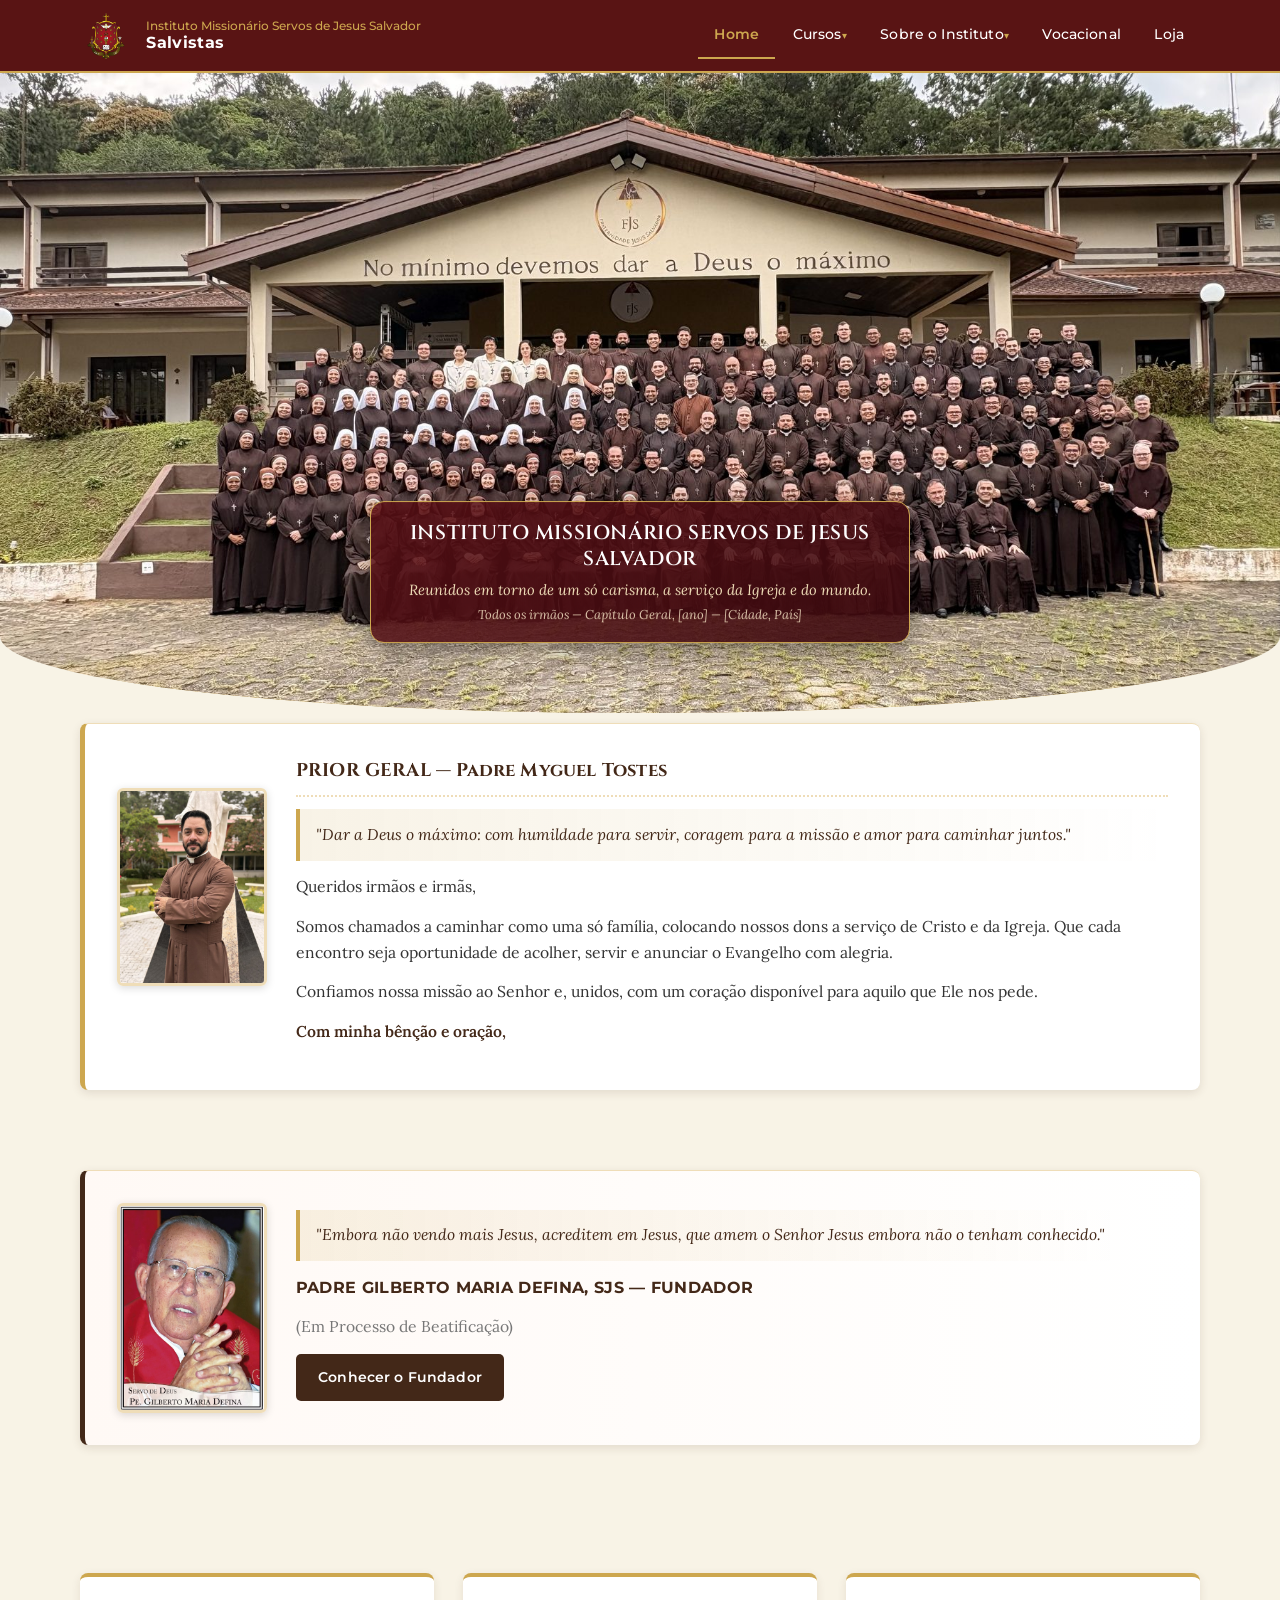
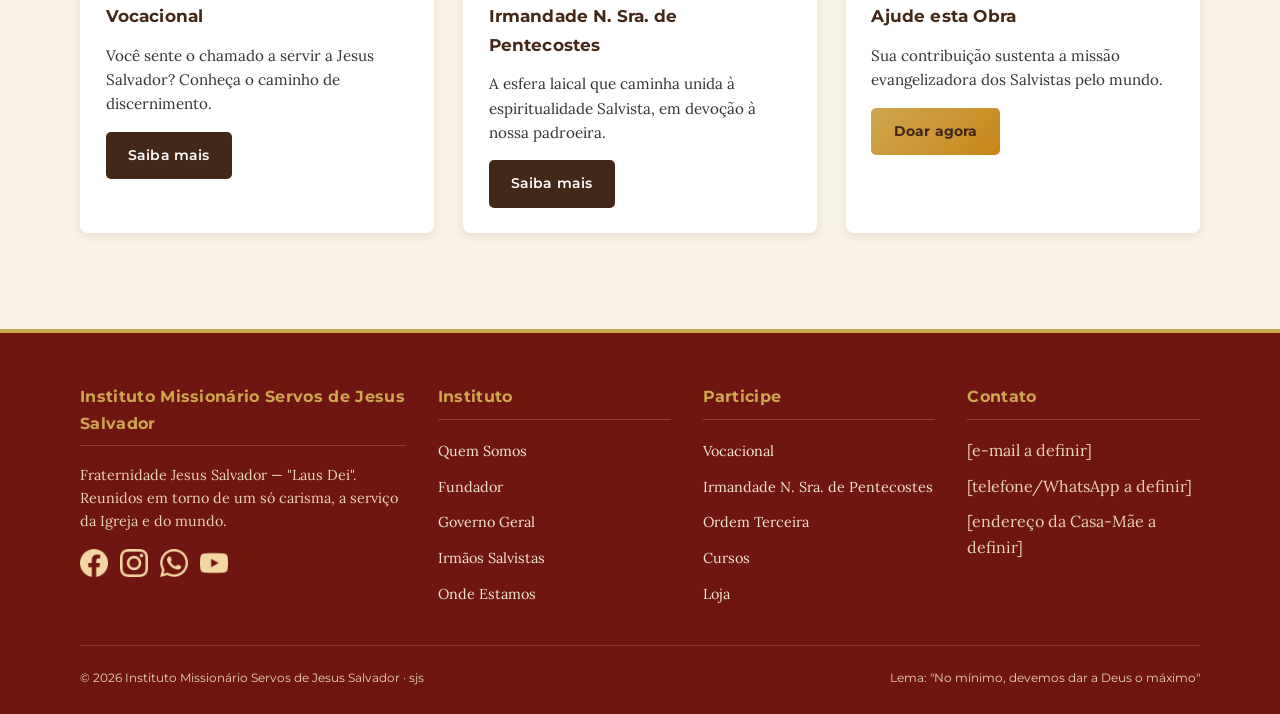
<file: index.html>
<!DOCTYPE html>
<html lang="pt-BR">
<head>
<meta charset="UTF-8">
<meta name="viewport" content="width=device-width, initial-scale=1.0, maximum-scale=1.0, user-scalable=no">
<title>Início | Instituto Missionário Servos de Jesus Salvador</title>
<meta name="description" content="Instituto Missionário Servos de Jesus Salvador — Fraternidade Jesus Salvador, Salvistas.">
<link rel="preconnect" href="https://fonts.googleapis.com">
<link rel="preconnect" href="https://fonts.gstatic.com" crossorigin>
<link href="https://fonts.googleapis.com/css2?family=Cinzel:wght@500;600&family=Lora:ital,wght@0,400;0,500;0,600;1,400&family=Montserrat:wght@500;600;700&display=swap" rel="stylesheet">
<link rel="stylesheet" href="index.css">
</head>
<body>

<header class="site-header">
  <div class="container header-bar">
    <a href="index.html" class="brand">
      <span class="brand-mark" aria-hidden="true">
        <img src="images/brasao.png" alt="Brasão do Instituto" width="44" height="44">
      </span>
      <span class="brand-text">
        <span class="eyebrow-brand">Instituto Missionário Servos de Jesus Salvador</span>
        <span class="brand-name">Salvistas</span>
      </span>
    </a>
    <button class="nav-toggle" aria-label="Abrir menu" aria-expanded="false">☰</button>
    <nav class="primary-nav" aria-label="Menu principal">
      <button class="nav-close" aria-label="Fechar menu">✕</button>
      <ul>
        <li class="active"><a href="index.html">Home</a></li>
        <li class="has-dropdown">
          <a href="#" class="dropdown-trigger">Cursos</a>
          <div class="dropdown">
            <a href="cursos.html">Cursos</a>
            <a href="formacao-permanente.html">Formação Permanente</a>
          </div>
        </li>
        <li class="has-dropdown">
          <a href="#" class="dropdown-trigger">Sobre o Instituto</a>
          <div class="dropdown">
            <a href="quem-somos.html">Quem Somos</a>
            <a href="fundador.html">Fundador</a>
            <a href="governo-geral.html">Governo Geral</a>
            <a href="irmaos-salvistas.html">Irmãos Salvistas</a>
            <a href="irmandade.html">Irmandade N. Sra. de Pentecostes</a>
            <a href="ordem-terceira.html">Ordem Terceira</a>
            <a href="onde-estamos.html">Onde Estamos</a>
            <a href="doacoes.html">Ajude esta Obra</a>
          </div>
        </li>
        <li class=""><a href="vocacional.html">Vocacional</a></li>
        <li class=""><a href="loja.html">Loja</a></li>
      </ul>
    </nav>
  </div>
</header>

<main>
<section class="home-hero">
  <div class="home-hero-photo">
    <img
      class="home-hero-photo-img"
      src="images/capitulo-geral.jpg"
      alt="Capítulo Geral — todos os irmãos do Instituto Missionário Servos de Jesus Salvador"
    >
    <div class="home-hero-box">
      <div class="home-hero-box-inner">
        <h1>Instituto Missionário Servos de Jesus Salvador</h1>
        <p class="hero-text">
          Reunidos em torno de um só carisma, a serviço da Igreja e do mundo.
        </p>
        <p class="hero-meta">
          Todos os irmãos — Capítulo Geral, [ano] — [Cidade, País]
        </p>
      </div>
    </div>
  </div>
</section>

<div class="container">
<section class="prior-message">
  <div class="priest-card">
    <div class="photo priest-photo"><img src="images/prior-geral.jpg" alt="Pe. Myguel Tostes, sjs — Prior Geral" loading="lazy"></div>
    <div class="priest-content">
      <h3>PRIOR GERAL — Padre Myguel Tostes</h3>
      <p class="card-quote">"Dar a Deus o máximo: com humildade para servir, coragem para a missão e amor para caminhar juntos."</p>
      <p>Queridos irmãos e irmãs,</p>
      <p>Somos chamados a caminhar como uma só família, colocando nossos dons a serviço de Cristo e da Igreja. Que cada encontro seja oportunidade de acolher, servir e anunciar o Evangelho com alegria.</p>
      <p>Confiamos nossa missão ao Senhor e, unidos, com um coração disponível para aquilo que Ele nos pede.</p>
      <p class="prior-blessing">Com minha bênção e oração,</p>
    </div>
  </div>
</section>

<section class="section-block">
  <div class="founder-card">
    <div class="photo founder-photo"><img src="images/fundador.jpg" alt="Padre Gilberto Maria Defina, sjs — Fundador" loading="lazy"></div>
    <div class="priest-content">
      <p class="card-quote">"Embora não vendo mais Jesus, acreditem em Jesus, que amem o Senhor Jesus embora não o tenham conhecido."</p>
      <p class="founder-cite">PADRE GILBERTO MARIA DEFINA, SJS — FUNDADOR</p>
      <p class="founder-sub">(Em Processo de Beatificação)</p>
      <a href="fundador.html" class="btn">Conhecer o Fundador</a>
    </div>
  </div>
</section>

<section class="services-grid grid grid-3">
  <div class="card">
    <h3>Vocacional</h3>
    <p>Você sente o chamado a servir a Jesus Salvador? Conheça o caminho de discernimento.</p>
    <a href="vocacional.html" class="btn">Saiba mais</a>
  </div>
  <div class="card">
    <h3>Irmandade N. Sra. de Pentecostes</h3>
    <p>A esfera laical que caminha unida à espiritualidade Salvista, em devoção à nossa padroeira.</p>
    <a href="irmandade.html" class="btn">Saiba mais</a>
  </div>
  <div class="card">
    <h3>Ajude esta Obra</h3>
    <p>Sua contribuição sustenta a missão evangelizadora dos Salvistas pelo mundo.</p>
    <a href="doacoes.html" class="btn btn-gold">Doar agora</a>
  </div>
</section>
</div>
</main>

<footer class="site-footer">
  <div class="container">
    <div class="footer-grid">
      <div>
        <h4>Instituto Missionário Servos de Jesus Salvador</h4>
        <p>Fraternidade Jesus Salvador — "Laus Dei". Reunidos em torno de um só carisma, a serviço da Igreja e do mundo.</p>
        <div class="social-row" aria-label="Redes sociais">
          <a href="#" aria-label="Facebook">
            <img src="images/facebook.png" alt="Facebook">
          </a>
          <a href="#" aria-label="Instagram">
            <img src="images/instagram.png" alt="Instagram">
          </a>
          <a href="#" aria-label="WhatsApp">
            <img src="images/whatsapp.png" alt="WhatsApp">
          </a>
          <a href="#" aria-label="YouTube">
            <img src="images/youtube.png" alt="YouTube">
          </a>
        </div>
      </div>
      <div>
        <h4>Instituto</h4>
        <ul>
          <li><a href="quem-somos.html">Quem Somos</a></li>
          <li><a href="fundador.html">Fundador</a></li>
          <li><a href="governo-geral.html">Governo Geral</a></li>
          <li><a href="irmaos-salvistas.html">Irmãos Salvistas</a></li>
          <li><a href="onde-estamos.html">Onde Estamos</a></li>
        </ul>
      </div>
      <div>
        <h4>Participe</h4>
        <ul>
          <li><a href="vocacional.html">Vocacional</a></li>
          <li><a href="irmandade.html">Irmandade N. Sra. de Pentecostes</a></li>
          <li><a href="ordem-terceira.html">Ordem Terceira</a></li>
          <li><a href="cursos.html">Cursos</a></li>
          <li><a href="loja.html">Loja</a></li>
        </ul>
      </div>
      <div>
        <h4>Contato</h4>
        <ul>
          <li>[e-mail a definir]</li>
          <li>[telefone/WhatsApp a definir]</li>
          <li>[endereço da Casa-Mãe a definir]</li>
        </ul>
      </div>
    </div>
    <div class="footer-bottom">
      <span>© <span class="js-year"></span> Instituto Missionário Servos de Jesus Salvador · sjs</span>
      <span>Lema: "No mínimo, devemos dar a Deus o máximo"</span>
    </div>
  </div>
</footer>

<script src="script.js"></script>
</body>
</html>
</file>
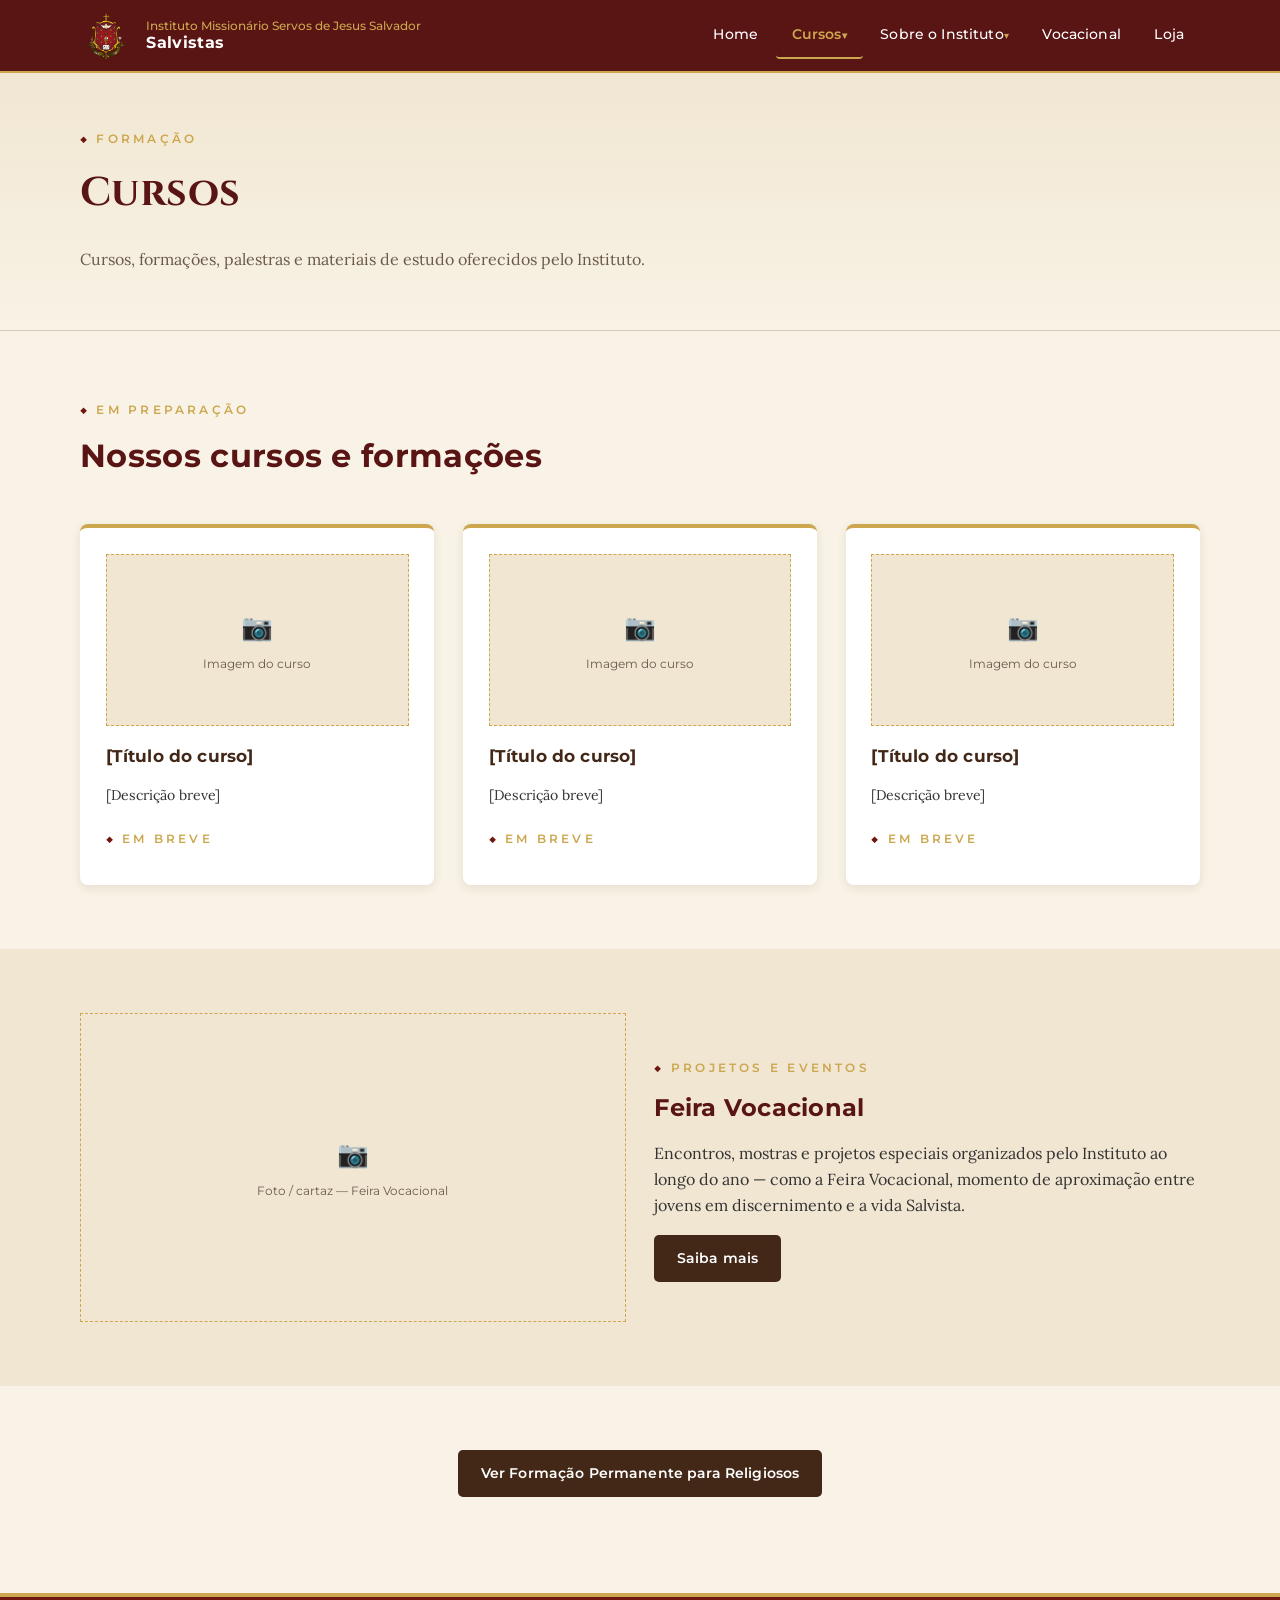
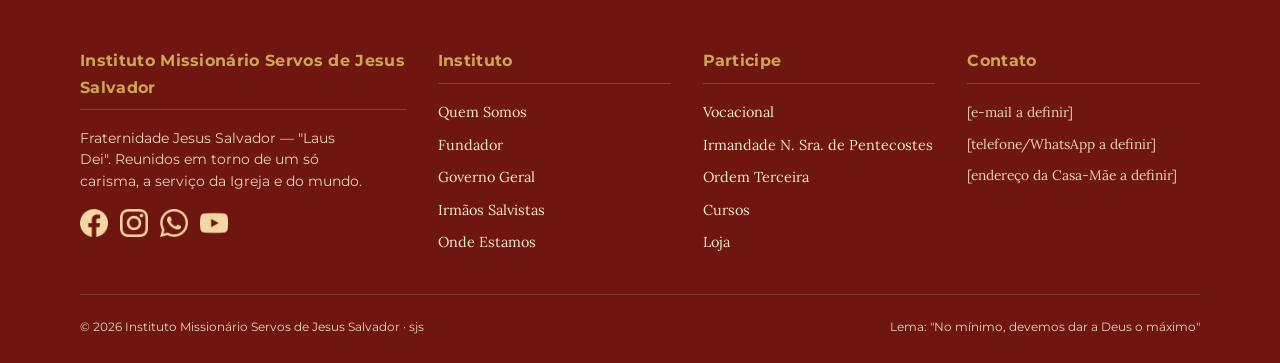
<file: cursos.html>
<!DOCTYPE html>
<html lang="pt-BR">
<head>
<meta charset="UTF-8">
<meta name="viewport" content="width=device-width, initial-scale=1.0">
<title>Cursos | Instituto Missionário Servos de Jesus Salvador</title>
<meta name="description" content="Cursos, formações e palestras do Instituto Missionário Servos de Jesus Salvador.">
<link rel="preconnect" href="https://fonts.googleapis.com">
<link rel="preconnect" href="https://fonts.gstatic.com" crossorigin>
<link href="https://fonts.googleapis.com/css2?family=Cinzel:wght@500;600&family=Lora:ital,wght@0,400;0,500;0,600;1,400&family=Montserrat:wght@500;600;700&display=swap" rel="stylesheet">
<link rel="stylesheet" href="cursos.css">
<link rel="stylesheet" href="index.css">
</head>
<body>


<header class="site-header">
  <div class="container header-bar">
    <a href="index.html" class="brand">
      <span class="brand-mark">
        <img src="images/brasao.png" alt="Brasão Salvistas">
      </span>
      <span class="brand-text">
        <span class="eyebrow-brand">Instituto Missionário Servos de Jesus Salvador</span>
        <span class="brand-name">Salvistas</span>
      </span>
    </a>
    <button class="nav-toggle" aria-label="Abrir menu" aria-expanded="false">☰</button>
    <nav class="primary-nav" aria-label="Menu principal">
      <button class="nav-close" aria-label="Fechar menu">✕</button>
      <ul>
        <li class=""><a href="index.html">Home</a></li>
        <li class="has-dropdown active">
          <a href="#" class="dropdown-trigger">Cursos</a>
          <div class="dropdown">
            <a href="cursos.html">Cursos</a>
            <a href="formacao-permanente.html">Formação Permanente</a>
          </div>
        </li>
        <li class="has-dropdown">
          <a href="#" class="dropdown-trigger">Sobre o Instituto</a>
          <div class="dropdown">
            <a href="quem-somos.html">Quem Somos</a>
            <a href="fundador.html">Fundador</a>
            <a href="governo-geral.html">Governo Geral</a>
            <a href="irmaos-salvistas.html">Irmãos Salvistas</a>
            <a href="irmandade.html">Irmandade N. Sra. de Pentecostes</a>
            <a href="ordem-terceira.html">Ordem Terceira</a>
            <a href="onde-estamos.html">Onde Estamos</a>
            <a href="doacoes.html">Ajude esta Obra</a>
          </div>
        </li>
        <li class=""><a href="vocacional.html">Vocacional</a></li>
        <li class=""><a href="loja.html">Loja</a></li>
      </ul>
    </nav>
  </div>
</header>


<main>
<div class="page-hero">
  <div class="container">
    <p class="eyebrow">Formação</p>
    <h1>Cursos</h1>
    <p class="lede" style="max-width:60ch;font-family:var(--serif);color:var(--tinta-suave);">Cursos, formações, palestras e materiais de estudo oferecidos pelo Instituto.</p>
  </div>
</div>


<section>
  <div class="container">
    <div class="section-head"><p class="eyebrow">Em preparação</p><h2>Nossos cursos e formações</h2></div>
    <div class="grid grid-3">
      <div class="card"><div class="placeholder wide"><div class="ph-inner"><span class="ph-icon">📷</span><span>Imagem do curso</span></div></div><h3 style="margin-top:1rem;">[Título do curso]</h3><p style="font-size:.88rem;">[Descrição breve]</p><span class="eyebrow" style="margin-top:.6rem;">Em breve</span></div>
      <div class="card"><div class="placeholder wide"><div class="ph-inner"><span class="ph-icon">📷</span><span>Imagem do curso</span></div></div><h3 style="margin-top:1rem;">[Título do curso]</h3><p style="font-size:.88rem;">[Descrição breve]</p><span class="eyebrow" style="margin-top:.6rem;">Em breve</span></div>
      <div class="card"><div class="placeholder wide"><div class="ph-inner"><span class="ph-icon">📷</span><span>Imagem do curso</span></div></div><h3 style="margin-top:1rem;">[Título do curso]</h3><p style="font-size:.88rem;">[Descrição breve]</p><span class="eyebrow" style="margin-top:.6rem;">Em breve</span></div>
    </div>
  </div>
</section>


<section class="tint">
  <div class="container grid grid-2" style="align-items:center;">
    <div class="placeholder wide"><div class="ph-inner"><span class="ph-icon">📷</span><span>Foto / cartaz — Feira Vocacional</span></div></div>
    <div>
      <p class="eyebrow">Projetos e eventos</p>
      <h2>Feira Vocacional</h2>
      <p>Encontros, mostras e projetos especiais organizados pelo Instituto ao longo do ano — como a Feira Vocacional, momento de aproximação entre jovens em discernimento e a vida Salvista.</p>
      <a href="#vocacional" class="btn">Saiba mais</a>
    </div>
  </div>
</section>


<section>
  <div class="container" style="text-align:center;">
    <a href="formacao-permanente.html" class="btn btn-solid">Ver Formação Permanente para Religiosos</a>
  </div>
</section>

</main>


<footer class="site-footer">
  <div class="container">
    <div class="footer-grid">
      <div>
        <h4>Instituto Missionário Servos de Jesus Salvador</h4>
        <p style="font-family:var(--ui);font-size:.85rem;max-width:32ch;">Fraternidade Jesus Salvador — "Laus Dei". Reunidos em torno de um só carisma, a serviço da Igreja e do mundo.</p>
               <div class="social-row" aria-label="Redes sociais">
          <a href="#" aria-label="Facebook">
            <img src="images/facebook.png" alt="Facebook">
          </a>
          <a href="#" aria-label="Instagram">
            <img src="images/instagram.png" alt="Instagram">
          </a>
          <a href="#" aria-label="WhatsApp">
            <img src="images/whatsapp.png" alt="WhatsApp">
          </a>
          <a href="#" aria-label="YouTube">
            <img src="images/youtube.png" alt="YouTube">
          </a>
        </div>
      </div>
      <div>
        <h4>Instituto</h4>
        <ul>
          <li><a href="quem-somos.html">Quem Somos</a></li>
          <li><a href="fundador.html">Fundador</a></li>
          <li><a href="governo-geral.html">Governo Geral</a></li>
          <li><a href="irmaos-salvistas.html">Irmãos Salvistas</a></li>
          <li><a href="onde-estamos.html">Onde Estamos</a></li>
        </ul>
      </div>
      <div>
        <h4>Participe</h4>
        <ul>
          <li><a href="vocacional.html">Vocacional</a></li>
          <li><a href="irmandade.html">Irmandade N. Sra. de Pentecostes</a></li>
          <li><a href="ordem-terceira.html">Ordem Terceira</a></li>
          <li><a href="cursos.html">Cursos</a></li>
          <li><a href="loja.html">Loja</a></li>
        </ul>
      </div>
      <div>
        <h4>Contato</h4>
        <ul>
          <li>[e-mail a definir]</li>
          <li>[telefone/WhatsApp a definir]</li>
          <li>[endereço da Casa-Mãe a definir]</li>
        </ul>
      </div>
    </div>
    <div class="footer-bottom">
      <span>© <span class="js-year"></span> Instituto Missionário Servos de Jesus Salvador · sjs</span>
      <span>Lema: "No mínimo, devemos dar a Deus o máximo"</span>
    </div>
  </div>
</footer>


<script src="script.js"></script>
</body>
</html>
</file>
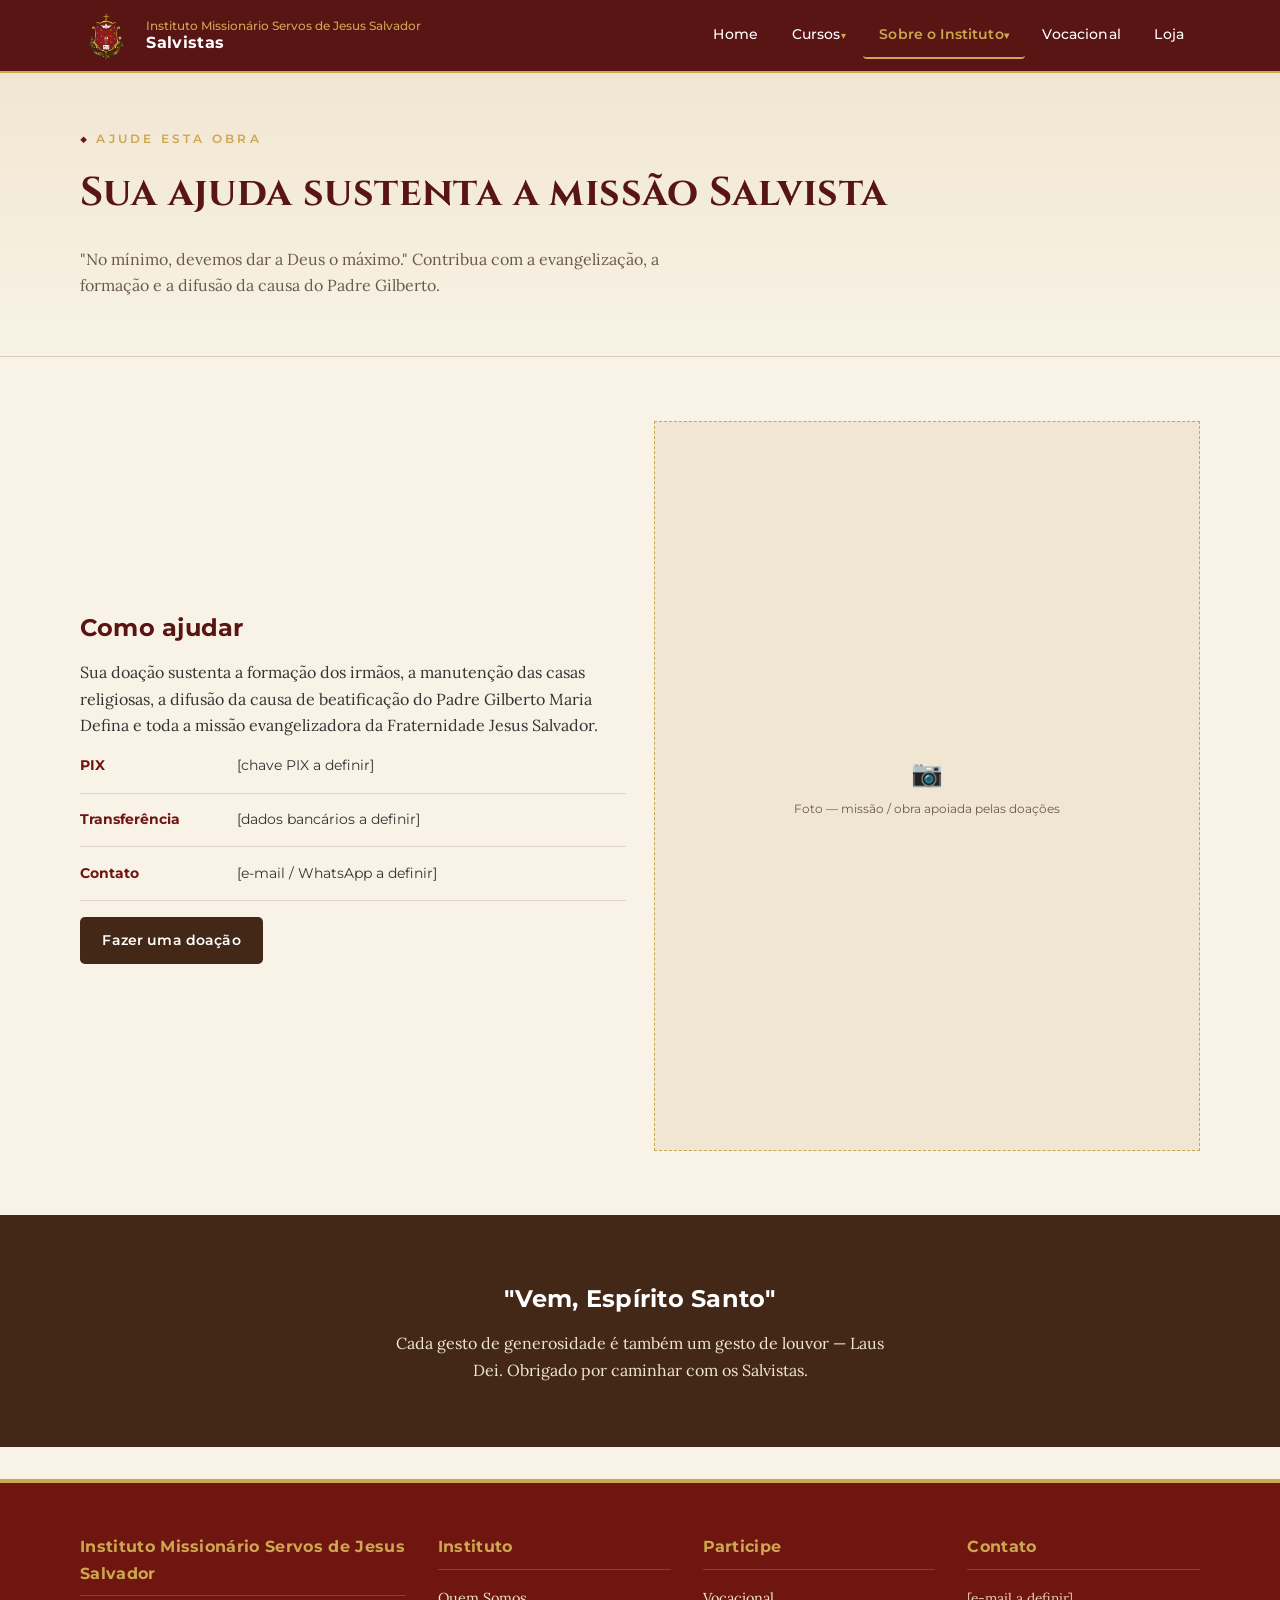
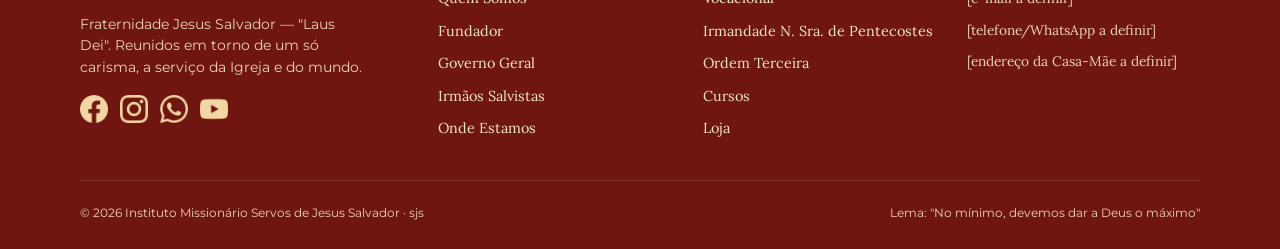
<file: doacoes.html>
<!DOCTYPE html>
<html lang="pt-BR">
<head>
<meta charset="UTF-8">
<meta name="viewport" content="width=device-width, initial-scale=1.0">
<title>Ajude esta Obra | Instituto Missionário Servos de Jesus Salvador</title>
<meta name="description" content="Contribua com a missão do Instituto Missionário Servos de Jesus Salvador.">
<link rel="preconnect" href="https://fonts.googleapis.com">
<link rel="preconnect" href="https://fonts.gstatic.com" crossorigin>
<link href="https://fonts.googleapis.com/css2?family=Cinzel:wght@500;600&family=Lora:ital,wght@0,400;0,500;0,600;1,400&family=Montserrat:wght@500;600;700&display=swap" rel="stylesheet">
<link rel="stylesheet" href="doacoes.css">
<link rel="stylesheet" href="index.css">
</head>
<body>


<header class="site-header">
  <div class="container header-bar">
    <a href="index.html" class="brand">
      <span class="brand-mark">
        <img src="images/brasao.png" alt="Brasão Salvistas">
      </span>
      <span class="brand-text">
        <span class="eyebrow-brand">Instituto Missionário Servos de Jesus Salvador</span>
        <span class="brand-name">Salvistas</span>
      </span>
    </a>
    <button class="nav-toggle" aria-label="Abrir menu" aria-expanded="false">☰</button>
    <nav class="primary-nav" aria-label="Menu principal">
      <button class="nav-close" aria-label="Fechar menu">✕</button>
      <ul>
        <li class=""><a href="index.html">Home</a></li>
        <li class="has-dropdown">
          <a href="#" class="dropdown-trigger">Cursos</a>
          <div class="dropdown">
            <a href="cursos.html">Cursos</a>
            <a href="formacao-permanente.html">Formação Permanente</a>
          </div>
        </li>
        <li class="has-dropdown active">
          <a href="#" class="dropdown-trigger">Sobre o Instituto</a>
          <div class="dropdown">
            <a href="quem-somos.html">Quem Somos</a>
            <a href="fundador.html">Fundador</a>
            <a href="governo-geral.html">Governo Geral</a>
            <a href="irmaos-salvistas.html">Irmãos Salvistas</a>
            <a href="irmandade.html">Irmandade N. Sra. de Pentecostes</a>
            <a href="ordem-terceira.html">Ordem Terceira</a>
            <a href="onde-estamos.html">Onde Estamos</a>
            <a href="doacoes.html">Ajude esta Obra</a>
          </div>
        </li>
        <li class=""><a href="vocacional.html">Vocacional</a></li>
        <li class=""><a href="loja.html">Loja</a></li>
      </ul>
    </nav>
  </div>
</header>


<main>
<div class="page-hero">
  <div class="container">
    <p class="eyebrow">Ajude esta Obra</p>
    <h1>Sua ajuda sustenta a missão Salvista</h1>
    <p class="lede" style="max-width:60ch;font-family:var(--serif);color:var(--tinta-suave);">"No mínimo, devemos dar a Deus o máximo." Contribua com a evangelização, a formação e a difusão da causa do Padre Gilberto.</p>
  </div>
</div>


<section>
  <div class="container grid grid-2" style="align-items:center;">
    <div>
      <h2>Como ajudar</h2>
      <p>Sua doação sustenta a formação dos irmãos, a manutenção das casas religiosas, a difusão da causa de beatificação do Padre Gilberto Maria Defina e toda a missão evangelizadora da Fraternidade Jesus Salvador.</p>
      <ul class="info-list">
        <li><strong>PIX</strong> [chave PIX a definir]</li>
        <li><strong>Transferência</strong> [dados bancários a definir]</li>
        <li><strong>Contato</strong> [e-mail / WhatsApp a definir]</li>
      </ul>
      <a href="#" class="btn btn-solid" style="margin-top:1rem;">Fazer uma doação</a>
    </div>
    <div class="placeholder tall"><div class="ph-inner"><span class="ph-icon">📷</span><span>Foto — missão / obra apoiada pelas doações</span></div></div>
  </div>
</section>


<section class="dark" style="text-align:center;">
  <div class="container">
    <h2 style="color:#fff;">"Vem, Espírito Santo"</h2>
    <p style="max-width:50ch;margin:0 auto;">Cada gesto de generosidade é também um gesto de louvor — Laus Dei. Obrigado por caminhar com os Salvistas.</p>
  </div>
</section>

</main>


<footer class="site-footer">
  <div class="container">
    <div class="footer-grid">
      <div>
        <h4>Instituto Missionário Servos de Jesus Salvador</h4>
        <p style="font-family:var(--ui);font-size:.85rem;max-width:32ch;">Fraternidade Jesus Salvador — "Laus Dei". Reunidos em torno de um só carisma, a serviço da Igreja e do mundo.</p>
                <div class="social-row" aria-label="Redes sociais">
          <a href="#" aria-label="Facebook">
            <img src="images/facebook.png" alt="Facebook">
          </a>
          <a href="#" aria-label="Instagram">
            <img src="images/instagram.png" alt="Instagram">
          </a>
          <a href="#" aria-label="WhatsApp">
            <img src="images/whatsapp.png" alt="WhatsApp">
          </a>
          <a href="#" aria-label="YouTube">
            <img src="images/youtube.png" alt="YouTube">
          </a>
        </div>
      </div>
      <div>
        <h4>Instituto</h4>
        <ul>
          <li><a href="quem-somos.html">Quem Somos</a></li>
          <li><a href="fundador.html">Fundador</a></li>
          <li><a href="governo-geral.html">Governo Geral</a></li>
          <li><a href="irmaos-salvistas.html">Irmãos Salvistas</a></li>
          <li><a href="onde-estamos.html">Onde Estamos</a></li>
        </ul>
      </div>
      <div>
        <h4>Participe</h4>
        <ul>
          <li><a href="vocacional.html">Vocacional</a></li>
          <li><a href="irmandade.html">Irmandade N. Sra. de Pentecostes</a></li>
          <li><a href="ordem-terceira.html">Ordem Terceira</a></li>
          <li><a href="cursos.html">Cursos</a></li>
          <li><a href="loja.html">Loja</a></li>
        </ul>
      </div>
      <div>
        <h4>Contato</h4>
        <ul>
          <li>[e-mail a definir]</li>
          <li>[telefone/WhatsApp a definir]</li>
          <li>[endereço da Casa-Mãe a definir]</li>
        </ul>
      </div>
    </div>
    <div class="footer-bottom">
      <span>© <span class="js-year"></span> Instituto Missionário Servos de Jesus Salvador · sjs</span>
      <span>Lema: "No mínimo, devemos dar a Deus o máximo"</span>
    </div>
  </div>
</footer>


<script src="script.js"></script>
</body>
</html>
</file>
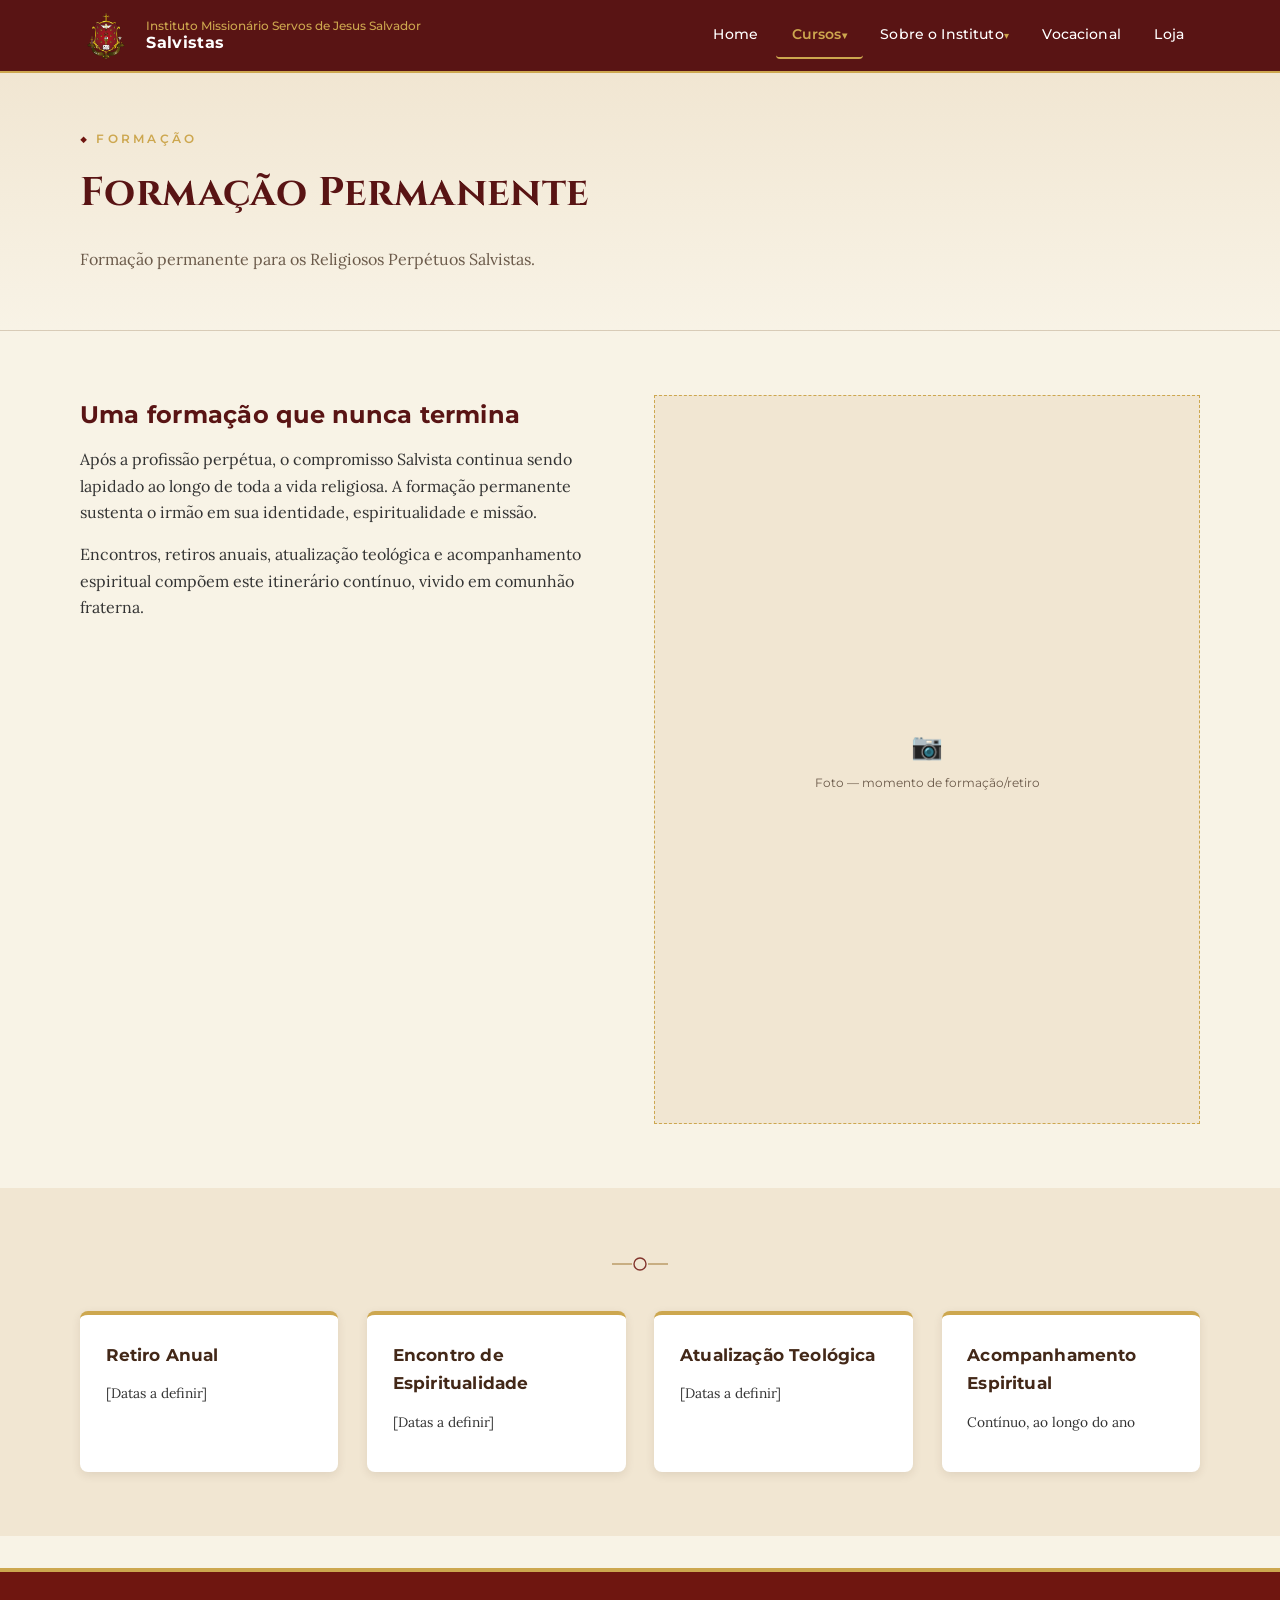
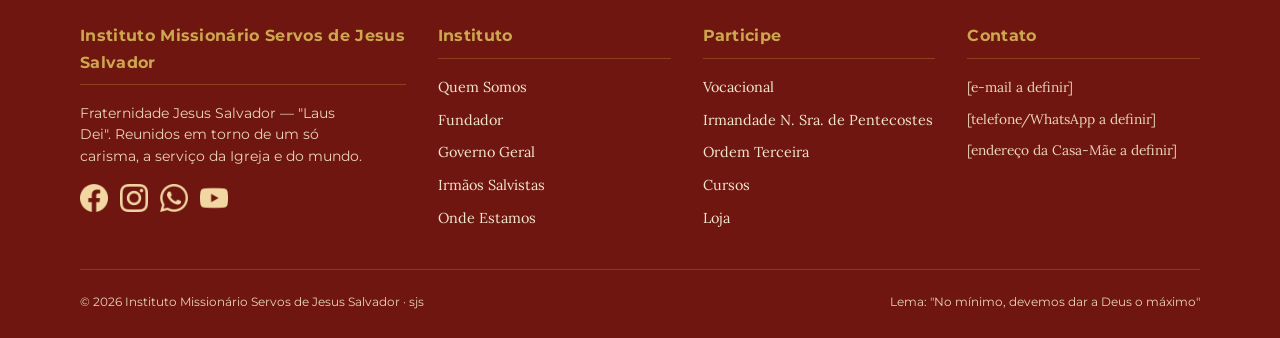
<file: formacao-permanente.html>
<!DOCTYPE html>
<html lang="pt-BR">
<head>
<meta charset="UTF-8">
<meta name="viewport" content="width=device-width, initial-scale=1.0">
<title>Formação Permanente | Instituto Missionário Servos de Jesus Salvador</title>
<meta name="description" content="Formação permanente para os Religiosos Perpétuos Salvistas.">
<link rel="preconnect" href="https://fonts.googleapis.com">
<link rel="preconnect" href="https://fonts.gstatic.com" crossorigin>
<link href="https://fonts.googleapis.com/css2?family=Cinzel:wght@500;600&family=Lora:ital,wght@0,400;0,500;0,600;1,400&family=Montserrat:wght@500;600;700&display=swap" rel="stylesheet">
<link rel="stylesheet" href="formacao-permanente.css">
<link rel="stylesheet" href="index.css">
</head>
<body>


<header class="site-header">
  <div class="container header-bar">
    <a href="index.html" class="brand">
      <span class="brand-mark">
        <img src="images/brasao.png" alt="Brasão Salvistas">
      </span>
      <span class="brand-text">
        <span class="eyebrow-brand">Instituto Missionário Servos de Jesus Salvador</span>
        <span class="brand-name">Salvistas</span>
      </span>
    </a>
    <button class="nav-toggle" aria-label="Abrir menu" aria-expanded="false">☰</button>
    <nav class="primary-nav" aria-label="Menu principal">
      <button class="nav-close" aria-label="Fechar menu">✕</button>
      <ul>
        <li class=""><a href="index.html">Home</a></li>
        <li class="has-dropdown active">
          <a href="#" class="dropdown-trigger">Cursos</a>
          <div class="dropdown">
            <a href="cursos.html">Cursos</a>
            <a href="formacao-permanente.html">Formação Permanente</a>
          </div>
        </li>
        <li class="has-dropdown">
          <a href="#" class="dropdown-trigger">Sobre o Instituto</a>
          <div class="dropdown">
            <a href="quem-somos.html">Quem Somos</a>
            <a href="fundador.html">Fundador</a>
            <a href="governo-geral.html">Governo Geral</a>
            <a href="irmaos-salvistas.html">Irmãos Salvistas</a>
            <a href="irmandade.html">Irmandade N. Sra. de Pentecostes</a>
            <a href="ordem-terceira.html">Ordem Terceira</a>
            <a href="onde-estamos.html">Onde Estamos</a>
            <a href="doacoes.html">Ajude esta Obra</a>
          </div>
        </li>
        <li class=""><a href="vocacional.html">Vocacional</a></li>
        <li class=""><a href="loja.html">Loja</a></li>
      </ul>
    </nav>
  </div>
</header>


<main>
<div class="page-hero">
  <div class="container">
    <p class="eyebrow">Formação</p>
    <h1>Formação Permanente</h1>
    <p class="lede" style="max-width:60ch;font-family:var(--serif);color:var(--tinta-suave);">Formação permanente para os Religiosos Perpétuos Salvistas.</p>
  </div>
</div>


<section>
  <div class="container grid grid-2">
    <div>
      <h2>Uma formação que nunca termina</h2>
      <p>Após a profissão perpétua, o compromisso Salvista continua sendo lapidado ao longo de toda a vida religiosa. A formação permanente sustenta o irmão em sua identidade, espiritualidade e missão.</p>
      <p>Encontros, retiros anuais, atualização teológica e acompanhamento espiritual compõem este itinerário contínuo, vivido em comunhão fraterna.</p>
    </div>
    <div class="placeholder tall"><div class="ph-inner"><span class="ph-icon">📷</span><span>Foto — momento de formação/retiro</span></div></div>
  </div>
</section>


<section class="tint">
  <div class="container">
    <div class="divider-rays" aria-hidden="true">
      <svg viewBox="0 0 60 24" width="60" height="24"><path d="M2 12 H22" stroke="#af8a4e" stroke-width="1.4"/>
      <circle cx="30" cy="12" r="6" fill="none" stroke="#6f1610" stroke-width="1.4"/>
      <path d="M38 12 H58" stroke="#af8a4e" stroke-width="1.4"/></svg>
    </div>
    <div class="grid grid-4">
      <div class="card"><h3>Retiro Anual</h3><p style="font-size:.86rem;">[Datas a definir]</p></div>
      <div class="card"><h3>Encontro de Espiritualidade</h3><p style="font-size:.86rem;">[Datas a definir]</p></div>
      <div class="card"><h3>Atualização Teológica</h3><p style="font-size:.86rem;">[Datas a definir]</p></div>
      <div class="card"><h3>Acompanhamento Espiritual</h3><p style="font-size:.86rem;">Contínuo, ao longo do ano</p></div>
    </div>
  </div>
</section>

</main>


<footer class="site-footer">
  <div class="container">
    <div class="footer-grid">
      <div>
        <h4>Instituto Missionário Servos de Jesus Salvador</h4>
        <p style="font-family:var(--ui);font-size:.85rem;max-width:32ch;">Fraternidade Jesus Salvador — "Laus Dei". Reunidos em torno de um só carisma, a serviço da Igreja e do mundo.</p>
                <div class="social-row" aria-label="Redes sociais">
          <a href="#" aria-label="Facebook">
            <img src="images/facebook.png" alt="Facebook">
          </a>
          <a href="#" aria-label="Instagram">
            <img src="images/instagram.png" alt="Instagram">
          </a>
          <a href="#" aria-label="WhatsApp">
            <img src="images/whatsapp.png" alt="WhatsApp">
          </a>
          <a href="#" aria-label="YouTube">
            <img src="images/youtube.png" alt="YouTube">
          </a>
        </div>
      </div>
      <div>
        <h4>Instituto</h4>
        <ul>
          <li><a href="quem-somos.html">Quem Somos</a></li>
          <li><a href="fundador.html">Fundador</a></li>
          <li><a href="governo-geral.html">Governo Geral</a></li>
          <li><a href="irmaos-salvistas.html">Irmãos Salvistas</a></li>
          <li><a href="onde-estamos.html">Onde Estamos</a></li>
        </ul>
      </div>
      <div>
        <h4>Participe</h4>
        <ul>
          <li><a href="vocacional.html">Vocacional</a></li>
          <li><a href="irmandade.html">Irmandade N. Sra. de Pentecostes</a></li>
          <li><a href="ordem-terceira.html">Ordem Terceira</a></li>
          <li><a href="cursos.html">Cursos</a></li>
          <li><a href="loja.html">Loja</a></li>
        </ul>
      </div>
      <div>
        <h4>Contato</h4>
        <ul>
          <li>[e-mail a definir]</li>
          <li>[telefone/WhatsApp a definir]</li>
          <li>[endereço da Casa-Mãe a definir]</li>
        </ul>
      </div>
    </div>
    <div class="footer-bottom">
      <span>© <span class="js-year"></span> Instituto Missionário Servos de Jesus Salvador · sjs</span>
      <span>Lema: "No mínimo, devemos dar a Deus o máximo"</span>
    </div>
  </div>
</footer>


<script src="script.js"></script>
</body>
</html>
</file>
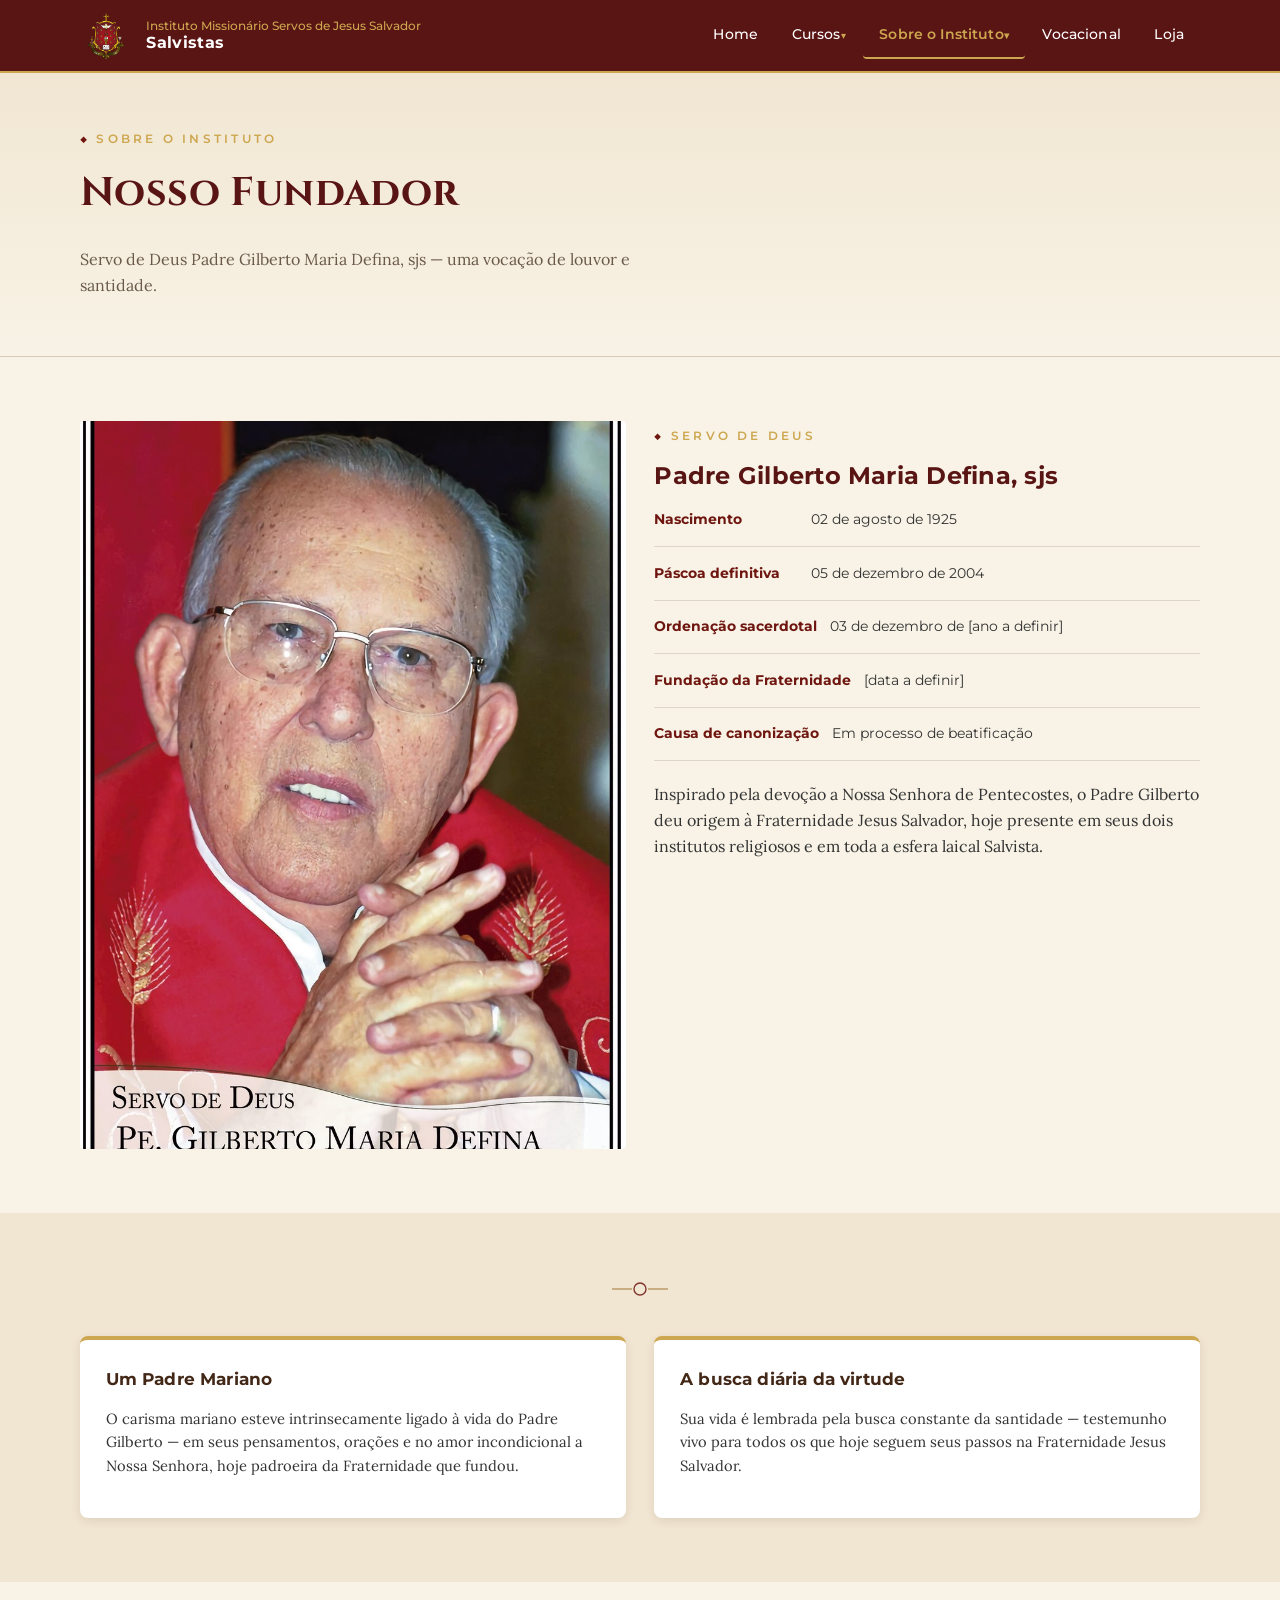
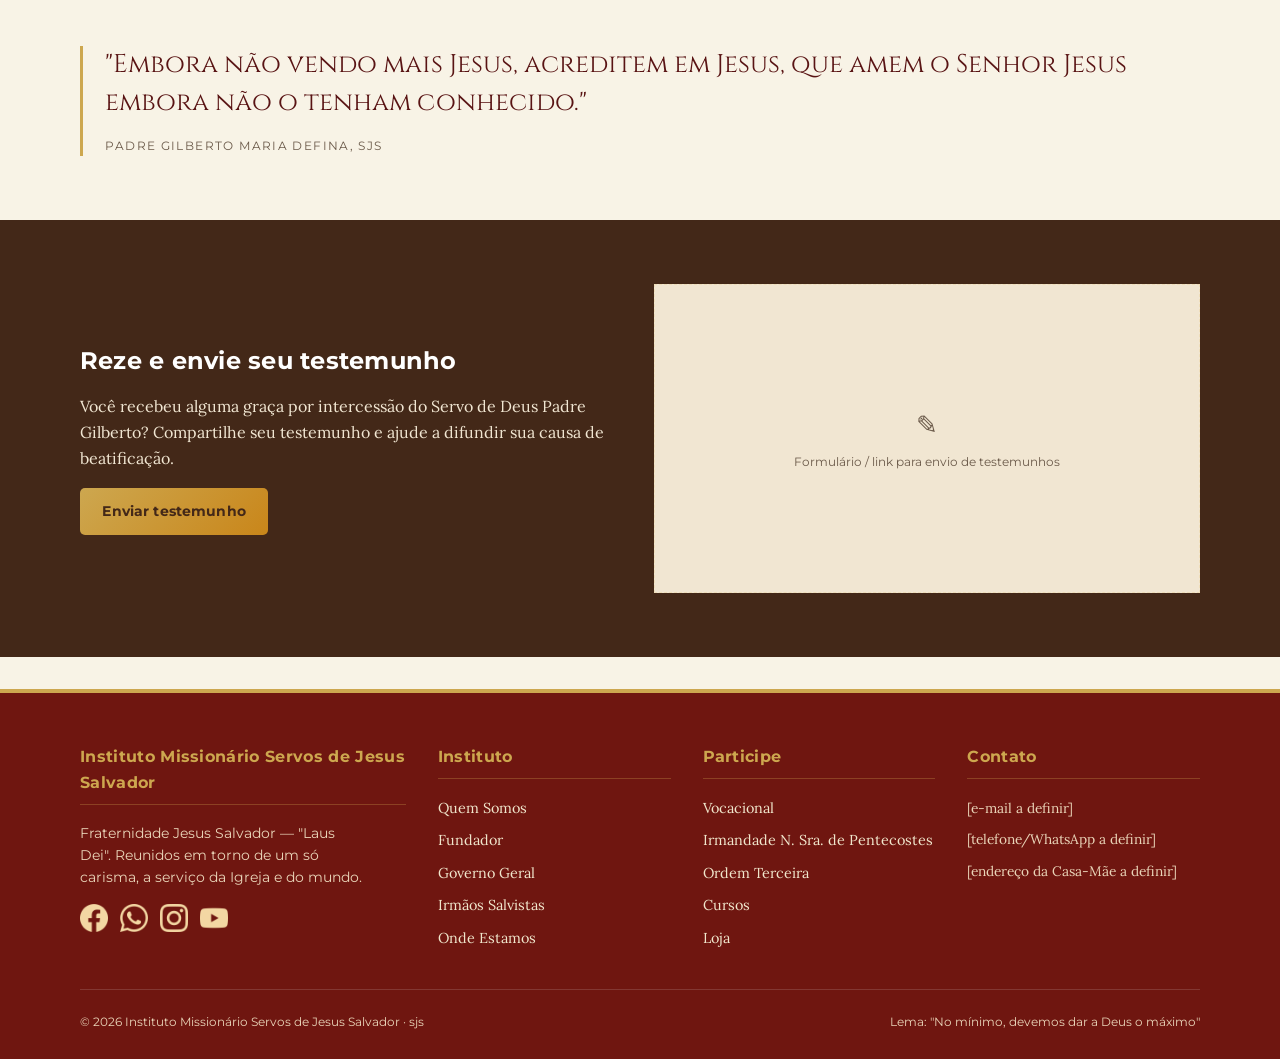
<file: fundador.html>
<!DOCTYPE html>
<html lang="pt-BR">
<head>
<meta charset="UTF-8">
<meta name="viewport" content="width=device-width, initial-scale=1.0">
<title>Fundador | Instituto Missionário Servos de Jesus Salvador</title>
<meta name="description" content="Servo de Deus Padre Gilberto Maria Defina, sjs — fundador da Fraternidade Jesus Salvador.">
<link rel="preconnect" href="https://fonts.googleapis.com">
<link rel="preconnect" href="https://fonts.gstatic.com" crossorigin>
<link href="https://fonts.googleapis.com/css2?family=Cinzel:wght@500;600&family=Lora:ital,wght@0,400;0,500;0,600;1,400&family=Montserrat:wght@500;600;700&display=swap" rel="stylesheet">
<link rel="stylesheet" href="fundador.css">
<link rel="stylesheet" href="index.css">
</head>
<body>


<header class="site-header">
  <div class="container header-bar">
    <a href="index.html" class="brand">
      <span class="brand-mark">
        <img src="images/brasao.png" alt="Brasão Salvistas">
      </span>
      <span class="brand-text">
        <span class="eyebrow-brand">Instituto Missionário Servos de Jesus Salvador</span>
        <span class="brand-name">Salvistas</span>
      </span>
    </a>
    <button class="nav-toggle" aria-label="Abrir menu" aria-expanded="false">☰</button>
    <nav class="primary-nav" aria-label="Menu principal">
      <button class="nav-close" aria-label="Fechar menu">✕</button>
      <ul>
        <li class=""><a href="index.html">Home</a></li>
        <li class="has-dropdown">
          <a href="#" class="dropdown-trigger">Cursos</a>
          <div class="dropdown">
            <a href="cursos.html">Cursos</a>
            <a href="formacao-permanente.html">Formação Permanente</a>
          </div>
        </li>
        <li class="has-dropdown active">
          <a href="#" class="dropdown-trigger">Sobre o Instituto</a>
          <div class="dropdown">
            <a href="quem-somos.html">Quem Somos</a>
            <a href="fundador.html">Fundador</a>
            <a href="governo-geral.html">Governo Geral</a>
            <a href="irmaos-salvistas.html">Irmãos Salvistas</a>
            <a href="irmandade.html">Irmandade N. Sra. de Pentecostes</a>
            <a href="ordem-terceira.html">Ordem Terceira</a>
            <a href="onde-estamos.html">Onde Estamos</a>
            <a href="doacoes.html">Ajude esta Obra</a>
          </div>
        </li>
        <li class=""><a href="vocacional.html">Vocacional</a></li>
        <li class=""><a href="loja.html">Loja</a></li>
      </ul>
    </nav>
  </div>
</header>


<main>
<div class="page-hero">
  <div class="container">
    <p class="eyebrow">Sobre o Instituto</p>
    <h1>Nosso Fundador</h1>
    <p class="lede" style="max-width:60ch;font-family:var(--serif);color:var(--tinta-suave);">Servo de Deus Padre Gilberto Maria Defina, sjs — uma vocação de louvor e santidade.</p>
  </div>
</div>


<section>
  <div class="container grid grid-2" style="align-items:start;">
    <div class="photo tall"><img src="images/fundador.jpg" alt="Padre Gilberto Maria Defina, sjs — Fundador" loading="lazy"></div>
    <div>
      <p class="eyebrow">Servo de Deus</p>
      <h2>Padre Gilberto Maria Defina, sjs</h2>
      <ul class="info-list">
        <li><strong>Nascimento</strong> 02 de agosto de 1925</li>
        <li><strong>Páscoa definitiva</strong> 05 de dezembro de 2004</li>
        <li><strong>Ordenação sacerdotal</strong> 03 de dezembro de [ano a definir]</li>
        <li><strong>Fundação da Fraternidade</strong> [data a definir]</li>
        <li><strong>Causa de canonização</strong> Em processo de beatificação</li>
      </ul>
      <p style="margin-top:1.2rem;">Inspirado pela devoção a Nossa Senhora de Pentecostes, o Padre Gilberto deu origem à Fraternidade Jesus Salvador, hoje presente em seus dois institutos religiosos e em toda a esfera laical Salvista.</p>
    </div>
  </div>
</section>


<section class="tint">
  <div class="container">
    <div class="divider-rays" aria-hidden="true">
      <svg viewBox="0 0 60 24" width="60" height="24"><path d="M2 12 H22" stroke="#af8a4e" stroke-width="1.4"/>
      <circle cx="30" cy="12" r="6" fill="none" stroke="#6f1610" stroke-width="1.4"/>
      <path d="M38 12 H58" stroke="#af8a4e" stroke-width="1.4"/></svg>
    </div>
    <div class="grid grid-2">
      <div class="card">
        <h3>Um Padre Mariano</h3>
        <p style="font-size:.92rem;">O carisma mariano esteve intrinsecamente ligado à vida do Padre Gilberto — em seus pensamentos, orações e no amor incondicional a Nossa Senhora, hoje padroeira da Fraternidade que fundou.</p>
      </div>
      <div class="card">
        <h3>A busca diária da virtude</h3>
        <p style="font-size:.92rem;">Sua vida é lembrada pela busca constante da santidade — testemunho vivo para todos os que hoje seguem seus passos na Fraternidade Jesus Salvador.</p>
      </div>
    </div>
  </div>
</section>


<section>
  <div class="container">
    <blockquote class="pull-quote">
      "Embora não vendo mais Jesus, acreditem em Jesus, que amem o Senhor Jesus embora não o tenham conhecido."
      <cite>Padre Gilberto Maria Defina, sjs</cite>
    </blockquote>
  </div>
</section>


<section class="dark">
  <div class="container grid grid-2" style="align-items:center;">
    <div>
      <h2 style="color:#fff;">Reze e envie seu testemunho</h2>
      <p>Você recebeu alguma graça por intercessão do Servo de Deus Padre Gilberto? Compartilhe seu testemunho e ajude a difundir sua causa de beatificação.</p>
      <a href="doacoes.html" class="btn btn-gold">Enviar testemunho</a>
    </div>
    <div class="placeholder wide gold-border"><div class="ph-inner"><span class="ph-icon">✎</span><span>Formulário / link para envio de testemunhos</span></div></div>
  </div>
</section>

</main>


<footer class="site-footer">
  <div class="container">
    <div class="footer-grid">
      <div>
        <h4>Instituto Missionário Servos de Jesus Salvador</h4>
        <p style="font-family:var(--ui);font-size:.85rem;max-width:32ch;">Fraternidade Jesus Salvador — "Laus Dei". Reunidos em torno de um só carisma, a serviço da Igreja e do mundo.</p>
        <div class="social-row" aria-label="Redes sociais">
          <a href="#" aria-label="Facebook">
            <img src="images/facebook.png" alt="Facebook">
          </a>
          <a href="#" aria-label="WhatsApp">
            <img src="images/whatsapp.png" alt="WhatsApp">
          </a>
          <a href="#" aria-label="Instagram">
            <img src="images/instagram.png" alt="Instagram">
          </a>
          <a href="#" aria-label="YouTube">
            <img src="images/youtube.png" alt="YouTube">
          </a>
        </div>
      </div>
      <div>
        <h4>Instituto</h4>
        <ul>
          <li><a href="quem-somos.html">Quem Somos</a></li>
          <li><a href="fundador.html">Fundador</a></li>
          <li><a href="governo-geral.html">Governo Geral</a></li>
          <li><a href="irmaos-salvistas.html">Irmãos Salvistas</a></li>
          <li><a href="onde-estamos.html">Onde Estamos</a></li>
        </ul>
      </div>
      <div>
        <h4>Participe</h4>
        <ul>
          <li><a href="vocacional.html">Vocacional</a></li>
          <li><a href="irmandade.html">Irmandade N. Sra. de Pentecostes</a></li>
          <li><a href="ordem-terceira.html">Ordem Terceira</a></li>
          <li><a href="cursos.html">Cursos</a></li>
          <li><a href="loja.html">Loja</a></li>
        </ul>
      </div>
      <div>
        <h4>Contato</h4>
        <ul>
          <li>[e-mail a definir]</li>
          <li>[telefone/WhatsApp a definir]</li>
          <li>[endereço da Casa-Mãe a definir]</li>
        </ul>
      </div>
    </div>
    <div class="footer-bottom">
      <span>© <span class="js-year"></span> Instituto Missionário Servos de Jesus Salvador · sjs</span>
      <span>Lema: "No mínimo, devemos dar a Deus o máximo"</span>
    </div>
  </div>
</footer>


<script src="script.js"></script>
</body>
</html>
</file>
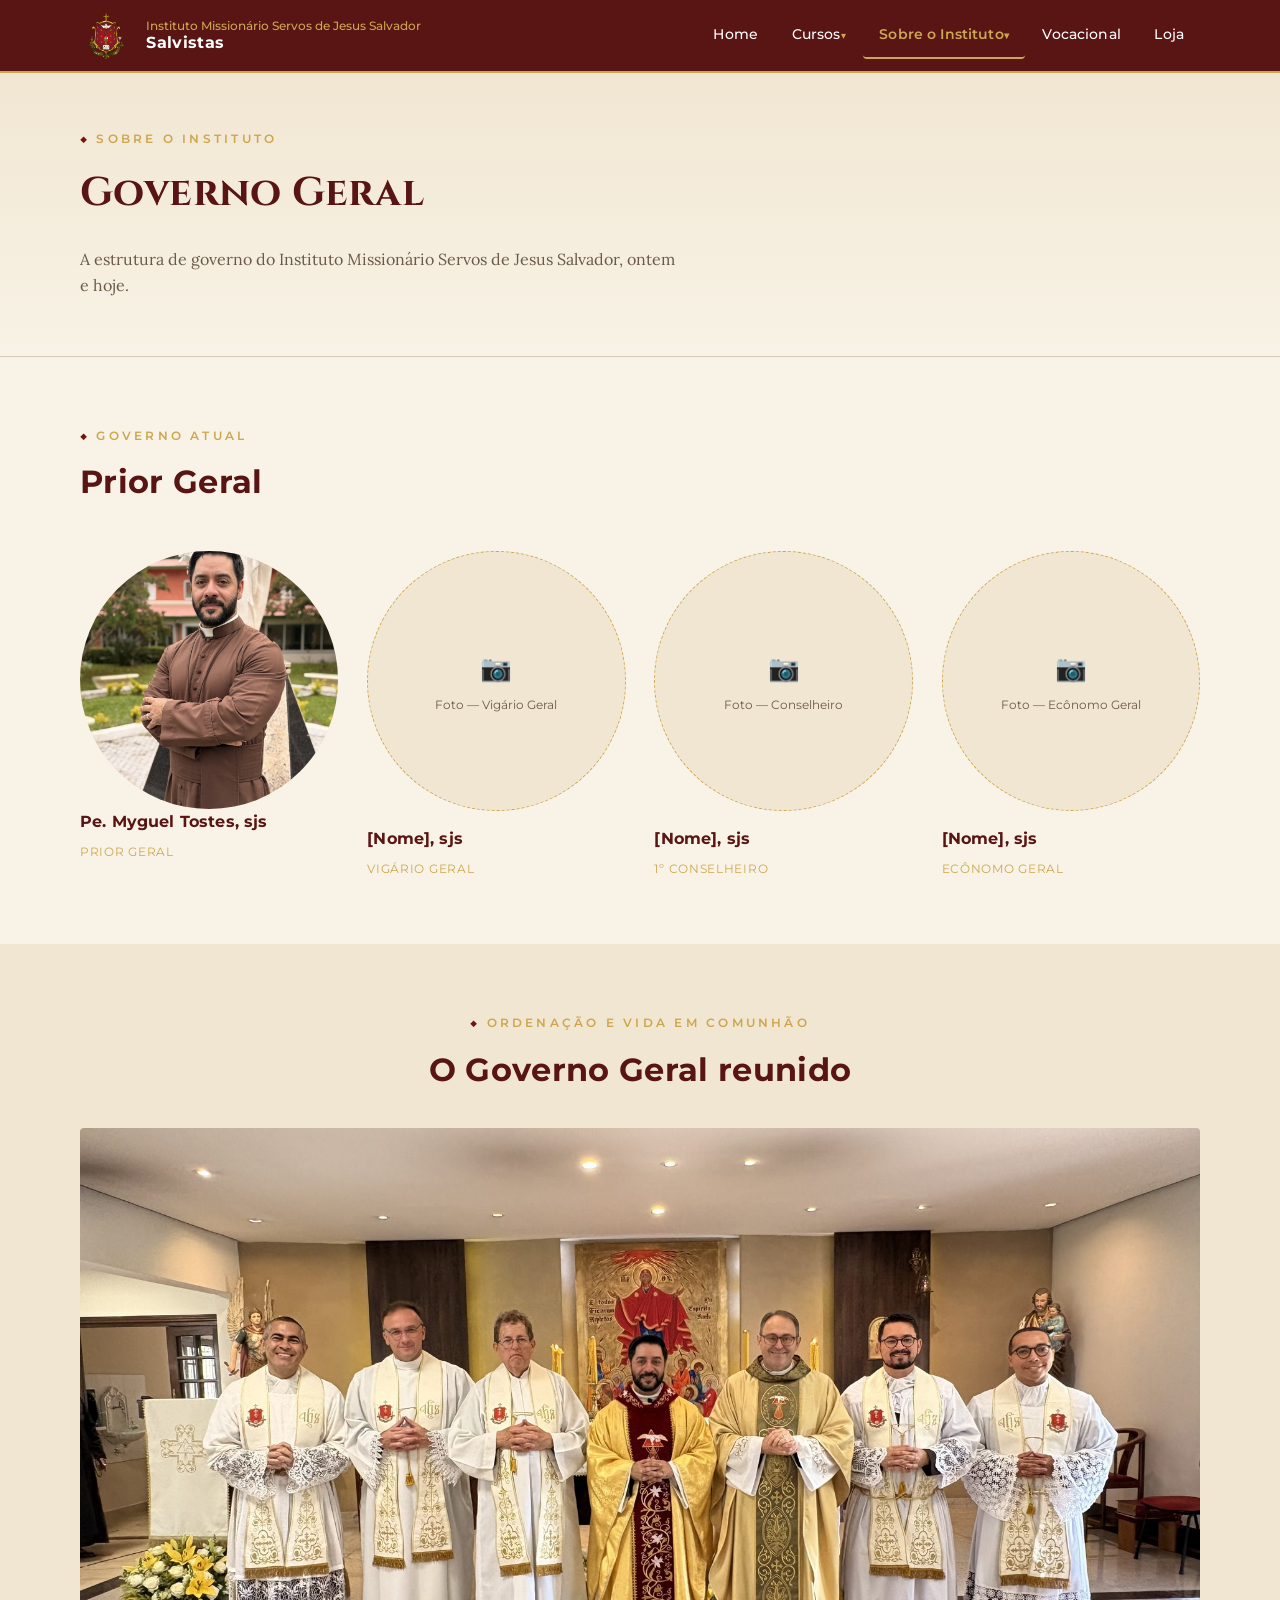
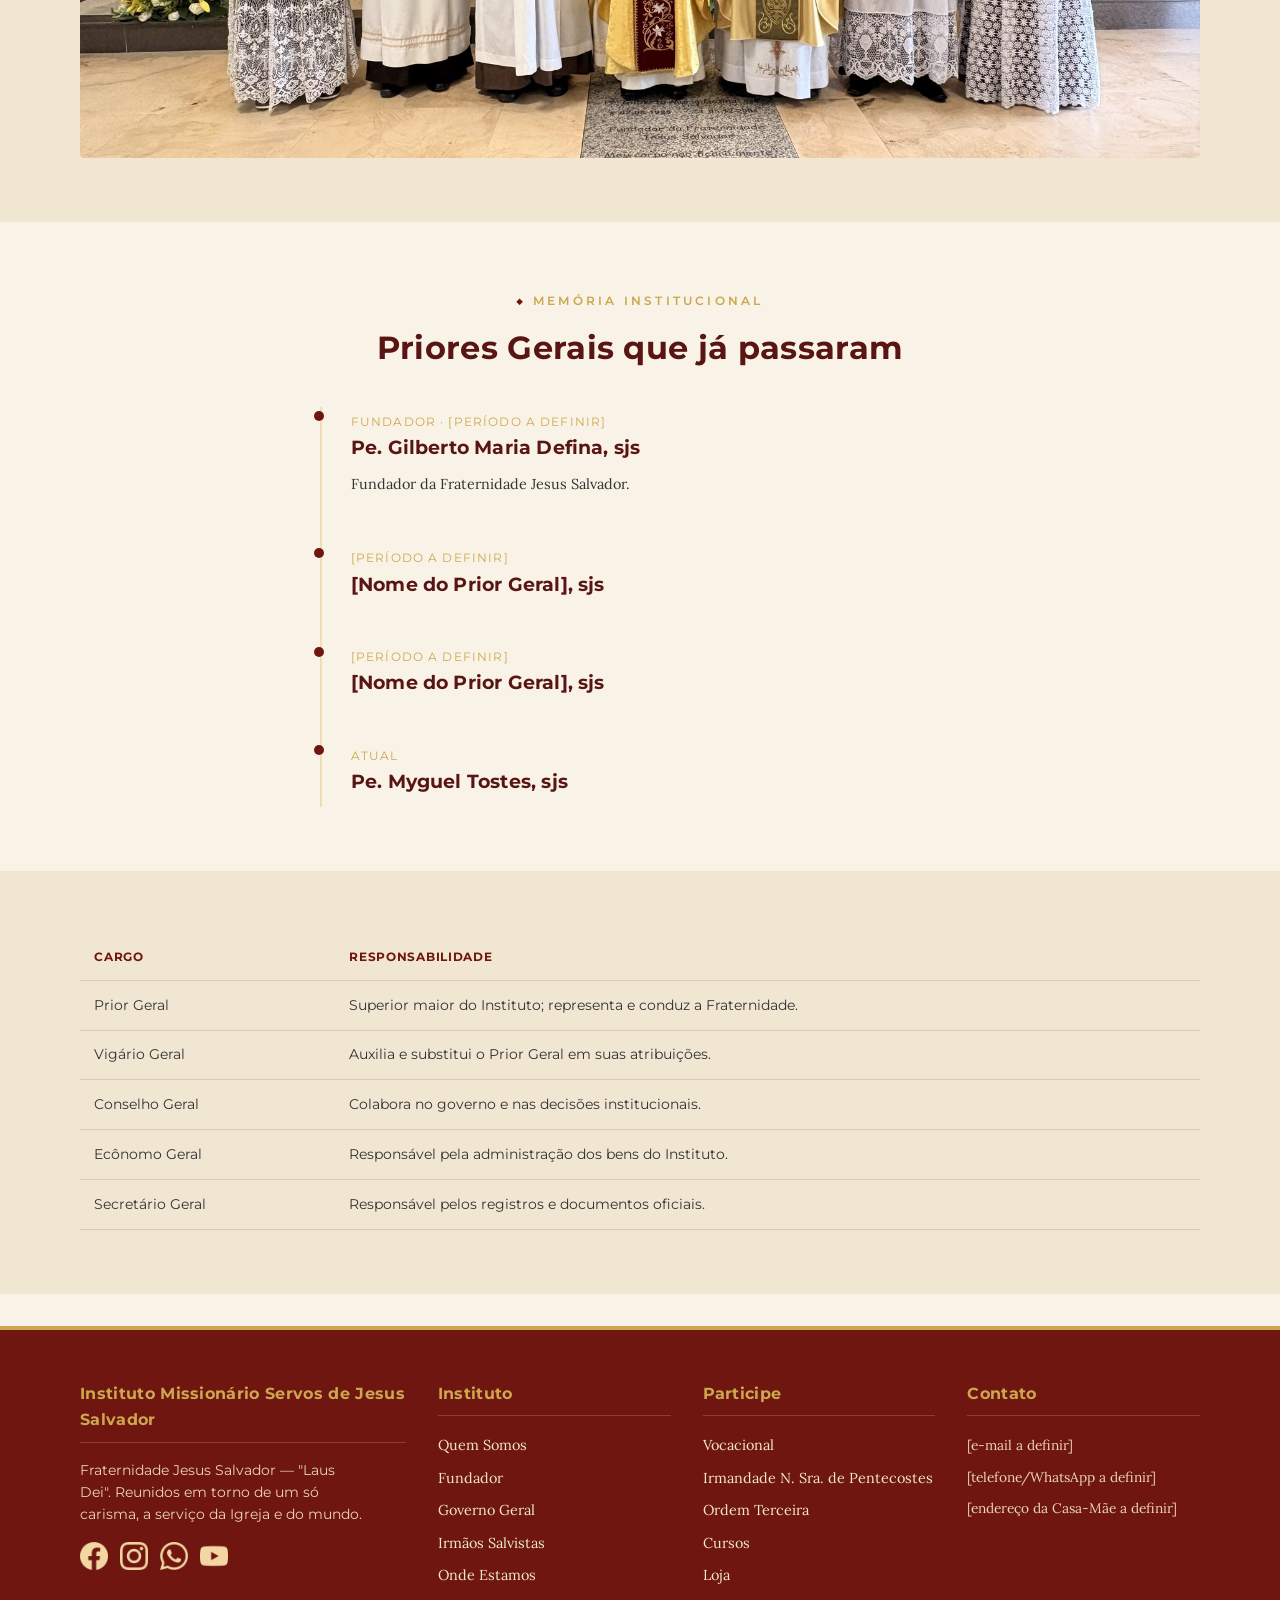
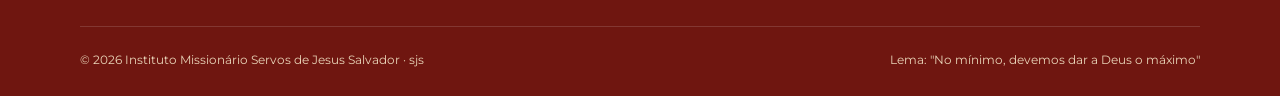
<file: governo-geral.html>
<!DOCTYPE html>
<html lang="pt-BR">
<head>
<meta charset="UTF-8">
<meta name="viewport" content="width=device-width, initial-scale=1.0">
<title>Governo Geral | Instituto Missionário Servos de Jesus Salvador</title>
<meta name="description" content="Prior Geral, Conselho Geral e a memória dos governos do Instituto.">
<link rel="preconnect" href="https://fonts.googleapis.com">
<link rel="preconnect" href="https://fonts.gstatic.com" crossorigin>
<link href="https://fonts.googleapis.com/css2?family=Cinzel:wght@500;600&family=Lora:ital,wght@0,400;0,500;0,600;1,400&family=Montserrat:wght@500;600;700&display=swap" rel="stylesheet">
<link rel="stylesheet" href="governo-geral.css">
<link rel="stylesheet" href="index.css">
</head>
<body>


<header class="site-header">
  <div class="container header-bar">
    <a href="index.html" class="brand">
      <span class="brand-mark">
        <img src="images/brasao.png" alt="Brasão Salvistas">
      </span>
      <span class="brand-text">
        <span class="eyebrow-brand">Instituto Missionário Servos de Jesus Salvador</span>
        <span class="brand-name">Salvistas</span>
      </span>
    </a>
    <button class="nav-toggle" aria-label="Abrir menu" aria-expanded="false">☰</button>
    <nav class="primary-nav" aria-label="Menu principal">
      <button class="nav-close" aria-label="Fechar menu">✕</button>
      <ul>
        <li class=""><a href="index.html">Home</a></li>
        <li class="has-dropdown">
          <a href="#" class="dropdown-trigger">Cursos</a>
          <div class="dropdown">
            <a href="cursos.html">Cursos</a>
            <a href="formacao-permanente.html">Formação Permanente</a>
          </div>
        </li>
        <li class="has-dropdown active">
          <a href="#" class="dropdown-trigger">Sobre o Instituto</a>
          <div class="dropdown">
            <a href="quem-somos.html">Quem Somos</a>
            <a href="fundador.html">Fundador</a>
            <a href="governo-geral.html">Governo Geral</a>
            <a href="irmaos-salvistas.html">Irmãos Salvistas</a>
            <a href="irmandade.html">Irmandade N. Sra. de Pentecostes</a>
            <a href="ordem-terceira.html">Ordem Terceira</a>
            <a href="onde-estamos.html">Onde Estamos</a>
            <a href="doacoes.html">Ajude esta Obra</a>
          </div>
        </li>
        <li class=""><a href="vocacional.html">Vocacional</a></li>
        <li class=""><a href="loja.html">Loja</a></li>
      </ul>
    </nav>
  </div>
</header>


<main>
<div class="page-hero">
  <div class="container">
    <p class="eyebrow">Sobre o Instituto</p>
    <h1>Governo Geral</h1>
    <p class="lede" style="max-width:60ch;font-family:var(--serif);color:var(--tinta-suave);">A estrutura de governo do Instituto Missionário Servos de Jesus Salvador, ontem e hoje.</p>
  </div>
</div>


<section>
  <div class="container">
    <div class="section-head"><p class="eyebrow">Governo atual</p><h2>Prior Geral</h2></div>
    <div class="grid grid-4">
      <div class="person"><div class="photo circle"><img src="images/prior-geral.jpg" alt="Pe. Myguel Tostes, sjs — Prior Geral" loading="lazy"></div><h3>Pe. Myguel Tostes, sjs</h3><span class="role">Prior Geral</span></div>
      <div class="person"><div class="placeholder circle"><div class="ph-inner"><span class="ph-icon">📷</span><span>Foto — Vigário Geral</span></div></div><h3>[Nome], sjs</h3><span class="role">Vigário Geral</span></div>
      <div class="person"><div class="placeholder circle"><div class="ph-inner"><span class="ph-icon">📷</span><span>Foto — Conselheiro</span></div></div><h3>[Nome], sjs</h3><span class="role">1º Conselheiro</span></div>
      <div class="person"><div class="placeholder circle"><div class="ph-inner"><span class="ph-icon">📷</span><span>Foto — Ecônomo Geral</span></div></div><h3>[Nome], sjs</h3><span class="role">Ecônomo Geral</span></div>
    </div>
  </div>
</section>


<section class="tint">
  <div class="container">
    <div class="section-head" style="text-align:center;margin:0 auto 2rem;">
      <p class="eyebrow" style="text-align:center;">Ordenação e vida em comunhão</p>
      <h2>O Governo Geral reunido</h2>
    </div>
    <div class="photo wide"><img src="images/governo-geral.jpg" alt="Governo Geral reunido, [ano]" loading="lazy"></div>
  </div>
</section>


<section>
  <div class="container">
    <div class="section-head" style="text-align:center;margin:0 auto 2rem;">
      <p class="eyebrow" style="text-align:center;">Memória Institucional</p>
      <h2>Priores Gerais que já passaram</h2>
    </div>
    <div class="timeline" style="max-width:640px;margin:0 auto;">
      <div class="timeline-item"><span class="period">Fundador · [período a definir]</span><h3>Pe. Gilberto Maria Defina, sjs</h3><p style="font-size:.9rem;">Fundador da Fraternidade Jesus Salvador.</p></div>
      <div class="timeline-item"><span class="period">[período a definir]</span><h3>[Nome do Prior Geral], sjs</h3></div>
      <div class="timeline-item"><span class="period">[período a definir]</span><h3>[Nome do Prior Geral], sjs</h3></div>
      <div class="timeline-item"><span class="period">Atual</span><h3>Pe. Myguel Tostes, sjs</h3></div>
    </div>
  </div>
</section>


<section class="tint">
  <div class="container">
    <table class="gov-table">
      <thead><tr><th>Cargo</th><th>Responsabilidade</th></tr></thead>
      <tbody>
        <tr><td>Prior Geral</td><td>Superior maior do Instituto; representa e conduz a Fraternidade.</td></tr>
        <tr><td>Vigário Geral</td><td>Auxilia e substitui o Prior Geral em suas atribuições.</td></tr>
        <tr><td>Conselho Geral</td><td>Colabora no governo e nas decisões institucionais.</td></tr>
        <tr><td>Ecônomo Geral</td><td>Responsável pela administração dos bens do Instituto.</td></tr>
        <tr><td>Secretário Geral</td><td>Responsável pelos registros e documentos oficiais.</td></tr>
      </tbody>
    </table>
  </div>
</section>

</main>


<footer class="site-footer">
  <div class="container">
    <div class="footer-grid">
      <div>
        <h4>Instituto Missionário Servos de Jesus Salvador</h4>
        <p style="font-family:var(--ui);font-size:.85rem;max-width:32ch;">Fraternidade Jesus Salvador — "Laus Dei". Reunidos em torno de um só carisma, a serviço da Igreja e do mundo.</p>
                <div class="social-row" aria-label="Redes sociais">
          <a href="#" aria-label="Facebook">
            <img src="images/facebook.png" alt="Facebook">
          </a>
          <a href="#" aria-label="Instagram">
            <img src="images/instagram.png" alt="Instagram">
          </a>
          <a href="#" aria-label="WhatsApp">
            <img src="images/whatsapp.png" alt="WhatsApp">
          </a>
          <a href="#" aria-label="YouTube">
            <img src="images/youtube.png" alt="YouTube">
          </a>
        </div>
      </div>
      <div>
        <h4>Instituto</h4>
        <ul>
          <li><a href="quem-somos.html">Quem Somos</a></li>
          <li><a href="fundador.html">Fundador</a></li>
          <li><a href="governo-geral.html">Governo Geral</a></li>
          <li><a href="irmaos-salvistas.html">Irmãos Salvistas</a></li>
          <li><a href="onde-estamos.html">Onde Estamos</a></li>
        </ul>
      </div>
      <div>
        <h4>Participe</h4>
        <ul>
          <li><a href="vocacional.html">Vocacional</a></li>
          <li><a href="irmandade.html">Irmandade N. Sra. de Pentecostes</a></li>
          <li><a href="ordem-terceira.html">Ordem Terceira</a></li>
          <li><a href="cursos.html">Cursos</a></li>
          <li><a href="loja.html">Loja</a></li>
        </ul>
      </div>
      <div>
        <h4>Contato</h4>
        <ul>
          <li>[e-mail a definir]</li>
          <li>[telefone/WhatsApp a definir]</li>
          <li>[endereço da Casa-Mãe a definir]</li>
        </ul>
      </div>
    </div>
    <div class="footer-bottom">
      <span>© <span class="js-year"></span> Instituto Missionário Servos de Jesus Salvador · sjs</span>
      <span>Lema: "No mínimo, devemos dar a Deus o máximo"</span>
    </div>
  </div>
</footer>


<script src="script.js"></script>
</body>
</html>
</file>
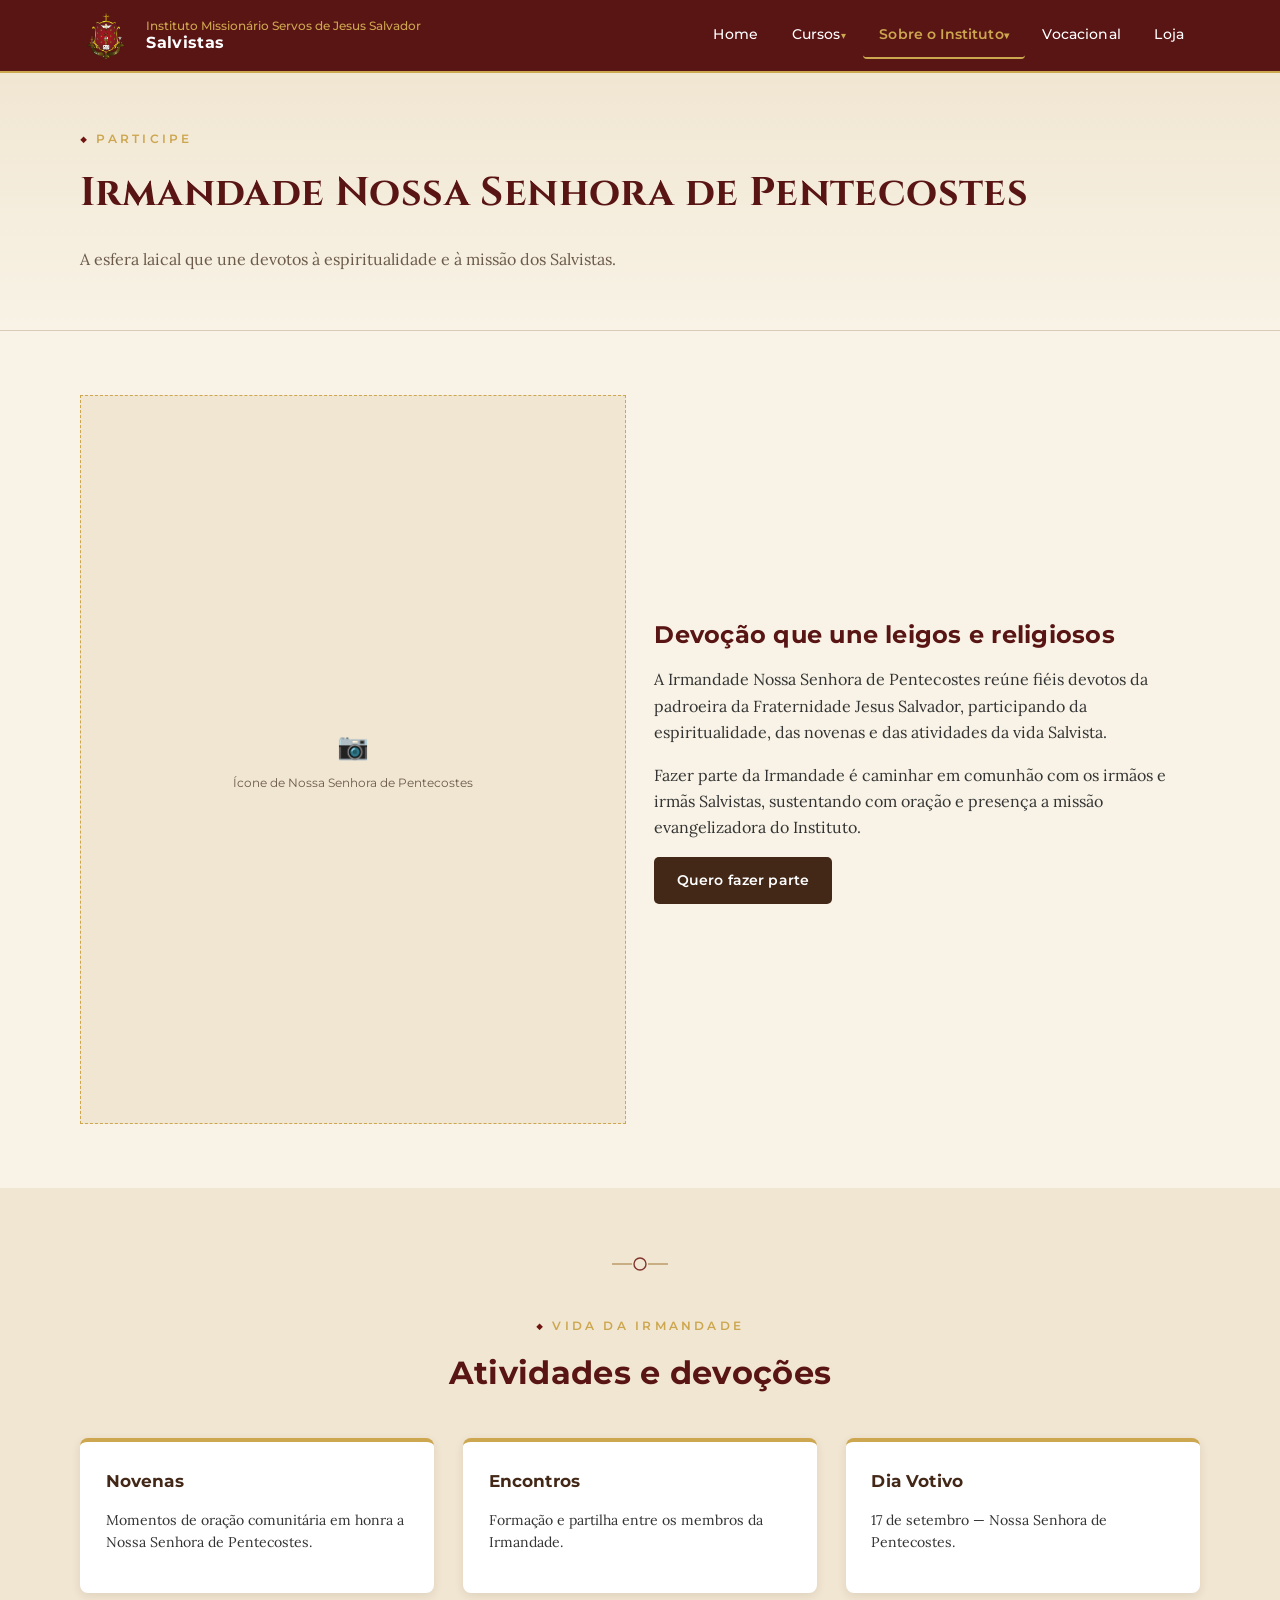
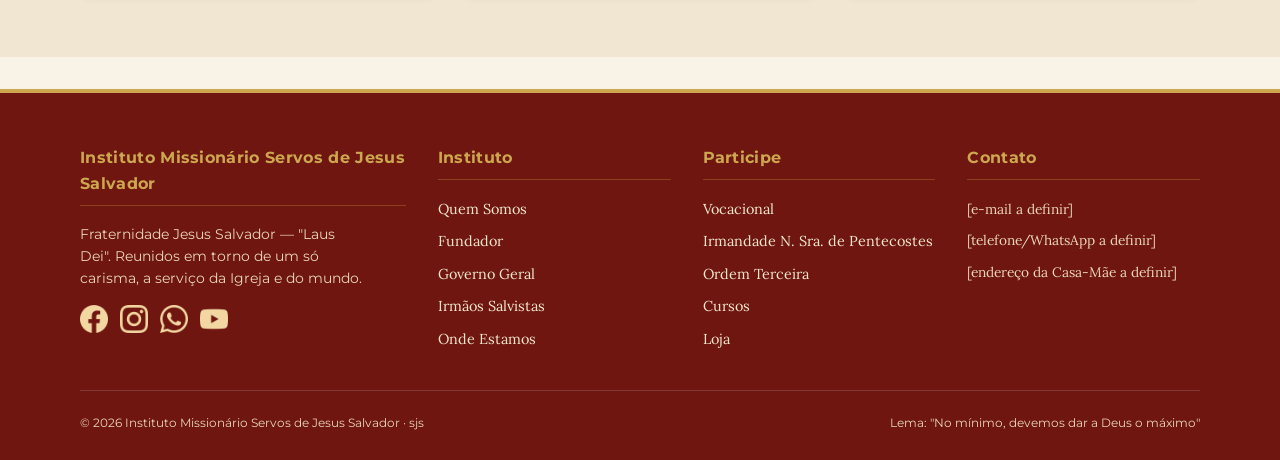
<file: irmandade.html>
<!DOCTYPE html>
<html lang="pt-BR">
<head>
<meta charset="UTF-8">
<meta name="viewport" content="width=device-width, initial-scale=1.0">
<title>Irmandade Nossa Senhora de Pentecostes | Instituto Missionário Servos de Jesus Salvador</title>
<meta name="description" content="A esfera laical mariana da Fraternidade Jesus Salvador.">
<link rel="preconnect" href="https://fonts.googleapis.com">
<link rel="preconnect" href="https://fonts.gstatic.com" crossorigin>
<link href="https://fonts.googleapis.com/css2?family=Cinzel:wght@500;600&family=Lora:ital,wght@0,400;0,500;0,600;1,400&family=Montserrat:wght@500;600;700&display=swap" rel="stylesheet">
<link rel="stylesheet" href="irmandade.css">
<link rel="stylesheet" href="index.css">
</head>
<body>


<header class="site-header">
  <div class="container header-bar">
    <a href="index.html" class="brand">
      <span class="brand-mark">
        <img src="images/brasao.png" alt="Brasão Salvistas">
      </span>
      <span class="brand-text">
        <span class="eyebrow-brand">Instituto Missionário Servos de Jesus Salvador</span>
        <span class="brand-name">Salvistas</span>
      </span>
    </a>
    <button class="nav-toggle" aria-label="Abrir menu" aria-expanded="false">☰</button>
    <nav class="primary-nav" aria-label="Menu principal">
      <button class="nav-close" aria-label="Fechar menu">✕</button>
      <ul>
        <li class=""><a href="index.html">Home</a></li>
        <li class="has-dropdown">
          <a href="#" class="dropdown-trigger">Cursos</a>
          <div class="dropdown">
            <a href="cursos.html">Cursos</a>
            <a href="formacao-permanente.html">Formação Permanente</a>
          </div>
        </li>
        <li class="has-dropdown active">
          <a href="#" class="dropdown-trigger">Sobre o Instituto</a>
          <div class="dropdown">
            <a href="quem-somos.html">Quem Somos</a>
            <a href="fundador.html">Fundador</a>
            <a href="governo-geral.html">Governo Geral</a>
            <a href="irmaos-salvistas.html">Irmãos Salvistas</a>
            <a href="irmandade.html">Irmandade N. Sra. de Pentecostes</a>
            <a href="ordem-terceira.html">Ordem Terceira</a>
            <a href="onde-estamos.html">Onde Estamos</a>
            <a href="doacoes.html">Ajude esta Obra</a>
          </div>
        </li>
        <li class=""><a href="vocacional.html">Vocacional</a></li>
        <li class=""><a href="loja.html">Loja</a></li>
      </ul>
    </nav>
  </div>
</header>


<main>
<div class="page-hero">
  <div class="container">
    <p class="eyebrow">Participe</p>
    <h1>Irmandade Nossa Senhora de Pentecostes</h1>
    <p class="lede" style="max-width:60ch;font-family:var(--serif);color:var(--tinta-suave);">A esfera laical que une devotos à espiritualidade e à missão dos Salvistas.</p>
  </div>
</div>


<section>
  <div class="container grid grid-2" style="align-items:center;">
    <div class="placeholder tall"><div class="ph-inner"><span class="ph-icon">📷</span><span>Ícone de Nossa Senhora de Pentecostes</span></div></div>
    <div>
      <h2>Devoção que une leigos e religiosos</h2>
      <p>A Irmandade Nossa Senhora de Pentecostes reúne fiéis devotos da padroeira da Fraternidade Jesus Salvador, participando da espiritualidade, das novenas e das atividades da vida Salvista.</p>
      <p>Fazer parte da Irmandade é caminhar em comunhão com os irmãos e irmãs Salvistas, sustentando com oração e presença a missão evangelizadora do Instituto.</p>
      <a href="#" class="btn btn-solid">Quero fazer parte</a>
    </div>
  </div>
</section>


<section class="tint">
  <div class="container">
    <div class="divider-rays" aria-hidden="true">
      <svg viewBox="0 0 60 24" width="60" height="24"><path d="M2 12 H22" stroke="#af8a4e" stroke-width="1.4"/>
      <circle cx="30" cy="12" r="6" fill="none" stroke="#6f1610" stroke-width="1.4"/>
      <path d="M38 12 H58" stroke="#af8a4e" stroke-width="1.4"/></svg>
    </div>
    <div class="section-head" style="text-align:center;margin:0 auto 2.4rem;">
      <p class="eyebrow" style="text-align:center;">Vida da Irmandade</p>
      <h2>Atividades e devoções</h2>
    </div>
    <div class="grid grid-3">
      <div class="card"><h3>Novenas</h3><p style="font-size:.88rem;">Momentos de oração comunitária em honra a Nossa Senhora de Pentecostes.</p></div>
      <div class="card"><h3>Encontros</h3><p style="font-size:.88rem;">Formação e partilha entre os membros da Irmandade.</p></div>
      <div class="card"><h3>Dia Votivo</h3><p style="font-size:.88rem;">17 de setembro — Nossa Senhora de Pentecostes.</p></div>
    </div>
  </div>
</section>

</main>


<footer class="site-footer">
  <div class="container">
    <div class="footer-grid">
      <div>
        <h4>Instituto Missionário Servos de Jesus Salvador</h4>
        <p style="font-family:var(--ui);font-size:.85rem;max-width:32ch;">Fraternidade Jesus Salvador — "Laus Dei". Reunidos em torno de um só carisma, a serviço da Igreja e do mundo.</p>
                <div class="social-row" aria-label="Redes sociais">
          <a href="#" aria-label="Facebook">
            <img src="images/facebook.png" alt="Facebook">
          </a>
          <a href="#" aria-label="Instagram">
            <img src="images/instagram.png" alt="Instagram">
          </a>
          <a href="#" aria-label="WhatsApp">
            <img src="images/whatsapp.png" alt="WhatsApp">
          </a>
          <a href="#" aria-label="YouTube">
            <img src="images/youtube.png" alt="YouTube">
          </a>
        </div>
      </div>
      <div>
        <h4>Instituto</h4>
        <ul>
          <li><a href="quem-somos.html">Quem Somos</a></li>
          <li><a href="fundador.html">Fundador</a></li>
          <li><a href="governo-geral.html">Governo Geral</a></li>
          <li><a href="irmaos-salvistas.html">Irmãos Salvistas</a></li>
          <li><a href="onde-estamos.html">Onde Estamos</a></li>
        </ul>
      </div>
      <div>
        <h4>Participe</h4>
        <ul>
          <li><a href="vocacional.html">Vocacional</a></li>
          <li><a href="irmandade.html">Irmandade N. Sra. de Pentecostes</a></li>
          <li><a href="ordem-terceira.html">Ordem Terceira</a></li>
          <li><a href="cursos.html">Cursos</a></li>
          <li><a href="loja.html">Loja</a></li>
        </ul>
      </div>
      <div>
        <h4>Contato</h4>
        <ul>
          <li>[e-mail a definir]</li>
          <li>[telefone/WhatsApp a definir]</li>
          <li>[endereço da Casa-Mãe a definir]</li>
        </ul>
      </div>
    </div>
    <div class="footer-bottom">
      <span>© <span class="js-year"></span> Instituto Missionário Servos de Jesus Salvador · sjs</span>
      <span>Lema: "No mínimo, devemos dar a Deus o máximo"</span>
    </div>
  </div>
</footer>


<script src="script.js"></script>
</body>
</html>
</file>
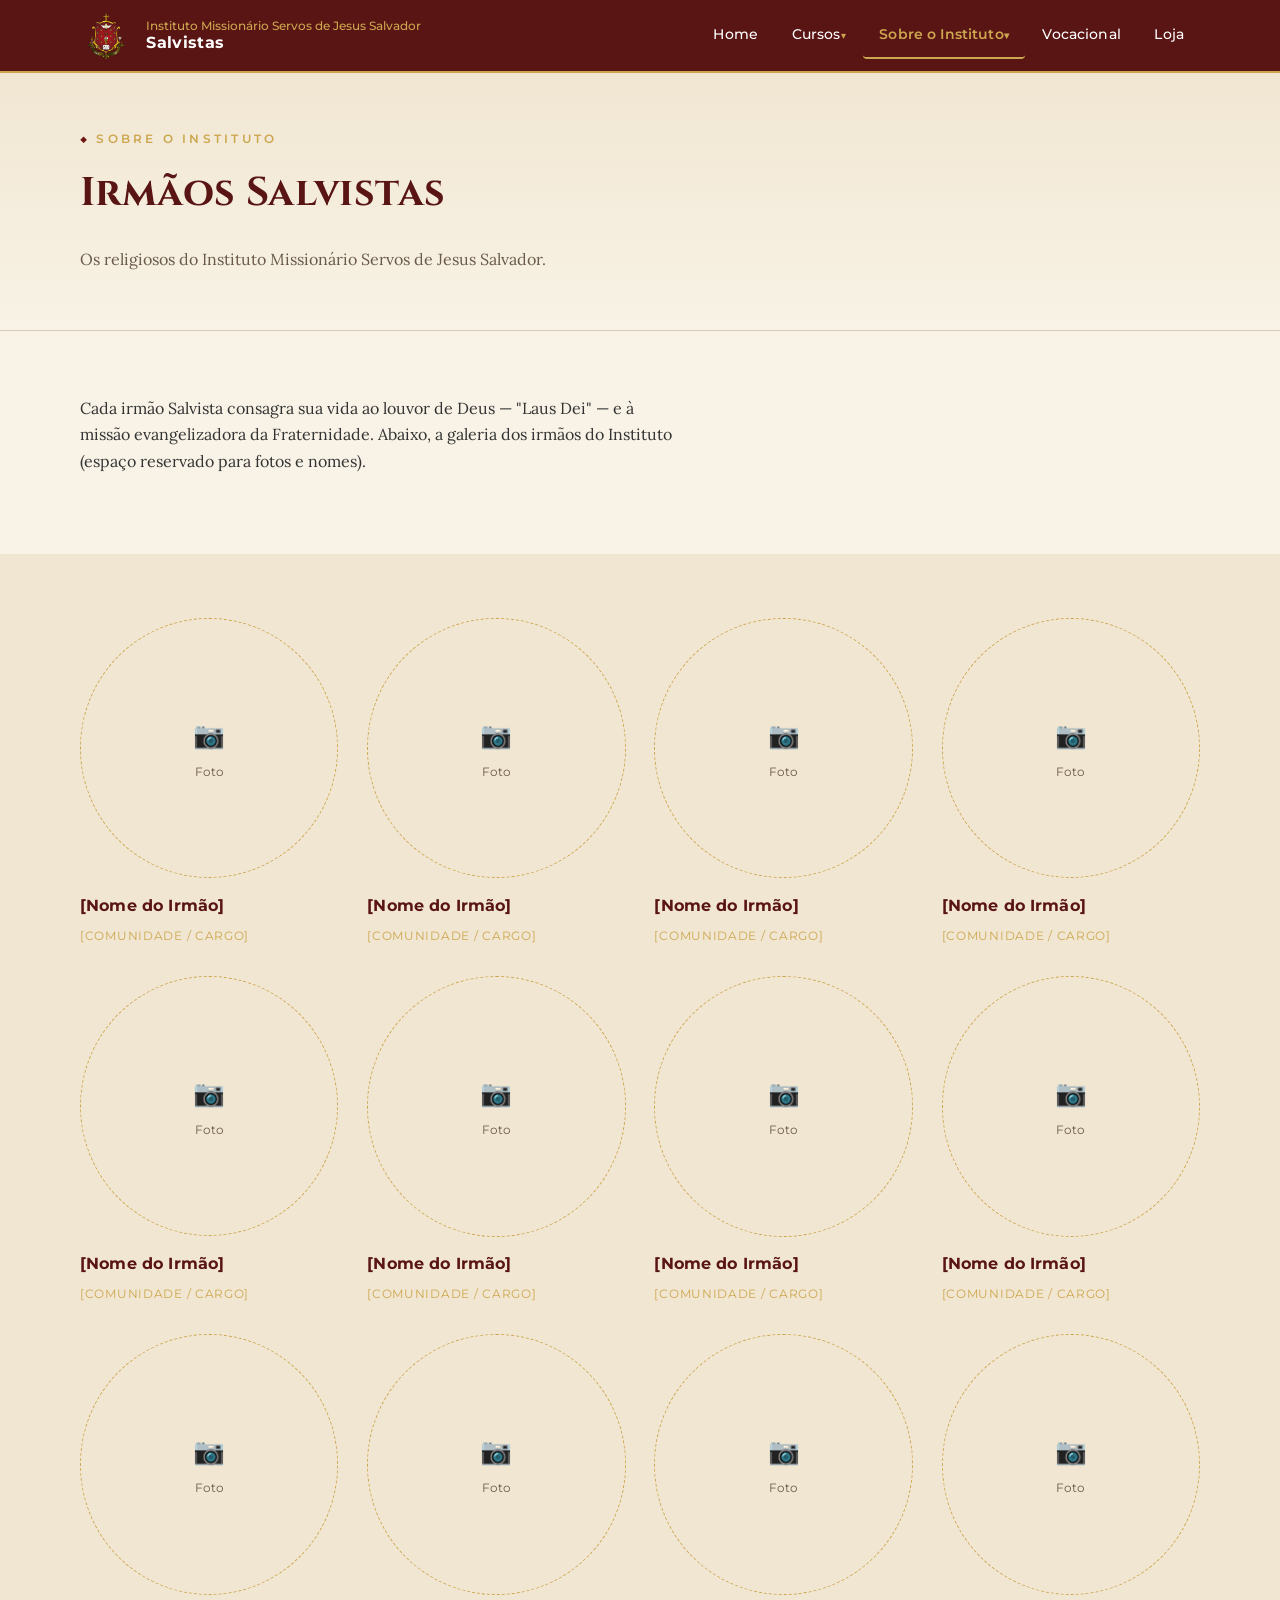
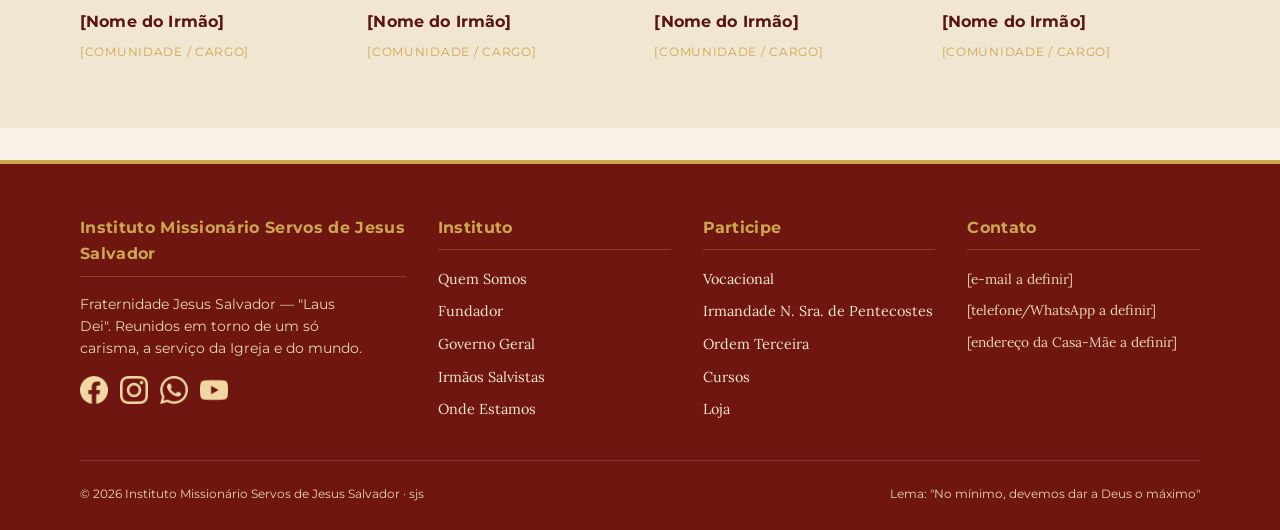
<file: irmaos-salvistas.html>
<!DOCTYPE html>
<html lang="pt-BR">
<head>
<meta charset="UTF-8">
<meta name="viewport" content="width=device-width, initial-scale=1.0">
<title>Irmãos Salvistas | Instituto Missionário Servos de Jesus Salvador</title>
<meta name="description" content="Galeria de fotos e nomes dos religiosos do Instituto.">
<link rel="preconnect" href="https://fonts.googleapis.com">
<link rel="preconnect" href="https://fonts.gstatic.com" crossorigin>
<link href="https://fonts.googleapis.com/css2?family=Cinzel:wght@500;600&family=Lora:ital,wght@0,400;0,500;0,600;1,400&family=Montserrat:wght@500;600;700&display=swap" rel="stylesheet">
<link rel="stylesheet" href="irmaos-salvistas.css">
<link rel="stylesheet" href="index.css">
</head>
<body>


<header class="site-header">
  <div class="container header-bar">
    <a href="index.html" class="brand">
      <span class="brand-mark">
        <img src="images/brasao.png" alt="Brasão Salvistas">
      </span>
      <span class="brand-text">
        <span class="eyebrow-brand">Instituto Missionário Servos de Jesus Salvador</span>
        <span class="brand-name">Salvistas</span>
      </span>
    </a>
    <button class="nav-toggle" aria-label="Abrir menu" aria-expanded="false">☰</button>
    <nav class="primary-nav" aria-label="Menu principal">
      <button class="nav-close" aria-label="Fechar menu">✕</button>
      <ul>
        <li class=""><a href="index.html">Home</a></li>
        <li class="has-dropdown">
          <a href="#" class="dropdown-trigger">Cursos</a>
          <div class="dropdown">
            <a href="cursos.html">Cursos</a>
            <a href="formacao-permanente.html">Formação Permanente</a>
          </div>
        </li>
        <li class="has-dropdown active">
          <a href="#" class="dropdown-trigger">Sobre o Instituto</a>
          <div class="dropdown">
            <a href="quem-somos.html">Quem Somos</a>
            <a href="fundador.html">Fundador</a>
            <a href="governo-geral.html">Governo Geral</a>
            <a href="irmaos-salvistas.html">Irmãos Salvistas</a>
            <a href="irmandade.html">Irmandade N. Sra. de Pentecostes</a>
            <a href="ordem-terceira.html">Ordem Terceira</a>
            <a href="onde-estamos.html">Onde Estamos</a>
            <a href="doacoes.html">Ajude esta Obra</a>
          </div>
        </li>
        <li class=""><a href="vocacional.html">Vocacional</a></li>
        <li class=""><a href="loja.html">Loja</a></li>
      </ul>
    </nav>
  </div>
</header>


<main>
<div class="page-hero">
  <div class="container">
    <p class="eyebrow">Sobre o Instituto</p>
    <h1>Irmãos Salvistas</h1>
    <p class="lede" style="max-width:60ch;font-family:var(--serif);color:var(--tinta-suave);">Os religiosos do Instituto Missionário Servos de Jesus Salvador.</p>
  </div>
</div>


<section>
  <div class="container">
    <p style="max-width:60ch;">Cada irmão Salvista consagra sua vida ao louvor de Deus — "Laus Dei" — e à missão evangelizadora da Fraternidade. Abaixo, a galeria dos irmãos do Instituto (espaço reservado para fotos e nomes).</p>
  </div>
</section>

<section class="tint">
  <div class="container grid grid-4">
    <div class="person"><div class="placeholder circle"><div class="ph-inner"><span class="ph-icon">📷</span><span>Foto</span></div></div><h3>[Nome do Irmão]</h3><span class="role">[Comunidade / cargo]</span></div>
    <div class="person"><div class="placeholder circle"><div class="ph-inner"><span class="ph-icon">📷</span><span>Foto</span></div></div><h3>[Nome do Irmão]</h3><span class="role">[Comunidade / cargo]</span></div>
    <div class="person"><div class="placeholder circle"><div class="ph-inner"><span class="ph-icon">📷</span><span>Foto</span></div></div><h3>[Nome do Irmão]</h3><span class="role">[Comunidade / cargo]</span></div>
    <div class="person"><div class="placeholder circle"><div class="ph-inner"><span class="ph-icon">📷</span><span>Foto</span></div></div><h3>[Nome do Irmão]</h3><span class="role">[Comunidade / cargo]</span></div>
    <div class="person"><div class="placeholder circle"><div class="ph-inner"><span class="ph-icon">📷</span><span>Foto</span></div></div><h3>[Nome do Irmão]</h3><span class="role">[Comunidade / cargo]</span></div>
    <div class="person"><div class="placeholder circle"><div class="ph-inner"><span class="ph-icon">📷</span><span>Foto</span></div></div><h3>[Nome do Irmão]</h3><span class="role">[Comunidade / cargo]</span></div>
    <div class="person"><div class="placeholder circle"><div class="ph-inner"><span class="ph-icon">📷</span><span>Foto</span></div></div><h3>[Nome do Irmão]</h3><span class="role">[Comunidade / cargo]</span></div>
    <div class="person"><div class="placeholder circle"><div class="ph-inner"><span class="ph-icon">📷</span><span>Foto</span></div></div><h3>[Nome do Irmão]</h3><span class="role">[Comunidade / cargo]</span></div>
    <div class="person"><div class="placeholder circle"><div class="ph-inner"><span class="ph-icon">📷</span><span>Foto</span></div></div><h3>[Nome do Irmão]</h3><span class="role">[Comunidade / cargo]</span></div>
    <div class="person"><div class="placeholder circle"><div class="ph-inner"><span class="ph-icon">📷</span><span>Foto</span></div></div><h3>[Nome do Irmão]</h3><span class="role">[Comunidade / cargo]</span></div>
    <div class="person"><div class="placeholder circle"><div class="ph-inner"><span class="ph-icon">📷</span><span>Foto</span></div></div><h3>[Nome do Irmão]</h3><span class="role">[Comunidade / cargo]</span></div>
    <div class="person"><div class="placeholder circle"><div class="ph-inner"><span class="ph-icon">📷</span><span>Foto</span></div></div><h3>[Nome do Irmão]</h3><span class="role">[Comunidade / cargo]</span></div>
  </div>
</section>

</main>


<footer class="site-footer">
  <div class="container">
    <div class="footer-grid">
      <div>
        <h4>Instituto Missionário Servos de Jesus Salvador</h4>
        <p style="font-family:var(--ui);font-size:.85rem;max-width:32ch;">Fraternidade Jesus Salvador — "Laus Dei". Reunidos em torno de um só carisma, a serviço da Igreja e do mundo.</p>
               <div class="social-row" aria-label="Redes sociais">
          <a href="#" aria-label="Facebook">
            <img src="images/facebook.png" alt="Facebook">
          </a>
          <a href="#" aria-label="Instagram">
            <img src="images/instagram.png" alt="Instagram">
          </a>
          <a href="#" aria-label="WhatsApp">
            <img src="images/whatsapp.png" alt="WhatsApp">
          </a>
          <a href="#" aria-label="YouTube">
            <img src="images/youtube.png" alt="YouTube">
          </a>
        </div>
      </div>
      <div>
        <h4>Instituto</h4>
        <ul>
          <li><a href="quem-somos.html">Quem Somos</a></li>
          <li><a href="fundador.html">Fundador</a></li>
          <li><a href="governo-geral.html">Governo Geral</a></li>
          <li><a href="irmaos-salvistas.html">Irmãos Salvistas</a></li>
          <li><a href="onde-estamos.html">Onde Estamos</a></li>
        </ul>
      </div>
      <div>
        <h4>Participe</h4>
        <ul>
          <li><a href="vocacional.html">Vocacional</a></li>
          <li><a href="irmandade.html">Irmandade N. Sra. de Pentecostes</a></li>
          <li><a href="ordem-terceira.html">Ordem Terceira</a></li>
          <li><a href="cursos.html">Cursos</a></li>
          <li><a href="loja.html">Loja</a></li>
        </ul>
      </div>
      <div>
        <h4>Contato</h4>
        <ul>
          <li>[e-mail a definir]</li>
          <li>[telefone/WhatsApp a definir]</li>
          <li>[endereço da Casa-Mãe a definir]</li>
        </ul>
      </div>
    </div>
    <div class="footer-bottom">
      <span>© <span class="js-year"></span> Instituto Missionário Servos de Jesus Salvador · sjs</span>
      <span>Lema: "No mínimo, devemos dar a Deus o máximo"</span>
    </div>
  </div>
</footer>


<script src="script.js"></script>
</body>
</html>
</file>
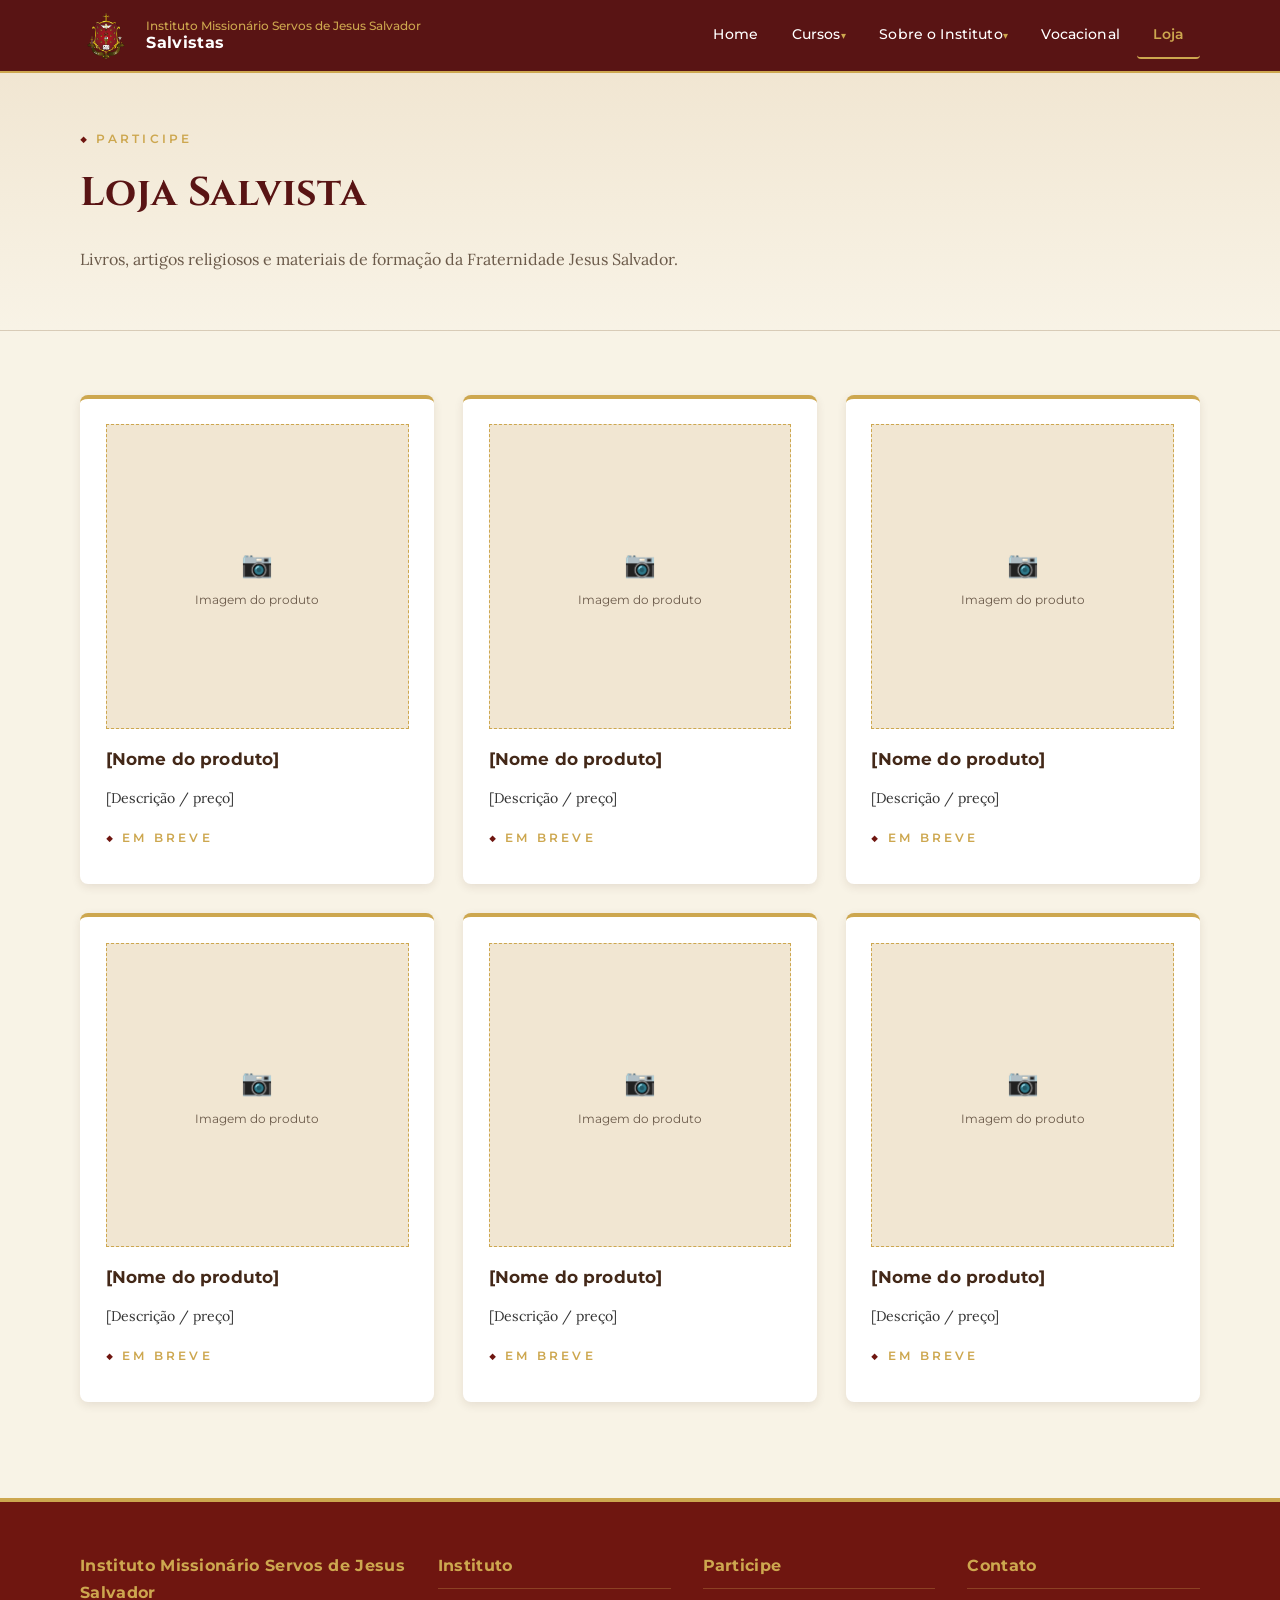
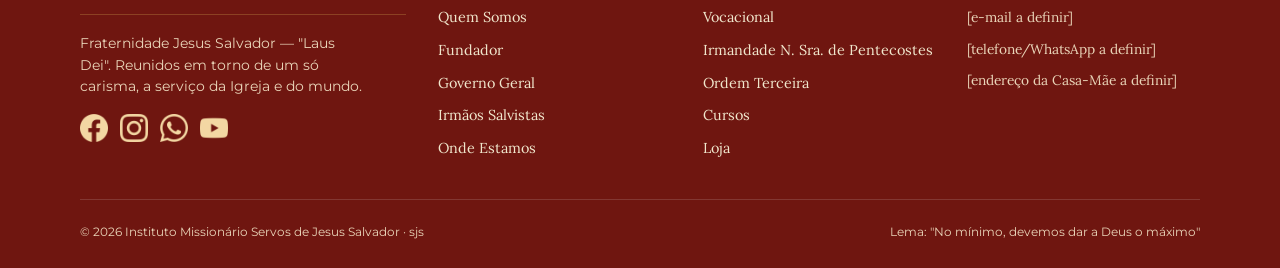
<file: loja.html>
<!DOCTYPE html>
<html lang="pt-BR">
<head>
<meta charset="UTF-8">
<meta name="viewport" content="width=device-width, initial-scale=1.0">
<title>Loja | Instituto Missionário Servos de Jesus Salvador</title>
<meta name="description" content="Livros, artigos religiosos e materiais de formação da Fraternidade Jesus Salvador.">
<link rel="preconnect" href="https://fonts.googleapis.com">
<link rel="preconnect" href="https://fonts.gstatic.com" crossorigin>
<link href="https://fonts.googleapis.com/css2?family=Cinzel:wght@500;600&family=Lora:ital,wght@0,400;0,500;0,600;1,400&family=Montserrat:wght@500;600;700&display=swap" rel="stylesheet">
<link rel="stylesheet" href="loja.css">
<link rel="stylesheet" href="index.css">
</head>
<body>


<header class="site-header">
  <div class="container header-bar">
    <a href="index.html" class="brand">
      <span class="brand-mark">
        <img src="images/brasao.png" alt="Brasão Salvistas">
      </span>
      <span class="brand-text">
        <span class="eyebrow-brand">Instituto Missionário Servos de Jesus Salvador</span>
        <span class="brand-name">Salvistas</span>
      </span>
    </a>
    <button class="nav-toggle" aria-label="Abrir menu" aria-expanded="false">☰</button>
    <nav class="primary-nav" aria-label="Menu principal">
      <button class="nav-close" aria-label="Fechar menu">✕</button>
      <ul>
        <li class=""><a href="index.html">Home</a></li>
        <li class="has-dropdown">
          <a href="#" class="dropdown-trigger">Cursos</a>
          <div class="dropdown">
            <a href="cursos.html">Cursos</a>
            <a href="formacao-permanente.html">Formação Permanente</a>
          </div>
        </li>
        <li class="has-dropdown">
          <a href="#" class="dropdown-trigger">Sobre o Instituto</a>
          <div class="dropdown">
            <a href="quem-somos.html">Quem Somos</a>
            <a href="fundador.html">Fundador</a>
            <a href="governo-geral.html">Governo Geral</a>
            <a href="irmaos-salvistas.html">Irmãos Salvistas</a>
            <a href="irmandade.html">Irmandade N. Sra. de Pentecostes</a>
            <a href="ordem-terceira.html">Ordem Terceira</a>
            <a href="onde-estamos.html">Onde Estamos</a>
            <a href="doacoes.html">Ajude esta Obra</a>
          </div>
        </li>
        <li class=""><a href="vocacional.html">Vocacional</a></li>
        <li class="active"><a href="loja.html">Loja</a></li>
      </ul>
    </nav>
  </div>
</header>


<main>
<div class="page-hero">
  <div class="container">
    <p class="eyebrow">Participe</p>
    <h1>Loja Salvista</h1>
    <p class="lede" style="max-width:60ch;font-family:var(--serif);color:var(--tinta-suave);">Livros, artigos religiosos e materiais de formação da Fraternidade Jesus Salvador.</p>
  </div>
</div>


<section>
  <div class="container grid grid-3">
    <div class="card">
      <div class="placeholder square"><div class="ph-inner"><span class="ph-icon">📷</span><span>Imagem do produto</span></div></div>
      <h3 style="margin-top:1rem;">[Nome do produto]</h3>
      <p style="font-size:.88rem;">[Descrição / preço]</p>
      <span class="eyebrow">Em breve</span>
    </div>
    <div class="card">
      <div class="placeholder square"><div class="ph-inner"><span class="ph-icon">📷</span><span>Imagem do produto</span></div></div>
      <h3 style="margin-top:1rem;">[Nome do produto]</h3>
      <p style="font-size:.88rem;">[Descrição / preço]</p>
      <span class="eyebrow">Em breve</span>
    </div>
    <div class="card">
      <div class="placeholder square"><div class="ph-inner"><span class="ph-icon">📷</span><span>Imagem do produto</span></div></div>
      <h3 style="margin-top:1rem;">[Nome do produto]</h3>
      <p style="font-size:.88rem;">[Descrição / preço]</p>
      <span class="eyebrow">Em breve</span>
    </div>
    <div class="card">
      <div class="placeholder square"><div class="ph-inner"><span class="ph-icon">📷</span><span>Imagem do produto</span></div></div>
      <h3 style="margin-top:1rem;">[Nome do produto]</h3>
      <p style="font-size:.88rem;">[Descrição / preço]</p>
      <span class="eyebrow">Em breve</span>
    </div>
    <div class="card">
      <div class="placeholder square"><div class="ph-inner"><span class="ph-icon">📷</span><span>Imagem do produto</span></div></div>
      <h3 style="margin-top:1rem;">[Nome do produto]</h3>
      <p style="font-size:.88rem;">[Descrição / preço]</p>
      <span class="eyebrow">Em breve</span>
    </div>
    <div class="card">
      <div class="placeholder square"><div class="ph-inner"><span class="ph-icon">📷</span><span>Imagem do produto</span></div></div>
      <h3 style="margin-top:1rem;">[Nome do produto]</h3>
      <p style="font-size:.88rem;">[Descrição / preço]</p>
      <span class="eyebrow">Em breve</span>
    </div>
  </div>
</section>

</main>


<footer class="site-footer">
  <div class="container">
    <div class="footer-grid">
      <div>
        <h4>Instituto Missionário Servos de Jesus Salvador</h4>
        <p style="font-family:var(--ui);font-size:.85rem;max-width:32ch;">Fraternidade Jesus Salvador — "Laus Dei". Reunidos em torno de um só carisma, a serviço da Igreja e do mundo.</p>
        <div class="social-row" aria-label="Redes sociais">
          <a href="#" aria-label="Facebook">
            <img src="images/facebook.png" alt="Facebook">
          </a>
          <a href="#" aria-label="Instagram">
            <img src="images/instagram.png" alt="Instagram">
          </a>
          <a href="#" aria-label="WhatsApp">
            <img src="images/whatsapp.png" alt="WhatsApp">
          </a>
          <a href="#" aria-label="YouTube">
            <img src="images/youtube.png" alt="YouTube">
          </a>
        </div>
      </div>
      <div>
        <h4>Instituto</h4>
        <ul>
          <li><a href="quem-somos.html">Quem Somos</a></li>
          <li><a href="fundador.html">Fundador</a></li>
          <li><a href="governo-geral.html">Governo Geral</a></li>
          <li><a href="irmaos-salvistas.html">Irmãos Salvistas</a></li>
          <li><a href="onde-estamos.html">Onde Estamos</a></li>
        </ul>
      </div>
      <div>
        <h4>Participe</h4>
        <ul>
          <li><a href="vocacional.html">Vocacional</a></li>
          <li><a href="irmandade.html">Irmandade N. Sra. de Pentecostes</a></li>
          <li><a href="ordem-terceira.html">Ordem Terceira</a></li>
          <li><a href="cursos.html">Cursos</a></li>
          <li><a href="loja.html">Loja</a></li>
        </ul>
      </div>
      <div>
        <h4>Contato</h4>
        <ul>
          <li>[e-mail a definir]</li>
          <li>[telefone/WhatsApp a definir]</li>
          <li>[endereço da Casa-Mãe a definir]</li>
        </ul>
      </div>
    </div>
    <div class="footer-bottom">
      <span>© <span class="js-year"></span> Instituto Missionário Servos de Jesus Salvador · sjs</span>
      <span>Lema: "No mínimo, devemos dar a Deus o máximo"</span>
    </div>
  </div>
</footer>


<script src="script.js"></script>
</body>
</html>
</file>
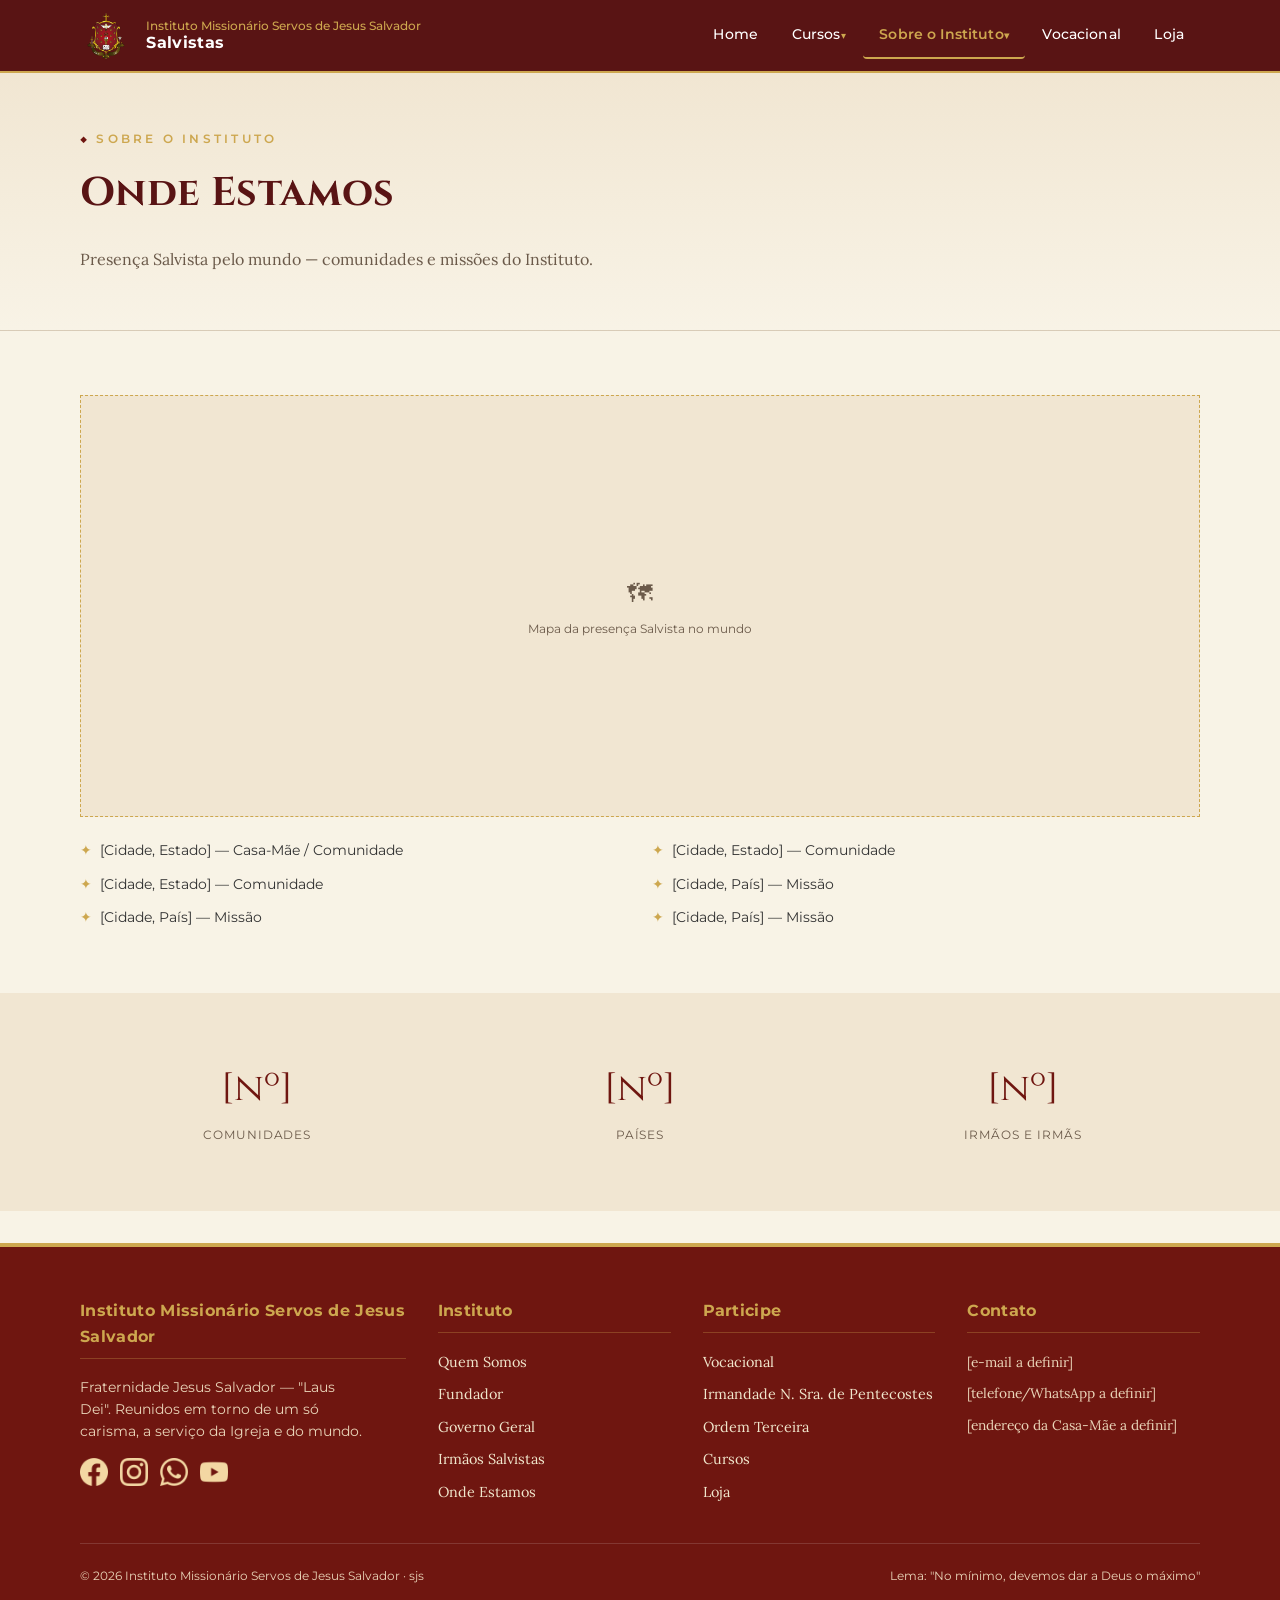
<file: onde-estamos.html>
<!DOCTYPE html>
<html lang="pt-BR">
<head>
<meta charset="UTF-8">
<meta name="viewport" content="width=device-width, initial-scale=1.0">
<title>Onde Estamos | Instituto Missionário Servos de Jesus Salvador</title>
<meta name="description" content="Presença Salvista pelo mundo — comunidades e missões.">
<link rel="preconnect" href="https://fonts.googleapis.com">
<link rel="preconnect" href="https://fonts.gstatic.com" crossorigin>
<link href="https://fonts.googleapis.com/css2?family=Cinzel:wght@500;600&family=Lora:ital,wght@0,400;0,500;0,600;1,400&family=Montserrat:wght@500;600;700&display=swap" rel="stylesheet">
<link rel="stylesheet" href="onde-estamos.css">
<link rel="stylesheet" href="index.css">
</head>
<body>


<header class="site-header">
  <div class="container header-bar">
    <a href="index.html" class="brand">
      <span class="brand-mark">
        <img src="images/brasao.png" alt="Brasão Salvistas">
      </span>
      <span class="brand-text">
        <span class="eyebrow-brand">Instituto Missionário Servos de Jesus Salvador</span>
        <span class="brand-name">Salvistas</span>
      </span>
    </a>
    <button class="nav-toggle" aria-label="Abrir menu" aria-expanded="false">☰</button>
    <nav class="primary-nav" aria-label="Menu principal">
      <button class="nav-close" aria-label="Fechar menu">✕</button>
      <ul>
        <li class=""><a href="index.html">Home</a></li>
        <li class="has-dropdown">
          <a href="#" class="dropdown-trigger">Cursos</a>
          <div class="dropdown">
            <a href="cursos.html">Cursos</a>
            <a href="formacao-permanente.html">Formação Permanente</a>
          </div>
        </li>
        <li class="has-dropdown active">
          <a href="#" class="dropdown-trigger">Sobre o Instituto</a>
          <div class="dropdown">
            <a href="quem-somos.html">Quem Somos</a>
            <a href="fundador.html">Fundador</a>
            <a href="governo-geral.html">Governo Geral</a>
            <a href="irmaos-salvistas.html">Irmãos Salvistas</a>
            <a href="irmandade.html">Irmandade N. Sra. de Pentecostes</a>
            <a href="ordem-terceira.html">Ordem Terceira</a>
            <a href="onde-estamos.html">Onde Estamos</a>
            <a href="doacoes.html">Ajude esta Obra</a>
          </div>
        </li>
        <li class=""><a href="vocacional.html">Vocacional</a></li>
        <li class=""><a href="loja.html">Loja</a></li>
      </ul>
    </nav>
  </div>
</header>


<main>
<div class="page-hero">
  <div class="container">
    <p class="eyebrow">Sobre o Instituto</p>
    <h1>Onde Estamos</h1>
    <p class="lede" style="max-width:60ch;font-family:var(--serif);color:var(--tinta-suave);">Presença Salvista pelo mundo — comunidades e missões do Instituto.</p>
  </div>
</div>


<section>
  <div class="container map-shell">
    <div class="placeholder map"><div class="ph-inner"><span class="ph-icon">🗺</span><span>Mapa da presença Salvista no mundo</span></div></div>
    <ul class="pin-list">
      <li>[Cidade, Estado] — Casa-Mãe / Comunidade</li>
      <li>[Cidade, Estado] — Comunidade</li>
      <li>[Cidade, Estado] — Comunidade</li>
      <li>[Cidade, País] — Missão</li>
      <li>[Cidade, País] — Missão</li>
      <li>[Cidade, País] — Missão</li>
    </ul>
  </div>
</section>


<section class="tint">
  <div class="container grid grid-3">
    <div class="stat"><span class="num">[nº]</span><span class="label">Comunidades</span></div>
    <div class="stat"><span class="num">[nº]</span><span class="label">Países</span></div>
    <div class="stat"><span class="num">[nº]</span><span class="label">Irmãos e Irmãs</span></div>
  </div>
</section>

</main>


<footer class="site-footer">
  <div class="container">
    <div class="footer-grid">
      <div>
        <h4>Instituto Missionário Servos de Jesus Salvador</h4>
        <p style="font-family:var(--ui);font-size:.85rem;max-width:32ch;">Fraternidade Jesus Salvador — "Laus Dei". Reunidos em torno de um só carisma, a serviço da Igreja e do mundo.</p>
                <div class="social-row" aria-label="Redes sociais">
          <a href="#" aria-label="Facebook">
            <img src="images/facebook.png" alt="Facebook">
          </a>
          <a href="#" aria-label="Instagram">
            <img src="images/instagram.png" alt="Instagram">
          </a>
          <a href="#" aria-label="WhatsApp">
            <img src="images/whatsapp.png" alt="WhatsApp">
          </a>
          <a href="#" aria-label="YouTube">
            <img src="images/youtube.png" alt="YouTube">
          </a>
        </div>
      </div>
      <div>
        <h4>Instituto</h4>
        <ul>
          <li><a href="quem-somos.html">Quem Somos</a></li>
          <li><a href="fundador.html">Fundador</a></li>
          <li><a href="governo-geral.html">Governo Geral</a></li>
          <li><a href="irmaos-salvistas.html">Irmãos Salvistas</a></li>
          <li><a href="onde-estamos.html">Onde Estamos</a></li>
        </ul>
      </div>
      <div>
        <h4>Participe</h4>
        <ul>
          <li><a href="vocacional.html">Vocacional</a></li>
          <li><a href="irmandade.html">Irmandade N. Sra. de Pentecostes</a></li>
          <li><a href="ordem-terceira.html">Ordem Terceira</a></li>
          <li><a href="cursos.html">Cursos</a></li>
          <li><a href="loja.html">Loja</a></li>
        </ul>
      </div>
      <div>
        <h4>Contato</h4>
        <ul>
          <li>[e-mail a definir]</li>
          <li>[telefone/WhatsApp a definir]</li>
          <li>[endereço da Casa-Mãe a definir]</li>
        </ul>
      </div>
    </div>
    <div class="footer-bottom">
      <span>© <span class="js-year"></span> Instituto Missionário Servos de Jesus Salvador · sjs</span>
      <span>Lema: "No mínimo, devemos dar a Deus o máximo"</span>
    </div>
  </div>
</footer>


<script src="script.js"></script>
</body>
</html>
</file>
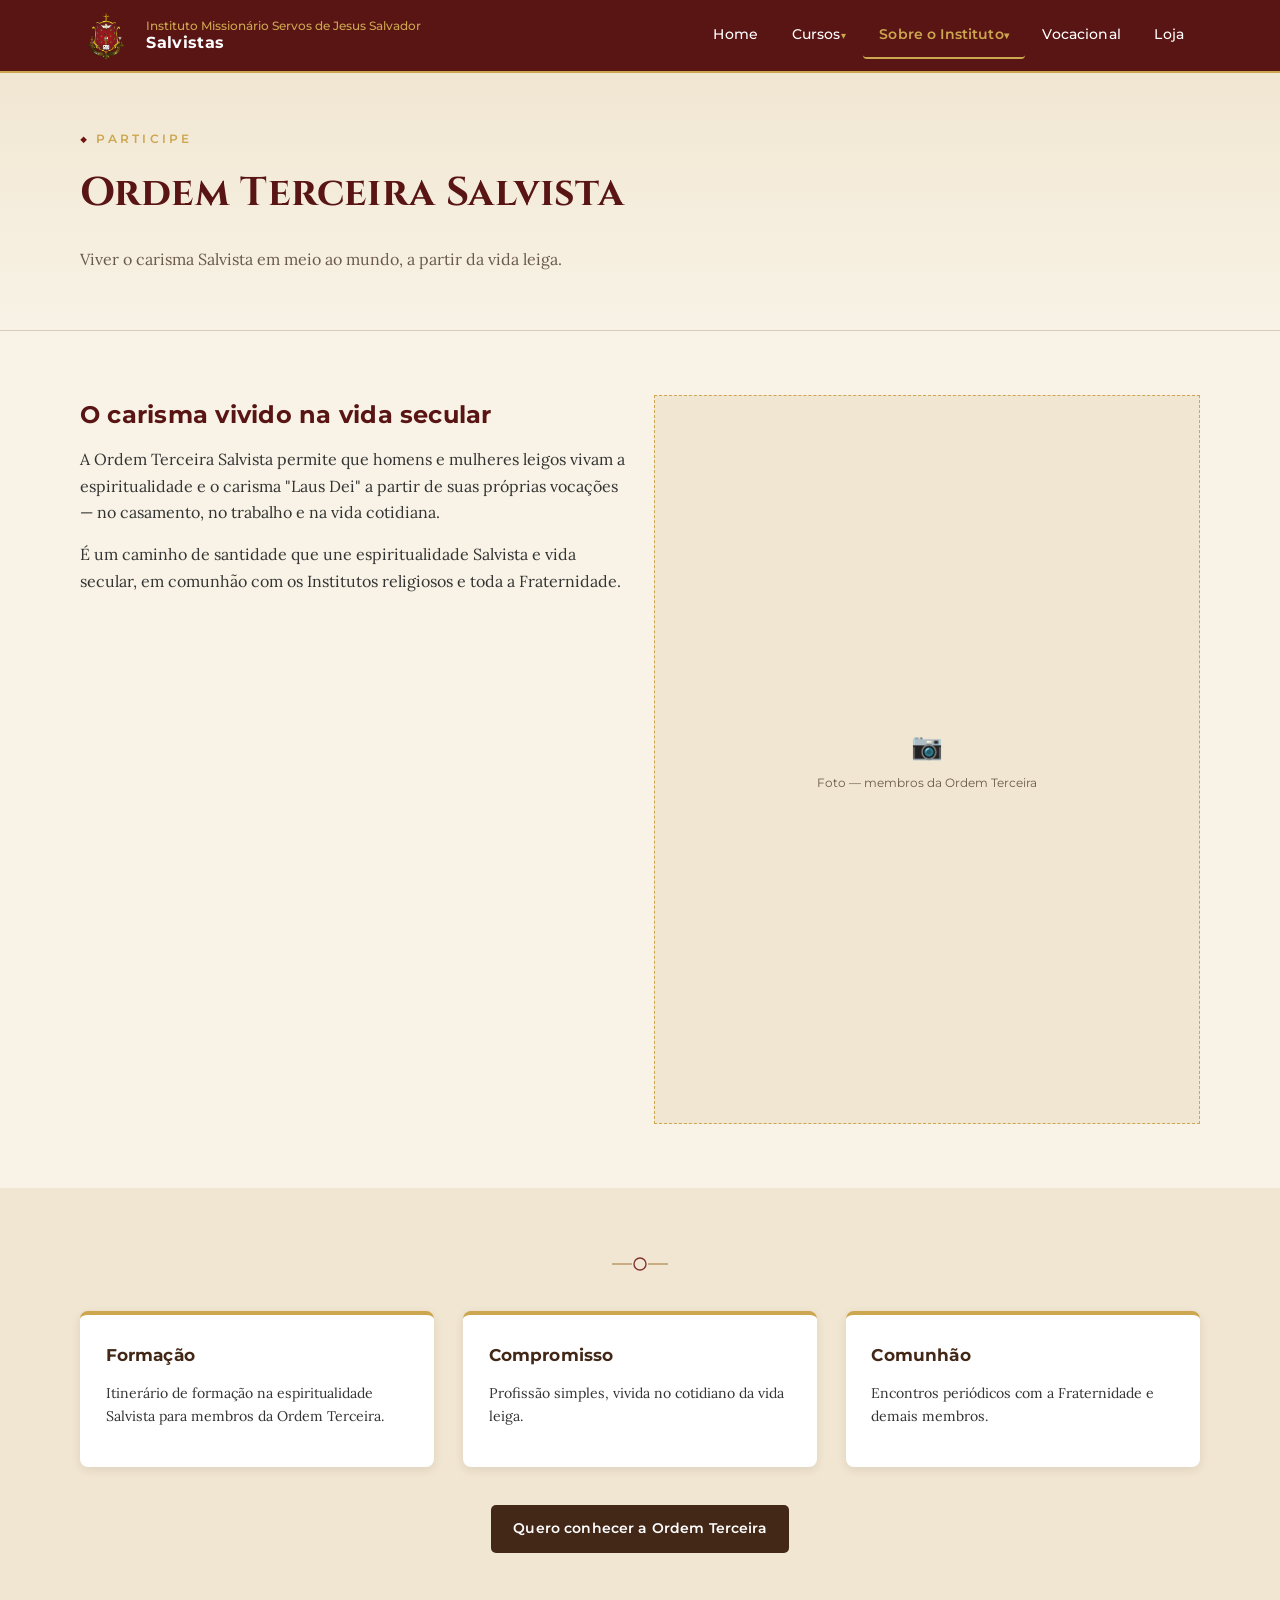
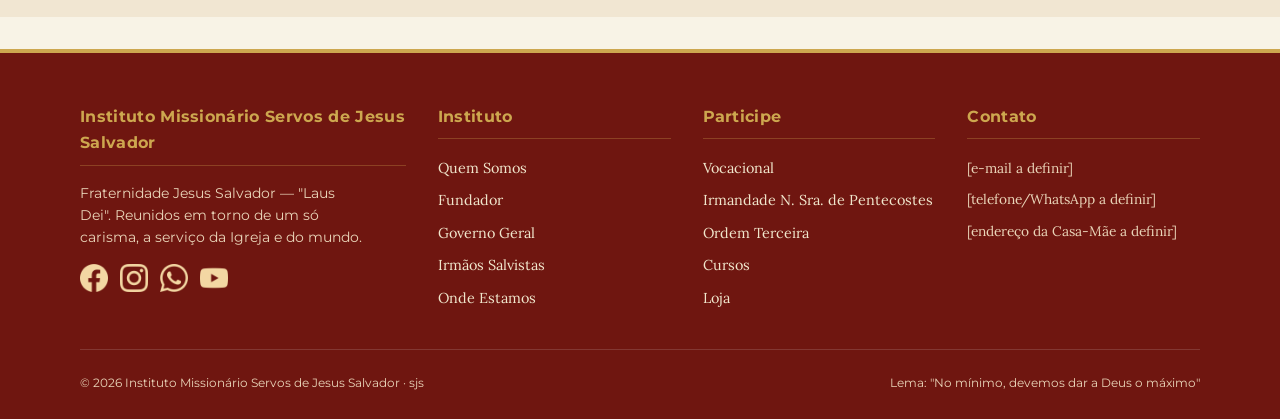
<file: ordem-terceira.html>
<!DOCTYPE html>
<html lang="pt-BR">
<head>
<meta charset="UTF-8">
<meta name="viewport" content="width=device-width, initial-scale=1.0">
<title>Ordem Terceira | Instituto Missionário Servos de Jesus Salvador</title>
<meta name="description" content="Ordem Terceira Salvista — o carisma vivido na vida secular.">
<link rel="preconnect" href="https://fonts.googleapis.com">
<link rel="preconnect" href="https://fonts.gstatic.com" crossorigin>
<link href="https://fonts.googleapis.com/css2?family=Cinzel:wght@500;600&family=Lora:ital,wght@0,400;0,500;0,600;1,400&family=Montserrat:wght@500;600;700&display=swap" rel="stylesheet">
<link rel="stylesheet" href="ordem-terceira.css">
<link rel="stylesheet" href="index.css">
</head>
<body>


<header class="site-header">
  <div class="container header-bar">
    <a href="index.html" class="brand">
      <span class="brand-mark">
        <img src="images/brasao.png" alt="Brasão Salvistas">
      </span>
      <span class="brand-text">
        <span class="eyebrow-brand">Instituto Missionário Servos de Jesus Salvador</span>
        <span class="brand-name">Salvistas</span>
      </span>
    </a>
    <button class="nav-toggle" aria-label="Abrir menu" aria-expanded="false">☰</button>
    <nav class="primary-nav" aria-label="Menu principal">
      <button class="nav-close" aria-label="Fechar menu">✕</button>
      <ul>
        <li class=""><a href="index.html">Home</a></li>
        <li class="has-dropdown">
          <a href="#" class="dropdown-trigger">Cursos</a>
          <div class="dropdown">
            <a href="cursos.html">Cursos</a>
            <a href="formacao-permanente.html">Formação Permanente</a>
          </div>
        </li>
        <li class="has-dropdown active">
          <a href="#" class="dropdown-trigger">Sobre o Instituto</a>
          <div class="dropdown">
            <a href="quem-somos.html">Quem Somos</a>
            <a href="fundador.html">Fundador</a>
            <a href="governo-geral.html">Governo Geral</a>
            <a href="irmaos-salvistas.html">Irmãos Salvistas</a>
            <a href="irmandade.html">Irmandade N. Sra. de Pentecostes</a>
            <a href="ordem-terceira.html">Ordem Terceira</a>
            <a href="onde-estamos.html">Onde Estamos</a>
            <a href="doacoes.html">Ajude esta Obra</a>
          </div>
        </li>
        <li class=""><a href="vocacional.html">Vocacional</a></li>
        <li class=""><a href="loja.html">Loja</a></li>
      </ul>
    </nav>
  </div>
</header>


<main>
<div class="page-hero">
  <div class="container">
    <p class="eyebrow">Participe</p>
    <h1>Ordem Terceira Salvista</h1>
    <p class="lede" style="max-width:60ch;font-family:var(--serif);color:var(--tinta-suave);">Viver o carisma Salvista em meio ao mundo, a partir da vida leiga.</p>
  </div>
</div>


<section>
  <div class="container grid grid-2">
    <div>
      <h2>O carisma vivido na vida secular</h2>
      <p>A Ordem Terceira Salvista permite que homens e mulheres leigos vivam a espiritualidade e o carisma "Laus Dei" a partir de suas próprias vocações — no casamento, no trabalho e na vida cotidiana.</p>
      <p>É um caminho de santidade que une espiritualidade Salvista e vida secular, em comunhão com os Institutos religiosos e toda a Fraternidade.</p>
    </div>
    <div class="placeholder tall"><div class="ph-inner"><span class="ph-icon">📷</span><span>Foto — membros da Ordem Terceira</span></div></div>
  </div>
</section>


<section class="tint">
  <div class="container">
    <div class="divider-rays" aria-hidden="true">
      <svg viewBox="0 0 60 24" width="60" height="24"><path d="M2 12 H22" stroke="#af8a4e" stroke-width="1.4"/>
      <circle cx="30" cy="12" r="6" fill="none" stroke="#6f1610" stroke-width="1.4"/>
      <path d="M38 12 H58" stroke="#af8a4e" stroke-width="1.4"/></svg>
    </div>
    <div class="grid grid-3">
      <div class="card"><h3>Formação</h3><p style="font-size:.88rem;">Itinerário de formação na espiritualidade Salvista para membros da Ordem Terceira.</p></div>
      <div class="card"><h3>Compromisso</h3><p style="font-size:.88rem;">Profissão simples, vivida no cotidiano da vida leiga.</p></div>
      <div class="card"><h3>Comunhão</h3><p style="font-size:.88rem;">Encontros periódicos com a Fraternidade e demais membros.</p></div>
    </div>
    <div style="text-align:center;margin-top:2.4rem;">
      <a href="#" class="btn btn-solid">Quero conhecer a Ordem Terceira</a>
    </div>
  </div>
</section>

</main>


<footer class="site-footer">
  <div class="container">
    <div class="footer-grid">
      <div>
        <h4>Instituto Missionário Servos de Jesus Salvador</h4>
        <p style="font-family:var(--ui);font-size:.85rem;max-width:32ch;">Fraternidade Jesus Salvador — "Laus Dei". Reunidos em torno de um só carisma, a serviço da Igreja e do mundo.</p>
                <div class="social-row" aria-label="Redes sociais">
          <a href="#" aria-label="Facebook">
            <img src="images/facebook.png" alt="Facebook">
          </a>
          <a href="#" aria-label="Instagram">
            <img src="images/instagram.png" alt="Instagram">
          </a>
          <a href="#" aria-label="WhatsApp">
            <img src="images/whatsapp.png" alt="WhatsApp">
          </a>
          <a href="#" aria-label="YouTube">
            <img src="images/youtube.png" alt="YouTube">
          </a>
        </div>
      </div>
      <div>
        <h4>Instituto</h4>
        <ul>
          <li><a href="quem-somos.html">Quem Somos</a></li>
          <li><a href="fundador.html">Fundador</a></li>
          <li><a href="governo-geral.html">Governo Geral</a></li>
          <li><a href="irmaos-salvistas.html">Irmãos Salvistas</a></li>
          <li><a href="onde-estamos.html">Onde Estamos</a></li>
        </ul>
      </div>
      <div>
        <h4>Participe</h4>
        <ul>
          <li><a href="vocacional.html">Vocacional</a></li>
          <li><a href="irmandade.html">Irmandade N. Sra. de Pentecostes</a></li>
          <li><a href="ordem-terceira.html">Ordem Terceira</a></li>
          <li><a href="cursos.html">Cursos</a></li>
          <li><a href="loja.html">Loja</a></li>
        </ul>
      </div>
      <div>
        <h4>Contato</h4>
        <ul>
          <li>[e-mail a definir]</li>
          <li>[telefone/WhatsApp a definir]</li>
          <li>[endereço da Casa-Mãe a definir]</li>
        </ul>
      </div>
    </div>
    <div class="footer-bottom">
      <span>© <span class="js-year"></span> Instituto Missionário Servos de Jesus Salvador · sjs</span>
      <span>Lema: "No mínimo, devemos dar a Deus o máximo"</span>
    </div>
  </div>
</footer>


<script src="script.js"></script>
</body>
</html>
</file>
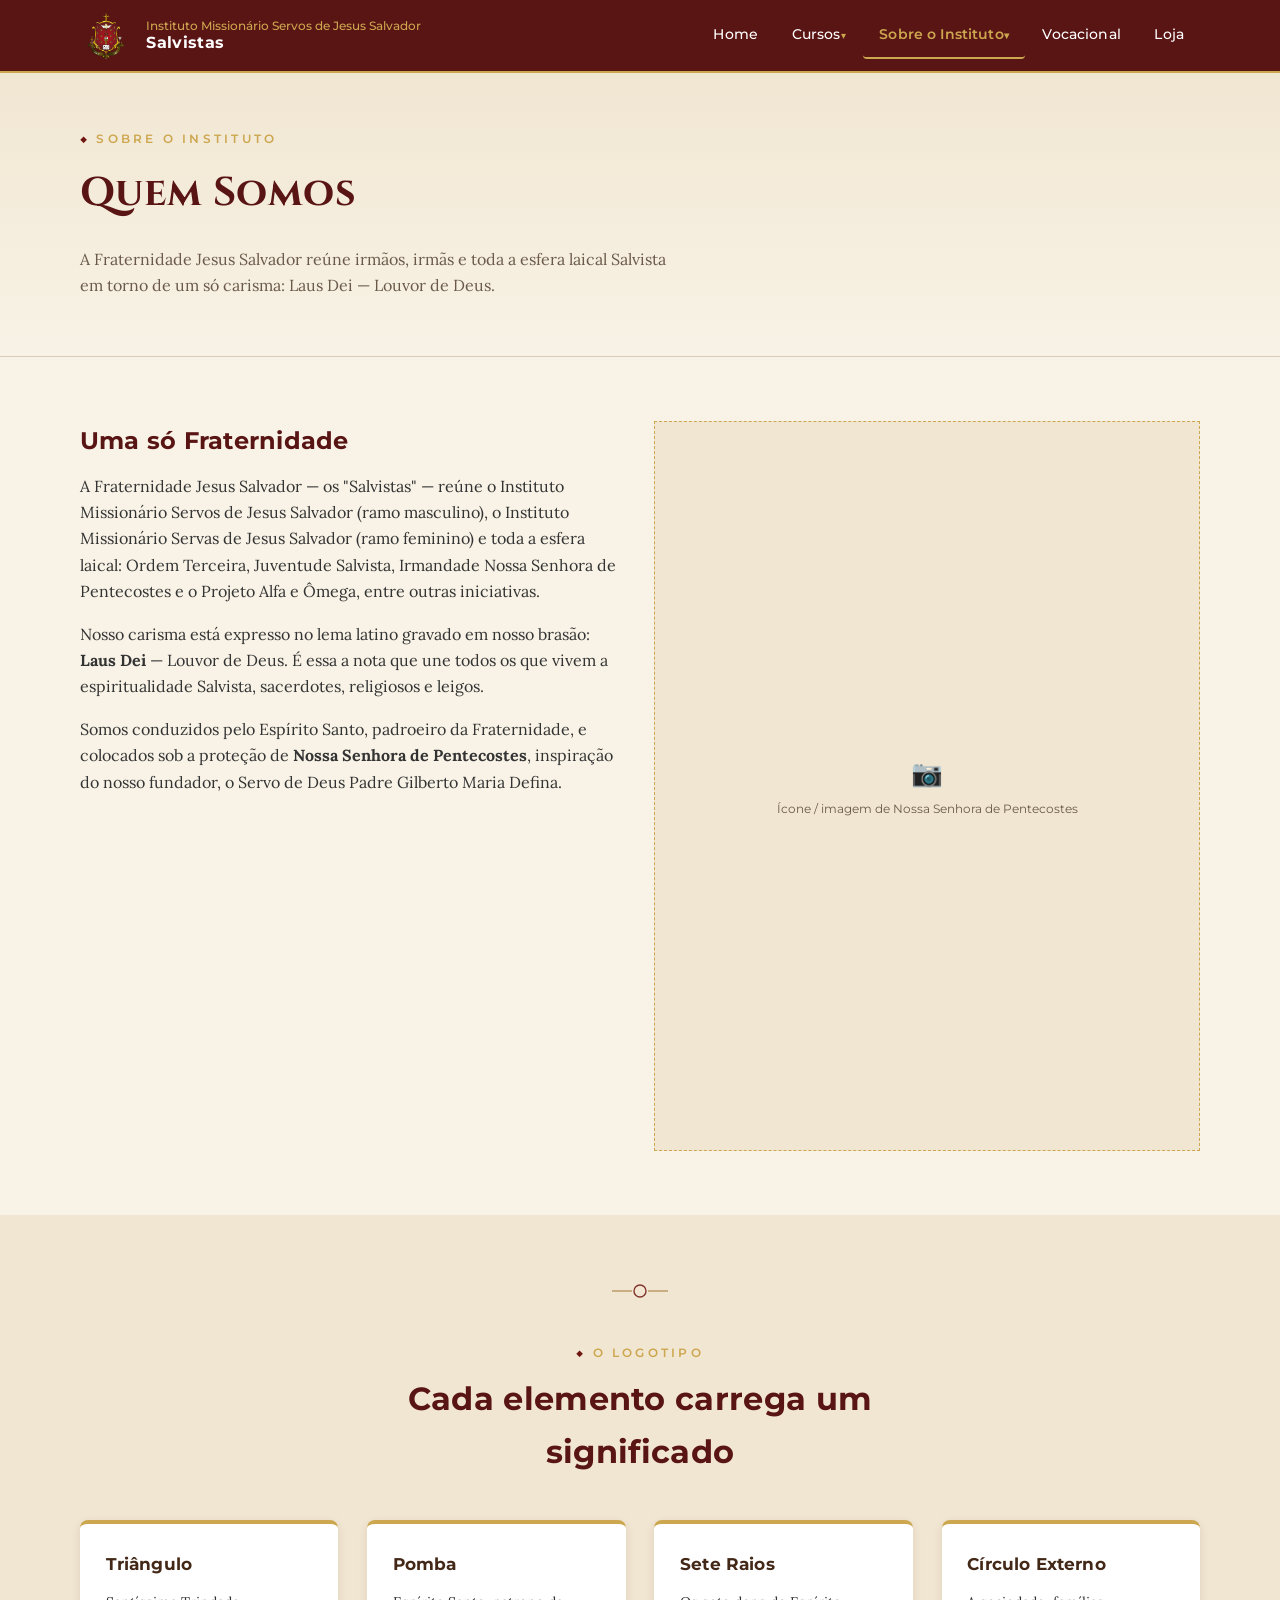
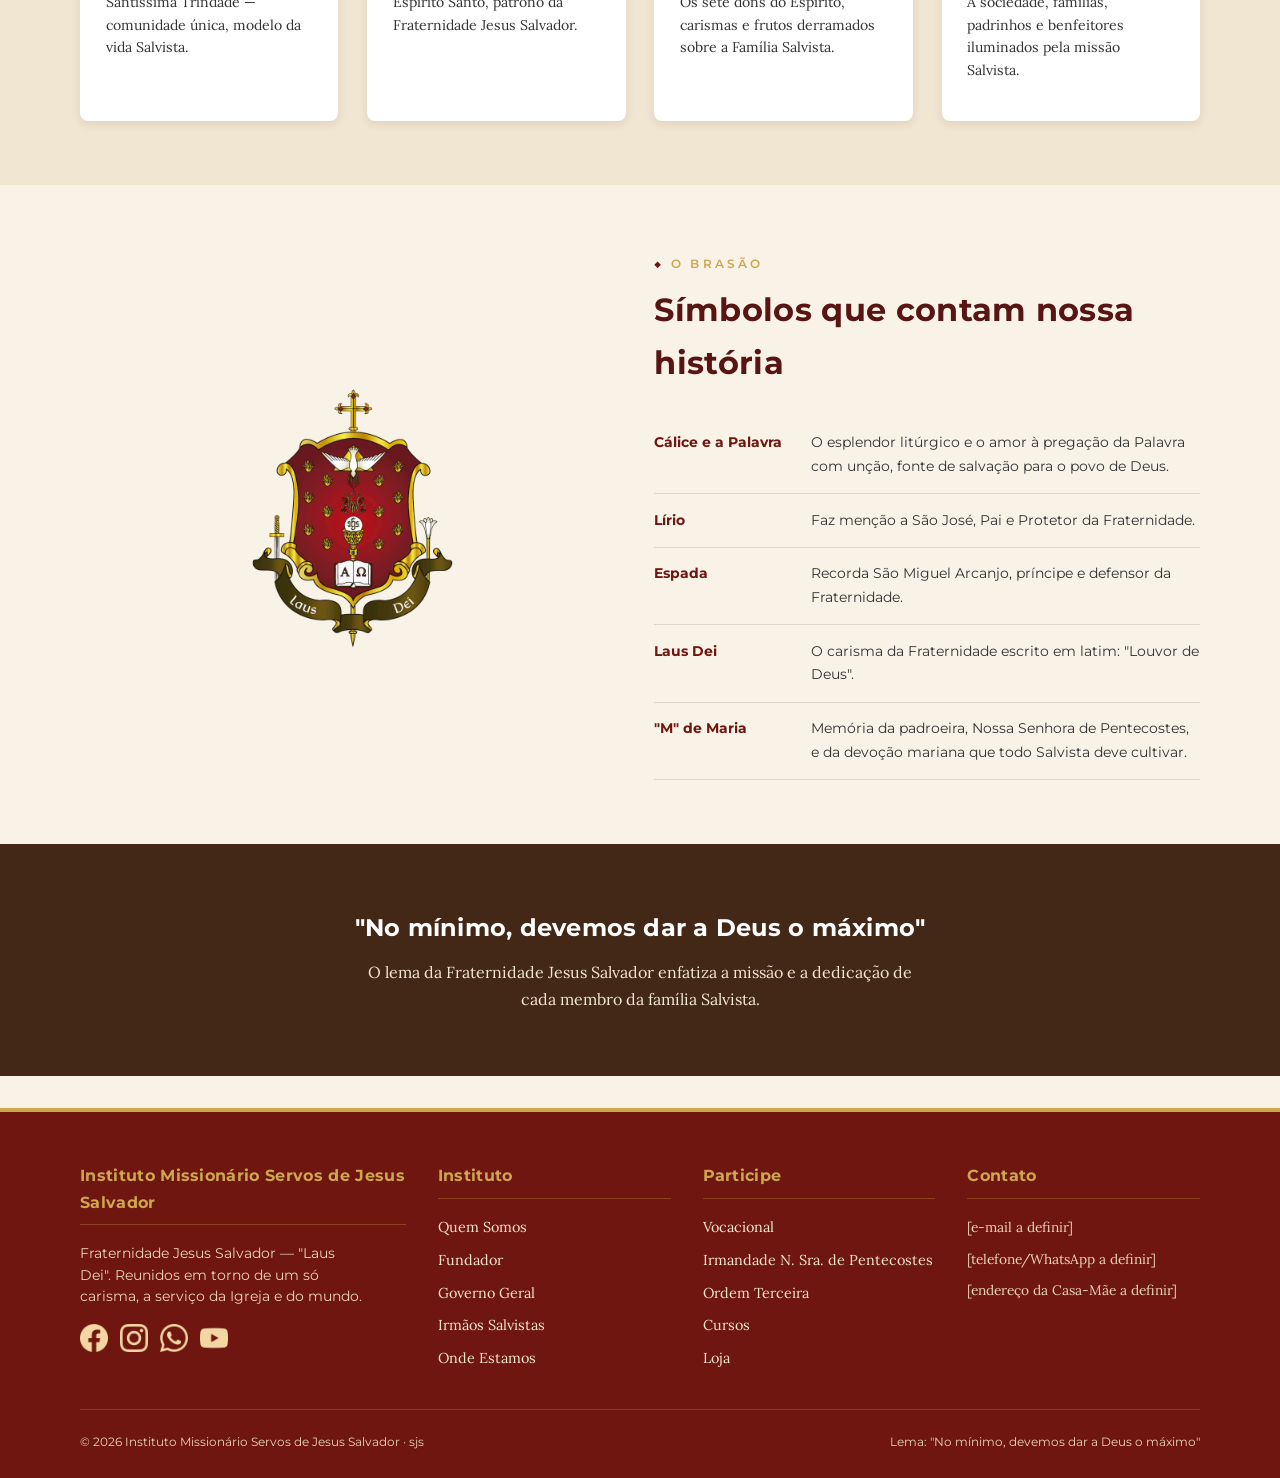
<file: quem-somos.html>
<!DOCTYPE html>
<html lang="pt-BR">
<head>
<meta charset="UTF-8">
<meta name="viewport" content="width=device-width, initial-scale=1.0">
<title>Quem Somos | Instituto Missionário Servos de Jesus Salvador</title>
<meta name="description" content="Carisma, missão e espiritualidade da Fraternidade Jesus Salvador.">
<link rel="preconnect" href="https://fonts.googleapis.com">
<link rel="preconnect" href="https://fonts.gstatic.com" crossorigin>
<link href="https://fonts.googleapis.com/css2?family=Cinzel:wght@500;600&family=Lora:ital,wght@0,400;0,500;0,600;1,400&family=Montserrat:wght@500;600;700&display=swap" rel="stylesheet">
<link rel="stylesheet" href="quem-somos.css">
<link rel="stylesheet" href="index.css">
</head>
<body>


<header class="site-header">
  <div class="container header-bar">
    <a href="index.html" class="brand">
      <span class="brand-mark">
        <img src="images/brasao.png" alt="Brasão Salvistas">
      </span>
      <span class="brand-text">
        <span class="eyebrow-brand">Instituto Missionário Servos de Jesus Salvador</span>
        <span class="brand-name">Salvistas</span>
      </span>
    </a>
    <button class="nav-toggle" aria-label="Abrir menu" aria-expanded="false">☰</button>
    <nav class="primary-nav" aria-label="Menu principal">
      <button class="nav-close" aria-label="Fechar menu">✕</button>
      <ul>
        <li class=""><a href="index.html">Home</a></li>
        <li class="has-dropdown">
          <a href="#" class="dropdown-trigger">Cursos</a>
          <div class="dropdown">
            <a href="cursos.html">Cursos</a>
            <a href="formacao-permanente.html">Formação Permanente</a>
          </div>
        </li>
        <li class="has-dropdown active">
          <a href="#" class="dropdown-trigger">Sobre o Instituto</a>
          <div class="dropdown">
            <a href="quem-somos.html">Quem Somos</a>
            <a href="fundador.html">Fundador</a>
            <a href="governo-geral.html">Governo Geral</a>
            <a href="irmaos-salvistas.html">Irmãos Salvistas</a>
            <a href="irmandade.html">Irmandade N. Sra. de Pentecostes</a>
            <a href="ordem-terceira.html">Ordem Terceira</a>
            <a href="onde-estamos.html">Onde Estamos</a>
            <a href="doacoes.html">Ajude esta Obra</a>
          </div>
        </li>
        <li class=""><a href="vocacional.html">Vocacional</a></li>
        <li class=""><a href="loja.html">Loja</a></li>
      </ul>
    </nav>
  </div>
</header>


<main>
<div class="page-hero">
  <div class="container">
    <p class="eyebrow">Sobre o Instituto</p>
    <h1>Quem Somos</h1>
    <p class="lede" style="max-width:60ch;font-family:var(--serif);color:var(--tinta-suave);">A Fraternidade Jesus Salvador reúne irmãos, irmãs e toda a esfera laical Salvista em torno de um só carisma: Laus Dei — Louvor de Deus.</p>
  </div>
</div>


<section>
  <div class="container grid grid-2">
    <div>
      <h2>Uma só Fraternidade</h2>
      <p>A Fraternidade Jesus Salvador — os "Salvistas" — reúne o Instituto Missionário Servos de Jesus Salvador (ramo masculino), o Instituto Missionário Servas de Jesus Salvador (ramo feminino) e toda a esfera laical: Ordem Terceira, Juventude Salvista, Irmandade Nossa Senhora de Pentecostes e o Projeto Alfa e Ômega, entre outras iniciativas.</p>
      <p>Nosso carisma está expresso no lema latino gravado em nosso brasão: <strong>Laus Dei</strong> — Louvor de Deus. É essa a nota que une todos os que vivem a espiritualidade Salvista, sacerdotes, religiosos e leigos.</p>
      <p>Somos conduzidos pelo Espírito Santo, padroeiro da Fraternidade, e colocados sob a proteção de <strong>Nossa Senhora de Pentecostes</strong>, inspiração do nosso fundador, o Servo de Deus Padre Gilberto Maria Defina.</p>
    </div>
    <div class="placeholder tall"><div class="ph-inner"><span class="ph-icon">📷</span><span>Ícone / imagem de Nossa Senhora de Pentecostes</span></div></div>
  </div>
</section>


<section class="tint">
  <div class="container">
    <div class="divider-rays" aria-hidden="true">
      <svg viewBox="0 0 60 24" width="60" height="24"><path d="M2 12 H22" stroke="#af8a4e" stroke-width="1.4"/>
      <circle cx="30" cy="12" r="6" fill="none" stroke="#6f1610" stroke-width="1.4"/>
      <path d="M38 12 H58" stroke="#af8a4e" stroke-width="1.4"/></svg>
    </div>
    <div class="section-head" style="text-align:center;margin:0 auto 2.6rem;">
      <p class="eyebrow" style="text-align:center;">O logotipo</p>
      <h2>Cada elemento carrega um significado</h2>
    </div>
    <div class="grid grid-4">
      <div class="card"><h3>Triângulo</h3><p style="font-size:.88rem;">Santíssima Trindade — comunidade única, modelo da vida Salvista.</p></div>
      <div class="card"><h3>Pomba</h3><p style="font-size:.88rem;">Espírito Santo, patrono da Fraternidade Jesus Salvador.</p></div>
      <div class="card"><h3>Sete Raios</h3><p style="font-size:.88rem;">Os sete dons do Espírito, carismas e frutos derramados sobre a Família Salvista.</p></div>
      <div class="card"><h3>Círculo Externo</h3><p style="font-size:.88rem;">A sociedade, famílias, padrinhos e benfeitores iluminados pela missão Salvista.</p></div>
    </div>
  </div>
</section>


<section>
  <div class="container grid grid-2" style="align-items:center;">
    <div style="text-align:center;"><img src="images/brasao.png" alt="Brasão do Instituto Missionário Servos de Jesus Salvador" style="max-width:280px;width:100%;margin:0 auto;"></div>
    <div>
      <div class="section-head">
        <p class="eyebrow">O Brasão</p>
        <h2>Símbolos que contam nossa história</h2>
      </div>
      <ul class="info-list">
        <li><strong>Cálice e a Palavra</strong> O esplendor litúrgico e o amor à pregação da Palavra com unção, fonte de salvação para o povo de Deus.</li>
        <li><strong>Lírio</strong> Faz menção a São José, Pai e Protetor da Fraternidade.</li>
        <li><strong>Espada</strong> Recorda São Miguel Arcanjo, príncipe e defensor da Fraternidade.</li>
        <li><strong>Laus Dei</strong> O carisma da Fraternidade escrito em latim: "Louvor de Deus".</li>
        <li><strong>"M" de Maria</strong> Memória da padroeira, Nossa Senhora de Pentecostes, e da devoção mariana que todo Salvista deve cultivar.</li>
      </ul>
    </div>
  </div>
</section>


<section class="dark">
  <div class="container" style="text-align:center;">
    <h2 style="color:#fff;">"No mínimo, devemos dar a Deus o máximo"</h2>
    <p style="max-width:56ch;margin:0 auto;">O lema da Fraternidade Jesus Salvador enfatiza a missão e a dedicação de cada membro da família Salvista.</p>
  </div>
</section>

</main>


<footer class="site-footer">
  <div class="container">
    <div class="footer-grid">
      <div>
        <h4>Instituto Missionário Servos de Jesus Salvador</h4>
        <p style="font-family:var(--ui);font-size:.85rem;max-width:32ch;">Fraternidade Jesus Salvador — "Laus Dei". Reunidos em torno de um só carisma, a serviço da Igreja e do mundo.</p>
                <div class="social-row" aria-label="Redes sociais">
          <a href="#" aria-label="Facebook">
            <img src="images/facebook.png" alt="Facebook">
          </a>
          <a href="#" aria-label="Instagram">
            <img src="images/instagram.png" alt="Instagram">
          </a>
          <a href="#" aria-label="WhatsApp">
            <img src="images/whatsapp.png" alt="WhatsApp">
          </a>
          <a href="#" aria-label="YouTube">
            <img src="images/youtube.png" alt="YouTube">
          </a>
        </div>
      </div>
      <div>
        <h4>Instituto</h4>
        <ul>
          <li><a href="quem-somos.html">Quem Somos</a></li>
          <li><a href="fundador.html">Fundador</a></li>
          <li><a href="governo-geral.html">Governo Geral</a></li>
          <li><a href="irmaos-salvistas.html">Irmãos Salvistas</a></li>
          <li><a href="onde-estamos.html">Onde Estamos</a></li>
        </ul>
      </div>
      <div>
        <h4>Participe</h4>
        <ul>
          <li><a href="vocacional.html">Vocacional</a></li>
          <li><a href="irmandade.html">Irmandade N. Sra. de Pentecostes</a></li>
          <li><a href="ordem-terceira.html">Ordem Terceira</a></li>
          <li><a href="cursos.html">Cursos</a></li>
          <li><a href="loja.html">Loja</a></li>
        </ul>
      </div>
      <div>
        <h4>Contato</h4>
        <ul>
          <li>[e-mail a definir]</li>
          <li>[telefone/WhatsApp a definir]</li>
          <li>[endereço da Casa-Mãe a definir]</li>
        </ul>
      </div>
    </div>
    <div class="footer-bottom">
      <span>© <span class="js-year"></span> Instituto Missionário Servos de Jesus Salvador · sjs</span>
      <span>Lema: "No mínimo, devemos dar a Deus o máximo"</span>
    </div>
  </div>
</footer>


<script src="script.js"></script>
</body>
</html>
</file>
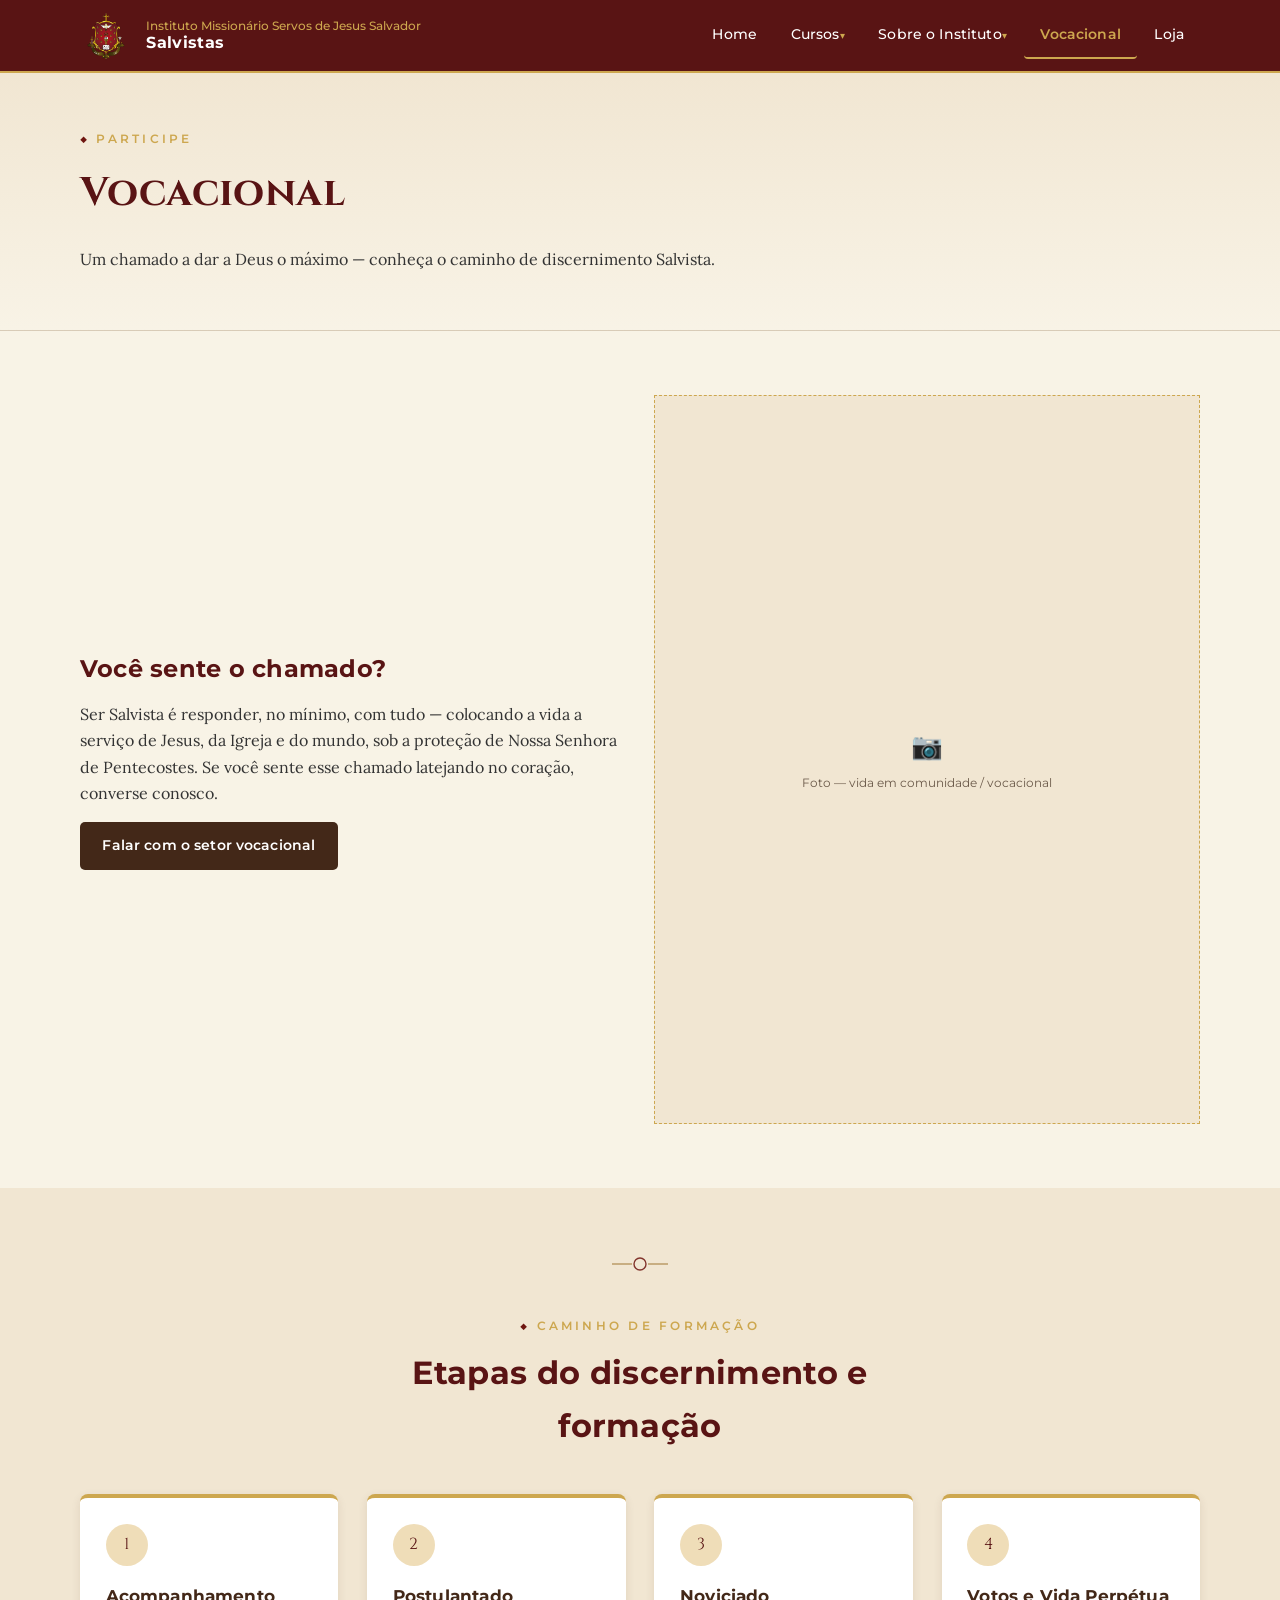
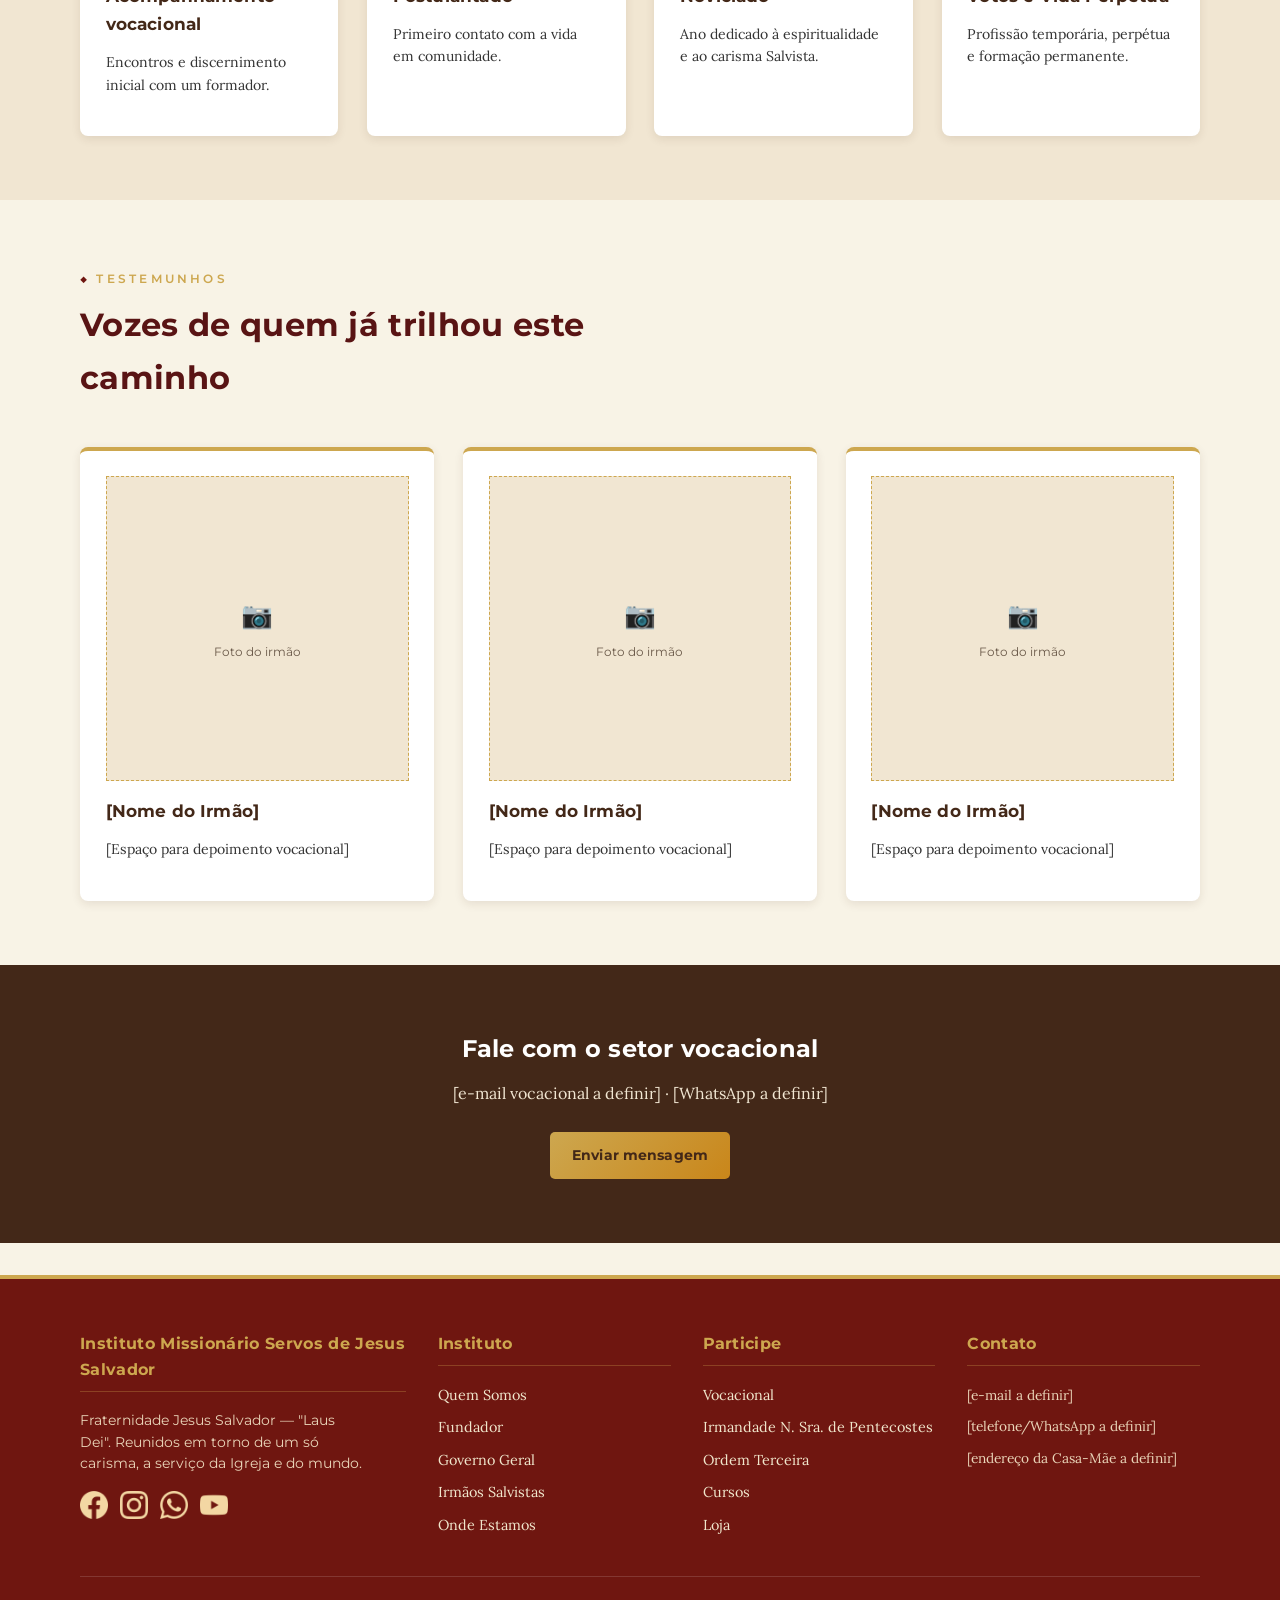
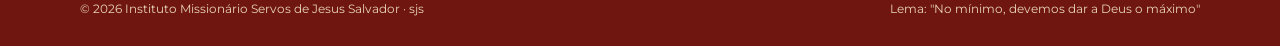
<file: vocacional.html>
<!DOCTYPE html>
<html lang="pt-BR">
<head>
<meta charset="UTF-8">
<meta name="viewport" content="width=device-width, initial-scale=1.0">
<title>Vocacional | Instituto Missionário Servos de Jesus Salvador</title>
<meta name="description" content="Discernimento e formação para a vida religiosa Salvista.">
<link rel="preconnect" href="https://fonts.googleapis.com">
<link rel="preconnect" href="https://fonts.gstatic.com" crossorigin>
<link href="https://fonts.googleapis.com/css2?family=Cinzel:wght@500;600&family=Lora:ital,wght@0,400;0,500;0,600;1,400&family=Montserrat:wght@500;600;700&display=swap" rel="stylesheet">
<link rel="stylesheet" href="vocacional.css">
<link rel="stylesheet" href="index.css">
</head>
<body>


<header class="site-header">
  <div class="container header-bar">
    <a href="index.html" class="brand">
      <span class="brand-mark">
        <img src="images/brasao.png" alt="Brasão Salvistas">
      </span>
      <span class="brand-text">
        <span class="eyebrow-brand">Instituto Missionário Servos de Jesus Salvador</span>
        <span class="brand-name">Salvistas</span>
      </span>
    </a>
    <button class="nav-toggle" aria-label="Abrir menu" aria-expanded="false">☰</button>
    <nav class="primary-nav" aria-label="Menu principal">
      <button class="nav-close" aria-label="Fechar menu">✕</button>
      <ul>
        <li class=""><a href="index.html">Home</a></li>
        <li class="has-dropdown">
          <a href="#" class="dropdown-trigger">Cursos</a>
          <div class="dropdown">
            <a href="cursos.html">Cursos</a>
            <a href="formacao-permanente.html">Formação Permanente</a>
          </div>
        </li>
        <li class="has-dropdown">
          <a href="#" class="dropdown-trigger">Sobre o Instituto</a>
          <div class="dropdown">
            <a href="quem-somos.html">Quem Somos</a>
            <a href="fundador.html">Fundador</a>
            <a href="governo-geral.html">Governo Geral</a>
            <a href="irmaos-salvistas.html">Irmãos Salvistas</a>
            <a href="irmandade.html">Irmandade N. Sra. de Pentecostes</a>
            <a href="ordem-terceira.html">Ordem Terceira</a>
            <a href="onde-estamos.html">Onde Estamos</a>
            <a href="doacoes.html">Ajude esta Obra</a>
          </div>
        </li>
        <li class="active"><a href="vocacional.html">Vocacional</a></li>
        <li class=""><a href="loja.html">Loja</a></li>
      </ul>
    </nav>
  </div>
</header>


<main>
<div class="page-hero">
  <div class="container">
    <p class="eyebrow">Participe</p>
    <h1>Vocacional</h1>
    <p class="lede">Um chamado a dar a Deus o máximo — conheça o caminho de discernimento Salvista.</p>
  </div>
</div>


<section>
  <div class="container grid grid-2" style="align-items:center;">
    <div>
      <h2>Você sente o chamado?</h2>
      <p>Ser Salvista é responder, no mínimo, com tudo — colocando a vida a serviço de Jesus, da Igreja e do mundo, sob a proteção de Nossa Senhora de Pentecostes. Se você sente esse chamado latejando no coração, converse conosco.</p>
      <a href="#contato-vocacional" class="btn btn-solid">Falar com o setor vocacional</a>
    </div>
    <div class="placeholder tall"><div class="ph-inner"><span class="ph-icon">📷</span><span>Foto — vida em comunidade / vocacional</span></div></div>
  </div>
</section>


<section class="tint">
  <div class="container">
    <div class="divider-rays" aria-hidden="true">
      <svg viewBox="0 0 60 24" width="60" height="24"><path d="M2 12 H22" stroke="#af8a4e" stroke-width="1.4"/>
      <circle cx="30" cy="12" r="6" fill="none" stroke="#6f1610" stroke-width="1.4"/>
      <path d="M38 12 H58" stroke="#af8a4e" stroke-width="1.4"/></svg>
    </div>
    <div class="section-head" style="text-align:center;margin:0 auto 2.6rem;">
      <p class="eyebrow" style="text-align:center;">Caminho de formação</p>
      <h2>Etapas do discernimento e formação</h2>
    </div>
    <div class="grid grid-4">
      <div class="card"><div class="icon">1</div><h3>Acompanhamento vocacional</h3><p style="font-size:.88rem;">Encontros e discernimento inicial com um formador.</p></div>
      <div class="card"><div class="icon">2</div><h3>Postulantado</h3><p style="font-size:.88rem;">Primeiro contato com a vida em comunidade.</p></div>
      <div class="card"><div class="icon">3</div><h3>Noviciado</h3><p style="font-size:.88rem;">Ano dedicado à espiritualidade e ao carisma Salvista.</p></div>
      <div class="card"><div class="icon">4</div><h3>Votos e Vida Perpétua</h3><p style="font-size:.88rem;">Profissão temporária, perpétua e formação permanente.</p></div>
    </div>
  </div>
</section>


<section>
  <div class="container">
    <div class="section-head"><p class="eyebrow">Testemunhos</p><h2>Vozes de quem já trilhou este caminho</h2></div>
    <div class="grid grid-3">
      <div class="card">
        <div class="placeholder square"><div class="ph-inner"><span class="ph-icon">📷</span><span>Foto do irmão</span></div></div>
        <h3 style="margin-top:1rem;">[Nome do Irmão]</h3>
        <p style="font-size:.88rem;">[Espaço para depoimento vocacional]</p>
      </div>
      <div class="card">
        <div class="placeholder square"><div class="ph-inner"><span class="ph-icon">📷</span><span>Foto do irmão</span></div></div>
        <h3 style="margin-top:1rem;">[Nome do Irmão]</h3>
        <p style="font-size:.88rem;">[Espaço para depoimento vocacional]</p>
      </div>
      <div class="card">
        <div class="placeholder square"><div class="ph-inner"><span class="ph-icon">📷</span><span>Foto do irmão</span></div></div>
        <h3 style="margin-top:1rem;">[Nome do Irmão]</h3>
        <p style="font-size:.88rem;">[Espaço para depoimento vocacional]</p>
      </div>
    </div>
  </div>
</section>


<section class="dark" id="contato-vocacional">
  <div class="container" style="text-align:center;">
    <h2 style="color:#fff;">Fale com o setor vocacional</h2>
    <p style="max-width:50ch;margin:0 auto 1.6rem;">[e-mail vocacional a definir] · [WhatsApp a definir]</p>
    <a href="#" class="btn btn-gold">Enviar mensagem</a>
  </div>
</section>

</main>


<footer class="site-footer">
  <div class="container">
    <div class="footer-grid">
      <div>
        <h4>Instituto Missionário Servos de Jesus Salvador</h4>
        <p style="font-family:var(--ui);font-size:.85rem;max-width:32ch;">Fraternidade Jesus Salvador — "Laus Dei". Reunidos em torno de um só carisma, a serviço da Igreja e do mundo.</p>
                <div class="social-row" aria-label="Redes sociais">
          <a href="#" aria-label="Facebook">
            <img src="images/facebook.png" alt="Facebook">
          </a>
          <a href="#" aria-label="Instagram">
            <img src="images/instagram.png" alt="Instagram">
          </a>
          <a href="#" aria-label="WhatsApp">
            <img src="images/whatsapp.png" alt="WhatsApp">
          </a>
          <a href="#" aria-label="YouTube">
            <img src="images/youtube.png" alt="YouTube">
          </a>
        </div>
      </div>
      <div>
        <h4>Instituto</h4>
        <ul>
          <li><a href="quem-somos.html">Quem Somos</a></li>
          <li><a href="fundador.html">Fundador</a></li>
          <li><a href="governo-geral.html">Governo Geral</a></li>
          <li><a href="irmaos-salvistas.html">Irmãos Salvistas</a></li>
          <li><a href="onde-estamos.html">Onde Estamos</a></li>
        </ul>
      </div>
      <div>
        <h4>Participe</h4>
        <ul>
          <li><a href="vocacional.html">Vocacional</a></li>
          <li><a href="irmandade.html">Irmandade N. Sra. de Pentecostes</a></li>
          <li><a href="ordem-terceira.html">Ordem Terceira</a></li>
          <li><a href="cursos.html">Cursos</a></li>
          <li><a href="loja.html">Loja</a></li>
        </ul>
      </div>
      <div>
        <h4>Contato</h4>
        <ul>
          <li>[e-mail a definir]</li>
          <li>[telefone/WhatsApp a definir]</li>
          <li>[endereço da Casa-Mãe a definir]</li>
        </ul>
      </div>
    </div>
    <div class="footer-bottom">
      <span>© <span class="js-year"></span> Instituto Missionário Servos de Jesus Salvador · sjs</span>
      <span>Lema: "No mínimo, devemos dar a Deus o máximo"</span>
    </div>
  </div>
</footer>


<script src="script.js"></script>
</body>
</html>
</file>
<file: index.css>
/* ==========================================================================
   Instituto Missionário Servos de Jesus Salvador — Identidade Digital
   Paleta: institucional (vinho) / humildade (marrom) / leveza (dourado-creme)
   ========================================================================== */

:root{
  --vinho:          #6F1610;
  --vinho-escuro:   #591414;
  --marrom:         #432818;
  --dourado:        #CDA74F;
  --dourado-claro:  #EFDDB8;
  --ouro-brilhante: #C9861A;
  --creme:          #F8F3E6;
  --creme-2:        #f1e6d2;
  --tinta:          #333333;
  --tinta-suave:    #6b5a4a;
  --linha:          rgba(67,40,24,.14);
  --sombra:         0 3px 10px rgba(67,40,24,.12);
  --radius:         8px;
  --serif:          "Lora", Georgia, "Times New Roman", serif;
  --display:        "Cinzel", var(--serif);
  --ui:             "Montserrat", "Helvetica Neue", Arial, sans-serif;
}

*,*::before,*::after{ box-sizing:border-box; margin:0; padding:0; }
html{ scroll-behavior:smooth; }
body{
  margin:0;
  font-family:var(--serif);
  color:var(--tinta);
  background:var(--creme);
  line-height:1.65;
  -webkit-font-smoothing:antialiased;
  touch-action: pan-x pan-y;
}
img{ max-width:100%; display:block; }
a{ color:inherit; text-decoration:none; }
h1,h2,h3,h4{ 
  font-family:var(--ui); 
  font-weight:700; 
  color:var(--vinho-escuro); 
  margin:0 0 .5em; 
  letter-spacing:.01em; 
}
p{ margin:0 0 1em; }
.container{ width:min(1120px, 92%); margin:0 auto; }
:focus-visible{ outline:3px solid var(--dourado); outline-offset:3px; }
main{ margin-top:0; padding-top:0; }
@media (prefers-reduced-motion: reduce){ *{ animation-duration:.001ms !important; transition-duration:.001ms !important; } }

/* --- Cabeçalho / Navegação --- */
.site-header{
  position:sticky; top:0; z-index:50;
  background:var(--vinho-escuro);
  border-bottom:2px solid var(--dourado);
  margin-bottom:0;
}
.header-bar{
  display:flex; align-items:center; justify-content:space-between;
  gap:1.5rem; padding:.6rem 0;
}

.brand{ 
  display:flex; align-items:center; gap:.9rem; 
  text-decoration:none;
}

.brand-mark{ 
  width:52px; height:52px; flex:none; 
  display:flex; align-items:center; justify-content:center;
  background:transparent;
  border-radius:0;
}
.brand-mark img{ 
  width:100%; height:100%; object-fit:contain; 
  display:block;
  border-radius:0;
  background:transparent;
}

.brand-text{ 
  display:flex; flex-direction:column; 
  line-height:1.2;
}
.brand-text .eyebrow-brand{ 
  display:block; 
  font-family:var(--ui); 
  font-size:.78rem; 
  color:var(--dourado);
  font-weight:500; 
  line-height:1.3;
}
.brand-text .brand-name{ 
  font-family:var(--ui); 
  font-weight:700; 
  font-size:.98rem; 
  color:#fff;
  letter-spacing:.02em; 
}

nav.primary-nav{ display:flex; align-items:center; gap:.2rem; }
nav.primary-nav ul{ list-style:none; display:flex; gap:.1rem; margin:0; padding:0; align-items:center; }
nav.primary-nav > ul > li{ position:relative; }
nav.primary-nav > ul > li > a{
  display:block; padding:.7rem 1rem; font-family:var(--ui); font-size:.88rem; font-weight:500;
  letter-spacing:.01em; color:#fff; border-bottom:2px solid transparent; 
  transition:all .25s ease; cursor:pointer;
}
nav.primary-nav > ul > li > a:hover{ color:var(--dourado); border-bottom-color:var(--dourado); }

nav.primary-nav > ul > li.active > a,
nav.primary-nav > ul > li.has-dropdown.active > a{ 
  background:transparent; 
  color:var(--dourado); 
  font-weight:600; 
  border-bottom:2px solid var(--dourado); 
}

nav.primary-nav > ul > li.has-dropdown > a::after{ 
  content:" ▾"; 
  font-size:.7em; 
  color:var(--dourado); 
  display:inline-block;
  transition:transform .25s ease;
}
nav.primary-nav > ul > li.has-dropdown.open > a::after{
  transform:rotate(180deg);
}

/* --- Dropdown --- */
.dropdown{
  position:absolute; top:100%; left:0; min-width:260px; 
  background:linear-gradient(160deg, #fff9f5 0%, #ffffff 100%);
  border:1px solid var(--dourado-claro); 
  box-shadow:0 10px 30px rgba(95, 22, 16, .22); 
  padding:.7rem 0; border-radius:10px;
  opacity:0; visibility:hidden; transform:translateY(12px);
  transition:opacity .25s ease, transform .25s ease, visibility .25s;
  z-index:100;
}

.has-dropdown.open .dropdown{ 
  opacity:1; visibility:visible; transform:translateY(0); 
}

.dropdown a{ 
  display:block; padding:.85rem 1.2rem; font-family:var(--ui); 
  font-size:.9rem; color:var(--marrom); 
  border-radius:0; margin:0 .4rem;
  transition:all .2s ease;
  border-left:3px solid transparent;
}
.dropdown a:hover{ 
  background:linear-gradient(90deg, rgba(205,167,79,.18) 0%, transparent 100%); 
  color:var(--vinho); 
  border-left-color:var(--dourado);
  padding-left:1.4rem;
}

.nav-toggle{ display:none; background:none; border:1px solid rgba(243,215,163,.4); padding:.5rem .65rem; font-size:1.1rem; color:#f1e4cc; cursor:pointer; }

/* --- Botão Fechar no Menu Lateral --- */
.nav-close{
  display:none;
  position:absolute;
  top:1rem;
  right:1rem;
  background:transparent;
  border:1px solid var(--dourado);
  color:var(--dourado);
  font-size:1rem;
  padding:.4rem .8rem;
  border-radius:6px;
  cursor:pointer;
  transition:all .25s ease;
}
.nav-close:hover{
  background:var(--dourado);
  color:var(--vinho-escuro);
}

/* ==========================================================
   HERO
   ========================================================== */

.home-hero {
  position: relative;
  width: 100%;
  margin: 0;
  padding: 0;
  overflow: hidden;
  background: var(--creme);
  padding-bottom: 10px;
}

.home-hero-photo {
  position: relative;
  width: 100%;
  padding-top: 50%;
  overflow: hidden;
  z-index: 1;
  border-radius: 0;
  border-bottom-left-radius: 50% 12%;
  border-bottom-right-radius: 50% 12%;
}

.home-hero-photo-img {
  position: absolute;
  top: 0;
  left: 0;
  width: 100%;
  height: 100%;
  object-fit: cover;
  object-position: center top;
  display: block;
  z-index: 1;
}

.home-hero-photo::after {
  content: "";
  position: absolute;
  left: 0;
  bottom: 0;
  width: 100%;
  height: 40px;
  background: linear-gradient(
    90deg,
    transparent 0%,
    #CDA74F 20%,
    #EFDDB8 50%,
    #CDA74F 80%,
    transparent 100%
  );
  border-bottom-left-radius: 50% 12%;
  border-bottom-right-radius: 50% 12%;
}

.home-hero-box {
  position: absolute;
  top: 78%;
  left: 50%;
  transform: translate(-50%, -50%);
  z-index: 10;
  width: min(540px, 90%);
  animation: fadeInUp 1s ease-out forwards;
  opacity: 0;
}

@keyframes fadeInUp {
  to {
    opacity: 1;
    transform: translate(-50%, -50%) translateY(0);
  }
}

.home-hero-box-inner {
  width: 100%;
  background: linear-gradient(
    145deg,
    rgba(90, 16, 22, 0.85),
    rgba(60, 10, 15, 0.90)
  );
  color: #fff;
  text-align: center;
  padding: 18px 20px;
  border-radius: 14px;
  border: 1px solid var(--dourado);
  box-shadow: 0 6px 24px rgba(0, 0, 0, 0.4);
  backdrop-filter: blur(4px);
}

.home-hero-box-inner h1 {
  font-family: var(--display);
  color: #fff;
  font-size: clamp(1rem, 2vw, 1.25rem);
  margin: 0 0 0.4rem;
  letter-spacing: 0.03em;
  line-height: 1.3;
  font-weight: 600;
  text-transform: uppercase;
}

.hero-text {
  font-family: var(--serif);
  font-style: italic;
  color: var(--dourado-claro);
  font-size: 0.92rem;
  margin-bottom: 0.35rem;
  line-height: 1.5;
}

.hero-meta {
  font-family: var(--serif);
  font-style: italic;
  font-size: 0.8rem;
  color: #e9d4b8;
  margin-bottom: 0;
  opacity: 0.92;
  line-height: 1.4;
}

/* --- Cartões: Prior Geral e Fundador --- */
.prior-message{ padding-top:0; }
.priest-card, .founder-card{
  display:flex; gap:1.8rem; align-items:flex-start; background:#fff;
  padding:2rem; border-radius:8px; box-shadow:0 3px 10px rgba(67,40,24,.12);
  border-top:1px solid var(--dourado-claro);
}
.priest-card{ border-left:5px solid var(--dourado); }
.founder-card{ border-left:5px solid var(--marrom); background:linear-gradient(90deg,#fff9f5 0%,#ffffff 100%); }

.priest-photo{
  width:150px; flex:none; border-radius:6px; overflow:hidden;
  border:3px solid var(--dourado-claro); box-shadow:0 2px 8px rgba(0,0,0,.15);
  margin-top: 2rem;
}

.founder-photo{
  width:150px; flex:none; border-radius:6px; overflow:hidden;
  border:3px solid var(--dourado-claro); box-shadow:0 2px 8px rgba(0,0,0,.15);
}

.priest-photo img, .founder-photo img{ width:100%; display:block; height:100%; object-fit:cover; }

.priest-content h3{
  color:var(--marrom); font-family:var(--display); font-size:1.15rem; margin-bottom:.8rem;
  padding-bottom:.5rem; border-bottom:2px dotted var(--dourado-claro);
}
.priest-content p{ margin-bottom:.85rem; font-size:.98rem; line-height:1.65; }
.prior-blessing{ margin-top:.8rem; font-weight:600; color:var(--marrom); }

.card-quote{
  font-style:italic; color:var(--marrom); margin:.4rem 0 1.2rem; padding:.8rem 1rem;
  border-left:4px solid var(--dourado); border-radius:0 6px 6px 0;
  background:linear-gradient(90deg, rgba(205,167,79,.14) 0%, transparent 100%);
  font-size:.98rem; line-height:1.6;
}
.founder-cite{ 
  font-family:var(--ui); font-weight:700; font-size:.9rem; 
  letter-spacing:.02em; color:var(--marrom); margin-bottom:.3rem; 
}
.founder-sub{ font-size:.85rem; color:#777; margin-top:.2rem; }

/* --- Seções e Grades --- */
section{ padding:4rem 0; }
.section-block{ padding-top:1rem; }

.grid{ display:grid; gap:1.8rem; }
.grid-3{ grid-template-columns:repeat(3,1fr); }

.card{
  background:#fff; border:none; border-radius:8px; padding:1.6rem;
  box-shadow:0 3px 10px rgba(67,40,24,.10); border-top:4px solid var(--dourado);
  transition:transform .3s ease, box-shadow .3s ease;
}
.card:hover{ transform:translateY(-4px); box-shadow:0 5px 15px rgba(67,40,24,.18); }
.card h3{ font-size:1.08rem; color:var(--marrom); margin-bottom:.8rem; }
.card p{ font-size:.95rem; line-height:1.6; }

/* --- Botões --- */
.btn{
  display:inline-block; font-family:var(--ui); font-weight:600; font-size:.88rem; letter-spacing:.01em;
  padding:.75rem 1.4rem; border:none; border-radius:5px; color:#fff; background:var(--marrom); cursor:pointer;
  transition:all .3s ease;
}
.btn:hover{ background:#5a3622; box-shadow:0 3px 8px rgba(67,40,24,.3); }
.btn-gold{ 
  background:linear-gradient(135deg, var(--dourado) 0%, var(--ouro-brilhante) 100%); 
  color:var(--marrom); font-weight:700; 
}
.btn-gold:hover{ 
  background:linear-gradient(135deg, var(--ouro-brilhante) 0%, var(--dourado) 100%); 
  color:var(--marrom); 
}

/* --- Rodapé --- */
footer.site-footer{ 
  background:var(--vinho); color:#e9d4b8; padding:3.2rem 0 1.6rem; 
  border-top:4px solid var(--dourado); margin-top:2rem; 
}
footer.site-footer h4{ 
  color:var(--dourado); font-size:1rem; letter-spacing:.02em; 
  margin-bottom:1.1rem; padding-bottom:.5rem; 
  border-bottom:1px solid rgba(205,167,79,.3); 
}
footer.site-footer p{ font-size:.9rem; line-height:1.6; }
footer.site-footer a{ color:#F0E6CC; font-size:.9rem; }
footer.site-footer a:hover{ color:var(--dourado-claro); padding-left:4px; transition:.2s ease; }

.footer-grid{ display:grid; grid-template-columns:1.4fr 1fr 1fr 1fr; gap:2rem; }
.footer-grid ul{ list-style:none; margin:0; padding:0; display:flex; flex-direction:column; gap:.55rem; }

.footer-bottom{ 
  margin-top:2.4rem; padding-top:1.4rem; border-top:1px solid rgba(255,255,255,.14); 
  font-family:var(--ui); font-size:.78rem; color:#e9d4b8; 
  display:flex; justify-content:space-between; flex-wrap:wrap; gap:.6rem; 
}

/* --- Ícones das Redes Sociais --- */
.social-row {
  display: flex;
  gap: 12px;
  margin-top: 1rem;
}

.social-row a {
  width: 28px;
  height: 28px;
  display: flex !important;
  align-items: center !important;
  justify-content: center !important;
  background: transparent !important;
  border: none !important;
  border-radius: 0;
  padding: 0 !important;
  text-indent: 0 !important;
  font-size: 0 !important;
  transition: transform .3s ease;
}

.social-row a img {
  width: 28px !important;
  height: 28px !important;
  object-fit: contain !important;
  display: block !important;
  margin: 0 !important;
  padding: 0 !important;
}

.social-row a:hover {
  transform: scale(1.15);
}

/* --- Responsividade --- */
@media (max-width:980px){
  .nav-toggle{ display:block; }

  nav.primary-nav{
    position:fixed; top:0; right:0; bottom:0; width:min(320px,86%); height:100vh;
    background:var(--vinho-escuro);
    flex-direction:column; align-items:stretch;
    transform:translateX(100%); transition:transform .25s ease; 
    padding:5rem 1.2rem 2rem;
    box-shadow:var(--sombra); overflow:auto;
  }
  nav.primary-nav.open{ transform:translateX(0); }

  .nav-close{ display:block; }

  nav.primary-nav ul{ flex-direction:column; align-items:stretch; }
  nav.primary-nav > ul > li > a{ border-bottom:1px solid rgba(205,167,79,.15); }

  .dropdown{ 
    position:static; 
    max-height:0; 
    opacity:0; 
    visibility:hidden; 
    transform:translateY(0); 
    box-shadow:none; 
    border:none; 
    background:rgba(0,0,0,.15);
    padding-left:.8rem; 
    padding-top:0; 
    margin:0;
    overflow:hidden;
    transition:max-height .25s ease, opacity .2s ease, padding .25s ease;
  }
  .has-dropdown.open .dropdown{ 
    max-height:500px; 
    opacity:1; 
    visibility:visible; 
    padding-top:.5rem;
  }
  .has-dropdown > a::after{ float:right; }

  .dropdown a{ color:#f1e4cc; border-left-color:transparent; }
  .dropdown a:hover{ 
    background:rgba(205,167,79,.25); 
    color:#fff; 
    border-left-color:var(--dourado);
  }
}

@media (max-width:860px){ 
  .grid-3{ grid-template-columns:1fr 1fr; } 
  .footer-grid{ grid-template-columns:1fr 1fr; } 
}

@media (max-width:640px){
  .header-bar {
    flex-wrap: wrap;
    gap: 0.6rem;
    padding: 0.8rem 0;
  }
  .brand-text .eyebrow-brand { font-size: 0.7rem; }
  .brand-text .brand-name { font-size: 0.9rem; }
  .brand-mark { width: 44px; height: 44px; }

  .home-hero-box {
    top: 72%;
    width: 92%;
  }
  .home-hero-box-inner {
    padding: 14px 16px;
    border-radius: 12px;
  }
  .home-hero-box-inner h1 {
    font-size: 1rem;
  }
  .hero-text { font-size: 0.85rem; }
  .hero-meta { font-size: 0.75rem; }

  .priest-card, .founder-card {
    flex-direction: column;
    text-align: center;
    gap: 1rem;
    padding: 1.2rem;
  }
  .priest-photo, .founder-photo {
    margin: 0 auto;
    width: 120px;
    height: 120px;
  }

  .grid-3 { grid-template-columns: 1fr; gap: 1.2rem; }
  .footer-grid { grid-template-columns: 1fr; gap: 1.5rem; }

  section { padding: 2rem 0; }

  .btn {
    padding: 0.65rem 1.2rem;
    font-size: 0.85rem;
  }

  footer.site-footer { padding: 2rem 0 1.2rem; }
  .footer-bottom {
    flex-direction: column;
    text-align: center;
    gap: 0.5rem;
  }
}

img, .container, section, .card {
  max-width: 100%;
  box-sizing: border-box;
}

.site-header.rolando {
  box-shadow: 0 3px 12px rgba(0,0,0,.25);
  background: rgba(89, 20, 20, .97) !important;
  backdrop-filter: blur(6px);
  transition: all .2s ease;
}

.escondido-antes {
  opacity: 0;
  transform: translateY(15px);
  transition: opacity .35s ease-out, transform .35s ease-out;
}

.apareceu {
  opacity: 1;
  transform: translateY(0);
}

.card:nth-child(2) { transition-delay: .08s; }
.card:nth-child(3) { transition-delay: .16s; }
.card:nth-child(4) { transition-delay: .24s; }

.brand {
  transition: transform .3s ease;
}
.brand:hover {
  transform: translateX(4px);
}

.brand-mark {
  transition: transform .35s ease, filter .35s ease;
}
.brand:hover .brand-mark {
  transform: scale(1.15) rotate(-5deg);
  filter: drop-shadow(0 4px 8px rgba(0,0,0,.35));
}

.brand-text {
  transition: all .35s ease;
}
.brand:hover .brand-text {
  transform: scale(1.03);
  letter-spacing: .02em;
}
.brand:hover .brand-name {
  color: var(--dourado) !important;
  text-shadow: 0 0 10px rgba(205,167,79,.35);
}

.home-hero-box-inner {
  transition: all .4s ease !important;
}
.home-hero-box-inner:hover {
  transform: translateY(-8px) scale(1.02);
  box-shadow: 0 12px 35px rgba(111, 22, 16, .55), inset 0 0 0 1px rgba(205,167,79,.3);
  border-color: var(--ouro-brilhante);
}

.home-hero-box-inner:hover h1 {
  color: var(--dourado-claro);
  text-shadow: 0 0 12px rgba(205,167,79,.4);
}
</file>
<file: cursos.css>
/* ==========================================================================
   Instituto Missionário Servos de Jesus Salvador — Identidade Digital
   Paleta: institucional (vinho) / humildade (marrom) / leveza (dourado-creme)
   ========================================================================== */

:root{
  --vinho:        #6F1610;
  --vinho-escuro:  #591414;
  --marrom:       #432818;
  --dourado:      #CDA74F;
  --dourado-claro: #EFDDB8;
  --ouro-brilhante: #C9861A;
  --creme:        #F8F3E6;
  --creme-2:      #f1e6d2;
  --tinta:        #333333;
  --tinta-suave:  #6b5a4a;
  --linha:        rgba(67,40,24,.14);
  --sombra: 0 3px 10px rgba(67,40,24,.12);
  --radius: 8px;
  --serif: "Lora", Georgia, "Times New Roman", serif;
  --display: "Cinzel", var(--serif);
  --ui: "Montserrat", "Helvetica Neue", Arial, sans-serif;
}

*,*::before,*::after{ box-sizing:border-box; }
html{ scroll-behavior:smooth; }
body{
  margin:0;
  font-family:var(--serif);
  color:var(--tinta);
  background:var(--creme);
  line-height:1.65;
  -webkit-font-smoothing:antialiased;
}
img{ max-width:100%; display:block; }
a{ color:inherit; text-decoration:none; }
h1,h2,h3,h4{ font-family:var(--ui); font-weight:700; color:var(--vinho-escuro); margin:0 0 .5em; letter-spacing:.01em; }
p{ margin:0 0 1em; }
.container{ width:min(1120px, 92%); margin:0 auto; }
:focus-visible{ outline:3px solid var(--dourado); outline-offset:3px; }
@media (prefers-reduced-motion: reduce){ *{ animation-duration:.001ms !important; transition-duration:.001ms !important; } }

/* --- eyebrow / kicker ------------------------------------------------- */
.eyebrow{
  font-family:var(--ui); font-size:.72rem; letter-spacing:.28em; text-transform:uppercase;
  color:var(--dourado); font-weight:600; display:inline-block; margin-bottom:.9em;
}
.eyebrow::before{ content:"◆ "; color:var(--vinho); }

/* --- header / nav -------------------------------------------------------*/
.site-header{
  position:sticky; top:0; z-index:50;
  background:var(--vinho-escuro);
  border-bottom:2px solid var(--dourado);
}
.header-bar{
  display:flex; align-items:center; justify-content:space-between;
  gap:1.5rem; padding:.7rem 0;
}
.site-header .brand-text .eyebrow-brand{ color:var(--dourado); font-style:normal; font-weight:500; }
.site-header .brand-text .brand-name{ color:#fff; }
.brand{ display:flex; align-items:center; gap:.7rem; }
.brand-mark{ width:44px; height:44px; flex:none; display:flex; align-items:center; justify-content:center; }
.brand-mark img{ width:100%; height:auto; }
.brand-text{ display:flex; flex-direction:column; line-height:1.2; }
.brand-text .eyebrow-brand{ display:block; font-family:var(--ui); font-size:.72rem; color:var(--marrom); }
.brand-text .brand-name{ font-family:var(--ui); font-weight:700; font-size:.95rem; color:var(--vinho-escuro); letter-spacing:.01em; }

nav.primary-nav{ display:flex; align-items:center; gap:.2rem; }
nav.primary-nav ul{ list-style:none; display:flex; gap:.1rem; margin:0; padding:0; align-items:center; }
nav.primary-nav > ul > li{ position:relative; }
nav.primary-nav > ul > li > a{
  display:block; padding:.65rem .95rem; font-family:var(--ui); font-size:.88rem; font-weight:500;
  letter-spacing:.01em; color:#fff; border-bottom:2px solid transparent; transition:all .2s ease;
}
nav.primary-nav > ul > li > a:hover{ color:var(--dourado); border-bottom-color:var(--dourado); }
nav.primary-nav > ul > li.active > a{ background:#fff; color:var(--vinho-escuro); font-weight:600; border-radius:4px; }
nav.primary-nav > ul > li.has-dropdown > a::after{ content:" ▾"; font-size:.7em; color:var(--dourado); }

.dropdown{
  position:absolute; top:100%; left:0; min-width:240px; background:var(--creme);
  border:1px solid var(--linha); box-shadow:0 8px 24px rgba(0,0,0,.18); padding:.4rem; border-radius:6px;
  opacity:0; visibility:hidden; transform:translateY(6px);
  transition:opacity .16s ease, transform .16s ease, visibility .16s;
}
.has-dropdown:hover .dropdown, .has-dropdown:focus-within .dropdown{ opacity:1; visibility:visible; transform:translateY(0); }
.dropdown a{ display:block; padding:.55rem .7rem; font-family:var(--ui); font-size:.8rem; color:var(--marrom); border-radius:var(--radius); }
.dropdown a:hover{ background:var(--creme-2); color:var(--vinho); }

.cta-doacao{
  background:var(--vinho); color:#fff !important; padding:.6rem 1.1rem !important;
  border-radius:var(--radius); font-size:.78rem !important;
}
.cta-doacao:hover{ background:var(--vinho-escuro); color:#fff !important; }

.nav-toggle{ display:none; background:none; border:1px solid rgba(243,215,163,.4); padding:.5rem .65rem; font-size:1.1rem; color:#f1e4cc; }

@media (max-width: 980px){
  .nav-toggle{ display:block; }
  nav.primary-nav{
    position:fixed; top:0; right:0; bottom:0; width:min(320px,86%); height:100vh;
    background:#2c1810; flex-direction:column; align-items:stretch;
    transform:translateX(100%); transition:transform .25s ease; padding:5rem 1.2rem 2rem;
    box-shadow:var(--sombra); overflow:auto;
  }
  nav.primary-nav.open{ transform:translateX(0); }
  nav.primary-nav ul{ flex-direction:column; align-items:stretch; }
  .dropdown{ position:static; opacity:1; visibility:visible; transform:none; box-shadow:none; border:none; padding-left:.8rem; display:none; }
  .has-dropdown.open .dropdown{ display:block; }
  .has-dropdown > a::after{ float:right; }
}

/* --- hero ---------------------------------------------------------------*/
.hero{
  position:relative; overflow:hidden;
  background:linear-gradient(160deg, var(--vinho-escuro), var(--vinho) 55%, var(--marrom));
  color:#fdf3e4;
}
.hero-rays{ position:absolute; top:0; right:0; bottom:0; left:0; opacity:.16; }
.hero-inner{ position:relative; padding:5.5rem 0 4.5rem; }
.hero .eyebrow{ color:var(--dourado-claro); }
.hero .eyebrow::before{ color:var(--dourado-claro); }
.hero h1{ font-family:var(--display); color:#fff; font-size:clamp(2rem,4.4vw,3.1rem); line-height:1.16; max-width:15ch; margin-bottom:.4em; }
.hero p.lede{ font-size:1.08rem; max-width:52ch; color:#f1e2c9; }
.hero-photo{
  margin-top:2.6rem; aspect-ratio: 16/7; border:1px solid rgba(255,255,255,.35);
  background:repeating-linear-gradient(135deg, rgba(255,255,255,.06) 0 18px, rgba(255,255,255,.02) 18px 36px);
  display:flex; align-items:center; justify-content:center; text-align:center; color:#f1e2c9;
}

/* --- homepage hero (matches reference layout) --------------------------*/
.home-hero{ position:relative; }
.home-hero-photo{
  position:relative; width:100%; overflow:hidden; padding-top:60%;
  background:linear-gradient(160deg,#cbb079,#a9895a);
}
.home-hero-photo-img{ position:absolute; top:0; left:0; width:100%; height:100%; object-fit:cover; z-index:1; }
.home-hero-inner{ position:absolute; left:0; right:0; bottom:30px; z-index:2; display:flex; justify-content:center; padding:0 1rem; }
.home-hero-photo .photo-caption{
  position:absolute; top:1.2rem; left:1.2rem; z-index:3; font-family:var(--ui); font-size:.7rem;
  color:rgba(255,255,255,.75); letter-spacing:.05em; background:rgba(44,24,16,.35); padding:.3rem .6rem;
}
.home-hero-overlay{
  width:92%; max-width:480px;
  background:rgba(61,9,18,.82); color:#fff; text-align:center;
  padding:15px 40px 30px; border-radius:32px;
  box-shadow:0 4px 18px rgba(0,0,0,.3);
  border-top:3px solid var(--dourado); border-bottom:1px solid var(--dourado-claro);
}
.home-hero-overlay h1{ font-family:var(--display); color:#fff; font-size:clamp(1.05rem,2.2vw,1.35rem); margin-bottom:.5rem; letter-spacing:.01em; line-height:1.3; }
.home-hero-overlay .sub{ font-family:var(--serif); font-style:italic; color:var(--dourado-claro); font-size:.88rem; margin-bottom:.5rem; line-height:1.5; }
.home-hero-overlay .meta{ font-family:var(--serif); font-style:italic; font-size:.8rem; color:var(--dourado-claro); margin-bottom:0; opacity:.92; }
.home-hero-crest{
  width:100px; margin:0 auto 15px; display:block;
}
.home-hero-crest img{ width:100%; height:auto; display:block; }

/* --- Prior Geral & Fundador: card style ------------------------------- */
.prior-message{ padding-top:3.4rem; }
.priest-card, .founder-card{
  display:flex; gap:1.8rem; align-items:flex-start; background:#fff;
  padding:1.9rem; border-radius:8px; box-shadow:0 3px 10px rgba(67,40,24,.12);
  border-top:1px solid var(--dourado-claro);
}
.priest-card{ border-left:5px solid var(--dourado); }
.founder-card{ border-left:5px solid var(--marrom); background:linear-gradient(90deg,#fff9f5 0%,#ffffff 100%); }
.priest-photo, .founder-photo{
  width:150px; flex:none; border-radius:6px; overflow:hidden;
  border:3px solid var(--dourado-claro); box-shadow:0 2px 8px rgba(0,0,0,.15);
}
.priest-photo img, .founder-photo img{ width:100%; display:block; }
.priest-photo.placeholder, .founder-photo.placeholder, .priest-photo.photo, .founder-photo.photo{ width:150px; height:180px; padding-top:0; }
.priest-content h3{
  color:var(--marrom); font-family:var(--display); font-size:1.1rem; margin-bottom:.7rem;
  padding-bottom:.4rem; border-bottom:2px dotted var(--dourado-claro);
}
.priest-content p{ margin-bottom:.7rem; }
.card-quote{
  font-style:italic; color:var(--marrom); margin:.2rem 0 1rem; padding:.65rem .9rem;
  border-left:4px solid var(--dourado); border-radius:0 6px 6px 0;
  background:linear-gradient(90deg, rgba(205,167,79,.14) 0%, transparent 100%);
}
.founder-cite{ font-family:var(--ui); font-weight:700; font-size:.85rem; letter-spacing:.02em; color:var(--marrom); }
.founder-sub{ font-size:.85rem; color:#777; margin-top:.2rem; }
@media (max-width:640px){
  .priest-card, .founder-card{ flex-direction:column; text-align:center; }
  .priest-photo, .founder-photo{ margin:0 auto; }
}

.placeholder{
  position:relative; width:100%; height:0; overflow:hidden;
  border:1.5px dashed var(--dourado); background:var(--creme-2);
}
.placeholder .ph-inner{
  position:absolute; top:0; right:0; bottom:0; left:0; display:flex; flex-direction:column; align-items:center; justify-content:center;
  text-align:center; gap:.35rem; padding:1.2rem; font-family:var(--ui); font-size:.78rem; color:var(--tinta-suave);
}
.placeholder .ph-icon{ font-size:1.6rem; }
.placeholder.square{ padding-top:100%; }
.placeholder.wide{ padding-top:56.25%; }
.placeholder.tall{ padding-top:133.33%; }
.placeholder.circle{ border-radius:50%; padding-top:100%; }
.placeholder.map{ padding-top:37.5%; }
.placeholder.gold-border{ border-color:var(--dourado-claro); }

/* real photos (same intrinsic-ratio technique as placeholders, no dashed border) */
.photo{ position:relative; width:100%; height:0; overflow:hidden; border-radius:4px; background:var(--creme-2); }
.photo img{ position:absolute; top:0; left:0; width:100%; height:100%; object-fit:cover; display:block; }
.photo.square{ padding-top:100%; }
.photo.wide{ padding-top:56.25%; }
.photo.tall{ padding-top:133.33%; }
.photo.circle{ border-radius:50%; padding-top:100%; }
.prior-photo.placeholder{ width:190px; height:230px; padding-top:0; border-radius:8px; flex:none; }

/* --- sections -------------------------------------------------------- */
section{ padding:4.2rem 0; }
section.tint{ background:var(--creme-2); }
section.dark{ background:var(--marrom); color:#f1e6d2; }
section.dark h2{ color:#fff; }
.section-head{ max-width:62ch; margin-bottom:2.6rem; }
.section-head h2{ font-size:clamp(1.5rem,2.6vw,2rem); }

.divider-rays{
  display:flex; align-items:center; justify-content:center; gap:.5rem; margin:0 auto 2.2rem;
  width:60px; opacity:.85;
}

.grid{ display:grid; gap:2rem; }
.grid-2{ grid-template-columns:1fr 1fr; }
.grid-3{ grid-template-columns:repeat(3,1fr); }
.grid-4{ grid-template-columns:repeat(4,1fr); }
@media (max-width:860px){ .grid-2, .grid-3, .grid-4{ grid-template-columns:1fr 1fr; } }
@media (max-width:560px){ .grid-2, .grid-3, .grid-4{ grid-template-columns:1fr; } }

.card{
  background:#fff; border:none; border-radius:8px; padding:1.5rem 1.6rem;
  box-shadow:0 3px 10px rgba(67,40,24,.10); border-top:4px solid var(--dourado);
  transition:transform .3s ease, box-shadow .3s ease;
}
.card:hover{ transform:translateY(-4px); box-shadow:0 5px 15px rgba(67,40,24,.18); }
.card h3{ font-size:1.05rem; color:var(--marrom); }
.card .icon{ width:42px; height:42px; border-radius:50%; background:var(--dourado-claro); color:var(--vinho-escuro);
  display:flex; align-items:center; justify-content:center; font-family:var(--display); margin-bottom:1rem; }

.pull-quote{
  font-family:var(--display); font-size:clamp(1.2rem,2.4vw,1.6rem); color:var(--vinho-escuro);
  border-left:3px solid var(--dourado); padding-left:1.4rem; line-height:1.5; margin:0;
}
.pull-quote cite{ display:block; font-family:var(--ui); font-style:normal; font-size:.72rem; letter-spacing:.12em;
  text-transform:uppercase; color:var(--tinta-suave); margin-top:1rem; }

.person{ text-align:left; }
.person .placeholder{ margin-bottom:.9rem; }
.person h3{ font-size:.98rem; margin-bottom:.15em; }
.person .role{ font-family:var(--ui); font-size:.74rem; color:var(--dourado); letter-spacing:.06em; text-transform:uppercase; }

.timeline{ border-left:2px solid var(--dourado-claro); margin-left:.4rem; padding-left:1.8rem; display:flex; flex-direction:column; gap:2rem; }
.timeline-item{ position:relative; }
.timeline-item::before{ content:""; position:absolute; left:-2.28rem; top:.3rem; width:10px; height:10px; border-radius:50%; background:var(--vinho); }
.timeline-item .period{ font-family:var(--ui); font-size:.72rem; letter-spacing:.1em; text-transform:uppercase; color:var(--dourado); }

.btn{
  display:inline-block; font-family:var(--ui); font-weight:600; font-size:.85rem; letter-spacing:.01em;
  padding:.8rem 1.4rem; border:none; border-radius:5px; color:#fff; background:var(--marrom); cursor:pointer;
  transition:all .3s ease;
}
.btn:hover{ background:#5a3622; box-shadow:0 3px 8px rgba(67,40,24,.3); }
.btn-solid{ background:var(--vinho); }
.btn-solid:hover{ background:var(--vinho-escuro); }
.btn-gold{ background:linear-gradient(135deg, var(--dourado) 0%, var(--ouro-brilhante) 100%); color:var(--marrom); font-weight:700; }
.btn-gold:hover{ background:linear-gradient(135deg, var(--ouro-brilhante) 0%, var(--dourado) 100%); color:var(--marrom); }

.info-list{ list-style:none; margin:0; padding:0; display:flex; flex-direction:column; gap:.9rem; }
.info-list li{ display:flex; gap:.8rem; padding-bottom:.9rem; border-bottom:1px solid var(--linha); font-family:var(--ui); font-size:.9rem; }
.info-list strong{ min-width:9rem; color:var(--vinho); font-weight:700; }

table.gov-table{ width:100%; border-collapse:collapse; font-family:var(--ui); font-size:.88rem; }
table.gov-table th, table.gov-table td{ text-align:left; padding:.8rem .9rem; border-bottom:1px solid var(--linha); }
table.gov-table th{ color:var(--vinho); text-transform:uppercase; letter-spacing:.06em; font-size:.72rem; }

.map-shell{ position:relative; }
.pin-list{ list-style:none; margin:1.4rem 0 0; padding:0; display:grid; grid-template-columns:repeat(2,1fr); gap:.7rem 1.5rem; font-family:var(--ui); font-size:.85rem; }
.pin-list li{ display:flex; align-items:baseline; gap:.5rem; }
.pin-list li::before{ content:"✦"; color:var(--dourado); }
@media (max-width:560px){ .pin-list{ grid-template-columns:1fr; } }

.stat{ text-align:center; }
.stat .num{ font-family:var(--display); font-size:2.4rem; color:var(--vinho); display:block; }
.stat .label{ font-family:var(--ui); font-size:.75rem; letter-spacing:.08em; text-transform:uppercase; color:var(--tinta-suave); }

/* --- footer ------------------------------------------------------------*/
footer.site-footer{ background:var(--vinho); color:#e9d9bf; padding:3.6rem 0 1.6rem; border-top:4px solid var(--dourado); }
footer.site-footer h4{ color:var(--dourado); font-size:1rem; letter-spacing:.02em; text-transform:none; margin-bottom:1.1rem; padding-bottom:.5rem; border-bottom:1px solid rgba(205,167,79,.3); }
footer.site-footer a{ color:#F0E6CC; }
footer.site-footer a:hover{ color:var(--dourado-claro); padding-left:4px; transition:.2s ease; }
.footer-grid{ display:grid; grid-template-columns:1.4fr 1fr 1fr 1fr; gap:2rem; }
@media (max-width:780px){ .footer-grid{ grid-template-columns:1fr 1fr; } }
.footer-grid ul{ list-style:none; margin:0; padding:0; display:flex; flex-direction:column; gap:.55rem; font-size:.86rem; }
.footer-bottom{ margin-top:2.6rem; padding-top:1.4rem; border-top:1px solid rgba(255,255,255,.14); font-family:var(--ui); font-size:.74rem; color:#e9d4b8; display:flex; justify-content:space-between; flex-wrap:wrap; gap:.6rem; }
.social-row{ display:flex; gap:.7rem; margin-top:1rem; }
.social-row a{
  width:36px; height:36px; border:none; border-radius:50%; display:flex; align-items:center; justify-content:center;
  font-size:.9rem; font-weight:bold; color:var(--marrom);
  background:linear-gradient(135deg, var(--dourado) 0%, var(--ouro-brilhante) 100%);
  transition:transform .3s ease;
}
.social-row a:hover{ transform:scale(1.1); color:var(--marrom); }

/* --- page header (interior pages) --------------------------------------*/
.page-hero{
  background:linear-gradient(180deg, var(--creme-2), var(--creme));
  border-bottom:1px solid var(--linha); padding:3.2rem 0 2.6rem;
}
.page-hero h1{ font-family:var(--display); font-size:clamp(1.8rem,3.4vw,2.5rem); }
.breadcrumb{ font-family:var(--ui); font-size:.75rem; color:var(--tinta-suave); letter-spacing:.04em; margin-bottom:.8rem; }
.breadcrumb a{ color:var(--vinho); }/* =====================================================
   📱 ÍCONES DAS REDES SOCIAIS — SEM BOLA, SÓ IMAGENS
   ===================================================== */
.social-row {
  display: flex;
  gap: 12px;
  margin-top: 1rem;
}

.social-row a {
  width: 28px;
  height: 28px;
  display: flex !important;
  align-items: center !important;
  justify-content: center !important;
  background: transparent !important;
  border: none !important;
  border-radius: 0;
  padding: 0 !important;
  text-indent: 0 !important;
  font-size: 0 !important;
  transition: transform .3s ease;
}

.social-row a img {
  width: 28px !important;
  height: 28px !important;
  object-fit: contain !important;
  display: block !important;
  margin: 0 !important;
  padding: 0 !important;
}

.social-row a:hover {
  transform: scale(1.15);
}
</file>
<file: doacoes.css>
/* ==========================================================================
   Instituto Missionário Servos de Jesus Salvador — Identidade Digital
   Paleta: institucional (vinho) / humildade (marrom) / leveza (dourado-creme)
   ========================================================================== */

:root{
  --vinho:        #6F1610;
  --vinho-escuro:  #591414;
  --marrom:       #432818;
  --dourado:      #CDA74F;
  --dourado-claro: #EFDDB8;
  --ouro-brilhante: #C9861A;
  --creme:        #F8F3E6;
  --creme-2:      #f1e6d2;
  --tinta:        #333333;
  --tinta-suave:  #6b5a4a;
  --linha:        rgba(67,40,24,.14);
  --sombra: 0 3px 10px rgba(67,40,24,.12);
  --radius: 8px;
  --serif: "Lora", Georgia, "Times New Roman", serif;
  --display: "Cinzel", var(--serif);
  --ui: "Montserrat", "Helvetica Neue", Arial, sans-serif;
}

*,*::before,*::after{ box-sizing:border-box; }
html{ scroll-behavior:smooth; }
body{
  margin:0;
  font-family:var(--serif);
  color:var(--tinta);
  background:var(--creme);
  line-height:1.65;
  -webkit-font-smoothing:antialiased;
}
img{ max-width:100%; display:block; }
a{ color:inherit; text-decoration:none; }
h1,h2,h3,h4{ font-family:var(--ui); font-weight:700; color:var(--vinho-escuro); margin:0 0 .5em; letter-spacing:.01em; }
p{ margin:0 0 1em; }
.container{ width:min(1120px, 92%); margin:0 auto; }
:focus-visible{ outline:3px solid var(--dourado); outline-offset:3px; }
@media (prefers-reduced-motion: reduce){ *{ animation-duration:.001ms !important; transition-duration:.001ms !important; } }

/* --- eyebrow / kicker ------------------------------------------------- */
.eyebrow{
  font-family:var(--ui); font-size:.72rem; letter-spacing:.28em; text-transform:uppercase;
  color:var(--dourado); font-weight:600; display:inline-block; margin-bottom:.9em;
}
.eyebrow::before{ content:"◆ "; color:var(--vinho); }

/* --- header / nav -------------------------------------------------------*/
.site-header{
  position:sticky; top:0; z-index:50;
  background:var(--vinho-escuro);
  border-bottom:2px solid var(--dourado);
}
.header-bar{
  display:flex; align-items:center; justify-content:space-between;
  gap:1.5rem; padding:.7rem 0;
}
.site-header .brand-text .eyebrow-brand{ color:var(--dourado); font-style:normal; font-weight:500; }
.site-header .brand-text .brand-name{ color:#fff; }
.brand{ display:flex; align-items:center; gap:.7rem; }
.brand-mark{ width:44px; height:44px; flex:none; display:flex; align-items:center; justify-content:center; }
.brand-mark img{ width:100%; height:auto; }
.brand-text{ display:flex; flex-direction:column; line-height:1.2; }
.brand-text .eyebrow-brand{ display:block; font-family:var(--ui); font-size:.72rem; color:var(--marrom); }
.brand-text .brand-name{ font-family:var(--ui); font-weight:700; font-size:.95rem; color:var(--vinho-escuro); letter-spacing:.01em; }

nav.primary-nav{ display:flex; align-items:center; gap:.2rem; }
nav.primary-nav ul{ list-style:none; display:flex; gap:.1rem; margin:0; padding:0; align-items:center; }
nav.primary-nav > ul > li{ position:relative; }
nav.primary-nav > ul > li > a{
  display:block; padding:.65rem .95rem; font-family:var(--ui); font-size:.88rem; font-weight:500;
  letter-spacing:.01em; color:#fff; border-bottom:2px solid transparent; transition:all .2s ease;
}
nav.primary-nav > ul > li > a:hover{ color:var(--dourado); border-bottom-color:var(--dourado); }
nav.primary-nav > ul > li.active > a{ background:#fff; color:var(--vinho-escuro); font-weight:600; border-radius:4px; }
nav.primary-nav > ul > li.has-dropdown > a::after{ content:" ▾"; font-size:.7em; color:var(--dourado); }

.dropdown{
  position:absolute; top:100%; left:0; min-width:240px; background:var(--creme);
  border:1px solid var(--linha); box-shadow:0 8px 24px rgba(0,0,0,.18); padding:.4rem; border-radius:6px;
  opacity:0; visibility:hidden; transform:translateY(6px);
  transition:opacity .16s ease, transform .16s ease, visibility .16s;
}
.has-dropdown:hover .dropdown, .has-dropdown:focus-within .dropdown{ opacity:1; visibility:visible; transform:translateY(0); }
.dropdown a{ display:block; padding:.55rem .7rem; font-family:var(--ui); font-size:.8rem; color:var(--marrom); border-radius:var(--radius); }
.dropdown a:hover{ background:var(--creme-2); color:var(--vinho); }

.cta-doacao{
  background:var(--vinho); color:#fff !important; padding:.6rem 1.1rem !important;
  border-radius:var(--radius); font-size:.78rem !important;
}
.cta-doacao:hover{ background:var(--vinho-escuro); color:#fff !important; }

.nav-toggle{ display:none; background:none; border:1px solid rgba(243,215,163,.4); padding:.5rem .65rem; font-size:1.1rem; color:#f1e4cc; }

@media (max-width: 980px){
  .nav-toggle{ display:block; }
  nav.primary-nav{
    position:fixed; top:0; right:0; bottom:0; width:min(320px,86%); height:100vh;
    background:#2c1810; flex-direction:column; align-items:stretch;
    transform:translateX(100%); transition:transform .25s ease; padding:5rem 1.2rem 2rem;
    box-shadow:var(--sombra); overflow:auto;
  }
  nav.primary-nav.open{ transform:translateX(0); }
  nav.primary-nav ul{ flex-direction:column; align-items:stretch; }
  .dropdown{ position:static; opacity:1; visibility:visible; transform:none; box-shadow:none; border:none; padding-left:.8rem; display:none; }
  .has-dropdown.open .dropdown{ display:block; }
  .has-dropdown > a::after{ float:right; }
}

/* --- hero ---------------------------------------------------------------*/
.hero{
  position:relative; overflow:hidden;
  background:linear-gradient(160deg, var(--vinho-escuro), var(--vinho) 55%, var(--marrom));
  color:#fdf3e4;
}
.hero-rays{ position:absolute; top:0; right:0; bottom:0; left:0; opacity:.16; }
.hero-inner{ position:relative; padding:5.5rem 0 4.5rem; }
.hero .eyebrow{ color:var(--dourado-claro); }
.hero .eyebrow::before{ color:var(--dourado-claro); }
.hero h1{ font-family:var(--display); color:#fff; font-size:clamp(2rem,4.4vw,3.1rem); line-height:1.16; max-width:15ch; margin-bottom:.4em; }
.hero p.lede{ font-size:1.08rem; max-width:52ch; color:#f1e2c9; }
.hero-photo{
  margin-top:2.6rem; aspect-ratio: 16/7; border:1px solid rgba(255,255,255,.35);
  background:repeating-linear-gradient(135deg, rgba(255,255,255,.06) 0 18px, rgba(255,255,255,.02) 18px 36px);
  display:flex; align-items:center; justify-content:center; text-align:center; color:#f1e2c9;
}

/* --- homepage hero (matches reference layout) --------------------------*/
.home-hero{ position:relative; }
.home-hero-photo{
  position:relative; width:100%; overflow:hidden; padding-top:60%;
  background:linear-gradient(160deg,#cbb079,#a9895a);
}
.home-hero-photo-img{ position:absolute; top:0; left:0; width:100%; height:100%; object-fit:cover; z-index:1; }
.home-hero-inner{ position:absolute; left:0; right:0; bottom:30px; z-index:2; display:flex; justify-content:center; padding:0 1rem; }
.home-hero-photo .photo-caption{
  position:absolute; top:1.2rem; left:1.2rem; z-index:3; font-family:var(--ui); font-size:.7rem;
  color:rgba(255,255,255,.75); letter-spacing:.05em; background:rgba(44,24,16,.35); padding:.3rem .6rem;
}
.home-hero-overlay{
  width:92%; max-width:480px;
  background:rgba(61,9,18,.82); color:#fff; text-align:center;
  padding:15px 40px 30px; border-radius:32px;
  box-shadow:0 4px 18px rgba(0,0,0,.3);
  border-top:3px solid var(--dourado); border-bottom:1px solid var(--dourado-claro);
}
.home-hero-overlay h1{ font-family:var(--display); color:#fff; font-size:clamp(1.05rem,2.2vw,1.35rem); margin-bottom:.5rem; letter-spacing:.01em; line-height:1.3; }
.home-hero-overlay .sub{ font-family:var(--serif); font-style:italic; color:var(--dourado-claro); font-size:.88rem; margin-bottom:.5rem; line-height:1.5; }
.home-hero-overlay .meta{ font-family:var(--serif); font-style:italic; font-size:.8rem; color:var(--dourado-claro); margin-bottom:0; opacity:.92; }
.home-hero-crest{
  width:100px; margin:0 auto 15px; display:block;
}
.home-hero-crest img{ width:100%; height:auto; display:block; }

/* --- Prior Geral & Fundador: card style ------------------------------- */
.prior-message{ padding-top:3.4rem; }
.priest-card, .founder-card{
  display:flex; gap:1.8rem; align-items:flex-start; background:#fff;
  padding:1.9rem; border-radius:8px; box-shadow:0 3px 10px rgba(67,40,24,.12);
  border-top:1px solid var(--dourado-claro);
}
.priest-card{ border-left:5px solid var(--dourado); }
.founder-card{ border-left:5px solid var(--marrom); background:linear-gradient(90deg,#fff9f5 0%,#ffffff 100%); }
.priest-photo, .founder-photo{
  width:150px; flex:none; border-radius:6px; overflow:hidden;
  border:3px solid var(--dourado-claro); box-shadow:0 2px 8px rgba(0,0,0,.15);
}
.priest-photo img, .founder-photo img{ width:100%; display:block; }
.priest-photo.placeholder, .founder-photo.placeholder, .priest-photo.photo, .founder-photo.photo{ width:150px; height:180px; padding-top:0; }
.priest-content h3{
  color:var(--marrom); font-family:var(--display); font-size:1.1rem; margin-bottom:.7rem;
  padding-bottom:.4rem; border-bottom:2px dotted var(--dourado-claro);
}
.priest-content p{ margin-bottom:.7rem; }
.card-quote{
  font-style:italic; color:var(--marrom); margin:.2rem 0 1rem; padding:.65rem .9rem;
  border-left:4px solid var(--dourado); border-radius:0 6px 6px 0;
  background:linear-gradient(90deg, rgba(205,167,79,.14) 0%, transparent 100%);
}
.founder-cite{ font-family:var(--ui); font-weight:700; font-size:.85rem; letter-spacing:.02em; color:var(--marrom); }
.founder-sub{ font-size:.85rem; color:#777; margin-top:.2rem; }
@media (max-width:640px){
  .priest-card, .founder-card{ flex-direction:column; text-align:center; }
  .priest-photo, .founder-photo{ margin:0 auto; }
}

.placeholder{
  position:relative; width:100%; height:0; overflow:hidden;
  border:1.5px dashed var(--dourado); background:var(--creme-2);
}
.placeholder .ph-inner{
  position:absolute; top:0; right:0; bottom:0; left:0; display:flex; flex-direction:column; align-items:center; justify-content:center;
  text-align:center; gap:.35rem; padding:1.2rem; font-family:var(--ui); font-size:.78rem; color:var(--tinta-suave);
}
.placeholder .ph-icon{ font-size:1.6rem; }
.placeholder.square{ padding-top:100%; }
.placeholder.wide{ padding-top:56.25%; }
.placeholder.tall{ padding-top:133.33%; }
.placeholder.circle{ border-radius:50%; padding-top:100%; }
.placeholder.map{ padding-top:37.5%; }
.placeholder.gold-border{ border-color:var(--dourado-claro); }

/* real photos (same intrinsic-ratio technique as placeholders, no dashed border) */
.photo{ position:relative; width:100%; height:0; overflow:hidden; border-radius:4px; background:var(--creme-2); }
.photo img{ position:absolute; top:0; left:0; width:100%; height:100%; object-fit:cover; display:block; }
.photo.square{ padding-top:100%; }
.photo.wide{ padding-top:56.25%; }
.photo.tall{ padding-top:133.33%; }
.photo.circle{ border-radius:50%; padding-top:100%; }
.prior-photo.placeholder{ width:190px; height:230px; padding-top:0; border-radius:8px; flex:none; }

/* --- sections -------------------------------------------------------- */
section{ padding:4.2rem 0; }
section.tint{ background:var(--creme-2); }
section.dark{ background:var(--marrom); color:#f1e6d2; }
section.dark h2{ color:#fff; }
.section-head{ max-width:62ch; margin-bottom:2.6rem; }
.section-head h2{ font-size:clamp(1.5rem,2.6vw,2rem); }

.divider-rays{
  display:flex; align-items:center; justify-content:center; gap:.5rem; margin:0 auto 2.2rem;
  width:60px; opacity:.85;
}

.grid{ display:grid; gap:2rem; }
.grid-2{ grid-template-columns:1fr 1fr; }
.grid-3{ grid-template-columns:repeat(3,1fr); }
.grid-4{ grid-template-columns:repeat(4,1fr); }
@media (max-width:860px){ .grid-2, .grid-3, .grid-4{ grid-template-columns:1fr 1fr; } }
@media (max-width:560px){ .grid-2, .grid-3, .grid-4{ grid-template-columns:1fr; } }

.card{
  background:#fff; border:none; border-radius:8px; padding:1.5rem 1.6rem;
  box-shadow:0 3px 10px rgba(67,40,24,.10); border-top:4px solid var(--dourado);
  transition:transform .3s ease, box-shadow .3s ease;
}
.card:hover{ transform:translateY(-4px); box-shadow:0 5px 15px rgba(67,40,24,.18); }
.card h3{ font-size:1.05rem; color:var(--marrom); }
.card .icon{ width:42px; height:42px; border-radius:50%; background:var(--dourado-claro); color:var(--vinho-escuro);
  display:flex; align-items:center; justify-content:center; font-family:var(--display); margin-bottom:1rem; }

.pull-quote{
  font-family:var(--display); font-size:clamp(1.2rem,2.4vw,1.6rem); color:var(--vinho-escuro);
  border-left:3px solid var(--dourado); padding-left:1.4rem; line-height:1.5; margin:0;
}
.pull-quote cite{ display:block; font-family:var(--ui); font-style:normal; font-size:.72rem; letter-spacing:.12em;
  text-transform:uppercase; color:var(--tinta-suave); margin-top:1rem; }

.person{ text-align:left; }
.person .placeholder{ margin-bottom:.9rem; }
.person h3{ font-size:.98rem; margin-bottom:.15em; }
.person .role{ font-family:var(--ui); font-size:.74rem; color:var(--dourado); letter-spacing:.06em; text-transform:uppercase; }

.timeline{ border-left:2px solid var(--dourado-claro); margin-left:.4rem; padding-left:1.8rem; display:flex; flex-direction:column; gap:2rem; }
.timeline-item{ position:relative; }
.timeline-item::before{ content:""; position:absolute; left:-2.28rem; top:.3rem; width:10px; height:10px; border-radius:50%; background:var(--vinho); }
.timeline-item .period{ font-family:var(--ui); font-size:.72rem; letter-spacing:.1em; text-transform:uppercase; color:var(--dourado); }

.btn{
  display:inline-block; font-family:var(--ui); font-weight:600; font-size:.85rem; letter-spacing:.01em;
  padding:.8rem 1.4rem; border:none; border-radius:5px; color:#fff; background:var(--marrom); cursor:pointer;
  transition:all .3s ease;
}
.btn:hover{ background:#5a3622; box-shadow:0 3px 8px rgba(67,40,24,.3); }
.btn-solid{ background:var(--vinho); }
.btn-solid:hover{ background:var(--vinho-escuro); }
.btn-gold{ background:linear-gradient(135deg, var(--dourado) 0%, var(--ouro-brilhante) 100%); color:var(--marrom); font-weight:700; }
.btn-gold:hover{ background:linear-gradient(135deg, var(--ouro-brilhante) 0%, var(--dourado) 100%); color:var(--marrom); }

.info-list{ list-style:none; margin:0; padding:0; display:flex; flex-direction:column; gap:.9rem; }
.info-list li{ display:flex; gap:.8rem; padding-bottom:.9rem; border-bottom:1px solid var(--linha); font-family:var(--ui); font-size:.9rem; }
.info-list strong{ min-width:9rem; color:var(--vinho); font-weight:700; }

table.gov-table{ width:100%; border-collapse:collapse; font-family:var(--ui); font-size:.88rem; }
table.gov-table th, table.gov-table td{ text-align:left; padding:.8rem .9rem; border-bottom:1px solid var(--linha); }
table.gov-table th{ color:var(--vinho); text-transform:uppercase; letter-spacing:.06em; font-size:.72rem; }

.map-shell{ position:relative; }
.pin-list{ list-style:none; margin:1.4rem 0 0; padding:0; display:grid; grid-template-columns:repeat(2,1fr); gap:.7rem 1.5rem; font-family:var(--ui); font-size:.85rem; }
.pin-list li{ display:flex; align-items:baseline; gap:.5rem; }
.pin-list li::before{ content:"✦"; color:var(--dourado); }
@media (max-width:560px){ .pin-list{ grid-template-columns:1fr; } }

.stat{ text-align:center; }
.stat .num{ font-family:var(--display); font-size:2.4rem; color:var(--vinho); display:block; }
.stat .label{ font-family:var(--ui); font-size:.75rem; letter-spacing:.08em; text-transform:uppercase; color:var(--tinta-suave); }

/* --- footer ------------------------------------------------------------*/
footer.site-footer{ background:var(--vinho); color:#e9d9bf; padding:3.6rem 0 1.6rem; border-top:4px solid var(--dourado); }
footer.site-footer h4{ color:var(--dourado); font-size:1rem; letter-spacing:.02em; text-transform:none; margin-bottom:1.1rem; padding-bottom:.5rem; border-bottom:1px solid rgba(205,167,79,.3); }
footer.site-footer a{ color:#F0E6CC; }
footer.site-footer a:hover{ color:var(--dourado-claro); padding-left:4px; transition:.2s ease; }
.footer-grid{ display:grid; grid-template-columns:1.4fr 1fr 1fr 1fr; gap:2rem; }
@media (max-width:780px){ .footer-grid{ grid-template-columns:1fr 1fr; } }
.footer-grid ul{ list-style:none; margin:0; padding:0; display:flex; flex-direction:column; gap:.55rem; font-size:.86rem; }
.footer-bottom{ margin-top:2.6rem; padding-top:1.4rem; border-top:1px solid rgba(255,255,255,.14); font-family:var(--ui); font-size:.74rem; color:#e9d4b8; display:flex; justify-content:space-between; flex-wrap:wrap; gap:.6rem; }
.social-row{ display:flex; gap:.7rem; margin-top:1rem; }
.social-row a{
  width:36px; height:36px; border:none; border-radius:50%; display:flex; align-items:center; justify-content:center;
  font-size:.9rem; font-weight:bold; color:var(--marrom);
  background:linear-gradient(135deg, var(--dourado) 0%, var(--ouro-brilhante) 100%);
  transition:transform .3s ease;
}
.social-row a:hover{ transform:scale(1.1); color:var(--marrom); }

/* --- page header (interior pages) --------------------------------------*/
.page-hero{
  background:linear-gradient(180deg, var(--creme-2), var(--creme));
  border-bottom:1px solid var(--linha); padding:3.2rem 0 2.6rem;
}
.page-hero h1{ font-family:var(--display); font-size:clamp(1.8rem,3.4vw,2.5rem); }
.breadcrumb{ font-family:var(--ui); font-size:.75rem; color:var(--tinta-suave); letter-spacing:.04em; margin-bottom:.8rem; }
.breadcrumb a{ color:var(--vinho); }/* =====================================================
   📱 ÍCONES DAS REDES SOCIAIS — SEM BOLA, SÓ IMAGENS
   ===================================================== */
.social-row {
  display: flex;
  gap: 12px;
  margin-top: 1rem;
}

.social-row a {
  width: 28px;
  height: 28px;
  display: flex !important;
  align-items: center !important;
  justify-content: center !important;
  background: transparent !important;
  border: none !important;
  border-radius: 0;
  padding: 0 !important;
  text-indent: 0 !important;
  font-size: 0 !important;
  transition: transform .3s ease;
}

.social-row a img {
  width: 28px !important;
  height: 28px !important;
  object-fit: contain !important;
  display: block !important;
  margin: 0 !important;
  padding: 0 !important;
}

.social-row a:hover {
  transform: scale(1.15);
}
</file>
<file: formacao-permanente.css>
/* ==========================================================================
   Instituto Missionário Servos de Jesus Salvador — Identidade Digital
   Paleta: institucional (vinho) / humildade (marrom) / leveza (dourado-creme)
   ========================================================================== */

:root{
  --vinho:        #6F1610;
  --vinho-escuro:  #591414;
  --marrom:       #432818;
  --dourado:      #CDA74F;
  --dourado-claro: #EFDDB8;
  --ouro-brilhante: #C9861A;
  --creme:        #F8F3E6;
  --creme-2:      #f1e6d2;
  --tinta:        #333333;
  --tinta-suave:  #6b5a4a;
  --linha:        rgba(67,40,24,.14);
  --sombra: 0 3px 10px rgba(67,40,24,.12);
  --radius: 8px;
  --serif: "Lora", Georgia, "Times New Roman", serif;
  --display: "Cinzel", var(--serif);
  --ui: "Montserrat", "Helvetica Neue", Arial, sans-serif;
}

*,*::before,*::after{ box-sizing:border-box; }
html{ scroll-behavior:smooth; }
body{
  margin:0;
  font-family:var(--serif);
  color:var(--tinta);
  background:var(--creme);
  line-height:1.65;
  -webkit-font-smoothing:antialiased;
}
img{ max-width:100%; display:block; }
a{ color:inherit; text-decoration:none; }
h1,h2,h3,h4{ font-family:var(--ui); font-weight:700; color:var(--vinho-escuro); margin:0 0 .5em; letter-spacing:.01em; }
p{ margin:0 0 1em; }
.container{ width:min(1120px, 92%); margin:0 auto; }
:focus-visible{ outline:3px solid var(--dourado); outline-offset:3px; }
@media (prefers-reduced-motion: reduce){ *{ animation-duration:.001ms !important; transition-duration:.001ms !important; } }

/* --- eyebrow / kicker ------------------------------------------------- */
.eyebrow{
  font-family:var(--ui); font-size:.72rem; letter-spacing:.28em; text-transform:uppercase;
  color:var(--dourado); font-weight:600; display:inline-block; margin-bottom:.9em;
}
.eyebrow::before{ content:"◆ "; color:var(--vinho); }

/* --- header / nav -------------------------------------------------------*/
.site-header{
  position:sticky; top:0; z-index:50;
  background:var(--vinho-escuro);
  border-bottom:2px solid var(--dourado);
}
.header-bar{
  display:flex; align-items:center; justify-content:space-between;
  gap:1.5rem; padding:.7rem 0;
}
.site-header .brand-text .eyebrow-brand{ color:var(--dourado); font-style:normal; font-weight:500; }
.site-header .brand-text .brand-name{ color:#fff; }
.brand{ display:flex; align-items:center; gap:.7rem; }
.brand-mark{ width:44px; height:44px; flex:none; display:flex; align-items:center; justify-content:center; }
.brand-mark img{ width:100%; height:auto; }
.brand-text{ display:flex; flex-direction:column; line-height:1.2; }
.brand-text .eyebrow-brand{ display:block; font-family:var(--ui); font-size:.72rem; color:var(--marrom); }
.brand-text .brand-name{ font-family:var(--ui); font-weight:700; font-size:.95rem; color:var(--vinho-escuro); letter-spacing:.01em; }

nav.primary-nav{ display:flex; align-items:center; gap:.2rem; }
nav.primary-nav ul{ list-style:none; display:flex; gap:.1rem; margin:0; padding:0; align-items:center; }
nav.primary-nav > ul > li{ position:relative; }
nav.primary-nav > ul > li > a{
  display:block; padding:.65rem .95rem; font-family:var(--ui); font-size:.88rem; font-weight:500;
  letter-spacing:.01em; color:#fff; border-bottom:2px solid transparent; transition:all .2s ease;
}
nav.primary-nav > ul > li > a:hover{ color:var(--dourado); border-bottom-color:var(--dourado); }
nav.primary-nav > ul > li.active > a{ background:#fff; color:var(--vinho-escuro); font-weight:600; border-radius:4px; }
nav.primary-nav > ul > li.has-dropdown > a::after{ content:" ▾"; font-size:.7em; color:var(--dourado); }

.dropdown{
  position:absolute; top:100%; left:0; min-width:240px; background:var(--creme);
  border:1px solid var(--linha); box-shadow:0 8px 24px rgba(0,0,0,.18); padding:.4rem; border-radius:6px;
  opacity:0; visibility:hidden; transform:translateY(6px);
  transition:opacity .16s ease, transform .16s ease, visibility .16s;
}
.has-dropdown:hover .dropdown, .has-dropdown:focus-within .dropdown{ opacity:1; visibility:visible; transform:translateY(0); }
.dropdown a{ display:block; padding:.55rem .7rem; font-family:var(--ui); font-size:.8rem; color:var(--marrom); border-radius:var(--radius); }
.dropdown a:hover{ background:var(--creme-2); color:var(--vinho); }

.cta-doacao{
  background:var(--vinho); color:#fff !important; padding:.6rem 1.1rem !important;
  border-radius:var(--radius); font-size:.78rem !important;
}
.cta-doacao:hover{ background:var(--vinho-escuro); color:#fff !important; }

.nav-toggle{ display:none; background:none; border:1px solid rgba(243,215,163,.4); padding:.5rem .65rem; font-size:1.1rem; color:#f1e4cc; }

@media (max-width: 980px){
  .nav-toggle{ display:block; }
  nav.primary-nav{
    position:fixed; top:0; right:0; bottom:0; width:min(320px,86%); height:100vh;
    background:#2c1810; flex-direction:column; align-items:stretch;
    transform:translateX(100%); transition:transform .25s ease; padding:5rem 1.2rem 2rem;
    box-shadow:var(--sombra); overflow:auto;
  }
  nav.primary-nav.open{ transform:translateX(0); }
  nav.primary-nav ul{ flex-direction:column; align-items:stretch; }
  .dropdown{ position:static; opacity:1; visibility:visible; transform:none; box-shadow:none; border:none; padding-left:.8rem; display:none; }
  .has-dropdown.open .dropdown{ display:block; }
  .has-dropdown > a::after{ float:right; }
}

/* --- hero ---------------------------------------------------------------*/
.hero{
  position:relative; overflow:hidden;
  background:linear-gradient(160deg, var(--vinho-escuro), var(--vinho) 55%, var(--marrom));
  color:#fdf3e4;
}
.hero-rays{ position:absolute; top:0; right:0; bottom:0; left:0; opacity:.16; }
.hero-inner{ position:relative; padding:5.5rem 0 4.5rem; }
.hero .eyebrow{ color:var(--dourado-claro); }
.hero .eyebrow::before{ color:var(--dourado-claro); }
.hero h1{ font-family:var(--display); color:#fff; font-size:clamp(2rem,4.4vw,3.1rem); line-height:1.16; max-width:15ch; margin-bottom:.4em; }
.hero p.lede{ font-size:1.08rem; max-width:52ch; color:#f1e2c9; }
.hero-photo{
  margin-top:2.6rem; aspect-ratio: 16/7; border:1px solid rgba(255,255,255,.35);
  background:repeating-linear-gradient(135deg, rgba(255,255,255,.06) 0 18px, rgba(255,255,255,.02) 18px 36px);
  display:flex; align-items:center; justify-content:center; text-align:center; color:#f1e2c9;
}

/* --- homepage hero (matches reference layout) --------------------------*/
.home-hero{ position:relative; }
.home-hero-photo{
  position:relative; width:100%; overflow:hidden; padding-top:60%;
  background:linear-gradient(160deg,#cbb079,#a9895a);
}
.home-hero-photo-img{ position:absolute; top:0; left:0; width:100%; height:100%; object-fit:cover; z-index:1; }
.home-hero-inner{ position:absolute; left:0; right:0; bottom:30px; z-index:2; display:flex; justify-content:center; padding:0 1rem; }
.home-hero-photo .photo-caption{
  position:absolute; top:1.2rem; left:1.2rem; z-index:3; font-family:var(--ui); font-size:.7rem;
  color:rgba(255,255,255,.75); letter-spacing:.05em; background:rgba(44,24,16,.35); padding:.3rem .6rem;
}
.home-hero-overlay{
  width:92%; max-width:480px;
  background:rgba(61,9,18,.82); color:#fff; text-align:center;
  padding:15px 40px 30px; border-radius:32px;
  box-shadow:0 4px 18px rgba(0,0,0,.3);
  border-top:3px solid var(--dourado); border-bottom:1px solid var(--dourado-claro);
}
.home-hero-overlay h1{ font-family:var(--display); color:#fff; font-size:clamp(1.05rem,2.2vw,1.35rem); margin-bottom:.5rem; letter-spacing:.01em; line-height:1.3; }
.home-hero-overlay .sub{ font-family:var(--serif); font-style:italic; color:var(--dourado-claro); font-size:.88rem; margin-bottom:.5rem; line-height:1.5; }
.home-hero-overlay .meta{ font-family:var(--serif); font-style:italic; font-size:.8rem; color:var(--dourado-claro); margin-bottom:0; opacity:.92; }
.home-hero-crest{
  width:100px; margin:0 auto 15px; display:block;
}
.home-hero-crest img{ width:100%; height:auto; display:block; }

/* --- Prior Geral & Fundador: card style ------------------------------- */
.prior-message{ padding-top:3.4rem; }
.priest-card, .founder-card{
  display:flex; gap:1.8rem; align-items:flex-start; background:#fff;
  padding:1.9rem; border-radius:8px; box-shadow:0 3px 10px rgba(67,40,24,.12);
  border-top:1px solid var(--dourado-claro);
}
.priest-card{ border-left:5px solid var(--dourado); }
.founder-card{ border-left:5px solid var(--marrom); background:linear-gradient(90deg,#fff9f5 0%,#ffffff 100%); }
.priest-photo, .founder-photo{
  width:150px; flex:none; border-radius:6px; overflow:hidden;
  border:3px solid var(--dourado-claro); box-shadow:0 2px 8px rgba(0,0,0,.15);
}
.priest-photo img, .founder-photo img{ width:100%; display:block; }
.priest-photo.placeholder, .founder-photo.placeholder, .priest-photo.photo, .founder-photo.photo{ width:150px; height:180px; padding-top:0; }
.priest-content h3{
  color:var(--marrom); font-family:var(--display); font-size:1.1rem; margin-bottom:.7rem;
  padding-bottom:.4rem; border-bottom:2px dotted var(--dourado-claro);
}
.priest-content p{ margin-bottom:.7rem; }
.card-quote{
  font-style:italic; color:var(--marrom); margin:.2rem 0 1rem; padding:.65rem .9rem;
  border-left:4px solid var(--dourado); border-radius:0 6px 6px 0;
  background:linear-gradient(90deg, rgba(205,167,79,.14) 0%, transparent 100%);
}
.founder-cite{ font-family:var(--ui); font-weight:700; font-size:.85rem; letter-spacing:.02em; color:var(--marrom); }
.founder-sub{ font-size:.85rem; color:#777; margin-top:.2rem; }
@media (max-width:640px){
  .priest-card, .founder-card{ flex-direction:column; text-align:center; }
  .priest-photo, .founder-photo{ margin:0 auto; }
}

.placeholder{
  position:relative; width:100%; height:0; overflow:hidden;
  border:1.5px dashed var(--dourado); background:var(--creme-2);
}
.placeholder .ph-inner{
  position:absolute; top:0; right:0; bottom:0; left:0; display:flex; flex-direction:column; align-items:center; justify-content:center;
  text-align:center; gap:.35rem; padding:1.2rem; font-family:var(--ui); font-size:.78rem; color:var(--tinta-suave);
}
.placeholder .ph-icon{ font-size:1.6rem; }
.placeholder.square{ padding-top:100%; }
.placeholder.wide{ padding-top:56.25%; }
.placeholder.tall{ padding-top:133.33%; }
.placeholder.circle{ border-radius:50%; padding-top:100%; }
.placeholder.map{ padding-top:37.5%; }
.placeholder.gold-border{ border-color:var(--dourado-claro); }

/* real photos (same intrinsic-ratio technique as placeholders, no dashed border) */
.photo{ position:relative; width:100%; height:0; overflow:hidden; border-radius:4px; background:var(--creme-2); }
.photo img{ position:absolute; top:0; left:0; width:100%; height:100%; object-fit:cover; display:block; }
.photo.square{ padding-top:100%; }
.photo.wide{ padding-top:56.25%; }
.photo.tall{ padding-top:133.33%; }
.photo.circle{ border-radius:50%; padding-top:100%; }
.prior-photo.placeholder{ width:190px; height:230px; padding-top:0; border-radius:8px; flex:none; }

/* --- sections -------------------------------------------------------- */
section{ padding:4.2rem 0; }
section.tint{ background:var(--creme-2); }
section.dark{ background:var(--marrom); color:#f1e6d2; }
section.dark h2{ color:#fff; }
.section-head{ max-width:62ch; margin-bottom:2.6rem; }
.section-head h2{ font-size:clamp(1.5rem,2.6vw,2rem); }

.divider-rays{
  display:flex; align-items:center; justify-content:center; gap:.5rem; margin:0 auto 2.2rem;
  width:60px; opacity:.85;
}

.grid{ display:grid; gap:2rem; }
.grid-2{ grid-template-columns:1fr 1fr; }
.grid-3{ grid-template-columns:repeat(3,1fr); }
.grid-4{ grid-template-columns:repeat(4,1fr); }
@media (max-width:860px){ .grid-2, .grid-3, .grid-4{ grid-template-columns:1fr 1fr; } }
@media (max-width:560px){ .grid-2, .grid-3, .grid-4{ grid-template-columns:1fr; } }

.card{
  background:#fff; border:none; border-radius:8px; padding:1.5rem 1.6rem;
  box-shadow:0 3px 10px rgba(67,40,24,.10); border-top:4px solid var(--dourado);
  transition:transform .3s ease, box-shadow .3s ease;
}
.card:hover{ transform:translateY(-4px); box-shadow:0 5px 15px rgba(67,40,24,.18); }
.card h3{ font-size:1.05rem; color:var(--marrom); }
.card .icon{ width:42px; height:42px; border-radius:50%; background:var(--dourado-claro); color:var(--vinho-escuro);
  display:flex; align-items:center; justify-content:center; font-family:var(--display); margin-bottom:1rem; }

.pull-quote{
  font-family:var(--display); font-size:clamp(1.2rem,2.4vw,1.6rem); color:var(--vinho-escuro);
  border-left:3px solid var(--dourado); padding-left:1.4rem; line-height:1.5; margin:0;
}
.pull-quote cite{ display:block; font-family:var(--ui); font-style:normal; font-size:.72rem; letter-spacing:.12em;
  text-transform:uppercase; color:var(--tinta-suave); margin-top:1rem; }

.person{ text-align:left; }
.person .placeholder{ margin-bottom:.9rem; }
.person h3{ font-size:.98rem; margin-bottom:.15em; }
.person .role{ font-family:var(--ui); font-size:.74rem; color:var(--dourado); letter-spacing:.06em; text-transform:uppercase; }

.timeline{ border-left:2px solid var(--dourado-claro); margin-left:.4rem; padding-left:1.8rem; display:flex; flex-direction:column; gap:2rem; }
.timeline-item{ position:relative; }
.timeline-item::before{ content:""; position:absolute; left:-2.28rem; top:.3rem; width:10px; height:10px; border-radius:50%; background:var(--vinho); }
.timeline-item .period{ font-family:var(--ui); font-size:.72rem; letter-spacing:.1em; text-transform:uppercase; color:var(--dourado); }

.btn{
  display:inline-block; font-family:var(--ui); font-weight:600; font-size:.85rem; letter-spacing:.01em;
  padding:.8rem 1.4rem; border:none; border-radius:5px; color:#fff; background:var(--marrom); cursor:pointer;
  transition:all .3s ease;
}
.btn:hover{ background:#5a3622; box-shadow:0 3px 8px rgba(67,40,24,.3); }
.btn-solid{ background:var(--vinho); }
.btn-solid:hover{ background:var(--vinho-escuro); }
.btn-gold{ background:linear-gradient(135deg, var(--dourado) 0%, var(--ouro-brilhante) 100%); color:var(--marrom); font-weight:700; }
.btn-gold:hover{ background:linear-gradient(135deg, var(--ouro-brilhante) 0%, var(--dourado) 100%); color:var(--marrom); }

.info-list{ list-style:none; margin:0; padding:0; display:flex; flex-direction:column; gap:.9rem; }
.info-list li{ display:flex; gap:.8rem; padding-bottom:.9rem; border-bottom:1px solid var(--linha); font-family:var(--ui); font-size:.9rem; }
.info-list strong{ min-width:9rem; color:var(--vinho); font-weight:700; }

table.gov-table{ width:100%; border-collapse:collapse; font-family:var(--ui); font-size:.88rem; }
table.gov-table th, table.gov-table td{ text-align:left; padding:.8rem .9rem; border-bottom:1px solid var(--linha); }
table.gov-table th{ color:var(--vinho); text-transform:uppercase; letter-spacing:.06em; font-size:.72rem; }

.map-shell{ position:relative; }
.pin-list{ list-style:none; margin:1.4rem 0 0; padding:0; display:grid; grid-template-columns:repeat(2,1fr); gap:.7rem 1.5rem; font-family:var(--ui); font-size:.85rem; }
.pin-list li{ display:flex; align-items:baseline; gap:.5rem; }
.pin-list li::before{ content:"✦"; color:var(--dourado); }
@media (max-width:560px){ .pin-list{ grid-template-columns:1fr; } }

.stat{ text-align:center; }
.stat .num{ font-family:var(--display); font-size:2.4rem; color:var(--vinho); display:block; }
.stat .label{ font-family:var(--ui); font-size:.75rem; letter-spacing:.08em; text-transform:uppercase; color:var(--tinta-suave); }

/* --- footer ------------------------------------------------------------*/
footer.site-footer{ background:var(--vinho); color:#e9d9bf; padding:3.6rem 0 1.6rem; border-top:4px solid var(--dourado); }
footer.site-footer h4{ color:var(--dourado); font-size:1rem; letter-spacing:.02em; text-transform:none; margin-bottom:1.1rem; padding-bottom:.5rem; border-bottom:1px solid rgba(205,167,79,.3); }
footer.site-footer a{ color:#F0E6CC; }
footer.site-footer a:hover{ color:var(--dourado-claro); padding-left:4px; transition:.2s ease; }
.footer-grid{ display:grid; grid-template-columns:1.4fr 1fr 1fr 1fr; gap:2rem; }
@media (max-width:780px){ .footer-grid{ grid-template-columns:1fr 1fr; } }
.footer-grid ul{ list-style:none; margin:0; padding:0; display:flex; flex-direction:column; gap:.55rem; font-size:.86rem; }
.footer-bottom{ margin-top:2.6rem; padding-top:1.4rem; border-top:1px solid rgba(255,255,255,.14); font-family:var(--ui); font-size:.74rem; color:#e9d4b8; display:flex; justify-content:space-between; flex-wrap:wrap; gap:.6rem; }
.social-row{ display:flex; gap:.7rem; margin-top:1rem; }
.social-row a{
  width:36px; height:36px; border:none; border-radius:50%; display:flex; align-items:center; justify-content:center;
  font-size:.9rem; font-weight:bold; color:var(--marrom);
  background:linear-gradient(135deg, var(--dourado) 0%, var(--ouro-brilhante) 100%);
  transition:transform .3s ease;
}
.social-row a:hover{ transform:scale(1.1); color:var(--marrom); }

/* --- page header (interior pages) --------------------------------------*/
.page-hero{
  background:linear-gradient(180deg, var(--creme-2), var(--creme));
  border-bottom:1px solid var(--linha); padding:3.2rem 0 2.6rem;
}
.page-hero h1{ font-family:var(--display); font-size:clamp(1.8rem,3.4vw,2.5rem); }
.breadcrumb{ font-family:var(--ui); font-size:.75rem; color:var(--tinta-suave); letter-spacing:.04em; margin-bottom:.8rem; }
.breadcrumb a{ color:var(--vinho); }/* =====================================================
   📱 ÍCONES DAS REDES SOCIAIS — SEM BOLA, SÓ IMAGENS
   ===================================================== */
.social-row {
  display: flex;
  gap: 12px;
  margin-top: 1rem;
}

.social-row a {
  width: 28px;
  height: 28px;
  display: flex !important;
  align-items: center !important;
  justify-content: center !important;
  background: transparent !important;
  border: none !important;
  border-radius: 0;
  padding: 0 !important;
  text-indent: 0 !important;
  font-size: 0 !important;
  transition: transform .3s ease;
}

.social-row a img {
  width: 28px !important;
  height: 28px !important;
  object-fit: contain !important;
  display: block !important;
  margin: 0 !important;
  padding: 0 !important;
}

.social-row a:hover {
  transform: scale(1.15);
}
</file>
<file: fundador.css>
/* ==========================================================================
   Instituto Missionário Servos de Jesus Salvador — Identidade Digital
   Paleta: institucional (vinho) / humildade (marrom) / leveza (dourado-creme)
   ========================================================================== */

:root{
  --vinho:        #6F1610;
  --vinho-escuro:  #591414;
  --marrom:       #432818;
  --dourado:      #CDA74F;
  --dourado-claro: #EFDDB8;
  --ouro-brilhante: #C9861A;
  --creme:        #F8F3E6;
  --creme-2:      #f1e6d2;
  --tinta:        #333333;
  --tinta-suave:  #6b5a4a;
  --linha:        rgba(67,40,24,.14);
  --sombra: 0 3px 10px rgba(67,40,24,.12);
  --radius: 8px;
  --serif: "Lora", Georgia, "Times New Roman", serif;
  --display: "Cinzel", var(--serif);
  --ui: "Montserrat", "Helvetica Neue", Arial, sans-serif;
}

*,*::before,*::after{ box-sizing:border-box; }
html{ scroll-behavior:smooth; }
body{
  margin:0;
  font-family:var(--serif);
  color:var(--tinta);
  background:var(--creme);
  line-height:1.65;
  -webkit-font-smoothing:antialiased;
}
img{ max-width:100%; display:block; }
a{ color:inherit; text-decoration:none; }
h1,h2,h3,h4{ font-family:var(--ui); font-weight:700; color:var(--vinho-escuro); margin:0 0 .5em; letter-spacing:.01em; }
p{ margin:0 0 1em; }
.container{ width:min(1120px, 92%); margin:0 auto; }
:focus-visible{ outline:3px solid var(--dourado); outline-offset:3px; }
@media (prefers-reduced-motion: reduce){ *{ animation-duration:.001ms !important; transition-duration:.001ms !important; } }

/* --- eyebrow / kicker ------------------------------------------------- */
.eyebrow{
  font-family:var(--ui); font-size:.72rem; letter-spacing:.28em; text-transform:uppercase;
  color:var(--dourado); font-weight:600; display:inline-block; margin-bottom:.9em;
}
.eyebrow::before{ content:"◆ "; color:var(--vinho); }

/* --- header / nav -------------------------------------------------------*/
.site-header{
  position:sticky; top:0; z-index:50;
  background:var(--vinho-escuro);
  border-bottom:2px solid var(--dourado);
}
.header-bar{
  display:flex; align-items:center; justify-content:space-between;
  gap:1.5rem; padding:.7rem 0;
}
.site-header .brand-text .eyebrow-brand{ color:var(--dourado); font-style:normal; font-weight:500; }
.site-header .brand-text .brand-name{ color:#fff; }
.brand{ display:flex; align-items:center; gap:.7rem; }
.brand-mark{ width:44px; height:44px; flex:none; display:flex; align-items:center; justify-content:center; }
.brand-mark img{ width:100%; height:auto; }
.brand-text{ display:flex; flex-direction:column; line-height:1.2; }
.brand-text .eyebrow-brand{ display:block; font-family:var(--ui); font-size:.72rem; color:var(--marrom); }
.brand-text .brand-name{ font-family:var(--ui); font-weight:700; font-size:.95rem; color:var(--vinho-escuro); letter-spacing:.01em; }

nav.primary-nav{ display:flex; align-items:center; gap:.2rem; }
nav.primary-nav ul{ list-style:none; display:flex; gap:.1rem; margin:0; padding:0; align-items:center; }
nav.primary-nav > ul > li{ position:relative; }
nav.primary-nav > ul > li > a{
  display:block; padding:.65rem .95rem; font-family:var(--ui); font-size:.88rem; font-weight:500;
  letter-spacing:.01em; color:#fff; border-bottom:2px solid transparent; transition:all .2s ease;
}
nav.primary-nav > ul > li > a:hover{ color:var(--dourado); border-bottom-color:var(--dourado); }
nav.primary-nav > ul > li.active > a{ background:#fff; color:var(--vinho-escuro); font-weight:600; border-radius:4px; }
nav.primary-nav > ul > li.has-dropdown > a::after{ content:" ▾"; font-size:.7em; color:var(--dourado); }

.dropdown{
  position:absolute; top:100%; left:0; min-width:240px; background:var(--creme);
  border:1px solid var(--linha); box-shadow:0 8px 24px rgba(0,0,0,.18); padding:.4rem; border-radius:6px;
  opacity:0; visibility:hidden; transform:translateY(6px);
  transition:opacity .16s ease, transform .16s ease, visibility .16s;
}
.has-dropdown:hover .dropdown, .has-dropdown:focus-within .dropdown{ opacity:1; visibility:visible; transform:translateY(0); }
.dropdown a{ display:block; padding:.55rem .7rem; font-family:var(--ui); font-size:.8rem; color:var(--marrom); border-radius:var(--radius); }
.dropdown a:hover{ background:var(--creme-2); color:var(--vinho); }

.cta-doacao{
  background:var(--vinho); color:#fff !important; padding:.6rem 1.1rem !important;
  border-radius:var(--radius); font-size:.78rem !important;
}
.cta-doacao:hover{ background:var(--vinho-escuro); color:#fff !important; }

.nav-toggle{ display:none; background:none; border:1px solid rgba(243,215,163,.4); padding:.5rem .65rem; font-size:1.1rem; color:#f1e4cc; }

@media (max-width: 980px){
  .nav-toggle{ display:block; }
  nav.primary-nav{
    position:fixed; top:0; right:0; bottom:0; width:min(320px,86%); height:100vh;
    background:#2c1810; flex-direction:column; align-items:stretch;
    transform:translateX(100%); transition:transform .25s ease; padding:5rem 1.2rem 2rem;
    box-shadow:var(--sombra); overflow:auto;
  }
  nav.primary-nav.open{ transform:translateX(0); }
  nav.primary-nav ul{ flex-direction:column; align-items:stretch; }
  .dropdown{ position:static; opacity:1; visibility:visible; transform:none; box-shadow:none; border:none; padding-left:.8rem; display:none; }
  .has-dropdown.open .dropdown{ display:block; }
  .has-dropdown > a::after{ float:right; }
}

/* --- hero ---------------------------------------------------------------*/
.hero{
  position:relative; overflow:hidden;
  background:linear-gradient(160deg, var(--vinho-escuro), var(--vinho) 55%, var(--marrom));
  color:#fdf3e4;
}
.hero-rays{ position:absolute; top:0; right:0; bottom:0; left:0; opacity:.16; }
.hero-inner{ position:relative; padding:5.5rem 0 4.5rem; }
.hero .eyebrow{ color:var(--dourado-claro); }
.hero .eyebrow::before{ color:var(--dourado-claro); }
.hero h1{ font-family:var(--display); color:#fff; font-size:clamp(2rem,4.4vw,3.1rem); line-height:1.16; max-width:15ch; margin-bottom:.4em; }
.hero p.lede{ font-size:1.08rem; max-width:52ch; color:#f1e2c9; }
.hero-photo{
  margin-top:2.6rem; aspect-ratio: 16/7; border:1px solid rgba(255,255,255,.35);
  background:repeating-linear-gradient(135deg, rgba(255,255,255,.06) 0 18px, rgba(255,255,255,.02) 18px 36px);
  display:flex; align-items:center; justify-content:center; text-align:center; color:#f1e2c9;
}

/* --- homepage hero (matches reference layout) --------------------------*/
.home-hero{ position:relative; }
.home-hero-photo{
  position:relative; width:100%; overflow:hidden; padding-top:60%;
  background:linear-gradient(160deg,#cbb079,#a9895a);
}
.home-hero-photo-img{ position:absolute; top:0; left:0; width:100%; height:100%; object-fit:cover; z-index:1; }
.home-hero-inner{ position:absolute; left:0; right:0; bottom:30px; z-index:2; display:flex; justify-content:center; padding:0 1rem; }
.home-hero-photo .photo-caption{
  position:absolute; top:1.2rem; left:1.2rem; z-index:3; font-family:var(--ui); font-size:.7rem;
  color:rgba(255,255,255,.75); letter-spacing:.05em; background:rgba(44,24,16,.35); padding:.3rem .6rem;
}
.home-hero-overlay{
  width:92%; max-width:480px;
  background:rgba(61,9,18,.82); color:#fff; text-align:center;
  padding:15px 40px 30px; border-radius:32px;
  box-shadow:0 4px 18px rgba(0,0,0,.3);
  border-top:3px solid var(--dourado); border-bottom:1px solid var(--dourado-claro);
}
.home-hero-overlay h1{ font-family:var(--display); color:#fff; font-size:clamp(1.05rem,2.2vw,1.35rem); margin-bottom:.5rem; letter-spacing:.01em; line-height:1.3; }
.home-hero-overlay .sub{ font-family:var(--serif); font-style:italic; color:var(--dourado-claro); font-size:.88rem; margin-bottom:.5rem; line-height:1.5; }
.home-hero-overlay .meta{ font-family:var(--serif); font-style:italic; font-size:.8rem; color:var(--dourado-claro); margin-bottom:0; opacity:.92; }
.home-hero-crest{
  width:100px; margin:0 auto 15px; display:block;
}
.home-hero-crest img{ width:100%; height:auto; display:block; }

/* --- Prior Geral & Fundador: card style ------------------------------- */
.prior-message{ padding-top:3.4rem; }
.priest-card, .founder-card{
  display:flex; gap:1.8rem; align-items:flex-start; background:#fff;
  padding:1.9rem; border-radius:8px; box-shadow:0 3px 10px rgba(67,40,24,.12);
  border-top:1px solid var(--dourado-claro);
}
.priest-card{ border-left:5px solid var(--dourado); }
.founder-card{ border-left:5px solid var(--marrom); background:linear-gradient(90deg,#fff9f5 0%,#ffffff 100%); }
.priest-photo, .founder-photo{
  width:150px; flex:none; border-radius:6px; overflow:hidden;
  border:3px solid var(--dourado-claro); box-shadow:0 2px 8px rgba(0,0,0,.15);
}
.priest-photo img, .founder-photo img{ width:100%; display:block; }
.priest-photo.placeholder, .founder-photo.placeholder, .priest-photo.photo, .founder-photo.photo{ width:150px; height:180px; padding-top:0; }
.priest-content h3{
  color:var(--marrom); font-family:var(--display); font-size:1.1rem; margin-bottom:.7rem;
  padding-bottom:.4rem; border-bottom:2px dotted var(--dourado-claro);
}
.priest-content p{ margin-bottom:.7rem; }
.card-quote{
  font-style:italic; color:var(--marrom); margin:.2rem 0 1rem; padding:.65rem .9rem;
  border-left:4px solid var(--dourado); border-radius:0 6px 6px 0;
  background:linear-gradient(90deg, rgba(205,167,79,.14) 0%, transparent 100%);
}
.founder-cite{ font-family:var(--ui); font-weight:700; font-size:.85rem; letter-spacing:.02em; color:var(--marrom); }
.founder-sub{ font-size:.85rem; color:#777; margin-top:.2rem; }
@media (max-width:640px){
  .priest-card, .founder-card{ flex-direction:column; text-align:center; }
  .priest-photo, .founder-photo{ margin:0 auto; }
}

.placeholder{
  position:relative; width:100%; height:0; overflow:hidden;
  border:1.5px dashed var(--dourado); background:var(--creme-2);
}
.placeholder .ph-inner{
  position:absolute; top:0; right:0; bottom:0; left:0; display:flex; flex-direction:column; align-items:center; justify-content:center;
  text-align:center; gap:.35rem; padding:1.2rem; font-family:var(--ui); font-size:.78rem; color:var(--tinta-suave);
}
.placeholder .ph-icon{ font-size:1.6rem; }
.placeholder.square{ padding-top:100%; }
.placeholder.wide{ padding-top:56.25%; }
.placeholder.tall{ padding-top:133.33%; }
.placeholder.circle{ border-radius:50%; padding-top:100%; }
.placeholder.map{ padding-top:37.5%; }
.placeholder.gold-border{ border-color:var(--dourado-claro); }

/* real photos (same intrinsic-ratio technique as placeholders, no dashed border) */
.photo{ position:relative; width:100%; height:0; overflow:hidden; border-radius:4px; background:var(--creme-2); }
.photo img{ position:absolute; top:0; left:0; width:100%; height:100%; object-fit:cover; display:block; }
.photo.square{ padding-top:100%; }
.photo.wide{ padding-top:56.25%; }
.photo.tall{ padding-top:133.33%; }
.photo.circle{ border-radius:50%; padding-top:100%; }
.prior-photo.placeholder{ width:190px; height:230px; padding-top:0; border-radius:8px; flex:none; }

/* --- sections -------------------------------------------------------- */
section{ padding:4.2rem 0; }
section.tint{ background:var(--creme-2); }
section.dark{ background:var(--marrom); color:#f1e6d2; }
section.dark h2{ color:#fff; }
.section-head{ max-width:62ch; margin-bottom:2.6rem; }
.section-head h2{ font-size:clamp(1.5rem,2.6vw,2rem); }

.divider-rays{
  display:flex; align-items:center; justify-content:center; gap:.5rem; margin:0 auto 2.2rem;
  width:60px; opacity:.85;
}

.grid{ display:grid; gap:2rem; }
.grid-2{ grid-template-columns:1fr 1fr; }
.grid-3{ grid-template-columns:repeat(3,1fr); }
.grid-4{ grid-template-columns:repeat(4,1fr); }
@media (max-width:860px){ .grid-2, .grid-3, .grid-4{ grid-template-columns:1fr 1fr; } }
@media (max-width:560px){ .grid-2, .grid-3, .grid-4{ grid-template-columns:1fr; } }

.card{
  background:#fff; border:none; border-radius:8px; padding:1.5rem 1.6rem;
  box-shadow:0 3px 10px rgba(67,40,24,.10); border-top:4px solid var(--dourado);
  transition:transform .3s ease, box-shadow .3s ease;
}
.card:hover{ transform:translateY(-4px); box-shadow:0 5px 15px rgba(67,40,24,.18); }
.card h3{ font-size:1.05rem; color:var(--marrom); }
.card .icon{ width:42px; height:42px; border-radius:50%; background:var(--dourado-claro); color:var(--vinho-escuro);
  display:flex; align-items:center; justify-content:center; font-family:var(--display); margin-bottom:1rem; }

.pull-quote{
  font-family:var(--display); font-size:clamp(1.2rem,2.4vw,1.6rem); color:var(--vinho-escuro);
  border-left:3px solid var(--dourado); padding-left:1.4rem; line-height:1.5; margin:0;
}
.pull-quote cite{ display:block; font-family:var(--ui); font-style:normal; font-size:.72rem; letter-spacing:.12em;
  text-transform:uppercase; color:var(--tinta-suave); margin-top:1rem; }

.person{ text-align:left; }
.person .placeholder{ margin-bottom:.9rem; }
.person h3{ font-size:.98rem; margin-bottom:.15em; }
.person .role{ font-family:var(--ui); font-size:.74rem; color:var(--dourado); letter-spacing:.06em; text-transform:uppercase; }

.timeline{ border-left:2px solid var(--dourado-claro); margin-left:.4rem; padding-left:1.8rem; display:flex; flex-direction:column; gap:2rem; }
.timeline-item{ position:relative; }
.timeline-item::before{ content:""; position:absolute; left:-2.28rem; top:.3rem; width:10px; height:10px; border-radius:50%; background:var(--vinho); }
.timeline-item .period{ font-family:var(--ui); font-size:.72rem; letter-spacing:.1em; text-transform:uppercase; color:var(--dourado); }

.btn{
  display:inline-block; font-family:var(--ui); font-weight:600; font-size:.85rem; letter-spacing:.01em;
  padding:.8rem 1.4rem; border:none; border-radius:5px; color:#fff; background:var(--marrom); cursor:pointer;
  transition:all .3s ease;
}
.btn:hover{ background:#5a3622; box-shadow:0 3px 8px rgba(67,40,24,.3); }
.btn-solid{ background:var(--vinho); }
.btn-solid:hover{ background:var(--vinho-escuro); }
.btn-gold{ background:linear-gradient(135deg, var(--dourado) 0%, var(--ouro-brilhante) 100%); color:var(--marrom); font-weight:700; }
.btn-gold:hover{ background:linear-gradient(135deg, var(--ouro-brilhante) 0%, var(--dourado) 100%); color:var(--marrom); }

.info-list{ list-style:none; margin:0; padding:0; display:flex; flex-direction:column; gap:.9rem; }
.info-list li{ display:flex; gap:.8rem; padding-bottom:.9rem; border-bottom:1px solid var(--linha); font-family:var(--ui); font-size:.9rem; }
.info-list strong{ min-width:9rem; color:var(--vinho); font-weight:700; }

table.gov-table{ width:100%; border-collapse:collapse; font-family:var(--ui); font-size:.88rem; }
table.gov-table th, table.gov-table td{ text-align:left; padding:.8rem .9rem; border-bottom:1px solid var(--linha); }
table.gov-table th{ color:var(--vinho); text-transform:uppercase; letter-spacing:.06em; font-size:.72rem; }

.map-shell{ position:relative; }
.pin-list{ list-style:none; margin:1.4rem 0 0; padding:0; display:grid; grid-template-columns:repeat(2,1fr); gap:.7rem 1.5rem; font-family:var(--ui); font-size:.85rem; }
.pin-list li{ display:flex; align-items:baseline; gap:.5rem; }
.pin-list li::before{ content:"✦"; color:var(--dourado); }
@media (max-width:560px){ .pin-list{ grid-template-columns:1fr; } }

.stat{ text-align:center; }
.stat .num{ font-family:var(--display); font-size:2.4rem; color:var(--vinho); display:block; }
.stat .label{ font-family:var(--ui); font-size:.75rem; letter-spacing:.08em; text-transform:uppercase; color:var(--tinta-suave); }

/* --- footer ------------------------------------------------------------*/
footer.site-footer{ background:var(--vinho); color:#e9d9bf; padding:3.6rem 0 1.6rem; border-top:4px solid var(--dourado); }
footer.site-footer h4{ color:var(--dourado); font-size:1rem; letter-spacing:.02em; text-transform:none; margin-bottom:1.1rem; padding-bottom:.5rem; border-bottom:1px solid rgba(205,167,79,.3); }
footer.site-footer a{ color:#F0E6CC; }
footer.site-footer a:hover{ color:var(--dourado-claro); padding-left:4px; transition:.2s ease; }
.footer-grid{ display:grid; grid-template-columns:1.4fr 1fr 1fr 1fr; gap:2rem; }
@media (max-width:780px){ .footer-grid{ grid-template-columns:1fr 1fr; } }
.footer-grid ul{ list-style:none; margin:0; padding:0; display:flex; flex-direction:column; gap:.55rem; font-size:.86rem; }
.footer-bottom{ margin-top:2.6rem; padding-top:1.4rem; border-top:1px solid rgba(255,255,255,.14); font-family:var(--ui); font-size:.74rem; color:#e9d4b8; display:flex; justify-content:space-between; flex-wrap:wrap; gap:.6rem; }
.social-row{ display:flex; gap:.7rem; margin-top:1rem; }
.social-row a{
  width:36px; height:36px; border:none; border-radius:50%; display:flex; align-items:center; justify-content:center;
  font-size:.9rem; font-weight:bold; color:var(--marrom);
  background:linear-gradient(135deg, var(--dourado) 0%, var(--ouro-brilhante) 100%);
  transition:transform .3s ease;
}
.social-row a:hover{ transform:scale(1.1); color:var(--marrom); }

/* --- page header (interior pages) --------------------------------------*/
.page-hero{
  background:linear-gradient(180deg, var(--creme-2), var(--creme));
  border-bottom:1px solid var(--linha); padding:3.2rem 0 2.6rem;
}
.page-hero h1{ font-family:var(--display); font-size:clamp(1.8rem,3.4vw,2.5rem); }
.breadcrumb{ font-family:var(--ui); font-size:.75rem; color:var(--tinta-suave); letter-spacing:.04em; margin-bottom:.8rem; }
.breadcrumb a{ color:var(--vinho); }/* =====================================================
   📱 ÍCONES DAS REDES SOCIAIS — SEM BOLA, SÓ IMAGENS
   ===================================================== */
.social-row {
  display: flex;
  gap: 12px;
  margin-top: 1rem;
}

.social-row a {
  width: 28px;
  height: 28px;
  display: flex !important;
  align-items: center !important;
  justify-content: center !important;
  background: transparent !important;
  border: none !important;
  border-radius: 0;
  padding: 0 !important;
  text-indent: 0 !important;
  font-size: 0 !important;
  transition: transform .3s ease;
}

.social-row a img {
  width: 28px !important;
  height: 28px !important;
  object-fit: contain !important;
  display: block !important;
  margin: 0 !important;
  padding: 0 !important;
}

.social-row a:hover {
  transform: scale(1.15);
}
</file>
<file: governo-geral.css>
/* ==========================================================================
   Instituto Missionário Servos de Jesus Salvador — Identidade Digital
   Paleta: institucional (vinho) / humildade (marrom) / leveza (dourado-creme)
   ========================================================================== */

:root{
  --vinho:        #6F1610;
  --vinho-escuro:  #591414;
  --marrom:       #432818;
  --dourado:      #CDA74F;
  --dourado-claro: #EFDDB8;
  --ouro-brilhante: #C9861A;
  --creme:        #F8F3E6;
  --creme-2:      #f1e6d2;
  --tinta:        #333333;
  --tinta-suave:  #6b5a4a;
  --linha:        rgba(67,40,24,.14);
  --sombra: 0 3px 10px rgba(67,40,24,.12);
  --radius: 8px;
  --serif: "Lora", Georgia, "Times New Roman", serif;
  --display: "Cinzel", var(--serif);
  --ui: "Montserrat", "Helvetica Neue", Arial, sans-serif;
}

*,*::before,*::after{ box-sizing:border-box; }
html{ scroll-behavior:smooth; }
body{
  margin:0;
  font-family:var(--serif);
  color:var(--tinta);
  background:var(--creme);
  line-height:1.65;
  -webkit-font-smoothing:antialiased;
}
img{ max-width:100%; display:block; }
a{ color:inherit; text-decoration:none; }
h1,h2,h3,h4{ font-family:var(--ui); font-weight:700; color:var(--vinho-escuro); margin:0 0 .5em; letter-spacing:.01em; }
p{ margin:0 0 1em; }
.container{ width:min(1120px, 92%); margin:0 auto; }
:focus-visible{ outline:3px solid var(--dourado); outline-offset:3px; }
@media (prefers-reduced-motion: reduce){ *{ animation-duration:.001ms !important; transition-duration:.001ms !important; } }

/* --- eyebrow / kicker ------------------------------------------------- */
.eyebrow{
  font-family:var(--ui); font-size:.72rem; letter-spacing:.28em; text-transform:uppercase;
  color:var(--dourado); font-weight:600; display:inline-block; margin-bottom:.9em;
}
.eyebrow::before{ content:"◆ "; color:var(--vinho); }

/* --- header / nav -------------------------------------------------------*/
.site-header{
  position:sticky; top:0; z-index:50;
  background:var(--vinho-escuro);
  border-bottom:2px solid var(--dourado);
}
.header-bar{
  display:flex; align-items:center; justify-content:space-between;
  gap:1.5rem; padding:.7rem 0;
}
.site-header .brand-text .eyebrow-brand{ color:var(--dourado); font-style:normal; font-weight:500; }
.site-header .brand-text .brand-name{ color:#fff; }
.brand{ display:flex; align-items:center; gap:.7rem; }
.brand-mark{ width:44px; height:44px; flex:none; display:flex; align-items:center; justify-content:center; }
.brand-mark img{ width:100%; height:auto; }
.brand-text{ display:flex; flex-direction:column; line-height:1.2; }
.brand-text .eyebrow-brand{ display:block; font-family:var(--ui); font-size:.72rem; color:var(--marrom); }
.brand-text .brand-name{ font-family:var(--ui); font-weight:700; font-size:.95rem; color:var(--vinho-escuro); letter-spacing:.01em; }

nav.primary-nav{ display:flex; align-items:center; gap:.2rem; }
nav.primary-nav ul{ list-style:none; display:flex; gap:.1rem; margin:0; padding:0; align-items:center; }
nav.primary-nav > ul > li{ position:relative; }
nav.primary-nav > ul > li > a{
  display:block; padding:.65rem .95rem; font-family:var(--ui); font-size:.88rem; font-weight:500;
  letter-spacing:.01em; color:#fff; border-bottom:2px solid transparent; transition:all .2s ease;
}
nav.primary-nav > ul > li > a:hover{ color:var(--dourado); border-bottom-color:var(--dourado); }
nav.primary-nav > ul > li.active > a{ background:#fff; color:var(--vinho-escuro); font-weight:600; border-radius:4px; }
nav.primary-nav > ul > li.has-dropdown > a::after{ content:" ▾"; font-size:.7em; color:var(--dourado); }

.dropdown{
  position:absolute; top:100%; left:0; min-width:240px; background:var(--creme);
  border:1px solid var(--linha); box-shadow:0 8px 24px rgba(0,0,0,.18); padding:.4rem; border-radius:6px;
  opacity:0; visibility:hidden; transform:translateY(6px);
  transition:opacity .16s ease, transform .16s ease, visibility .16s;
}
.has-dropdown:hover .dropdown, .has-dropdown:focus-within .dropdown{ opacity:1; visibility:visible; transform:translateY(0); }
.dropdown a{ display:block; padding:.55rem .7rem; font-family:var(--ui); font-size:.8rem; color:var(--marrom); border-radius:var(--radius); }
.dropdown a:hover{ background:var(--creme-2); color:var(--vinho); }

.cta-doacao{
  background:var(--vinho); color:#fff !important; padding:.6rem 1.1rem !important;
  border-radius:var(--radius); font-size:.78rem !important;
}
.cta-doacao:hover{ background:var(--vinho-escuro); color:#fff !important; }

.nav-toggle{ display:none; background:none; border:1px solid rgba(243,215,163,.4); padding:.5rem .65rem; font-size:1.1rem; color:#f1e4cc; }

@media (max-width: 980px){
  .nav-toggle{ display:block; }
  nav.primary-nav{
    position:fixed; top:0; right:0; bottom:0; width:min(320px,86%); height:100vh;
    background:#2c1810; flex-direction:column; align-items:stretch;
    transform:translateX(100%); transition:transform .25s ease; padding:5rem 1.2rem 2rem;
    box-shadow:var(--sombra); overflow:auto;
  }
  nav.primary-nav.open{ transform:translateX(0); }
  nav.primary-nav ul{ flex-direction:column; align-items:stretch; }
  .dropdown{ position:static; opacity:1; visibility:visible; transform:none; box-shadow:none; border:none; padding-left:.8rem; display:none; }
  .has-dropdown.open .dropdown{ display:block; }
  .has-dropdown > a::after{ float:right; }
}

/* --- hero ---------------------------------------------------------------*/
.hero{
  position:relative; overflow:hidden;
  background:linear-gradient(160deg, var(--vinho-escuro), var(--vinho) 55%, var(--marrom));
  color:#fdf3e4;
}
.hero-rays{ position:absolute; top:0; right:0; bottom:0; left:0; opacity:.16; }
.hero-inner{ position:relative; padding:5.5rem 0 4.5rem; }
.hero .eyebrow{ color:var(--dourado-claro); }
.hero .eyebrow::before{ color:var(--dourado-claro); }
.hero h1{ font-family:var(--display); color:#fff; font-size:clamp(2rem,4.4vw,3.1rem); line-height:1.16; max-width:15ch; margin-bottom:.4em; }
.hero p.lede{ font-size:1.08rem; max-width:52ch; color:#f1e2c9; }
.hero-photo{
  margin-top:2.6rem; aspect-ratio: 16/7; border:1px solid rgba(255,255,255,.35);
  background:repeating-linear-gradient(135deg, rgba(255,255,255,.06) 0 18px, rgba(255,255,255,.02) 18px 36px);
  display:flex; align-items:center; justify-content:center; text-align:center; color:#f1e2c9;
}

/* --- homepage hero (matches reference layout) --------------------------*/
.home-hero{ position:relative; }
.home-hero-photo{
  position:relative; width:100%; overflow:hidden; padding-top:60%;
  background:linear-gradient(160deg,#cbb079,#a9895a);
}
.home-hero-photo-img{ position:absolute; top:0; left:0; width:100%; height:100%; object-fit:cover; z-index:1; }
.home-hero-inner{ position:absolute; left:0; right:0; bottom:30px; z-index:2; display:flex; justify-content:center; padding:0 1rem; }
.home-hero-photo .photo-caption{
  position:absolute; top:1.2rem; left:1.2rem; z-index:3; font-family:var(--ui); font-size:.7rem;
  color:rgba(255,255,255,.75); letter-spacing:.05em; background:rgba(44,24,16,.35); padding:.3rem .6rem;
}
.home-hero-overlay{
  width:92%; max-width:480px;
  background:rgba(61,9,18,.82); color:#fff; text-align:center;
  padding:15px 40px 30px; border-radius:32px;
  box-shadow:0 4px 18px rgba(0,0,0,.3);
  border-top:3px solid var(--dourado); border-bottom:1px solid var(--dourado-claro);
}
.home-hero-overlay h1{ font-family:var(--display); color:#fff; font-size:clamp(1.05rem,2.2vw,1.35rem); margin-bottom:.5rem; letter-spacing:.01em; line-height:1.3; }
.home-hero-overlay .sub{ font-family:var(--serif); font-style:italic; color:var(--dourado-claro); font-size:.88rem; margin-bottom:.5rem; line-height:1.5; }
.home-hero-overlay .meta{ font-family:var(--serif); font-style:italic; font-size:.8rem; color:var(--dourado-claro); margin-bottom:0; opacity:.92; }
.home-hero-crest{
  width:100px; margin:0 auto 15px; display:block;
}
.home-hero-crest img{ width:100%; height:auto; display:block; }

/* --- Prior Geral & Fundador: card style ------------------------------- */
.prior-message{ padding-top:3.4rem; }
.priest-card, .founder-card{
  display:flex; gap:1.8rem; align-items:flex-start; background:#fff;
  padding:1.9rem; border-radius:8px; box-shadow:0 3px 10px rgba(67,40,24,.12);
  border-top:1px solid var(--dourado-claro);
}
.priest-card{ border-left:5px solid var(--dourado); }
.founder-card{ border-left:5px solid var(--marrom); background:linear-gradient(90deg,#fff9f5 0%,#ffffff 100%); }
.priest-photo, .founder-photo{
  width:150px; flex:none; border-radius:6px; overflow:hidden;
  border:3px solid var(--dourado-claro); box-shadow:0 2px 8px rgba(0,0,0,.15);
}
.priest-photo img, .founder-photo img{ width:100%; display:block; }
.priest-photo.placeholder, .founder-photo.placeholder, .priest-photo.photo, .founder-photo.photo{ width:150px; height:180px; padding-top:0; }
.priest-content h3{
  color:var(--marrom); font-family:var(--display); font-size:1.1rem; margin-bottom:.7rem;
  padding-bottom:.4rem; border-bottom:2px dotted var(--dourado-claro);
}
.priest-content p{ margin-bottom:.7rem; }
.card-quote{
  font-style:italic; color:var(--marrom); margin:.2rem 0 1rem; padding:.65rem .9rem;
  border-left:4px solid var(--dourado); border-radius:0 6px 6px 0;
  background:linear-gradient(90deg, rgba(205,167,79,.14) 0%, transparent 100%);
}
.founder-cite{ font-family:var(--ui); font-weight:700; font-size:.85rem; letter-spacing:.02em; color:var(--marrom); }
.founder-sub{ font-size:.85rem; color:#777; margin-top:.2rem; }
@media (max-width:640px){
  .priest-card, .founder-card{ flex-direction:column; text-align:center; }
  .priest-photo, .founder-photo{ margin:0 auto; }
}

.placeholder{
  position:relative; width:100%; height:0; overflow:hidden;
  border:1.5px dashed var(--dourado); background:var(--creme-2);
}
.placeholder .ph-inner{
  position:absolute; top:0; right:0; bottom:0; left:0; display:flex; flex-direction:column; align-items:center; justify-content:center;
  text-align:center; gap:.35rem; padding:1.2rem; font-family:var(--ui); font-size:.78rem; color:var(--tinta-suave);
}
.placeholder .ph-icon{ font-size:1.6rem; }
.placeholder.square{ padding-top:100%; }
.placeholder.wide{ padding-top:56.25%; }
.placeholder.tall{ padding-top:133.33%; }
.placeholder.circle{ border-radius:50%; padding-top:100%; }
.placeholder.map{ padding-top:37.5%; }
.placeholder.gold-border{ border-color:var(--dourado-claro); }

/* real photos (same intrinsic-ratio technique as placeholders, no dashed border) */
.photo{ position:relative; width:100%; height:0; overflow:hidden; border-radius:4px; background:var(--creme-2); }
.photo img{ position:absolute; top:0; left:0; width:100%; height:100%; object-fit:cover; display:block; }
.photo.square{ padding-top:100%; }
.photo.wide{ padding-top:56.25%; }
.photo.tall{ padding-top:133.33%; }
.photo.circle{ border-radius:50%; padding-top:100%; }
.prior-photo.placeholder{ width:190px; height:230px; padding-top:0; border-radius:8px; flex:none; }

/* --- sections -------------------------------------------------------- */
section{ padding:4.2rem 0; }
section.tint{ background:var(--creme-2); }
section.dark{ background:var(--marrom); color:#f1e6d2; }
section.dark h2{ color:#fff; }
.section-head{ max-width:62ch; margin-bottom:2.6rem; }
.section-head h2{ font-size:clamp(1.5rem,2.6vw,2rem); }

.divider-rays{
  display:flex; align-items:center; justify-content:center; gap:.5rem; margin:0 auto 2.2rem;
  width:60px; opacity:.85;
}

.grid{ display:grid; gap:2rem; }
.grid-2{ grid-template-columns:1fr 1fr; }
.grid-3{ grid-template-columns:repeat(3,1fr); }
.grid-4{ grid-template-columns:repeat(4,1fr); }
@media (max-width:860px){ .grid-2, .grid-3, .grid-4{ grid-template-columns:1fr 1fr; } }
@media (max-width:560px){ .grid-2, .grid-3, .grid-4{ grid-template-columns:1fr; } }

.card{
  background:#fff; border:none; border-radius:8px; padding:1.5rem 1.6rem;
  box-shadow:0 3px 10px rgba(67,40,24,.10); border-top:4px solid var(--dourado);
  transition:transform .3s ease, box-shadow .3s ease;
}
.card:hover{ transform:translateY(-4px); box-shadow:0 5px 15px rgba(67,40,24,.18); }
.card h3{ font-size:1.05rem; color:var(--marrom); }
.card .icon{ width:42px; height:42px; border-radius:50%; background:var(--dourado-claro); color:var(--vinho-escuro);
  display:flex; align-items:center; justify-content:center; font-family:var(--display); margin-bottom:1rem; }

.pull-quote{
  font-family:var(--display); font-size:clamp(1.2rem,2.4vw,1.6rem); color:var(--vinho-escuro);
  border-left:3px solid var(--dourado); padding-left:1.4rem; line-height:1.5; margin:0;
}
.pull-quote cite{ display:block; font-family:var(--ui); font-style:normal; font-size:.72rem; letter-spacing:.12em;
  text-transform:uppercase; color:var(--tinta-suave); margin-top:1rem; }

.person{ text-align:left; }
.person .placeholder{ margin-bottom:.9rem; }
.person h3{ font-size:.98rem; margin-bottom:.15em; }
.person .role{ font-family:var(--ui); font-size:.74rem; color:var(--dourado); letter-spacing:.06em; text-transform:uppercase; }

.timeline{ border-left:2px solid var(--dourado-claro); margin-left:.4rem; padding-left:1.8rem; display:flex; flex-direction:column; gap:2rem; }
.timeline-item{ position:relative; }
.timeline-item::before{ content:""; position:absolute; left:-2.28rem; top:.3rem; width:10px; height:10px; border-radius:50%; background:var(--vinho); }
.timeline-item .period{ font-family:var(--ui); font-size:.72rem; letter-spacing:.1em; text-transform:uppercase; color:var(--dourado); }

.btn{
  display:inline-block; font-family:var(--ui); font-weight:600; font-size:.85rem; letter-spacing:.01em;
  padding:.8rem 1.4rem; border:none; border-radius:5px; color:#fff; background:var(--marrom); cursor:pointer;
  transition:all .3s ease;
}
.btn:hover{ background:#5a3622; box-shadow:0 3px 8px rgba(67,40,24,.3); }
.btn-solid{ background:var(--vinho); }
.btn-solid:hover{ background:var(--vinho-escuro); }
.btn-gold{ background:linear-gradient(135deg, var(--dourado) 0%, var(--ouro-brilhante) 100%); color:var(--marrom); font-weight:700; }
.btn-gold:hover{ background:linear-gradient(135deg, var(--ouro-brilhante) 0%, var(--dourado) 100%); color:var(--marrom); }

.info-list{ list-style:none; margin:0; padding:0; display:flex; flex-direction:column; gap:.9rem; }
.info-list li{ display:flex; gap:.8rem; padding-bottom:.9rem; border-bottom:1px solid var(--linha); font-family:var(--ui); font-size:.9rem; }
.info-list strong{ min-width:9rem; color:var(--vinho); font-weight:700; }

table.gov-table{ width:100%; border-collapse:collapse; font-family:var(--ui); font-size:.88rem; }
table.gov-table th, table.gov-table td{ text-align:left; padding:.8rem .9rem; border-bottom:1px solid var(--linha); }
table.gov-table th{ color:var(--vinho); text-transform:uppercase; letter-spacing:.06em; font-size:.72rem; }

.map-shell{ position:relative; }
.pin-list{ list-style:none; margin:1.4rem 0 0; padding:0; display:grid; grid-template-columns:repeat(2,1fr); gap:.7rem 1.5rem; font-family:var(--ui); font-size:.85rem; }
.pin-list li{ display:flex; align-items:baseline; gap:.5rem; }
.pin-list li::before{ content:"✦"; color:var(--dourado); }
@media (max-width:560px){ .pin-list{ grid-template-columns:1fr; } }

.stat{ text-align:center; }
.stat .num{ font-family:var(--display); font-size:2.4rem; color:var(--vinho); display:block; }
.stat .label{ font-family:var(--ui); font-size:.75rem; letter-spacing:.08em; text-transform:uppercase; color:var(--tinta-suave); }

/* --- footer ------------------------------------------------------------*/
footer.site-footer{ background:var(--vinho); color:#e9d9bf; padding:3.6rem 0 1.6rem; border-top:4px solid var(--dourado); }
footer.site-footer h4{ color:var(--dourado); font-size:1rem; letter-spacing:.02em; text-transform:none; margin-bottom:1.1rem; padding-bottom:.5rem; border-bottom:1px solid rgba(205,167,79,.3); }
footer.site-footer a{ color:#F0E6CC; }
footer.site-footer a:hover{ color:var(--dourado-claro); padding-left:4px; transition:.2s ease; }
.footer-grid{ display:grid; grid-template-columns:1.4fr 1fr 1fr 1fr; gap:2rem; }
@media (max-width:780px){ .footer-grid{ grid-template-columns:1fr 1fr; } }
.footer-grid ul{ list-style:none; margin:0; padding:0; display:flex; flex-direction:column; gap:.55rem; font-size:.86rem; }
.footer-bottom{ margin-top:2.6rem; padding-top:1.4rem; border-top:1px solid rgba(255,255,255,.14); font-family:var(--ui); font-size:.74rem; color:#e9d4b8; display:flex; justify-content:space-between; flex-wrap:wrap; gap:.6rem; }
.social-row{ display:flex; gap:.7rem; margin-top:1rem; }
.social-row a{
  width:36px; height:36px; border:none; border-radius:50%; display:flex; align-items:center; justify-content:center;
  font-size:.9rem; font-weight:bold; color:var(--marrom);
  background:linear-gradient(135deg, var(--dourado) 0%, var(--ouro-brilhante) 100%);
  transition:transform .3s ease;
}
.social-row a:hover{ transform:scale(1.1); color:var(--marrom); }

/* --- page header (interior pages) --------------------------------------*/
.page-hero{
  background:linear-gradient(180deg, var(--creme-2), var(--creme));
  border-bottom:1px solid var(--linha); padding:3.2rem 0 2.6rem;
}
.page-hero h1{ font-family:var(--display); font-size:clamp(1.8rem,3.4vw,2.5rem); }
.breadcrumb{ font-family:var(--ui); font-size:.75rem; color:var(--tinta-suave); letter-spacing:.04em; margin-bottom:.8rem; }
.breadcrumb a{ color:var(--vinho); }/* =====================================================
   📱 ÍCONES DAS REDES SOCIAIS — SEM BOLA, SÓ IMAGENS
   ===================================================== */
.social-row {
  display: flex;
  gap: 12px;
  margin-top: 1rem;
}

.social-row a {
  width: 28px;
  height: 28px;
  display: flex !important;
  align-items: center !important;
  justify-content: center !important;
  background: transparent !important;
  border: none !important;
  border-radius: 0;
  padding: 0 !important;
  text-indent: 0 !important;
  font-size: 0 !important;
  transition: transform .3s ease;
}

.social-row a img {
  width: 28px !important;
  height: 28px !important;
  object-fit: contain !important;
  display: block !important;
  margin: 0 !important;
  padding: 0 !important;
}

.social-row a:hover {
  transform: scale(1.15);
}
</file>
<file: irmandade.css>
/* ==========================================================================
   Instituto Missionário Servos de Jesus Salvador — Identidade Digital
   Paleta: institucional (vinho) / humildade (marrom) / leveza (dourado-creme)
   ========================================================================== */

:root{
  --vinho:        #6F1610;
  --vinho-escuro:  #591414;
  --marrom:       #432818;
  --dourado:      #CDA74F;
  --dourado-claro: #EFDDB8;
  --ouro-brilhante: #C9861A;
  --creme:        #F8F3E6;
  --creme-2:      #f1e6d2;
  --tinta:        #333333;
  --tinta-suave:  #6b5a4a;
  --linha:        rgba(67,40,24,.14);
  --sombra: 0 3px 10px rgba(67,40,24,.12);
  --radius: 8px;
  --serif: "Lora", Georgia, "Times New Roman", serif;
  --display: "Cinzel", var(--serif);
  --ui: "Montserrat", "Helvetica Neue", Arial, sans-serif;
}

*,*::before,*::after{ box-sizing:border-box; }
html{ scroll-behavior:smooth; }
body{
  margin:0;
  font-family:var(--serif);
  color:var(--tinta);
  background:var(--creme);
  line-height:1.65;
  -webkit-font-smoothing:antialiased;
}
img{ max-width:100%; display:block; }
a{ color:inherit; text-decoration:none; }
h1,h2,h3,h4{ font-family:var(--ui); font-weight:700; color:var(--vinho-escuro); margin:0 0 .5em; letter-spacing:.01em; }
p{ margin:0 0 1em; }
.container{ width:min(1120px, 92%); margin:0 auto; }
:focus-visible{ outline:3px solid var(--dourado); outline-offset:3px; }
@media (prefers-reduced-motion: reduce){ *{ animation-duration:.001ms !important; transition-duration:.001ms !important; } }

/* --- eyebrow / kicker ------------------------------------------------- */
.eyebrow{
  font-family:var(--ui); font-size:.72rem; letter-spacing:.28em; text-transform:uppercase;
  color:var(--dourado); font-weight:600; display:inline-block; margin-bottom:.9em;
}
.eyebrow::before{ content:"◆ "; color:var(--vinho); }

/* --- header / nav -------------------------------------------------------*/
.site-header{
  position:sticky; top:0; z-index:50;
  background:var(--vinho-escuro);
  border-bottom:2px solid var(--dourado);
}
.header-bar{
  display:flex; align-items:center; justify-content:space-between;
  gap:1.5rem; padding:.7rem 0;
}
.site-header .brand-text .eyebrow-brand{ color:var(--dourado); font-style:normal; font-weight:500; }
.site-header .brand-text .brand-name{ color:#fff; }
.brand{ display:flex; align-items:center; gap:.7rem; }
.brand-mark{ width:44px; height:44px; flex:none; display:flex; align-items:center; justify-content:center; }
.brand-mark img{ width:100%; height:auto; }
.brand-text{ display:flex; flex-direction:column; line-height:1.2; }
.brand-text .eyebrow-brand{ display:block; font-family:var(--ui); font-size:.72rem; color:var(--marrom); }
.brand-text .brand-name{ font-family:var(--ui); font-weight:700; font-size:.95rem; color:var(--vinho-escuro); letter-spacing:.01em; }

nav.primary-nav{ display:flex; align-items:center; gap:.2rem; }
nav.primary-nav ul{ list-style:none; display:flex; gap:.1rem; margin:0; padding:0; align-items:center; }
nav.primary-nav > ul > li{ position:relative; }
nav.primary-nav > ul > li > a{
  display:block; padding:.65rem .95rem; font-family:var(--ui); font-size:.88rem; font-weight:500;
  letter-spacing:.01em; color:#fff; border-bottom:2px solid transparent; transition:all .2s ease;
}
nav.primary-nav > ul > li > a:hover{ color:var(--dourado); border-bottom-color:var(--dourado); }
nav.primary-nav > ul > li.active > a{ background:#fff; color:var(--vinho-escuro); font-weight:600; border-radius:4px; }
nav.primary-nav > ul > li.has-dropdown > a::after{ content:" ▾"; font-size:.7em; color:var(--dourado); }

.dropdown{
  position:absolute; top:100%; left:0; min-width:240px; background:var(--creme);
  border:1px solid var(--linha); box-shadow:0 8px 24px rgba(0,0,0,.18); padding:.4rem; border-radius:6px;
  opacity:0; visibility:hidden; transform:translateY(6px);
  transition:opacity .16s ease, transform .16s ease, visibility .16s;
}
.has-dropdown:hover .dropdown, .has-dropdown:focus-within .dropdown{ opacity:1; visibility:visible; transform:translateY(0); }
.dropdown a{ display:block; padding:.55rem .7rem; font-family:var(--ui); font-size:.8rem; color:var(--marrom); border-radius:var(--radius); }
.dropdown a:hover{ background:var(--creme-2); color:var(--vinho); }

.cta-doacao{
  background:var(--vinho); color:#fff !important; padding:.6rem 1.1rem !important;
  border-radius:var(--radius); font-size:.78rem !important;
}
.cta-doacao:hover{ background:var(--vinho-escuro); color:#fff !important; }

.nav-toggle{ display:none; background:none; border:1px solid rgba(243,215,163,.4); padding:.5rem .65rem; font-size:1.1rem; color:#f1e4cc; }

@media (max-width: 980px){
  .nav-toggle{ display:block; }
  nav.primary-nav{
    position:fixed; top:0; right:0; bottom:0; width:min(320px,86%); height:100vh;
    background:#2c1810; flex-direction:column; align-items:stretch;
    transform:translateX(100%); transition:transform .25s ease; padding:5rem 1.2rem 2rem;
    box-shadow:var(--sombra); overflow:auto;
  }
  nav.primary-nav.open{ transform:translateX(0); }
  nav.primary-nav ul{ flex-direction:column; align-items:stretch; }
  .dropdown{ position:static; opacity:1; visibility:visible; transform:none; box-shadow:none; border:none; padding-left:.8rem; display:none; }
  .has-dropdown.open .dropdown{ display:block; }
  .has-dropdown > a::after{ float:right; }
}

/* --- hero ---------------------------------------------------------------*/
.hero{
  position:relative; overflow:hidden;
  background:linear-gradient(160deg, var(--vinho-escuro), var(--vinho) 55%, var(--marrom));
  color:#fdf3e4;
}
.hero-rays{ position:absolute; top:0; right:0; bottom:0; left:0; opacity:.16; }
.hero-inner{ position:relative; padding:5.5rem 0 4.5rem; }
.hero .eyebrow{ color:var(--dourado-claro); }
.hero .eyebrow::before{ color:var(--dourado-claro); }
.hero h1{ font-family:var(--display); color:#fff; font-size:clamp(2rem,4.4vw,3.1rem); line-height:1.16; max-width:15ch; margin-bottom:.4em; }
.hero p.lede{ font-size:1.08rem; max-width:52ch; color:#f1e2c9; }
.hero-photo{
  margin-top:2.6rem; aspect-ratio: 16/7; border:1px solid rgba(255,255,255,.35);
  background:repeating-linear-gradient(135deg, rgba(255,255,255,.06) 0 18px, rgba(255,255,255,.02) 18px 36px);
  display:flex; align-items:center; justify-content:center; text-align:center; color:#f1e2c9;
}

/* --- homepage hero (matches reference layout) --------------------------*/
.home-hero{ position:relative; }
.home-hero-photo{
  position:relative; width:100%; overflow:hidden; padding-top:60%;
  background:linear-gradient(160deg,#cbb079,#a9895a);
}
.home-hero-photo-img{ position:absolute; top:0; left:0; width:100%; height:100%; object-fit:cover; z-index:1; }
.home-hero-inner{ position:absolute; left:0; right:0; bottom:30px; z-index:2; display:flex; justify-content:center; padding:0 1rem; }
.home-hero-photo .photo-caption{
  position:absolute; top:1.2rem; left:1.2rem; z-index:3; font-family:var(--ui); font-size:.7rem;
  color:rgba(255,255,255,.75); letter-spacing:.05em; background:rgba(44,24,16,.35); padding:.3rem .6rem;
}
.home-hero-overlay{
  width:92%; max-width:480px;
  background:rgba(61,9,18,.82); color:#fff; text-align:center;
  padding:15px 40px 30px; border-radius:32px;
  box-shadow:0 4px 18px rgba(0,0,0,.3);
  border-top:3px solid var(--dourado); border-bottom:1px solid var(--dourado-claro);
}
.home-hero-overlay h1{ font-family:var(--display); color:#fff; font-size:clamp(1.05rem,2.2vw,1.35rem); margin-bottom:.5rem; letter-spacing:.01em; line-height:1.3; }
.home-hero-overlay .sub{ font-family:var(--serif); font-style:italic; color:var(--dourado-claro); font-size:.88rem; margin-bottom:.5rem; line-height:1.5; }
.home-hero-overlay .meta{ font-family:var(--serif); font-style:italic; font-size:.8rem; color:var(--dourado-claro); margin-bottom:0; opacity:.92; }
.home-hero-crest{
  width:100px; margin:0 auto 15px; display:block;
}
.home-hero-crest img{ width:100%; height:auto; display:block; }

/* --- Prior Geral & Fundador: card style ------------------------------- */
.prior-message{ padding-top:3.4rem; }
.priest-card, .founder-card{
  display:flex; gap:1.8rem; align-items:flex-start; background:#fff;
  padding:1.9rem; border-radius:8px; box-shadow:0 3px 10px rgba(67,40,24,.12);
  border-top:1px solid var(--dourado-claro);
}
.priest-card{ border-left:5px solid var(--dourado); }
.founder-card{ border-left:5px solid var(--marrom); background:linear-gradient(90deg,#fff9f5 0%,#ffffff 100%); }
.priest-photo, .founder-photo{
  width:150px; flex:none; border-radius:6px; overflow:hidden;
  border:3px solid var(--dourado-claro); box-shadow:0 2px 8px rgba(0,0,0,.15);
}
.priest-photo img, .founder-photo img{ width:100%; display:block; }
.priest-photo.placeholder, .founder-photo.placeholder, .priest-photo.photo, .founder-photo.photo{ width:150px; height:180px; padding-top:0; }
.priest-content h3{
  color:var(--marrom); font-family:var(--display); font-size:1.1rem; margin-bottom:.7rem;
  padding-bottom:.4rem; border-bottom:2px dotted var(--dourado-claro);
}
.priest-content p{ margin-bottom:.7rem; }
.card-quote{
  font-style:italic; color:var(--marrom); margin:.2rem 0 1rem; padding:.65rem .9rem;
  border-left:4px solid var(--dourado); border-radius:0 6px 6px 0;
  background:linear-gradient(90deg, rgba(205,167,79,.14) 0%, transparent 100%);
}
.founder-cite{ font-family:var(--ui); font-weight:700; font-size:.85rem; letter-spacing:.02em; color:var(--marrom); }
.founder-sub{ font-size:.85rem; color:#777; margin-top:.2rem; }
@media (max-width:640px){
  .priest-card, .founder-card{ flex-direction:column; text-align:center; }
  .priest-photo, .founder-photo{ margin:0 auto; }
}

.placeholder{
  position:relative; width:100%; height:0; overflow:hidden;
  border:1.5px dashed var(--dourado); background:var(--creme-2);
}
.placeholder .ph-inner{
  position:absolute; top:0; right:0; bottom:0; left:0; display:flex; flex-direction:column; align-items:center; justify-content:center;
  text-align:center; gap:.35rem; padding:1.2rem; font-family:var(--ui); font-size:.78rem; color:var(--tinta-suave);
}
.placeholder .ph-icon{ font-size:1.6rem; }
.placeholder.square{ padding-top:100%; }
.placeholder.wide{ padding-top:56.25%; }
.placeholder.tall{ padding-top:133.33%; }
.placeholder.circle{ border-radius:50%; padding-top:100%; }
.placeholder.map{ padding-top:37.5%; }
.placeholder.gold-border{ border-color:var(--dourado-claro); }

/* real photos (same intrinsic-ratio technique as placeholders, no dashed border) */
.photo{ position:relative; width:100%; height:0; overflow:hidden; border-radius:4px; background:var(--creme-2); }
.photo img{ position:absolute; top:0; left:0; width:100%; height:100%; object-fit:cover; display:block; }
.photo.square{ padding-top:100%; }
.photo.wide{ padding-top:56.25%; }
.photo.tall{ padding-top:133.33%; }
.photo.circle{ border-radius:50%; padding-top:100%; }
.prior-photo.placeholder{ width:190px; height:230px; padding-top:0; border-radius:8px; flex:none; }

/* --- sections -------------------------------------------------------- */
section{ padding:4.2rem 0; }
section.tint{ background:var(--creme-2); }
section.dark{ background:var(--marrom); color:#f1e6d2; }
section.dark h2{ color:#fff; }
.section-head{ max-width:62ch; margin-bottom:2.6rem; }
.section-head h2{ font-size:clamp(1.5rem,2.6vw,2rem); }

.divider-rays{
  display:flex; align-items:center; justify-content:center; gap:.5rem; margin:0 auto 2.2rem;
  width:60px; opacity:.85;
}

.grid{ display:grid; gap:2rem; }
.grid-2{ grid-template-columns:1fr 1fr; }
.grid-3{ grid-template-columns:repeat(3,1fr); }
.grid-4{ grid-template-columns:repeat(4,1fr); }
@media (max-width:860px){ .grid-2, .grid-3, .grid-4{ grid-template-columns:1fr 1fr; } }
@media (max-width:560px){ .grid-2, .grid-3, .grid-4{ grid-template-columns:1fr; } }

.card{
  background:#fff; border:none; border-radius:8px; padding:1.5rem 1.6rem;
  box-shadow:0 3px 10px rgba(67,40,24,.10); border-top:4px solid var(--dourado);
  transition:transform .3s ease, box-shadow .3s ease;
}
.card:hover{ transform:translateY(-4px); box-shadow:0 5px 15px rgba(67,40,24,.18); }
.card h3{ font-size:1.05rem; color:var(--marrom); }
.card .icon{ width:42px; height:42px; border-radius:50%; background:var(--dourado-claro); color:var(--vinho-escuro);
  display:flex; align-items:center; justify-content:center; font-family:var(--display); margin-bottom:1rem; }

.pull-quote{
  font-family:var(--display); font-size:clamp(1.2rem,2.4vw,1.6rem); color:var(--vinho-escuro);
  border-left:3px solid var(--dourado); padding-left:1.4rem; line-height:1.5; margin:0;
}
.pull-quote cite{ display:block; font-family:var(--ui); font-style:normal; font-size:.72rem; letter-spacing:.12em;
  text-transform:uppercase; color:var(--tinta-suave); margin-top:1rem; }

.person{ text-align:left; }
.person .placeholder{ margin-bottom:.9rem; }
.person h3{ font-size:.98rem; margin-bottom:.15em; }
.person .role{ font-family:var(--ui); font-size:.74rem; color:var(--dourado); letter-spacing:.06em; text-transform:uppercase; }

.timeline{ border-left:2px solid var(--dourado-claro); margin-left:.4rem; padding-left:1.8rem; display:flex; flex-direction:column; gap:2rem; }
.timeline-item{ position:relative; }
.timeline-item::before{ content:""; position:absolute; left:-2.28rem; top:.3rem; width:10px; height:10px; border-radius:50%; background:var(--vinho); }
.timeline-item .period{ font-family:var(--ui); font-size:.72rem; letter-spacing:.1em; text-transform:uppercase; color:var(--dourado); }

.btn{
  display:inline-block; font-family:var(--ui); font-weight:600; font-size:.85rem; letter-spacing:.01em;
  padding:.8rem 1.4rem; border:none; border-radius:5px; color:#fff; background:var(--marrom); cursor:pointer;
  transition:all .3s ease;
}
.btn:hover{ background:#5a3622; box-shadow:0 3px 8px rgba(67,40,24,.3); }
.btn-solid{ background:var(--vinho); }
.btn-solid:hover{ background:var(--vinho-escuro); }
.btn-gold{ background:linear-gradient(135deg, var(--dourado) 0%, var(--ouro-brilhante) 100%); color:var(--marrom); font-weight:700; }
.btn-gold:hover{ background:linear-gradient(135deg, var(--ouro-brilhante) 0%, var(--dourado) 100%); color:var(--marrom); }

.info-list{ list-style:none; margin:0; padding:0; display:flex; flex-direction:column; gap:.9rem; }
.info-list li{ display:flex; gap:.8rem; padding-bottom:.9rem; border-bottom:1px solid var(--linha); font-family:var(--ui); font-size:.9rem; }
.info-list strong{ min-width:9rem; color:var(--vinho); font-weight:700; }

table.gov-table{ width:100%; border-collapse:collapse; font-family:var(--ui); font-size:.88rem; }
table.gov-table th, table.gov-table td{ text-align:left; padding:.8rem .9rem; border-bottom:1px solid var(--linha); }
table.gov-table th{ color:var(--vinho); text-transform:uppercase; letter-spacing:.06em; font-size:.72rem; }

.map-shell{ position:relative; }
.pin-list{ list-style:none; margin:1.4rem 0 0; padding:0; display:grid; grid-template-columns:repeat(2,1fr); gap:.7rem 1.5rem; font-family:var(--ui); font-size:.85rem; }
.pin-list li{ display:flex; align-items:baseline; gap:.5rem; }
.pin-list li::before{ content:"✦"; color:var(--dourado); }
@media (max-width:560px){ .pin-list{ grid-template-columns:1fr; } }

.stat{ text-align:center; }
.stat .num{ font-family:var(--display); font-size:2.4rem; color:var(--vinho); display:block; }
.stat .label{ font-family:var(--ui); font-size:.75rem; letter-spacing:.08em; text-transform:uppercase; color:var(--tinta-suave); }

/* --- footer ------------------------------------------------------------*/
footer.site-footer{ background:var(--vinho); color:#e9d9bf; padding:3.6rem 0 1.6rem; border-top:4px solid var(--dourado); }
footer.site-footer h4{ color:var(--dourado); font-size:1rem; letter-spacing:.02em; text-transform:none; margin-bottom:1.1rem; padding-bottom:.5rem; border-bottom:1px solid rgba(205,167,79,.3); }
footer.site-footer a{ color:#F0E6CC; }
footer.site-footer a:hover{ color:var(--dourado-claro); padding-left:4px; transition:.2s ease; }
.footer-grid{ display:grid; grid-template-columns:1.4fr 1fr 1fr 1fr; gap:2rem; }
@media (max-width:780px){ .footer-grid{ grid-template-columns:1fr 1fr; } }
.footer-grid ul{ list-style:none; margin:0; padding:0; display:flex; flex-direction:column; gap:.55rem; font-size:.86rem; }
.footer-bottom{ margin-top:2.6rem; padding-top:1.4rem; border-top:1px solid rgba(255,255,255,.14); font-family:var(--ui); font-size:.74rem; color:#e9d4b8; display:flex; justify-content:space-between; flex-wrap:wrap; gap:.6rem; }
.social-row{ display:flex; gap:.7rem; margin-top:1rem; }
.social-row a{
  width:36px; height:36px; border:none; border-radius:50%; display:flex; align-items:center; justify-content:center;
  font-size:.9rem; font-weight:bold; color:var(--marrom);
  background:linear-gradient(135deg, var(--dourado) 0%, var(--ouro-brilhante) 100%);
  transition:transform .3s ease;
}
.social-row a:hover{ transform:scale(1.1); color:var(--marrom); }

/* --- page header (interior pages) --------------------------------------*/
.page-hero{
  background:linear-gradient(180deg, var(--creme-2), var(--creme));
  border-bottom:1px solid var(--linha); padding:3.2rem 0 2.6rem;
}
.page-hero h1{ font-family:var(--display); font-size:clamp(1.8rem,3.4vw,2.5rem); }
.breadcrumb{ font-family:var(--ui); font-size:.75rem; color:var(--tinta-suave); letter-spacing:.04em; margin-bottom:.8rem; }
.breadcrumb a{ color:var(--vinho); }/* =====================================================
   📱 ÍCONES DAS REDES SOCIAIS — SEM BOLA, SÓ IMAGENS
   ===================================================== */
.social-row {
  display: flex;
  gap: 12px;
  margin-top: 1rem;
}

.social-row a {
  width: 28px;
  height: 28px;
  display: flex !important;
  align-items: center !important;
  justify-content: center !important;
  background: transparent !important;
  border: none !important;
  border-radius: 0;
  padding: 0 !important;
  text-indent: 0 !important;
  font-size: 0 !important;
  transition: transform .3s ease;
}

.social-row a img {
  width: 28px !important;
  height: 28px !important;
  object-fit: contain !important;
  display: block !important;
  margin: 0 !important;
  padding: 0 !important;
}

.social-row a:hover {
  transform: scale(1.15);
}
</file>
<file: loja.css>
/* ==========================================================================
   Instituto Missionário Servos de Jesus Salvador — Identidade Digital
   Paleta: institucional (vinho) / humildade (marrom) / leveza (dourado-creme)
   ========================================================================== */

:root{
  --vinho:        #6F1610;
  --vinho-escuro:  #591414;
  --marrom:       #432818;
  --dourado:      #CDA74F;
  --dourado-claro: #EFDDB8;
  --ouro-brilhante: #C9861A;
  --creme:        #F8F3E6;
  --creme-2:      #f1e6d2;
  --tinta:        #333333;
  --tinta-suave:  #6b5a4a;
  --linha:        rgba(67,40,24,.14);
  --sombra: 0 3px 10px rgba(67,40,24,.12);
  --radius: 8px;
  --serif: "Lora", Georgia, "Times New Roman", serif;
  --display: "Cinzel", var(--serif);
  --ui: "Montserrat", "Helvetica Neue", Arial, sans-serif;
}

*,*::before,*::after{ box-sizing:border-box; }
html{ scroll-behavior:smooth; }
body{
  margin:0;
  font-family:var(--serif);
  color:var(--tinta);
  background:var(--creme);
  line-height:1.65;
  -webkit-font-smoothing:antialiased;
}
img{ max-width:100%; display:block; }
a{ color:inherit; text-decoration:none; }
h1,h2,h3,h4{ font-family:var(--ui); font-weight:700; color:var(--vinho-escuro); margin:0 0 .5em; letter-spacing:.01em; }
p{ margin:0 0 1em; }
.container{ width:min(1120px, 92%); margin:0 auto; }
:focus-visible{ outline:3px solid var(--dourado); outline-offset:3px; }
@media (prefers-reduced-motion: reduce){ *{ animation-duration:.001ms !important; transition-duration:.001ms !important; } }

/* --- eyebrow / kicker ------------------------------------------------- */
.eyebrow{
  font-family:var(--ui); font-size:.72rem; letter-spacing:.28em; text-transform:uppercase;
  color:var(--dourado); font-weight:600; display:inline-block; margin-bottom:.9em;
}
.eyebrow::before{ content:"◆ "; color:var(--vinho); }

/* --- header / nav -------------------------------------------------------*/
.site-header{
  position:sticky; top:0; z-index:50;
  background:var(--vinho-escuro);
  border-bottom:2px solid var(--dourado);
}
.header-bar{
  display:flex; align-items:center; justify-content:space-between;
  gap:1.5rem; padding:.7rem 0;
}
.site-header .brand-text .eyebrow-brand{ color:var(--dourado); font-style:normal; font-weight:500; }
.site-header .brand-text .brand-name{ color:#fff; }
.brand{ display:flex; align-items:center; gap:.7rem; }
.brand-mark{ width:44px; height:44px; flex:none; display:flex; align-items:center; justify-content:center; }
.brand-mark img{ width:100%; height:auto; }
.brand-text{ display:flex; flex-direction:column; line-height:1.2; }
.brand-text .eyebrow-brand{ display:block; font-family:var(--ui); font-size:.72rem; color:var(--marrom); }
.brand-text .brand-name{ font-family:var(--ui); font-weight:700; font-size:.95rem; color:var(--vinho-escuro); letter-spacing:.01em; }

nav.primary-nav{ display:flex; align-items:center; gap:.2rem; }
nav.primary-nav ul{ list-style:none; display:flex; gap:.1rem; margin:0; padding:0; align-items:center; }
nav.primary-nav > ul > li{ position:relative; }
nav.primary-nav > ul > li > a{
  display:block; padding:.65rem .95rem; font-family:var(--ui); font-size:.88rem; font-weight:500;
  letter-spacing:.01em; color:#fff; border-bottom:2px solid transparent; transition:all .2s ease;
}
nav.primary-nav > ul > li > a:hover{ color:var(--dourado); border-bottom-color:var(--dourado); }
nav.primary-nav > ul > li.active > a{ background:#fff; color:var(--vinho-escuro); font-weight:600; border-radius:4px; }
nav.primary-nav > ul > li.has-dropdown > a::after{ content:" ▾"; font-size:.7em; color:var(--dourado); }

.dropdown{
  position:absolute; top:100%; left:0; min-width:240px; background:var(--creme);
  border:1px solid var(--linha); box-shadow:0 8px 24px rgba(0,0,0,.18); padding:.4rem; border-radius:6px;
  opacity:0; visibility:hidden; transform:translateY(6px);
  transition:opacity .16s ease, transform .16s ease, visibility .16s;
}
.has-dropdown:hover .dropdown, .has-dropdown:focus-within .dropdown{ opacity:1; visibility:visible; transform:translateY(0); }
.dropdown a{ display:block; padding:.55rem .7rem; font-family:var(--ui); font-size:.8rem; color:var(--marrom); border-radius:var(--radius); }
.dropdown a:hover{ background:var(--creme-2); color:var(--vinho); }

.cta-doacao{
  background:var(--vinho); color:#fff !important; padding:.6rem 1.1rem !important;
  border-radius:var(--radius); font-size:.78rem !important;
}
.cta-doacao:hover{ background:var(--vinho-escuro); color:#fff !important; }

.nav-toggle{ display:none; background:none; border:1px solid rgba(243,215,163,.4); padding:.5rem .65rem; font-size:1.1rem; color:#f1e4cc; }

@media (max-width: 980px){
  .nav-toggle{ display:block; }
  nav.primary-nav{
    position:fixed; top:0; right:0; bottom:0; width:min(320px,86%); height:100vh;
    background:#2c1810; flex-direction:column; align-items:stretch;
    transform:translateX(100%); transition:transform .25s ease; padding:5rem 1.2rem 2rem;
    box-shadow:var(--sombra); overflow:auto;
  }
  nav.primary-nav.open{ transform:translateX(0); }
  nav.primary-nav ul{ flex-direction:column; align-items:stretch; }
  .dropdown{ position:static; opacity:1; visibility:visible; transform:none; box-shadow:none; border:none; padding-left:.8rem; display:none; }
  .has-dropdown.open .dropdown{ display:block; }
  .has-dropdown > a::after{ float:right; }
}

/* --- hero ---------------------------------------------------------------*/
.hero{
  position:relative; overflow:hidden;
  background:linear-gradient(160deg, var(--vinho-escuro), var(--vinho) 55%, var(--marrom));
  color:#fdf3e4;
}
.hero-rays{ position:absolute; top:0; right:0; bottom:0; left:0; opacity:.16; }
.hero-inner{ position:relative; padding:5.5rem 0 4.5rem; }
.hero .eyebrow{ color:var(--dourado-claro); }
.hero .eyebrow::before{ color:var(--dourado-claro); }
.hero h1{ font-family:var(--display); color:#fff; font-size:clamp(2rem,4.4vw,3.1rem); line-height:1.16; max-width:15ch; margin-bottom:.4em; }
.hero p.lede{ font-size:1.08rem; max-width:52ch; color:#f1e2c9; }
.hero-photo{
  margin-top:2.6rem; aspect-ratio: 16/7; border:1px solid rgba(255,255,255,.35);
  background:repeating-linear-gradient(135deg, rgba(255,255,255,.06) 0 18px, rgba(255,255,255,.02) 18px 36px);
  display:flex; align-items:center; justify-content:center; text-align:center; color:#f1e2c9;
}

/* --- homepage hero (matches reference layout) --------------------------*/
.home-hero{ position:relative; }
.home-hero-photo{
  position:relative; width:100%; overflow:hidden; padding-top:60%;
  background:linear-gradient(160deg,#cbb079,#a9895a);
}
.home-hero-photo-img{ position:absolute; top:0; left:0; width:100%; height:100%; object-fit:cover; z-index:1; }
.home-hero-inner{ position:absolute; left:0; right:0; bottom:30px; z-index:2; display:flex; justify-content:center; padding:0 1rem; }
.home-hero-photo .photo-caption{
  position:absolute; top:1.2rem; left:1.2rem; z-index:3; font-family:var(--ui); font-size:.7rem;
  color:rgba(255,255,255,.75); letter-spacing:.05em; background:rgba(44,24,16,.35); padding:.3rem .6rem;
}
.home-hero-overlay{
  width:92%; max-width:480px;
  background:rgba(61,9,18,.82); color:#fff; text-align:center;
  padding:15px 40px 30px; border-radius:32px;
  box-shadow:0 4px 18px rgba(0,0,0,.3);
  border-top:3px solid var(--dourado); border-bottom:1px solid var(--dourado-claro);
}
.home-hero-overlay h1{ font-family:var(--display); color:#fff; font-size:clamp(1.05rem,2.2vw,1.35rem); margin-bottom:.5rem; letter-spacing:.01em; line-height:1.3; }
.home-hero-overlay .sub{ font-family:var(--serif); font-style:italic; color:var(--dourado-claro); font-size:.88rem; margin-bottom:.5rem; line-height:1.5; }
.home-hero-overlay .meta{ font-family:var(--serif); font-style:italic; font-size:.8rem; color:var(--dourado-claro); margin-bottom:0; opacity:.92; }
.home-hero-crest{
  width:100px; margin:0 auto 15px; display:block;
}
.home-hero-crest img{ width:100%; height:auto; display:block; }

/* --- Prior Geral & Fundador: card style ------------------------------- */
.prior-message{ padding-top:3.4rem; }
.priest-card, .founder-card{
  display:flex; gap:1.8rem; align-items:flex-start; background:#fff;
  padding:1.9rem; border-radius:8px; box-shadow:0 3px 10px rgba(67,40,24,.12);
  border-top:1px solid var(--dourado-claro);
}
.priest-card{ border-left:5px solid var(--dourado); }
.founder-card{ border-left:5px solid var(--marrom); background:linear-gradient(90deg,#fff9f5 0%,#ffffff 100%); }
.priest-photo, .founder-photo{
  width:150px; flex:none; border-radius:6px; overflow:hidden;
  border:3px solid var(--dourado-claro); box-shadow:0 2px 8px rgba(0,0,0,.15);
}
.priest-photo img, .founder-photo img{ width:100%; display:block; }
.priest-photo.placeholder, .founder-photo.placeholder, .priest-photo.photo, .founder-photo.photo{ width:150px; height:180px; padding-top:0; }
.priest-content h3{
  color:var(--marrom); font-family:var(--display); font-size:1.1rem; margin-bottom:.7rem;
  padding-bottom:.4rem; border-bottom:2px dotted var(--dourado-claro);
}
.priest-content p{ margin-bottom:.7rem; }
.card-quote{
  font-style:italic; color:var(--marrom); margin:.2rem 0 1rem; padding:.65rem .9rem;
  border-left:4px solid var(--dourado); border-radius:0 6px 6px 0;
  background:linear-gradient(90deg, rgba(205,167,79,.14) 0%, transparent 100%);
}
.founder-cite{ font-family:var(--ui); font-weight:700; font-size:.85rem; letter-spacing:.02em; color:var(--marrom); }
.founder-sub{ font-size:.85rem; color:#777; margin-top:.2rem; }
@media (max-width:640px){
  .priest-card, .founder-card{ flex-direction:column; text-align:center; }
  .priest-photo, .founder-photo{ margin:0 auto; }
}

.placeholder{
  position:relative; width:100%; height:0; overflow:hidden;
  border:1.5px dashed var(--dourado); background:var(--creme-2);
}
.placeholder .ph-inner{
  position:absolute; top:0; right:0; bottom:0; left:0; display:flex; flex-direction:column; align-items:center; justify-content:center;
  text-align:center; gap:.35rem; padding:1.2rem; font-family:var(--ui); font-size:.78rem; color:var(--tinta-suave);
}
.placeholder .ph-icon{ font-size:1.6rem; }
.placeholder.square{ padding-top:100%; }
.placeholder.wide{ padding-top:56.25%; }
.placeholder.tall{ padding-top:133.33%; }
.placeholder.circle{ border-radius:50%; padding-top:100%; }
.placeholder.map{ padding-top:37.5%; }
.placeholder.gold-border{ border-color:var(--dourado-claro); }

/* real photos (same intrinsic-ratio technique as placeholders, no dashed border) */
.photo{ position:relative; width:100%; height:0; overflow:hidden; border-radius:4px; background:var(--creme-2); }
.photo img{ position:absolute; top:0; left:0; width:100%; height:100%; object-fit:cover; display:block; }
.photo.square{ padding-top:100%; }
.photo.wide{ padding-top:56.25%; }
.photo.tall{ padding-top:133.33%; }
.photo.circle{ border-radius:50%; padding-top:100%; }
.prior-photo.placeholder{ width:190px; height:230px; padding-top:0; border-radius:8px; flex:none; }

/* --- sections -------------------------------------------------------- */
section{ padding:4.2rem 0; }
section.tint{ background:var(--creme-2); }
section.dark{ background:var(--marrom); color:#f1e6d2; }
section.dark h2{ color:#fff; }
.section-head{ max-width:62ch; margin-bottom:2.6rem; }
.section-head h2{ font-size:clamp(1.5rem,2.6vw,2rem); }

.divider-rays{
  display:flex; align-items:center; justify-content:center; gap:.5rem; margin:0 auto 2.2rem;
  width:60px; opacity:.85;
}

.grid{ display:grid; gap:2rem; }
.grid-2{ grid-template-columns:1fr 1fr; }
.grid-3{ grid-template-columns:repeat(3,1fr); }
.grid-4{ grid-template-columns:repeat(4,1fr); }
@media (max-width:860px){ .grid-2, .grid-3, .grid-4{ grid-template-columns:1fr 1fr; } }
@media (max-width:560px){ .grid-2, .grid-3, .grid-4{ grid-template-columns:1fr; } }

.card{
  background:#fff; border:none; border-radius:8px; padding:1.5rem 1.6rem;
  box-shadow:0 3px 10px rgba(67,40,24,.10); border-top:4px solid var(--dourado);
  transition:transform .3s ease, box-shadow .3s ease;
}
.card:hover{ transform:translateY(-4px); box-shadow:0 5px 15px rgba(67,40,24,.18); }
.card h3{ font-size:1.05rem; color:var(--marrom); }
.card .icon{ width:42px; height:42px; border-radius:50%; background:var(--dourado-claro); color:var(--vinho-escuro);
  display:flex; align-items:center; justify-content:center; font-family:var(--display); margin-bottom:1rem; }

.pull-quote{
  font-family:var(--display); font-size:clamp(1.2rem,2.4vw,1.6rem); color:var(--vinho-escuro);
  border-left:3px solid var(--dourado); padding-left:1.4rem; line-height:1.5; margin:0;
}
.pull-quote cite{ display:block; font-family:var(--ui); font-style:normal; font-size:.72rem; letter-spacing:.12em;
  text-transform:uppercase; color:var(--tinta-suave); margin-top:1rem; }

.person{ text-align:left; }
.person .placeholder{ margin-bottom:.9rem; }
.person h3{ font-size:.98rem; margin-bottom:.15em; }
.person .role{ font-family:var(--ui); font-size:.74rem; color:var(--dourado); letter-spacing:.06em; text-transform:uppercase; }

.timeline{ border-left:2px solid var(--dourado-claro); margin-left:.4rem; padding-left:1.8rem; display:flex; flex-direction:column; gap:2rem; }
.timeline-item{ position:relative; }
.timeline-item::before{ content:""; position:absolute; left:-2.28rem; top:.3rem; width:10px; height:10px; border-radius:50%; background:var(--vinho); }
.timeline-item .period{ font-family:var(--ui); font-size:.72rem; letter-spacing:.1em; text-transform:uppercase; color:var(--dourado); }

.btn{
  display:inline-block; font-family:var(--ui); font-weight:600; font-size:.85rem; letter-spacing:.01em;
  padding:.8rem 1.4rem; border:none; border-radius:5px; color:#fff; background:var(--marrom); cursor:pointer;
  transition:all .3s ease;
}
.btn:hover{ background:#5a3622; box-shadow:0 3px 8px rgba(67,40,24,.3); }
.btn-solid{ background:var(--vinho); }
.btn-solid:hover{ background:var(--vinho-escuro); }
.btn-gold{ background:linear-gradient(135deg, var(--dourado) 0%, var(--ouro-brilhante) 100%); color:var(--marrom); font-weight:700; }
.btn-gold:hover{ background:linear-gradient(135deg, var(--ouro-brilhante) 0%, var(--dourado) 100%); color:var(--marrom); }

.info-list{ list-style:none; margin:0; padding:0; display:flex; flex-direction:column; gap:.9rem; }
.info-list li{ display:flex; gap:.8rem; padding-bottom:.9rem; border-bottom:1px solid var(--linha); font-family:var(--ui); font-size:.9rem; }
.info-list strong{ min-width:9rem; color:var(--vinho); font-weight:700; }

table.gov-table{ width:100%; border-collapse:collapse; font-family:var(--ui); font-size:.88rem; }
table.gov-table th, table.gov-table td{ text-align:left; padding:.8rem .9rem; border-bottom:1px solid var(--linha); }
table.gov-table th{ color:var(--vinho); text-transform:uppercase; letter-spacing:.06em; font-size:.72rem; }

.map-shell{ position:relative; }
.pin-list{ list-style:none; margin:1.4rem 0 0; padding:0; display:grid; grid-template-columns:repeat(2,1fr); gap:.7rem 1.5rem; font-family:var(--ui); font-size:.85rem; }
.pin-list li{ display:flex; align-items:baseline; gap:.5rem; }
.pin-list li::before{ content:"✦"; color:var(--dourado); }
@media (max-width:560px){ .pin-list{ grid-template-columns:1fr; } }

.stat{ text-align:center; }
.stat .num{ font-family:var(--display); font-size:2.4rem; color:var(--vinho); display:block; }
.stat .label{ font-family:var(--ui); font-size:.75rem; letter-spacing:.08em; text-transform:uppercase; color:var(--tinta-suave); }

/* --- footer ------------------------------------------------------------*/
footer.site-footer{ background:var(--vinho); color:#e9d9bf; padding:3.6rem 0 1.6rem; border-top:4px solid var(--dourado); }
footer.site-footer h4{ color:var(--dourado); font-size:1rem; letter-spacing:.02em; text-transform:none; margin-bottom:1.1rem; padding-bottom:.5rem; border-bottom:1px solid rgba(205,167,79,.3); }
footer.site-footer a{ color:#F0E6CC; }
footer.site-footer a:hover{ color:var(--dourado-claro); padding-left:4px; transition:.2s ease; }
.footer-grid{ display:grid; grid-template-columns:1.4fr 1fr 1fr 1fr; gap:2rem; }
@media (max-width:780px){ .footer-grid{ grid-template-columns:1fr 1fr; } }
.footer-grid ul{ list-style:none; margin:0; padding:0; display:flex; flex-direction:column; gap:.55rem; font-size:.86rem; }
.footer-bottom{ margin-top:2.6rem; padding-top:1.4rem; border-top:1px solid rgba(255,255,255,.14); font-family:var(--ui); font-size:.74rem; color:#e9d4b8; display:flex; justify-content:space-between; flex-wrap:wrap; gap:.6rem; }
.social-row{ display:flex; gap:.7rem; margin-top:1rem; }
.social-row a{
  width:36px; height:36px; border:none; border-radius:50%; display:flex; align-items:center; justify-content:center;
  font-size:.9rem; font-weight:bold; color:var(--marrom);
  background:linear-gradient(135deg, var(--dourado) 0%, var(--ouro-brilhante) 100%);
  transition:transform .3s ease;
}
.social-row a:hover{ transform:scale(1.1); color:var(--marrom); }

/* --- page header (interior pages) --------------------------------------*/
.page-hero{
  background:linear-gradient(180deg, var(--creme-2), var(--creme));
  border-bottom:1px solid var(--linha); padding:3.2rem 0 2.6rem;
}
.page-hero h1{ font-family:var(--display); font-size:clamp(1.8rem,3.4vw,2.5rem); }
.breadcrumb{ font-family:var(--ui); font-size:.75rem; color:var(--tinta-suave); letter-spacing:.04em; margin-bottom:.8rem; }
.breadcrumb a{ color:var(--vinho); }/* =====================================================
   📱 ÍCONES DAS REDES SOCIAIS — SEM BOLA, SÓ IMAGENS
   ===================================================== */
.social-row {
  display: flex;
  gap: 12px;
  margin-top: 1rem;
}

.social-row a {
  width: 28px;
  height: 28px;
  display: flex !important;
  align-items: center !important;
  justify-content: center !important;
  background: transparent !important;
  border: none !important;
  border-radius: 0;
  padding: 0 !important;
  text-indent: 0 !important;
  font-size: 0 !important;
  transition: transform .3s ease;
}

.social-row a img {
  width: 28px !important;
  height: 28px !important;
  object-fit: contain !important;
  display: block !important;
  margin: 0 !important;
  padding: 0 !important;
}

.social-row a:hover {
  transform: scale(1.15);
}
</file>
<file: onde-estamos.css>
/* ==========================================================================
   Instituto Missionário Servos de Jesus Salvador — Identidade Digital
   Paleta: institucional (vinho) / humildade (marrom) / leveza (dourado-creme)
   ========================================================================== */

:root{
  --vinho:        #6F1610;
  --vinho-escuro:  #591414;
  --marrom:       #432818;
  --dourado:      #CDA74F;
  --dourado-claro: #EFDDB8;
  --ouro-brilhante: #C9861A;
  --creme:        #F8F3E6;
  --creme-2:      #f1e6d2;
  --tinta:        #333333;
  --tinta-suave:  #6b5a4a;
  --linha:        rgba(67,40,24,.14);
  --sombra: 0 3px 10px rgba(67,40,24,.12);
  --radius: 8px;
  --serif: "Lora", Georgia, "Times New Roman", serif;
  --display: "Cinzel", var(--serif);
  --ui: "Montserrat", "Helvetica Neue", Arial, sans-serif;
}

*,*::before,*::after{ box-sizing:border-box; }
html{ scroll-behavior:smooth; }
body{
  margin:0;
  font-family:var(--serif);
  color:var(--tinta);
  background:var(--creme);
  line-height:1.65;
  -webkit-font-smoothing:antialiased;
}
img{ max-width:100%; display:block; }
a{ color:inherit; text-decoration:none; }
h1,h2,h3,h4{ font-family:var(--ui); font-weight:700; color:var(--vinho-escuro); margin:0 0 .5em; letter-spacing:.01em; }
p{ margin:0 0 1em; }
.container{ width:min(1120px, 92%); margin:0 auto; }
:focus-visible{ outline:3px solid var(--dourado); outline-offset:3px; }
@media (prefers-reduced-motion: reduce){ *{ animation-duration:.001ms !important; transition-duration:.001ms !important; } }

/* --- eyebrow / kicker ------------------------------------------------- */
.eyebrow{
  font-family:var(--ui); font-size:.72rem; letter-spacing:.28em; text-transform:uppercase;
  color:var(--dourado); font-weight:600; display:inline-block; margin-bottom:.9em;
}
.eyebrow::before{ content:"◆ "; color:var(--vinho); }

/* --- header / nav -------------------------------------------------------*/
.site-header{
  position:sticky; top:0; z-index:50;
  background:var(--vinho-escuro);
  border-bottom:2px solid var(--dourado);
}
.header-bar{
  display:flex; align-items:center; justify-content:space-between;
  gap:1.5rem; padding:.7rem 0;
}
.site-header .brand-text .eyebrow-brand{ color:var(--dourado); font-style:normal; font-weight:500; }
.site-header .brand-text .brand-name{ color:#fff; }
.brand{ display:flex; align-items:center; gap:.7rem; }
.brand-mark{ width:44px; height:44px; flex:none; display:flex; align-items:center; justify-content:center; }
.brand-mark img{ width:100%; height:auto; }
.brand-text{ display:flex; flex-direction:column; line-height:1.2; }
.brand-text .eyebrow-brand{ display:block; font-family:var(--ui); font-size:.72rem; color:var(--marrom); }
.brand-text .brand-name{ font-family:var(--ui); font-weight:700; font-size:.95rem; color:var(--vinho-escuro); letter-spacing:.01em; }

nav.primary-nav{ display:flex; align-items:center; gap:.2rem; }
nav.primary-nav ul{ list-style:none; display:flex; gap:.1rem; margin:0; padding:0; align-items:center; }
nav.primary-nav > ul > li{ position:relative; }
nav.primary-nav > ul > li > a{
  display:block; padding:.65rem .95rem; font-family:var(--ui); font-size:.88rem; font-weight:500;
  letter-spacing:.01em; color:#fff; border-bottom:2px solid transparent; transition:all .2s ease;
}
nav.primary-nav > ul > li > a:hover{ color:var(--dourado); border-bottom-color:var(--dourado); }
nav.primary-nav > ul > li.active > a{ background:#fff; color:var(--vinho-escuro); font-weight:600; border-radius:4px; }
nav.primary-nav > ul > li.has-dropdown > a::after{ content:" ▾"; font-size:.7em; color:var(--dourado); }

.dropdown{
  position:absolute; top:100%; left:0; min-width:240px; background:var(--creme);
  border:1px solid var(--linha); box-shadow:0 8px 24px rgba(0,0,0,.18); padding:.4rem; border-radius:6px;
  opacity:0; visibility:hidden; transform:translateY(6px);
  transition:opacity .16s ease, transform .16s ease, visibility .16s;
}
.has-dropdown:hover .dropdown, .has-dropdown:focus-within .dropdown{ opacity:1; visibility:visible; transform:translateY(0); }
.dropdown a{ display:block; padding:.55rem .7rem; font-family:var(--ui); font-size:.8rem; color:var(--marrom); border-radius:var(--radius); }
.dropdown a:hover{ background:var(--creme-2); color:var(--vinho); }

.cta-doacao{
  background:var(--vinho); color:#fff !important; padding:.6rem 1.1rem !important;
  border-radius:var(--radius); font-size:.78rem !important;
}
.cta-doacao:hover{ background:var(--vinho-escuro); color:#fff !important; }

.nav-toggle{ display:none; background:none; border:1px solid rgba(243,215,163,.4); padding:.5rem .65rem; font-size:1.1rem; color:#f1e4cc; }

@media (max-width: 980px){
  .nav-toggle{ display:block; }
  nav.primary-nav{
    position:fixed; top:0; right:0; bottom:0; width:min(320px,86%); height:100vh;
    background:#2c1810; flex-direction:column; align-items:stretch;
    transform:translateX(100%); transition:transform .25s ease; padding:5rem 1.2rem 2rem;
    box-shadow:var(--sombra); overflow:auto;
  }
  nav.primary-nav.open{ transform:translateX(0); }
  nav.primary-nav ul{ flex-direction:column; align-items:stretch; }
  .dropdown{ position:static; opacity:1; visibility:visible; transform:none; box-shadow:none; border:none; padding-left:.8rem; display:none; }
  .has-dropdown.open .dropdown{ display:block; }
  .has-dropdown > a::after{ float:right; }
}

/* --- hero ---------------------------------------------------------------*/
.hero{
  position:relative; overflow:hidden;
  background:linear-gradient(160deg, var(--vinho-escuro), var(--vinho) 55%, var(--marrom));
  color:#fdf3e4;
}
.hero-rays{ position:absolute; top:0; right:0; bottom:0; left:0; opacity:.16; }
.hero-inner{ position:relative; padding:5.5rem 0 4.5rem; }
.hero .eyebrow{ color:var(--dourado-claro); }
.hero .eyebrow::before{ color:var(--dourado-claro); }
.hero h1{ font-family:var(--display); color:#fff; font-size:clamp(2rem,4.4vw,3.1rem); line-height:1.16; max-width:15ch; margin-bottom:.4em; }
.hero p.lede{ font-size:1.08rem; max-width:52ch; color:#f1e2c9; }
.hero-photo{
  margin-top:2.6rem; aspect-ratio: 16/7; border:1px solid rgba(255,255,255,.35);
  background:repeating-linear-gradient(135deg, rgba(255,255,255,.06) 0 18px, rgba(255,255,255,.02) 18px 36px);
  display:flex; align-items:center; justify-content:center; text-align:center; color:#f1e2c9;
}

/* --- homepage hero (matches reference layout) --------------------------*/
.home-hero{ position:relative; }
.home-hero-photo{
  position:relative; width:100%; overflow:hidden; padding-top:60%;
  background:linear-gradient(160deg,#cbb079,#a9895a);
}
.home-hero-photo-img{ position:absolute; top:0; left:0; width:100%; height:100%; object-fit:cover; z-index:1; }
.home-hero-inner{ position:absolute; left:0; right:0; bottom:30px; z-index:2; display:flex; justify-content:center; padding:0 1rem; }
.home-hero-photo .photo-caption{
  position:absolute; top:1.2rem; left:1.2rem; z-index:3; font-family:var(--ui); font-size:.7rem;
  color:rgba(255,255,255,.75); letter-spacing:.05em; background:rgba(44,24,16,.35); padding:.3rem .6rem;
}
.home-hero-overlay{
  width:92%; max-width:480px;
  background:rgba(61,9,18,.82); color:#fff; text-align:center;
  padding:15px 40px 30px; border-radius:32px;
  box-shadow:0 4px 18px rgba(0,0,0,.3);
  border-top:3px solid var(--dourado); border-bottom:1px solid var(--dourado-claro);
}
.home-hero-overlay h1{ font-family:var(--display); color:#fff; font-size:clamp(1.05rem,2.2vw,1.35rem); margin-bottom:.5rem; letter-spacing:.01em; line-height:1.3; }
.home-hero-overlay .sub{ font-family:var(--serif); font-style:italic; color:var(--dourado-claro); font-size:.88rem; margin-bottom:.5rem; line-height:1.5; }
.home-hero-overlay .meta{ font-family:var(--serif); font-style:italic; font-size:.8rem; color:var(--dourado-claro); margin-bottom:0; opacity:.92; }
.home-hero-crest{
  width:100px; margin:0 auto 15px; display:block;
}
.home-hero-crest img{ width:100%; height:auto; display:block; }

/* --- Prior Geral & Fundador: card style ------------------------------- */
.prior-message{ padding-top:3.4rem; }
.priest-card, .founder-card{
  display:flex; gap:1.8rem; align-items:flex-start; background:#fff;
  padding:1.9rem; border-radius:8px; box-shadow:0 3px 10px rgba(67,40,24,.12);
  border-top:1px solid var(--dourado-claro);
}
.priest-card{ border-left:5px solid var(--dourado); }
.founder-card{ border-left:5px solid var(--marrom); background:linear-gradient(90deg,#fff9f5 0%,#ffffff 100%); }
.priest-photo, .founder-photo{
  width:150px; flex:none; border-radius:6px; overflow:hidden;
  border:3px solid var(--dourado-claro); box-shadow:0 2px 8px rgba(0,0,0,.15);
}
.priest-photo img, .founder-photo img{ width:100%; display:block; }
.priest-photo.placeholder, .founder-photo.placeholder, .priest-photo.photo, .founder-photo.photo{ width:150px; height:180px; padding-top:0; }
.priest-content h3{
  color:var(--marrom); font-family:var(--display); font-size:1.1rem; margin-bottom:.7rem;
  padding-bottom:.4rem; border-bottom:2px dotted var(--dourado-claro);
}
.priest-content p{ margin-bottom:.7rem; }
.card-quote{
  font-style:italic; color:var(--marrom); margin:.2rem 0 1rem; padding:.65rem .9rem;
  border-left:4px solid var(--dourado); border-radius:0 6px 6px 0;
  background:linear-gradient(90deg, rgba(205,167,79,.14) 0%, transparent 100%);
}
.founder-cite{ font-family:var(--ui); font-weight:700; font-size:.85rem; letter-spacing:.02em; color:var(--marrom); }
.founder-sub{ font-size:.85rem; color:#777; margin-top:.2rem; }
@media (max-width:640px){
  .priest-card, .founder-card{ flex-direction:column; text-align:center; }
  .priest-photo, .founder-photo{ margin:0 auto; }
}

.placeholder{
  position:relative; width:100%; height:0; overflow:hidden;
  border:1.5px dashed var(--dourado); background:var(--creme-2);
}
.placeholder .ph-inner{
  position:absolute; top:0; right:0; bottom:0; left:0; display:flex; flex-direction:column; align-items:center; justify-content:center;
  text-align:center; gap:.35rem; padding:1.2rem; font-family:var(--ui); font-size:.78rem; color:var(--tinta-suave);
}
.placeholder .ph-icon{ font-size:1.6rem; }
.placeholder.square{ padding-top:100%; }
.placeholder.wide{ padding-top:56.25%; }
.placeholder.tall{ padding-top:133.33%; }
.placeholder.circle{ border-radius:50%; padding-top:100%; }
.placeholder.map{ padding-top:37.5%; }
.placeholder.gold-border{ border-color:var(--dourado-claro); }

/* real photos (same intrinsic-ratio technique as placeholders, no dashed border) */
.photo{ position:relative; width:100%; height:0; overflow:hidden; border-radius:4px; background:var(--creme-2); }
.photo img{ position:absolute; top:0; left:0; width:100%; height:100%; object-fit:cover; display:block; }
.photo.square{ padding-top:100%; }
.photo.wide{ padding-top:56.25%; }
.photo.tall{ padding-top:133.33%; }
.photo.circle{ border-radius:50%; padding-top:100%; }
.prior-photo.placeholder{ width:190px; height:230px; padding-top:0; border-radius:8px; flex:none; }

/* --- sections -------------------------------------------------------- */
section{ padding:4.2rem 0; }
section.tint{ background:var(--creme-2); }
section.dark{ background:var(--marrom); color:#f1e6d2; }
section.dark h2{ color:#fff; }
.section-head{ max-width:62ch; margin-bottom:2.6rem; }
.section-head h2{ font-size:clamp(1.5rem,2.6vw,2rem); }

.divider-rays{
  display:flex; align-items:center; justify-content:center; gap:.5rem; margin:0 auto 2.2rem;
  width:60px; opacity:.85;
}

.grid{ display:grid; gap:2rem; }
.grid-2{ grid-template-columns:1fr 1fr; }
.grid-3{ grid-template-columns:repeat(3,1fr); }
.grid-4{ grid-template-columns:repeat(4,1fr); }
@media (max-width:860px){ .grid-2, .grid-3, .grid-4{ grid-template-columns:1fr 1fr; } }
@media (max-width:560px){ .grid-2, .grid-3, .grid-4{ grid-template-columns:1fr; } }

.card{
  background:#fff; border:none; border-radius:8px; padding:1.5rem 1.6rem;
  box-shadow:0 3px 10px rgba(67,40,24,.10); border-top:4px solid var(--dourado);
  transition:transform .3s ease, box-shadow .3s ease;
}
.card:hover{ transform:translateY(-4px); box-shadow:0 5px 15px rgba(67,40,24,.18); }
.card h3{ font-size:1.05rem; color:var(--marrom); }
.card .icon{ width:42px; height:42px; border-radius:50%; background:var(--dourado-claro); color:var(--vinho-escuro);
  display:flex; align-items:center; justify-content:center; font-family:var(--display); margin-bottom:1rem; }

.pull-quote{
  font-family:var(--display); font-size:clamp(1.2rem,2.4vw,1.6rem); color:var(--vinho-escuro);
  border-left:3px solid var(--dourado); padding-left:1.4rem; line-height:1.5; margin:0;
}
.pull-quote cite{ display:block; font-family:var(--ui); font-style:normal; font-size:.72rem; letter-spacing:.12em;
  text-transform:uppercase; color:var(--tinta-suave); margin-top:1rem; }

.person{ text-align:left; }
.person .placeholder{ margin-bottom:.9rem; }
.person h3{ font-size:.98rem; margin-bottom:.15em; }
.person .role{ font-family:var(--ui); font-size:.74rem; color:var(--dourado); letter-spacing:.06em; text-transform:uppercase; }

.timeline{ border-left:2px solid var(--dourado-claro); margin-left:.4rem; padding-left:1.8rem; display:flex; flex-direction:column; gap:2rem; }
.timeline-item{ position:relative; }
.timeline-item::before{ content:""; position:absolute; left:-2.28rem; top:.3rem; width:10px; height:10px; border-radius:50%; background:var(--vinho); }
.timeline-item .period{ font-family:var(--ui); font-size:.72rem; letter-spacing:.1em; text-transform:uppercase; color:var(--dourado); }

.btn{
  display:inline-block; font-family:var(--ui); font-weight:600; font-size:.85rem; letter-spacing:.01em;
  padding:.8rem 1.4rem; border:none; border-radius:5px; color:#fff; background:var(--marrom); cursor:pointer;
  transition:all .3s ease;
}
.btn:hover{ background:#5a3622; box-shadow:0 3px 8px rgba(67,40,24,.3); }
.btn-solid{ background:var(--vinho); }
.btn-solid:hover{ background:var(--vinho-escuro); }
.btn-gold{ background:linear-gradient(135deg, var(--dourado) 0%, var(--ouro-brilhante) 100%); color:var(--marrom); font-weight:700; }
.btn-gold:hover{ background:linear-gradient(135deg, var(--ouro-brilhante) 0%, var(--dourado) 100%); color:var(--marrom); }

.info-list{ list-style:none; margin:0; padding:0; display:flex; flex-direction:column; gap:.9rem; }
.info-list li{ display:flex; gap:.8rem; padding-bottom:.9rem; border-bottom:1px solid var(--linha); font-family:var(--ui); font-size:.9rem; }
.info-list strong{ min-width:9rem; color:var(--vinho); font-weight:700; }

table.gov-table{ width:100%; border-collapse:collapse; font-family:var(--ui); font-size:.88rem; }
table.gov-table th, table.gov-table td{ text-align:left; padding:.8rem .9rem; border-bottom:1px solid var(--linha); }
table.gov-table th{ color:var(--vinho); text-transform:uppercase; letter-spacing:.06em; font-size:.72rem; }

.map-shell{ position:relative; }
.pin-list{ list-style:none; margin:1.4rem 0 0; padding:0; display:grid; grid-template-columns:repeat(2,1fr); gap:.7rem 1.5rem; font-family:var(--ui); font-size:.85rem; }
.pin-list li{ display:flex; align-items:baseline; gap:.5rem; }
.pin-list li::before{ content:"✦"; color:var(--dourado); }
@media (max-width:560px){ .pin-list{ grid-template-columns:1fr; } }

.stat{ text-align:center; }
.stat .num{ font-family:var(--display); font-size:2.4rem; color:var(--vinho); display:block; }
.stat .label{ font-family:var(--ui); font-size:.75rem; letter-spacing:.08em; text-transform:uppercase; color:var(--tinta-suave); }

/* --- footer ------------------------------------------------------------*/
footer.site-footer{ background:var(--vinho); color:#e9d9bf; padding:3.6rem 0 1.6rem; border-top:4px solid var(--dourado); }
footer.site-footer h4{ color:var(--dourado); font-size:1rem; letter-spacing:.02em; text-transform:none; margin-bottom:1.1rem; padding-bottom:.5rem; border-bottom:1px solid rgba(205,167,79,.3); }
footer.site-footer a{ color:#F0E6CC; }
footer.site-footer a:hover{ color:var(--dourado-claro); padding-left:4px; transition:.2s ease; }
.footer-grid{ display:grid; grid-template-columns:1.4fr 1fr 1fr 1fr; gap:2rem; }
@media (max-width:780px){ .footer-grid{ grid-template-columns:1fr 1fr; } }
.footer-grid ul{ list-style:none; margin:0; padding:0; display:flex; flex-direction:column; gap:.55rem; font-size:.86rem; }
.footer-bottom{ margin-top:2.6rem; padding-top:1.4rem; border-top:1px solid rgba(255,255,255,.14); font-family:var(--ui); font-size:.74rem; color:#e9d4b8; display:flex; justify-content:space-between; flex-wrap:wrap; gap:.6rem; }
.social-row{ display:flex; gap:.7rem; margin-top:1rem; }
.social-row a{
  width:36px; height:36px; border:none; border-radius:50%; display:flex; align-items:center; justify-content:center;
  font-size:.9rem; font-weight:bold; color:var(--marrom);
  background:linear-gradient(135deg, var(--dourado) 0%, var(--ouro-brilhante) 100%);
  transition:transform .3s ease;
}
.social-row a:hover{ transform:scale(1.1); color:var(--marrom); }

/* --- page header (interior pages) --------------------------------------*/
.page-hero{
  background:linear-gradient(180deg, var(--creme-2), var(--creme));
  border-bottom:1px solid var(--linha); padding:3.2rem 0 2.6rem;
}
.page-hero h1{ font-family:var(--display); font-size:clamp(1.8rem,3.4vw,2.5rem); }
.breadcrumb{ font-family:var(--ui); font-size:.75rem; color:var(--tinta-suave); letter-spacing:.04em; margin-bottom:.8rem; }
.breadcrumb a{ color:var(--vinho); }/* =====================================================
   📱 ÍCONES DAS REDES SOCIAIS — SEM BOLA, SÓ IMAGENS
   ===================================================== */
.social-row {
  display: flex;
  gap: 12px;
  margin-top: 1rem;
}

.social-row a {
  width: 28px;
  height: 28px;
  display: flex !important;
  align-items: center !important;
  justify-content: center !important;
  background: transparent !important;
  border: none !important;
  border-radius: 0;
  padding: 0 !important;
  text-indent: 0 !important;
  font-size: 0 !important;
  transition: transform .3s ease;
}

.social-row a img {
  width: 28px !important;
  height: 28px !important;
  object-fit: contain !important;
  display: block !important;
  margin: 0 !important;
  padding: 0 !important;
}

.social-row a:hover {
  transform: scale(1.15);
}
</file>
<file: ordem-terceira.css>
/* ==========================================================================
   Instituto Missionário Servos de Jesus Salvador — Identidade Digital
   Paleta: institucional (vinho) / humildade (marrom) / leveza (dourado-creme)
   ========================================================================== */

:root{
  --vinho:        #6F1610;
  --vinho-escuro:  #591414;
  --marrom:       #432818;
  --dourado:      #CDA74F;
  --dourado-claro: #EFDDB8;
  --ouro-brilhante: #C9861A;
  --creme:        #F8F3E6;
  --creme-2:      #f1e6d2;
  --tinta:        #333333;
  --tinta-suave:  #6b5a4a;
  --linha:        rgba(67,40,24,.14);
  --sombra: 0 3px 10px rgba(67,40,24,.12);
  --radius: 8px;
  --serif: "Lora", Georgia, "Times New Roman", serif;
  --display: "Cinzel", var(--serif);
  --ui: "Montserrat", "Helvetica Neue", Arial, sans-serif;
}

*,*::before,*::after{ box-sizing:border-box; }
html{ scroll-behavior:smooth; }
body{
  margin:0;
  font-family:var(--serif);
  color:var(--tinta);
  background:var(--creme);
  line-height:1.65;
  -webkit-font-smoothing:antialiased;
}
img{ max-width:100%; display:block; }
a{ color:inherit; text-decoration:none; }
h1,h2,h3,h4{ font-family:var(--ui); font-weight:700; color:var(--vinho-escuro); margin:0 0 .5em; letter-spacing:.01em; }
p{ margin:0 0 1em; }
.container{ width:min(1120px, 92%); margin:0 auto; }
:focus-visible{ outline:3px solid var(--dourado); outline-offset:3px; }
@media (prefers-reduced-motion: reduce){ *{ animation-duration:.001ms !important; transition-duration:.001ms !important; } }

/* --- eyebrow / kicker ------------------------------------------------- */
.eyebrow{
  font-family:var(--ui); font-size:.72rem; letter-spacing:.28em; text-transform:uppercase;
  color:var(--dourado); font-weight:600; display:inline-block; margin-bottom:.9em;
}
.eyebrow::before{ content:"◆ "; color:var(--vinho); }

/* --- header / nav -------------------------------------------------------*/
.site-header{
  position:sticky; top:0; z-index:50;
  background:var(--vinho-escuro);
  border-bottom:2px solid var(--dourado);
}
.header-bar{
  display:flex; align-items:center; justify-content:space-between;
  gap:1.5rem; padding:.7rem 0;
}
.site-header .brand-text .eyebrow-brand{ color:var(--dourado); font-style:normal; font-weight:500; }
.site-header .brand-text .brand-name{ color:#fff; }
.brand{ display:flex; align-items:center; gap:.7rem; }
.brand-mark{ width:44px; height:44px; flex:none; display:flex; align-items:center; justify-content:center; }
.brand-mark img{ width:100%; height:auto; }
.brand-text{ display:flex; flex-direction:column; line-height:1.2; }
.brand-text .eyebrow-brand{ display:block; font-family:var(--ui); font-size:.72rem; color:var(--marrom); }
.brand-text .brand-name{ font-family:var(--ui); font-weight:700; font-size:.95rem; color:var(--vinho-escuro); letter-spacing:.01em; }

nav.primary-nav{ display:flex; align-items:center; gap:.2rem; }
nav.primary-nav ul{ list-style:none; display:flex; gap:.1rem; margin:0; padding:0; align-items:center; }
nav.primary-nav > ul > li{ position:relative; }
nav.primary-nav > ul > li > a{
  display:block; padding:.65rem .95rem; font-family:var(--ui); font-size:.88rem; font-weight:500;
  letter-spacing:.01em; color:#fff; border-bottom:2px solid transparent; transition:all .2s ease;
}
nav.primary-nav > ul > li > a:hover{ color:var(--dourado); border-bottom-color:var(--dourado); }
nav.primary-nav > ul > li.active > a{ background:#fff; color:var(--vinho-escuro); font-weight:600; border-radius:4px; }
nav.primary-nav > ul > li.has-dropdown > a::after{ content:" ▾"; font-size:.7em; color:var(--dourado); }

.dropdown{
  position:absolute; top:100%; left:0; min-width:240px; background:var(--creme);
  border:1px solid var(--linha); box-shadow:0 8px 24px rgba(0,0,0,.18); padding:.4rem; border-radius:6px;
  opacity:0; visibility:hidden; transform:translateY(6px);
  transition:opacity .16s ease, transform .16s ease, visibility .16s;
}
.has-dropdown:hover .dropdown, .has-dropdown:focus-within .dropdown{ opacity:1; visibility:visible; transform:translateY(0); }
.dropdown a{ display:block; padding:.55rem .7rem; font-family:var(--ui); font-size:.8rem; color:var(--marrom); border-radius:var(--radius); }
.dropdown a:hover{ background:var(--creme-2); color:var(--vinho); }

.cta-doacao{
  background:var(--vinho); color:#fff !important; padding:.6rem 1.1rem !important;
  border-radius:var(--radius); font-size:.78rem !important;
}
.cta-doacao:hover{ background:var(--vinho-escuro); color:#fff !important; }

.nav-toggle{ display:none; background:none; border:1px solid rgba(243,215,163,.4); padding:.5rem .65rem; font-size:1.1rem; color:#f1e4cc; }

@media (max-width: 980px){
  .nav-toggle{ display:block; }
  nav.primary-nav{
    position:fixed; top:0; right:0; bottom:0; width:min(320px,86%); height:100vh;
    background:#2c1810; flex-direction:column; align-items:stretch;
    transform:translateX(100%); transition:transform .25s ease; padding:5rem 1.2rem 2rem;
    box-shadow:var(--sombra); overflow:auto;
  }
  nav.primary-nav.open{ transform:translateX(0); }
  nav.primary-nav ul{ flex-direction:column; align-items:stretch; }
  .dropdown{ position:static; opacity:1; visibility:visible; transform:none; box-shadow:none; border:none; padding-left:.8rem; display:none; }
  .has-dropdown.open .dropdown{ display:block; }
  .has-dropdown > a::after{ float:right; }
}

/* --- hero ---------------------------------------------------------------*/
.hero{
  position:relative; overflow:hidden;
  background:linear-gradient(160deg, var(--vinho-escuro), var(--vinho) 55%, var(--marrom));
  color:#fdf3e4;
}
.hero-rays{ position:absolute; top:0; right:0; bottom:0; left:0; opacity:.16; }
.hero-inner{ position:relative; padding:5.5rem 0 4.5rem; }
.hero .eyebrow{ color:var(--dourado-claro); }
.hero .eyebrow::before{ color:var(--dourado-claro); }
.hero h1{ font-family:var(--display); color:#fff; font-size:clamp(2rem,4.4vw,3.1rem); line-height:1.16; max-width:15ch; margin-bottom:.4em; }
.hero p.lede{ font-size:1.08rem; max-width:52ch; color:#f1e2c9; }
.hero-photo{
  margin-top:2.6rem; aspect-ratio: 16/7; border:1px solid rgba(255,255,255,.35);
  background:repeating-linear-gradient(135deg, rgba(255,255,255,.06) 0 18px, rgba(255,255,255,.02) 18px 36px);
  display:flex; align-items:center; justify-content:center; text-align:center; color:#f1e2c9;
}

/* --- homepage hero (matches reference layout) --------------------------*/
.home-hero{ position:relative; }
.home-hero-photo{
  position:relative; width:100%; overflow:hidden; padding-top:60%;
  background:linear-gradient(160deg,#cbb079,#a9895a);
}
.home-hero-photo-img{ position:absolute; top:0; left:0; width:100%; height:100%; object-fit:cover; z-index:1; }
.home-hero-inner{ position:absolute; left:0; right:0; bottom:30px; z-index:2; display:flex; justify-content:center; padding:0 1rem; }
.home-hero-photo .photo-caption{
  position:absolute; top:1.2rem; left:1.2rem; z-index:3; font-family:var(--ui); font-size:.7rem;
  color:rgba(255,255,255,.75); letter-spacing:.05em; background:rgba(44,24,16,.35); padding:.3rem .6rem;
}
.home-hero-overlay{
  width:92%; max-width:480px;
  background:rgba(61,9,18,.82); color:#fff; text-align:center;
  padding:15px 40px 30px; border-radius:32px;
  box-shadow:0 4px 18px rgba(0,0,0,.3);
  border-top:3px solid var(--dourado); border-bottom:1px solid var(--dourado-claro);
}
.home-hero-overlay h1{ font-family:var(--display); color:#fff; font-size:clamp(1.05rem,2.2vw,1.35rem); margin-bottom:.5rem; letter-spacing:.01em; line-height:1.3; }
.home-hero-overlay .sub{ font-family:var(--serif); font-style:italic; color:var(--dourado-claro); font-size:.88rem; margin-bottom:.5rem; line-height:1.5; }
.home-hero-overlay .meta{ font-family:var(--serif); font-style:italic; font-size:.8rem; color:var(--dourado-claro); margin-bottom:0; opacity:.92; }
.home-hero-crest{
  width:100px; margin:0 auto 15px; display:block;
}
.home-hero-crest img{ width:100%; height:auto; display:block; }

/* --- Prior Geral & Fundador: card style ------------------------------- */
.prior-message{ padding-top:3.4rem; }
.priest-card, .founder-card{
  display:flex; gap:1.8rem; align-items:flex-start; background:#fff;
  padding:1.9rem; border-radius:8px; box-shadow:0 3px 10px rgba(67,40,24,.12);
  border-top:1px solid var(--dourado-claro);
}
.priest-card{ border-left:5px solid var(--dourado); }
.founder-card{ border-left:5px solid var(--marrom); background:linear-gradient(90deg,#fff9f5 0%,#ffffff 100%); }
.priest-photo, .founder-photo{
  width:150px; flex:none; border-radius:6px; overflow:hidden;
  border:3px solid var(--dourado-claro); box-shadow:0 2px 8px rgba(0,0,0,.15);
}
.priest-photo img, .founder-photo img{ width:100%; display:block; }
.priest-photo.placeholder, .founder-photo.placeholder, .priest-photo.photo, .founder-photo.photo{ width:150px; height:180px; padding-top:0; }
.priest-content h3{
  color:var(--marrom); font-family:var(--display); font-size:1.1rem; margin-bottom:.7rem;
  padding-bottom:.4rem; border-bottom:2px dotted var(--dourado-claro);
}
.priest-content p{ margin-bottom:.7rem; }
.card-quote{
  font-style:italic; color:var(--marrom); margin:.2rem 0 1rem; padding:.65rem .9rem;
  border-left:4px solid var(--dourado); border-radius:0 6px 6px 0;
  background:linear-gradient(90deg, rgba(205,167,79,.14) 0%, transparent 100%);
}
.founder-cite{ font-family:var(--ui); font-weight:700; font-size:.85rem; letter-spacing:.02em; color:var(--marrom); }
.founder-sub{ font-size:.85rem; color:#777; margin-top:.2rem; }
@media (max-width:640px){
  .priest-card, .founder-card{ flex-direction:column; text-align:center; }
  .priest-photo, .founder-photo{ margin:0 auto; }
}

.placeholder{
  position:relative; width:100%; height:0; overflow:hidden;
  border:1.5px dashed var(--dourado); background:var(--creme-2);
}
.placeholder .ph-inner{
  position:absolute; top:0; right:0; bottom:0; left:0; display:flex; flex-direction:column; align-items:center; justify-content:center;
  text-align:center; gap:.35rem; padding:1.2rem; font-family:var(--ui); font-size:.78rem; color:var(--tinta-suave);
}
.placeholder .ph-icon{ font-size:1.6rem; }
.placeholder.square{ padding-top:100%; }
.placeholder.wide{ padding-top:56.25%; }
.placeholder.tall{ padding-top:133.33%; }
.placeholder.circle{ border-radius:50%; padding-top:100%; }
.placeholder.map{ padding-top:37.5%; }
.placeholder.gold-border{ border-color:var(--dourado-claro); }

/* real photos (same intrinsic-ratio technique as placeholders, no dashed border) */
.photo{ position:relative; width:100%; height:0; overflow:hidden; border-radius:4px; background:var(--creme-2); }
.photo img{ position:absolute; top:0; left:0; width:100%; height:100%; object-fit:cover; display:block; }
.photo.square{ padding-top:100%; }
.photo.wide{ padding-top:56.25%; }
.photo.tall{ padding-top:133.33%; }
.photo.circle{ border-radius:50%; padding-top:100%; }
.prior-photo.placeholder{ width:190px; height:230px; padding-top:0; border-radius:8px; flex:none; }

/* --- sections -------------------------------------------------------- */
section{ padding:4.2rem 0; }
section.tint{ background:var(--creme-2); }
section.dark{ background:var(--marrom); color:#f1e6d2; }
section.dark h2{ color:#fff; }
.section-head{ max-width:62ch; margin-bottom:2.6rem; }
.section-head h2{ font-size:clamp(1.5rem,2.6vw,2rem); }

.divider-rays{
  display:flex; align-items:center; justify-content:center; gap:.5rem; margin:0 auto 2.2rem;
  width:60px; opacity:.85;
}

.grid{ display:grid; gap:2rem; }
.grid-2{ grid-template-columns:1fr 1fr; }
.grid-3{ grid-template-columns:repeat(3,1fr); }
.grid-4{ grid-template-columns:repeat(4,1fr); }
@media (max-width:860px){ .grid-2, .grid-3, .grid-4{ grid-template-columns:1fr 1fr; } }
@media (max-width:560px){ .grid-2, .grid-3, .grid-4{ grid-template-columns:1fr; } }

.card{
  background:#fff; border:none; border-radius:8px; padding:1.5rem 1.6rem;
  box-shadow:0 3px 10px rgba(67,40,24,.10); border-top:4px solid var(--dourado);
  transition:transform .3s ease, box-shadow .3s ease;
}
.card:hover{ transform:translateY(-4px); box-shadow:0 5px 15px rgba(67,40,24,.18); }
.card h3{ font-size:1.05rem; color:var(--marrom); }
.card .icon{ width:42px; height:42px; border-radius:50%; background:var(--dourado-claro); color:var(--vinho-escuro);
  display:flex; align-items:center; justify-content:center; font-family:var(--display); margin-bottom:1rem; }

.pull-quote{
  font-family:var(--display); font-size:clamp(1.2rem,2.4vw,1.6rem); color:var(--vinho-escuro);
  border-left:3px solid var(--dourado); padding-left:1.4rem; line-height:1.5; margin:0;
}
.pull-quote cite{ display:block; font-family:var(--ui); font-style:normal; font-size:.72rem; letter-spacing:.12em;
  text-transform:uppercase; color:var(--tinta-suave); margin-top:1rem; }

.person{ text-align:left; }
.person .placeholder{ margin-bottom:.9rem; }
.person h3{ font-size:.98rem; margin-bottom:.15em; }
.person .role{ font-family:var(--ui); font-size:.74rem; color:var(--dourado); letter-spacing:.06em; text-transform:uppercase; }

.timeline{ border-left:2px solid var(--dourado-claro); margin-left:.4rem; padding-left:1.8rem; display:flex; flex-direction:column; gap:2rem; }
.timeline-item{ position:relative; }
.timeline-item::before{ content:""; position:absolute; left:-2.28rem; top:.3rem; width:10px; height:10px; border-radius:50%; background:var(--vinho); }
.timeline-item .period{ font-family:var(--ui); font-size:.72rem; letter-spacing:.1em; text-transform:uppercase; color:var(--dourado); }

.btn{
  display:inline-block; font-family:var(--ui); font-weight:600; font-size:.85rem; letter-spacing:.01em;
  padding:.8rem 1.4rem; border:none; border-radius:5px; color:#fff; background:var(--marrom); cursor:pointer;
  transition:all .3s ease;
}
.btn:hover{ background:#5a3622; box-shadow:0 3px 8px rgba(67,40,24,.3); }
.btn-solid{ background:var(--vinho); }
.btn-solid:hover{ background:var(--vinho-escuro); }
.btn-gold{ background:linear-gradient(135deg, var(--dourado) 0%, var(--ouro-brilhante) 100%); color:var(--marrom); font-weight:700; }
.btn-gold:hover{ background:linear-gradient(135deg, var(--ouro-brilhante) 0%, var(--dourado) 100%); color:var(--marrom); }

.info-list{ list-style:none; margin:0; padding:0; display:flex; flex-direction:column; gap:.9rem; }
.info-list li{ display:flex; gap:.8rem; padding-bottom:.9rem; border-bottom:1px solid var(--linha); font-family:var(--ui); font-size:.9rem; }
.info-list strong{ min-width:9rem; color:var(--vinho); font-weight:700; }

table.gov-table{ width:100%; border-collapse:collapse; font-family:var(--ui); font-size:.88rem; }
table.gov-table th, table.gov-table td{ text-align:left; padding:.8rem .9rem; border-bottom:1px solid var(--linha); }
table.gov-table th{ color:var(--vinho); text-transform:uppercase; letter-spacing:.06em; font-size:.72rem; }

.map-shell{ position:relative; }
.pin-list{ list-style:none; margin:1.4rem 0 0; padding:0; display:grid; grid-template-columns:repeat(2,1fr); gap:.7rem 1.5rem; font-family:var(--ui); font-size:.85rem; }
.pin-list li{ display:flex; align-items:baseline; gap:.5rem; }
.pin-list li::before{ content:"✦"; color:var(--dourado); }
@media (max-width:560px){ .pin-list{ grid-template-columns:1fr; } }

.stat{ text-align:center; }
.stat .num{ font-family:var(--display); font-size:2.4rem; color:var(--vinho); display:block; }
.stat .label{ font-family:var(--ui); font-size:.75rem; letter-spacing:.08em; text-transform:uppercase; color:var(--tinta-suave); }

/* --- footer ------------------------------------------------------------*/
footer.site-footer{ background:var(--vinho); color:#e9d9bf; padding:3.6rem 0 1.6rem; border-top:4px solid var(--dourado); }
footer.site-footer h4{ color:var(--dourado); font-size:1rem; letter-spacing:.02em; text-transform:none; margin-bottom:1.1rem; padding-bottom:.5rem; border-bottom:1px solid rgba(205,167,79,.3); }
footer.site-footer a{ color:#F0E6CC; }
footer.site-footer a:hover{ color:var(--dourado-claro); padding-left:4px; transition:.2s ease; }
.footer-grid{ display:grid; grid-template-columns:1.4fr 1fr 1fr 1fr; gap:2rem; }
@media (max-width:780px){ .footer-grid{ grid-template-columns:1fr 1fr; } }
.footer-grid ul{ list-style:none; margin:0; padding:0; display:flex; flex-direction:column; gap:.55rem; font-size:.86rem; }
.footer-bottom{ margin-top:2.6rem; padding-top:1.4rem; border-top:1px solid rgba(255,255,255,.14); font-family:var(--ui); font-size:.74rem; color:#e9d4b8; display:flex; justify-content:space-between; flex-wrap:wrap; gap:.6rem; }
.social-row{ display:flex; gap:.7rem; margin-top:1rem; }
.social-row a{
  width:36px; height:36px; border:none; border-radius:50%; display:flex; align-items:center; justify-content:center;
  font-size:.9rem; font-weight:bold; color:var(--marrom);
  background:linear-gradient(135deg, var(--dourado) 0%, var(--ouro-brilhante) 100%);
  transition:transform .3s ease;
}
.social-row a:hover{ transform:scale(1.1); color:var(--marrom); }

/* --- page header (interior pages) --------------------------------------*/
.page-hero{
  background:linear-gradient(180deg, var(--creme-2), var(--creme));
  border-bottom:1px solid var(--linha); padding:3.2rem 0 2.6rem;
}
.page-hero h1{ font-family:var(--display); font-size:clamp(1.8rem,3.4vw,2.5rem); }
.breadcrumb{ font-family:var(--ui); font-size:.75rem; color:var(--tinta-suave); letter-spacing:.04em; margin-bottom:.8rem; }
.breadcrumb a{ color:var(--vinho); }/* =====================================================
   📱 ÍCONES DAS REDES SOCIAIS — SEM BOLA, SÓ IMAGENS
   ===================================================== */
.social-row {
  display: flex;
  gap: 12px;
  margin-top: 1rem;
}

.social-row a {
  width: 28px;
  height: 28px;
  display: flex !important;
  align-items: center !important;
  justify-content: center !important;
  background: transparent !important;
  border: none !important;
  border-radius: 0;
  padding: 0 !important;
  text-indent: 0 !important;
  font-size: 0 !important;
  transition: transform .3s ease;
}

.social-row a img {
  width: 28px !important;
  height: 28px !important;
  object-fit: contain !important;
  display: block !important;
  margin: 0 !important;
  padding: 0 !important;
}

.social-row a:hover {
  transform: scale(1.15);
}
</file>
<file: quem-somos.css>
/* ==========================================================================
   Instituto Missionário Servos de Jesus Salvador — Identidade Digital
   Paleta: institucional (vinho) / humildade (marrom) / leveza (dourado-creme)
   ========================================================================== */

:root{
  --vinho:        #6F1610;
  --vinho-escuro:  #591414;
  --marrom:       #432818;
  --dourado:      #CDA74F;
  --dourado-claro: #EFDDB8;
  --ouro-brilhante: #C9861A;
  --creme:        #F8F3E6;
  --creme-2:      #f1e6d2;
  --tinta:        #333333;
  --tinta-suave:  #6b5a4a;
  --linha:        rgba(67,40,24,.14);
  --sombra: 0 3px 10px rgba(67,40,24,.12);
  --radius: 8px;
  --serif: "Lora", Georgia, "Times New Roman", serif;
  --display: "Cinzel", var(--serif);
  --ui: "Montserrat", "Helvetica Neue", Arial, sans-serif;
}

*,*::before,*::after{ box-sizing:border-box; }
html{ scroll-behavior:smooth; }
body{
  margin:0;
  font-family:var(--serif);
  color:var(--tinta);
  background:var(--creme);
  line-height:1.65;
  -webkit-font-smoothing:antialiased;
}
img{ max-width:100%; display:block; }
a{ color:inherit; text-decoration:none; }
h1,h2,h3,h4{ font-family:var(--ui); font-weight:700; color:var(--vinho-escuro); margin:0 0 .5em; letter-spacing:.01em; }
p{ margin:0 0 1em; }
.container{ width:min(1120px, 92%); margin:0 auto; }
:focus-visible{ outline:3px solid var(--dourado); outline-offset:3px; }
@media (prefers-reduced-motion: reduce){ *{ animation-duration:.001ms !important; transition-duration:.001ms !important; } }

/* --- eyebrow / kicker ------------------------------------------------- */
.eyebrow{
  font-family:var(--ui); font-size:.72rem; letter-spacing:.28em; text-transform:uppercase;
  color:var(--dourado); font-weight:600; display:inline-block; margin-bottom:.9em;
}
.eyebrow::before{ content:"◆ "; color:var(--vinho); }

/* --- header / nav -------------------------------------------------------*/
.site-header{
  position:sticky; top:0; z-index:50;
  background:var(--vinho-escuro);
  border-bottom:2px solid var(--dourado);
}
.header-bar{
  display:flex; align-items:center; justify-content:space-between;
  gap:1.5rem; padding:.7rem 0;
}
.site-header .brand-text .eyebrow-brand{ color:var(--dourado); font-style:normal; font-weight:500; }
.site-header .brand-text .brand-name{ color:#fff; }
.brand{ display:flex; align-items:center; gap:.7rem; }
.brand-mark{ width:44px; height:44px; flex:none; display:flex; align-items:center; justify-content:center; }
.brand-mark img{ width:100%; height:auto; }
.brand-text{ display:flex; flex-direction:column; line-height:1.2; }
.brand-text .eyebrow-brand{ display:block; font-family:var(--ui); font-size:.72rem; color:var(--marrom); }
.brand-text .brand-name{ font-family:var(--ui); font-weight:700; font-size:.95rem; color:var(--vinho-escuro); letter-spacing:.01em; }

nav.primary-nav{ display:flex; align-items:center; gap:.2rem; }
nav.primary-nav ul{ list-style:none; display:flex; gap:.1rem; margin:0; padding:0; align-items:center; }
nav.primary-nav > ul > li{ position:relative; }
nav.primary-nav > ul > li > a{
  display:block; padding:.65rem .95rem; font-family:var(--ui); font-size:.88rem; font-weight:500;
  letter-spacing:.01em; color:#fff; border-bottom:2px solid transparent; transition:all .2s ease;
}
nav.primary-nav > ul > li > a:hover{ color:var(--dourado); border-bottom-color:var(--dourado); }
nav.primary-nav > ul > li.active > a{ background:#fff; color:var(--vinho-escuro); font-weight:600; border-radius:4px; }
nav.primary-nav > ul > li.has-dropdown > a::after{ content:" ▾"; font-size:.7em; color:var(--dourado); }

.dropdown{
  position:absolute; top:100%; left:0; min-width:240px; background:var(--creme);
  border:1px solid var(--linha); box-shadow:0 8px 24px rgba(0,0,0,.18); padding:.4rem; border-radius:6px;
  opacity:0; visibility:hidden; transform:translateY(6px);
  transition:opacity .16s ease, transform .16s ease, visibility .16s;
}
.has-dropdown:hover .dropdown, .has-dropdown:focus-within .dropdown{ opacity:1; visibility:visible; transform:translateY(0); }
.dropdown a{ display:block; padding:.55rem .7rem; font-family:var(--ui); font-size:.8rem; color:var(--marrom); border-radius:var(--radius); }
.dropdown a:hover{ background:var(--creme-2); color:var(--vinho); }

.cta-doacao{
  background:var(--vinho); color:#fff !important; padding:.6rem 1.1rem !important;
  border-radius:var(--radius); font-size:.78rem !important;
}
.cta-doacao:hover{ background:var(--vinho-escuro); color:#fff !important; }

.nav-toggle{ display:none; background:none; border:1px solid rgba(243,215,163,.4); padding:.5rem .65rem; font-size:1.1rem; color:#f1e4cc; }

@media (max-width: 980px){
  .nav-toggle{ display:block; }
  nav.primary-nav{
    position:fixed; top:0; right:0; bottom:0; width:min(320px,86%); height:100vh;
    background:#2c1810; flex-direction:column; align-items:stretch;
    transform:translateX(100%); transition:transform .25s ease; padding:5rem 1.2rem 2rem;
    box-shadow:var(--sombra); overflow:auto;
  }
  nav.primary-nav.open{ transform:translateX(0); }
  nav.primary-nav ul{ flex-direction:column; align-items:stretch; }
  .dropdown{ position:static; opacity:1; visibility:visible; transform:none; box-shadow:none; border:none; padding-left:.8rem; display:none; }
  .has-dropdown.open .dropdown{ display:block; }
  .has-dropdown > a::after{ float:right; }
}

/* --- hero ---------------------------------------------------------------*/
.hero{
  position:relative; overflow:hidden;
  background:linear-gradient(160deg, var(--vinho-escuro), var(--vinho) 55%, var(--marrom));
  color:#fdf3e4;
}
.hero-rays{ position:absolute; top:0; right:0; bottom:0; left:0; opacity:.16; }
.hero-inner{ position:relative; padding:5.5rem 0 4.5rem; }
.hero .eyebrow{ color:var(--dourado-claro); }
.hero .eyebrow::before{ color:var(--dourado-claro); }
.hero h1{ font-family:var(--display); color:#fff; font-size:clamp(2rem,4.4vw,3.1rem); line-height:1.16; max-width:15ch; margin-bottom:.4em; }
.hero p.lede{ font-size:1.08rem; max-width:52ch; color:#f1e2c9; }
.hero-photo{
  margin-top:2.6rem; aspect-ratio: 16/7; border:1px solid rgba(255,255,255,.35);
  background:repeating-linear-gradient(135deg, rgba(255,255,255,.06) 0 18px, rgba(255,255,255,.02) 18px 36px);
  display:flex; align-items:center; justify-content:center; text-align:center; color:#f1e2c9;
}

/* --- homepage hero (matches reference layout) --------------------------*/
.home-hero{ position:relative; }
.home-hero-photo{
  position:relative; width:100%; overflow:hidden; padding-top:60%;
  background:linear-gradient(160deg,#cbb079,#a9895a);
}
.home-hero-photo-img{ position:absolute; top:0; left:0; width:100%; height:100%; object-fit:cover; z-index:1; }
.home-hero-inner{ position:absolute; left:0; right:0; bottom:30px; z-index:2; display:flex; justify-content:center; padding:0 1rem; }
.home-hero-photo .photo-caption{
  position:absolute; top:1.2rem; left:1.2rem; z-index:3; font-family:var(--ui); font-size:.7rem;
  color:rgba(255,255,255,.75); letter-spacing:.05em; background:rgba(44,24,16,.35); padding:.3rem .6rem;
}
.home-hero-overlay{
  width:92%; max-width:480px;
  background:rgba(61,9,18,.82); color:#fff; text-align:center;
  padding:15px 40px 30px; border-radius:32px;
  box-shadow:0 4px 18px rgba(0,0,0,.3);
  border-top:3px solid var(--dourado); border-bottom:1px solid var(--dourado-claro);
}
.home-hero-overlay h1{ font-family:var(--display); color:#fff; font-size:clamp(1.05rem,2.2vw,1.35rem); margin-bottom:.5rem; letter-spacing:.01em; line-height:1.3; }
.home-hero-overlay .sub{ font-family:var(--serif); font-style:italic; color:var(--dourado-claro); font-size:.88rem; margin-bottom:.5rem; line-height:1.5; }
.home-hero-overlay .meta{ font-family:var(--serif); font-style:italic; font-size:.8rem; color:var(--dourado-claro); margin-bottom:0; opacity:.92; }
.home-hero-crest{
  width:100px; margin:0 auto 15px; display:block;
}
.home-hero-crest img{ width:100%; height:auto; display:block; }

/* --- Prior Geral & Fundador: card style ------------------------------- */
.prior-message{ padding-top:3.4rem; }
.priest-card, .founder-card{
  display:flex; gap:1.8rem; align-items:flex-start; background:#fff;
  padding:1.9rem; border-radius:8px; box-shadow:0 3px 10px rgba(67,40,24,.12);
  border-top:1px solid var(--dourado-claro);
}
.priest-card{ border-left:5px solid var(--dourado); }
.founder-card{ border-left:5px solid var(--marrom); background:linear-gradient(90deg,#fff9f5 0%,#ffffff 100%); }
.priest-photo, .founder-photo{
  width:150px; flex:none; border-radius:6px; overflow:hidden;
  border:3px solid var(--dourado-claro); box-shadow:0 2px 8px rgba(0,0,0,.15);
}
.priest-photo img, .founder-photo img{ width:100%; display:block; }
.priest-photo.placeholder, .founder-photo.placeholder, .priest-photo.photo, .founder-photo.photo{ width:150px; height:180px; padding-top:0; }
.priest-content h3{
  color:var(--marrom); font-family:var(--display); font-size:1.1rem; margin-bottom:.7rem;
  padding-bottom:.4rem; border-bottom:2px dotted var(--dourado-claro);
}
.priest-content p{ margin-bottom:.7rem; }
.card-quote{
  font-style:italic; color:var(--marrom); margin:.2rem 0 1rem; padding:.65rem .9rem;
  border-left:4px solid var(--dourado); border-radius:0 6px 6px 0;
  background:linear-gradient(90deg, rgba(205,167,79,.14) 0%, transparent 100%);
}
.founder-cite{ font-family:var(--ui); font-weight:700; font-size:.85rem; letter-spacing:.02em; color:var(--marrom); }
.founder-sub{ font-size:.85rem; color:#777; margin-top:.2rem; }
@media (max-width:640px){
  .priest-card, .founder-card{ flex-direction:column; text-align:center; }
  .priest-photo, .founder-photo{ margin:0 auto; }
}

.placeholder{
  position:relative; width:100%; height:0; overflow:hidden;
  border:1.5px dashed var(--dourado); background:var(--creme-2);
}
.placeholder .ph-inner{
  position:absolute; top:0; right:0; bottom:0; left:0; display:flex; flex-direction:column; align-items:center; justify-content:center;
  text-align:center; gap:.35rem; padding:1.2rem; font-family:var(--ui); font-size:.78rem; color:var(--tinta-suave);
}
.placeholder .ph-icon{ font-size:1.6rem; }
.placeholder.square{ padding-top:100%; }
.placeholder.wide{ padding-top:56.25%; }
.placeholder.tall{ padding-top:133.33%; }
.placeholder.circle{ border-radius:50%; padding-top:100%; }
.placeholder.map{ padding-top:37.5%; }
.placeholder.gold-border{ border-color:var(--dourado-claro); }

/* real photos (same intrinsic-ratio technique as placeholders, no dashed border) */
.photo{ position:relative; width:100%; height:0; overflow:hidden; border-radius:4px; background:var(--creme-2); }
.photo img{ position:absolute; top:0; left:0; width:100%; height:100%; object-fit:cover; display:block; }
.photo.square{ padding-top:100%; }
.photo.wide{ padding-top:56.25%; }
.photo.tall{ padding-top:133.33%; }
.photo.circle{ border-radius:50%; padding-top:100%; }
.prior-photo.placeholder{ width:190px; height:230px; padding-top:0; border-radius:8px; flex:none; }

/* --- sections -------------------------------------------------------- */
section{ padding:4.2rem 0; }
section.tint{ background:var(--creme-2); }
section.dark{ background:var(--marrom); color:#f1e6d2; }
section.dark h2{ color:#fff; }
.section-head{ max-width:62ch; margin-bottom:2.6rem; }
.section-head h2{ font-size:clamp(1.5rem,2.6vw,2rem); }

.divider-rays{
  display:flex; align-items:center; justify-content:center; gap:.5rem; margin:0 auto 2.2rem;
  width:60px; opacity:.85;
}

.grid{ display:grid; gap:2rem; }
.grid-2{ grid-template-columns:1fr 1fr; }
.grid-3{ grid-template-columns:repeat(3,1fr); }
.grid-4{ grid-template-columns:repeat(4,1fr); }
@media (max-width:860px){ .grid-2, .grid-3, .grid-4{ grid-template-columns:1fr 1fr; } }
@media (max-width:560px){ .grid-2, .grid-3, .grid-4{ grid-template-columns:1fr; } }

.card{
  background:#fff; border:none; border-radius:8px; padding:1.5rem 1.6rem;
  box-shadow:0 3px 10px rgba(67,40,24,.10); border-top:4px solid var(--dourado);
  transition:transform .3s ease, box-shadow .3s ease;
}
.card:hover{ transform:translateY(-4px); box-shadow:0 5px 15px rgba(67,40,24,.18); }
.card h3{ font-size:1.05rem; color:var(--marrom); }
.card .icon{ width:42px; height:42px; border-radius:50%; background:var(--dourado-claro); color:var(--vinho-escuro);
  display:flex; align-items:center; justify-content:center; font-family:var(--display); margin-bottom:1rem; }

.pull-quote{
  font-family:var(--display); font-size:clamp(1.2rem,2.4vw,1.6rem); color:var(--vinho-escuro);
  border-left:3px solid var(--dourado); padding-left:1.4rem; line-height:1.5; margin:0;
}
.pull-quote cite{ display:block; font-family:var(--ui); font-style:normal; font-size:.72rem; letter-spacing:.12em;
  text-transform:uppercase; color:var(--tinta-suave); margin-top:1rem; }

.person{ text-align:left; }
.person .placeholder{ margin-bottom:.9rem; }
.person h3{ font-size:.98rem; margin-bottom:.15em; }
.person .role{ font-family:var(--ui); font-size:.74rem; color:var(--dourado); letter-spacing:.06em; text-transform:uppercase; }

.timeline{ border-left:2px solid var(--dourado-claro); margin-left:.4rem; padding-left:1.8rem; display:flex; flex-direction:column; gap:2rem; }
.timeline-item{ position:relative; }
.timeline-item::before{ content:""; position:absolute; left:-2.28rem; top:.3rem; width:10px; height:10px; border-radius:50%; background:var(--vinho); }
.timeline-item .period{ font-family:var(--ui); font-size:.72rem; letter-spacing:.1em; text-transform:uppercase; color:var(--dourado); }

.btn{
  display:inline-block; font-family:var(--ui); font-weight:600; font-size:.85rem; letter-spacing:.01em;
  padding:.8rem 1.4rem; border:none; border-radius:5px; color:#fff; background:var(--marrom); cursor:pointer;
  transition:all .3s ease;
}
.btn:hover{ background:#5a3622; box-shadow:0 3px 8px rgba(67,40,24,.3); }
.btn-solid{ background:var(--vinho); }
.btn-solid:hover{ background:var(--vinho-escuro); }
.btn-gold{ background:linear-gradient(135deg, var(--dourado) 0%, var(--ouro-brilhante) 100%); color:var(--marrom); font-weight:700; }
.btn-gold:hover{ background:linear-gradient(135deg, var(--ouro-brilhante) 0%, var(--dourado) 100%); color:var(--marrom); }

.info-list{ list-style:none; margin:0; padding:0; display:flex; flex-direction:column; gap:.9rem; }
.info-list li{ display:flex; gap:.8rem; padding-bottom:.9rem; border-bottom:1px solid var(--linha); font-family:var(--ui); font-size:.9rem; }
.info-list strong{ min-width:9rem; color:var(--vinho); font-weight:700; }

table.gov-table{ width:100%; border-collapse:collapse; font-family:var(--ui); font-size:.88rem; }
table.gov-table th, table.gov-table td{ text-align:left; padding:.8rem .9rem; border-bottom:1px solid var(--linha); }
table.gov-table th{ color:var(--vinho); text-transform:uppercase; letter-spacing:.06em; font-size:.72rem; }

.map-shell{ position:relative; }
.pin-list{ list-style:none; margin:1.4rem 0 0; padding:0; display:grid; grid-template-columns:repeat(2,1fr); gap:.7rem 1.5rem; font-family:var(--ui); font-size:.85rem; }
.pin-list li{ display:flex; align-items:baseline; gap:.5rem; }
.pin-list li::before{ content:"✦"; color:var(--dourado); }
@media (max-width:560px){ .pin-list{ grid-template-columns:1fr; } }

.stat{ text-align:center; }
.stat .num{ font-family:var(--display); font-size:2.4rem; color:var(--vinho); display:block; }
.stat .label{ font-family:var(--ui); font-size:.75rem; letter-spacing:.08em; text-transform:uppercase; color:var(--tinta-suave); }

/* --- footer ------------------------------------------------------------*/
footer.site-footer{ background:var(--vinho); color:#e9d9bf; padding:3.6rem 0 1.6rem; border-top:4px solid var(--dourado); }
footer.site-footer h4{ color:var(--dourado); font-size:1rem; letter-spacing:.02em; text-transform:none; margin-bottom:1.1rem; padding-bottom:.5rem; border-bottom:1px solid rgba(205,167,79,.3); }
footer.site-footer a{ color:#F0E6CC; }
footer.site-footer a:hover{ color:var(--dourado-claro); padding-left:4px; transition:.2s ease; }
.footer-grid{ display:grid; grid-template-columns:1.4fr 1fr 1fr 1fr; gap:2rem; }
@media (max-width:780px){ .footer-grid{ grid-template-columns:1fr 1fr; } }
.footer-grid ul{ list-style:none; margin:0; padding:0; display:flex; flex-direction:column; gap:.55rem; font-size:.86rem; }
.footer-bottom{ margin-top:2.6rem; padding-top:1.4rem; border-top:1px solid rgba(255,255,255,.14); font-family:var(--ui); font-size:.74rem; color:#e9d4b8; display:flex; justify-content:space-between; flex-wrap:wrap; gap:.6rem; }
.social-row{ display:flex; gap:.7rem; margin-top:1rem; }
.social-row a{
  width:36px; height:36px; border:none; border-radius:50%; display:flex; align-items:center; justify-content:center;
  font-size:.9rem; font-weight:bold; color:var(--marrom);
  background:linear-gradient(135deg, var(--dourado) 0%, var(--ouro-brilhante) 100%);
  transition:transform .3s ease;
}
.social-row a:hover{ transform:scale(1.1); color:var(--marrom); }

/* --- page header (interior pages) --------------------------------------*/
.page-hero{
  background:linear-gradient(180deg, var(--creme-2), var(--creme));
  border-bottom:1px solid var(--linha); padding:3.2rem 0 2.6rem;
}
.page-hero h1{ font-family:var(--display); font-size:clamp(1.8rem,3.4vw,2.5rem); }
.breadcrumb{ font-family:var(--ui); font-size:.75rem; color:var(--tinta-suave); letter-spacing:.04em; margin-bottom:.8rem; }
.breadcrumb a{ color:var(--vinho); }/* =====================================================
   📱 ÍCONES DAS REDES SOCIAIS — SEM BOLA, SÓ IMAGENS
   ===================================================== */
.social-row {
  display: flex;
  gap: 12px;
  margin-top: 1rem;
}

.social-row a {
  width: 28px;
  height: 28px;
  display: flex !important;
  align-items: center !important;
  justify-content: center !important;
  background: transparent !important;
  border: none !important;
  border-radius: 0;
  padding: 0 !important;
  text-indent: 0 !important;
  font-size: 0 !important;
  transition: transform .3s ease;
}

.social-row a img {
  width: 28px !important;
  height: 28px !important;
  object-fit: contain !important;
  display: block !important;
  margin: 0 !important;
  padding: 0 !important;
}

.social-row a:hover {
  transform: scale(1.15);
}
</file>
<file: vocacional.css>
/* ==========================================================================
   Instituto Missionário Servos de Jesus Salvador — Identidade Digital
   Paleta: institucional (vinho) / humildade (marrom) / leveza (dourado-creme)
   ========================================================================== */


:root{
  --vinho:         #6F1610;
  --vinho-escuro:  #591414;
  --marrom:        #432818;
  --dourado:       #CDA74F;
  --dourado-claro: #EFDDB8;
  --ouro-brilhante: #C9861A;
  --creme:         #F8F3E6;
  --creme-2:       #f1e6d2;
  --tinta:         #333333;
  --tinta-suave:   #6b5a4a;
  --linha:         rgba(67,40,24,.14);
  --sombra: 0 3px 10px rgba(67,40,24,.12);
  --radius: 8px;
  --serif: "Lora", Georgia, "Times New Roman", serif;
  --display: "Cinzel", var(--serif);
  --ui: "Montserrat", "Helvetica Neue", Arial, sans-serif;
}


*,*::before,*::after{ box-sizing:border-box; }
html{ scroll-behavior:smooth; }
body{
  margin:0;
  font-family:var(--serif);
  color:var(--tinta);
  background:var(--creme);
  line-height:1.65;
  -webkit-font-smoothing:antialiased;
}
img{ max-width:100%; display:block; }
a{ color:inherit; text-decoration:none; }
h1,h2,h3,h4{ font-family:var(--ui); font-weight:700; color:var(--vinho-escuro); margin:0 0 .5em; letter-spacing:.01em; }
p{ margin:0 0 1em; }
.container{ width:min(1120px, 92%); margin:0 auto; }
:focus-visible{ outline:3px solid var(--dourado); outline-offset:3px; }
@media (prefers-reduced-motion: reduce){ *{ animation-duration:.001ms !important; transition-duration:.001ms !important; } }


/* --- eyebrow / kicker ------------------------------------------------- */
.eyebrow{
  font-family:var(--ui); font-size:.72rem; letter-spacing:.28em; text-transform:uppercase;
  color:var(--dourado); font-weight:600; display:inline-block; margin-bottom:.9em;
}
.eyebrow::before{ content:"◆ "; color:var(--vinho); }


/* --- header / nav -------------------------------------------------------*/
.site-header{
  position:sticky; top:0; z-index:50;
  background:var(--vinho-escuro);
  border-bottom:2px solid var(--dourado);
}
.header-bar{
  display:flex; align-items:center; justify-content:space-between;
  gap:1.5rem; padding:.7rem 0;
}
.site-header .brand-text .eyebrow-brand{ color:var(--dourado); font-style:normal; font-weight:500; }
.site-header .brand-text .brand-name{ color:#fff; }
.brand{ display:flex; align-items:center; gap:.7rem; }
.brand-mark{ width:44px; height:44px; flex:none; display:flex; align-items:center; justify-content:center; }
.brand-mark img{ width:100%; height:auto; }
.brand-text{ display:flex; flex-direction:column; line-height:1.2; }
.brand-text .eyebrow-brand{ display:block; font-family:var(--ui); font-size:.72rem; color:var(--marrom); }
.brand-text .brand-name{ font-family:var(--ui); font-weight:700; font-size:.95rem; color:var(--vinho-escuro); letter-spacing:.01em; }


nav.primary-nav{ display:flex; align-items:center; gap:.2rem; }
nav.primary-nav ul{ list-style:none; display:flex; gap:.1rem; margin:0; padding:0; align-items:center; }
nav.primary-nav > ul > li{ position:relative; }
nav.primary-nav > ul > li > a{
  display:block; padding:.65rem .95rem; font-family:var(--ui); font-size:.88rem; font-weight:500;
  letter-spacing:.01em; color:#fff; border-bottom:2px solid transparent; transition:all .2s ease;
}
nav.primary-nav > ul > li > a:hover{ color:var(--dourado); border-bottom-color:var(--dourado); }
nav.primary-nav > ul > li.active > a{ background:#fff; color:var(--vinho-escuro); font-weight:600; border-radius:4px; }
nav.primary-nav > ul > li.has-dropdown > a::after{ content:" ▾"; font-size:.7em; color:var(--dourado); }


.dropdown{
  position:absolute; top:100%; left:0; min-width:240px; background:var(--creme);
  border:1px solid var(--linha); box-shadow:0 8px 24px rgba(0,0,0,.18); padding:.4rem; border-radius:6px;
  opacity:0; visibility:hidden; transform:translateY(6px);
  transition:opacity .16s ease, transform .16s ease, visibility .16s;
}
.has-dropdown:hover .dropdown, .has-dropdown:focus-within .dropdown{ opacity:1; visibility:visible; transform:translateY(0); }
.dropdown a{ display:block; padding:.55rem .7rem; font-family:var(--ui); font-size:.8rem; color:var(--marrom); border-radius:var(--radius); }
.dropdown a:hover{ background:var(--creme-2); color:var(--vinho); }


.cta-doacao{
  background:var(--vinho); color:#fff !important; padding:.6rem 1.1rem !important;
  border-radius:var(--radius); font-size:.78rem !important;
}
.cta-doacao:hover{ background:var(--vinho-escuro); color:#fff !important; }


.nav-toggle{ display:none; background:none; border:1px solid rgba(243,215,163,.4); padding:.5rem .65rem; font-size:1.1rem; color:#f1e4cc; }
.nav-close{ display:none; background:none; border:none; color:#fff; font-size:1.5rem; cursor:pointer; position:absolute; top:1rem; right:1rem; }


@media (max-width: 980px){
  .nav-toggle{ display:block; }
  .nav-close{ display:block; }
  nav.primary-nav{
    position:fixed; top:0; right:0; bottom:0; width:min(320px,86%); height:100vh;
    background:#2c1810; flex-direction:column; align-items:stretch;
    transform:translateX(100%); transition:transform .25s ease; padding:5rem 1.2rem 2rem;
    box-shadow:var(--sombra); overflow:auto;
  }
  nav.primary-nav.open{ transform:translateX(0); }
  nav.primary-nav ul{ flex-direction:column; align-items:stretch; }
  .dropdown{ position:static; opacity:1; visibility:visible; transform:none; box-shadow:none; border:none; padding-left:.8rem; display:none; }
  .has-dropdown.open .dropdown{ display:block; }
  .has-dropdown > a::after{ float:right; }
}


/* --- hero ---------------------------------------------------------------*/
.hero{
  position:relative; overflow:hidden;
  background:linear-gradient(160deg, var(--vinho-escuro), var(--vinho) 55%, var(--marrom));
  color:#fdf3e4;
}
.hero-rays{ position:absolute; top:0; right:0; bottom:0; left:0; opacity:.16; }
.hero-inner{ position:relative; padding:5.5rem 0 4.5rem; }
.hero .eyebrow{ color:var(--dourado-claro); }
.hero .eyebrow::before{ color:var(--dourado-claro); }
.hero h1{ font-family:var(--display); color:#fff; font-size:clamp(2rem,4.4vw,3.1rem); line-height:1.16; max-width:15ch; margin-bottom:.4em; }
.hero p.lede{ font-size:1.08rem; max-width:52ch; color:#f1e2c9; }
.hero-photo{
  margin-top:2.6rem; aspect-ratio: 16/7; border:1px solid rgba(255,255,255,.35);
  background:repeating-linear-gradient(135deg, rgba(255,255,255,.06) 0 18px, rgba(255,255,255,.02) 18px 36px);
  display:flex; align-items:center; justify-content:center; text-align:center; color:#f1e2c9;
}


/* --- homepage hero (matches reference layout) --------------------------*/
.home-hero{ position:relative; }
.home-hero-photo{
  position:relative; width:100%; overflow:hidden; padding-top:60%;
  background:linear-gradient(160deg,#cbb079,#a9895a);
}
.home-hero-photo-img{ position:absolute; top:0; left:0; width:100%; height:100%; object-fit:cover; z-index:1; }
.home-hero-inner{ position:absolute; left:0; right:0; bottom:30px; z-index:2; display:flex; justify-content:center; padding:0 1rem; }
.home-hero-photo .photo-caption{
  position:absolute; top:1.2rem; left:1.2rem; z-index:3; font-family:var(--ui); font-size:.7rem;
  color:rgba(255,255,255,.75); letter-spacing:.05em; background:rgba(44,24,16,.35); padding:.3rem .6rem;
}
.home-hero-overlay{
  width:92%; max-width:480px;
  background:rgba(61,9,18,.82); color:#fff; text-align:center;
  padding:15px 40px 30px; border-radius:32px;
  box-shadow:0 4px 18px rgba(0,0,0,.3);
  border-top:3px solid var(--dourado); border-bottom:1px solid var(--dourado-claro);
}
.home-hero-overlay h1{ font-family:var(--display); color:#fff; font-size:clamp(1.05rem,2.2vw,1.35rem); margin-bottom:.5rem; letter-spacing:.01em; line-height:1.3; }
.home-hero-overlay .sub{ font-family:var(--serif); font-style:italic; color:var(--dourado-claro); font-size:.88rem; margin-bottom:.5rem; line-height:1.5; }
.home-hero-overlay .meta{ font-family:var(--serif); font-style:italic; font-size:.8rem; color:var(--dourado-claro); margin-bottom:0; opacity:.92; }
.home-hero-crest{
  width:100px; margin:0 auto 15px; display:block;
}
.home-hero-crest img{ width:100%; height:auto; display:block; }


/* --- Prior Geral & Fundador: card style ------------------------------- */
.prior-message{ padding-top:3.4rem; }
.priest-card, .founder-card{
  display:flex; gap:1.8rem; align-items:flex-start; background:#fff;
  padding:1.9rem; border-radius:8px; box-shadow:0 3px 10px rgba(67,40,24,.12);
  border-top:1px solid var(--dourado-claro);
}
.priest-card{ border-left:5px solid var(--dourado); }
.founder-card{ border-left:5px solid var(--marrom); background:linear-gradient(90deg,#fff9f5 0%,#ffffff 100%); }
.priest-photo, .founder-photo{
  width:150px; flex:none; border-radius:6px; overflow:hidden;
  border:3px solid var(--dourado-claro); box-shadow:0 2px 8px rgba(0,0,0,.15);
}
.priest-photo img, .founder-photo img{ width:100%; display:block; }
.priest-photo.placeholder, .founder-photo.placeholder, .priest-photo.photo, .founder-photo.photo{ width:150px; height:180px; padding-top:0; }
.priest-content h3{
  color:var(--marrom); font-family:var(--display); font-size:1.1rem; margin-bottom:.7rem;
  padding-bottom:.4rem; border-bottom:2px dotted var(--dourado-claro);
}
.priest-content p{ margin-bottom:.7rem; }
.card-quote{
  font-style:italic; color:var(--marrom); margin:.2rem 0 1rem; padding:.65rem .9rem;
  border-left:4px solid var(--dourado); border-radius:0 6px 6px 0;
  background:linear-gradient(90deg, rgba(205,167,79,.14) 0%, transparent 100%);
}
.founder-cite{ font-family:var(--ui); font-weight:700; font-size:.85rem; letter-spacing:.02em; color:var(--marrom); }
.founder-sub{ font-size:.85rem; color:#777; margin-top:.2rem; }
@media (max-width:640px){
  .priest-card, .founder-card{ flex-direction:column; text-align:center; }
  .priest-photo, .founder-photo{ margin:0 auto; }
}


.placeholder{
  position:relative; width:100%; height:0; overflow:hidden;
  border:1.5px dashed var(--dourado); background:var(--creme-2);
}
.placeholder .ph-inner{
  position:absolute; top:0; right:0; bottom:0; left:0; display:flex; flex-direction:column; align-items:center; justify-content:center;
  text-align:center; gap:.35rem; padding:1.2rem; font-family:var(--ui); font-size:.78rem; color:var(--tinta-suave);
}
.placeholder .ph-icon{ font-size:1.6rem; }
.placeholder.square{ padding-top:100%; }
.placeholder.wide{ padding-top:56.25%; }
.placeholder.tall{ padding-top:133.33%; }
.placeholder.circle{ border-radius:50%; padding-top:100%; }
.placeholder.map{ padding-top:37.5%; }
.placeholder.gold-border{ border-color:var(--dourado-claro); }


/* real photos (same intrinsic-ratio technique as placeholders, no dashed border) */
.photo{ position:relative; width:100%; height:0; overflow:hidden; border-radius:4px; background:var(--creme-2); }
.photo img{ position:absolute; top:0; left:0; width:100%; height:100%; object-fit:cover; display:block; }
.photo.square{ padding-top:100%; }
.photo.wide{ padding-top:56.25%; }
.photo.tall{ padding-top:133.33%; }
.photo.circle{ border-radius:50%; padding-top:100%; }
.prior-photo.placeholder{ width:190px; height:230px; padding-top:0; border-radius:8px; flex:none; }


/* --- sections -------------------------------------------------------- */
section{ padding:4.2rem 0; }
section.tint{ background:var(--creme-2); }
section.dark{ background:var(--marrom); color:#f1e6d2; }
section.dark h2{ color:#fff; }
.section-head{ max-width:62ch; margin-bottom:2.6rem; }
.section-head h2{ font-size:clamp(1.5rem,2.6vw,2rem); }


.divider-rays{
  display:flex; align-items:center; justify-content:center; gap:.5rem; margin:0 auto 2.2rem;
  width:60px; opacity:.85;
}


.grid{ display:grid; gap:2rem; }
.grid-2{ grid-template-columns:1fr 1fr; }
.grid-3{ grid-template-columns:repeat(3,1fr); }
.grid-4{ grid-template-columns:repeat(4,1fr); }
@media (max-width:860px){ .grid-2, .grid-3, .grid-4{ grid-template-columns:1fr 1fr; } }
@media (max-width:560px){ .grid-2, .grid-3, .grid-4{ grid-template-columns:1fr; } }


.card{
  background:#fff; border:none; border-radius:8px; padding:1.5rem 1.6rem;
  box-shadow:0 3px 10px rgba(67,40,24,.10); border-top:4px solid var(--dourado);
  transition:transform .3s ease, box-shadow .3s ease;
}
.card:hover{ transform:translateY(-4px); box-shadow:0 5px 15px rgba(67,40,24,.18); }
.card h3{ font-size:1.05rem; color:var(--marrom); }
.card .icon{ width:42px; height:42px; border-radius:50%; background:var(--dourado-claro); color:var(--vinho-escuro);
  display:flex; align-items:center; justify-content:center; font-family:var(--display); margin-bottom:1rem; }


.pull-quote{
  font-family:var(--display); font-size:clamp(1.2rem,2.4vw,1.6rem); color:var(--vinho-escuro);
  border-left:3px solid var(--dourado); padding-left:1.4rem; line-height:1.5; margin:0;
}
.pull-quote cite{ display:block; font-family:var(--ui); font-style:normal; font-size:.72rem; letter-spacing:.12em;
  text-transform:uppercase; color:var(--tinta-suave); margin-top:1rem; }


.person{ text-align:left; }
.person .placeholder{ margin-bottom:.9rem; }
.person h3{ font-size:.98rem; margin-bottom:.15em; }
.person .role{ font-family:var(--ui); font-size:.74rem; color:var(--dourado); letter-spacing:.06em; text-transform:uppercase; }


.timeline{ border-left:2px solid var(--dourado-claro); margin-left:.4rem; padding-left:1.8rem; display:flex; flex-direction:column; gap:2rem; }
.timeline-item{ position:relative; }
.timeline-item::before{ content:""; position:absolute; left:-2.28rem; top:.3rem; width:10px; height:10px; border-radius:50%; background:var(--vinho); }
.timeline-item .period{ font-family:var(--ui); font-size:.72rem; letter-spacing:.1em; text-transform:uppercase; color:var(--dourado); }


.btn{
  display:inline-block; font-family:var(--ui); font-weight:600; font-size:.85rem; letter-spacing:.01em;
  padding:.8rem 1.4rem; border:none; border-radius:5px; color:#fff; background:var(--marrom); cursor:pointer;
  transition:all .3s ease;
}
.btn:hover{ background:#5a3622; box-shadow:0 3px 8px rgba(67,40,24,.3); }
.btn-solid{ background:var(--vinho); }
.btn-solid:hover{ background:var(--vinho-escuro); }
.btn-gold{ background:linear-gradient(135deg, var(--dourado) 0%, var(--ouro-brilhante) 100%); color:var(--marrom); font-weight:700; }
.btn-gold:hover{ background:linear-gradient(135deg, var(--ouro-brilhante) 0%, var(--dourado) 100%); color:var(--marrom); }


.info-list{ list-style:none; margin:0; padding:0; display:flex; flex-direction:column; gap:.9rem; }
.info-list li{ display:flex; gap:.8rem; padding-bottom:.9rem; border-bottom:1px solid var(--linha); font-family:var(--ui); font-size:.9rem; }
.info-list strong{ min-width:9rem; color:var(--vinho); font-weight:700; }


table.gov-table{ width:100%; border-collapse:collapse; font-family:var(--ui); font-size:.88rem; }
table.gov-table th, table.gov-table td{ text-align:left; padding:.8rem .9rem; border-bottom:1px solid var(--linha); }
table.gov-table th{ color:var(--vinho); text-transform:uppercase; letter-spacing:.06em; font-size:.72rem; }


.map-shell{ position:relative; }
.pin-list{ list-style:none; margin:1.4rem 0 0; padding:0; display:grid; grid-template-columns:repeat(2,1fr); gap:.7rem 1.5rem; font-family:var(--ui); font-size:.85rem; }
.pin-list li{ display:flex; align-items:baseline; gap:.5rem; }
.pin-list li::before{ content:"✦"; color:var(--dourado); }
@media (max-width:560px){ .pin-list{ grid-template-columns:1fr; } }


.stat{ text-align:center; }
.stat .num{ font-family:var(--display); font-size:2.4rem; color:var(--vinho); display:block; }
.stat .label{ font-family:var(--ui); font-size:.75rem; letter-spacing:.08em; text-transform:uppercase; color:var(--tinta-suave); }


/* --- footer ------------------------------------------------------------*/
footer.site-footer{ background:var(--vinho); color:#e9d9bf; padding:3.6rem 0 1.6rem; border-top:4px solid var(--dourado); }
footer.site-footer h4{ color:var(--dourado); font-size:1rem; letter-spacing:.02em; text-transform:none; margin-bottom:1.1rem; padding-bottom:.5rem; border-bottom:1px solid rgba(205,167,79,.3); }
footer.site-footer a{ color:#F0E6CC; }
footer.site-footer a:hover{ color:var(--dourado-claro); padding-left:4px; transition:.2s ease; }
.footer-grid{ display:grid; grid-template-columns:1.4fr 1fr 1fr 1fr; gap:2rem; }
@media (max-width:780px){ .footer-grid{ grid-template-columns:1fr 1fr; } }
.footer-grid ul{ list-style:none; margin:0; padding:0; display:flex; flex-direction:column; gap:.55rem; font-size:.86rem; }
.footer-bottom{ margin-top:2.6rem; padding-top:1.4rem; border-top:1px solid rgba(255,255,255,.14); font-family:var(--ui); font-size:.74rem; color:#e9d4b8; display:flex; justify-content:space-between; flex-wrap:wrap; gap:.6rem; }
.social-row{ display:flex; gap:.7rem; margin-top:1rem; }
.social-row a{
  width:36px; height:36px; border:none; border-radius:50%; display:flex; align-items:center; justify-content:center;
  font-size:.9rem; font-weight:bold; color:var(--marrom);
  background:linear-gradient(135deg, var(--dourado) 0%, var(--ouro-brilhante) 100%);
  transition:transform .3s ease;
}
.social-row a:hover{ transform:scale(1.1); color:var(--marrom); }


/* --- page header (interior pages) --------------------------------------*/
.page-hero{
  background:linear-gradient(180deg, var(--creme-2), var(--creme));
  border-bottom:1px solid var(--linha); padding:3.2rem 0 2.6rem;
}
.page-hero h1{ font-family:var(--display); font-size:clamp(1.8rem,3.4vw,2.5rem); }
.breadcrumb{ font-family:var(--ui); font-size:.75rem; color:var(--tinta-suave); letter-spacing:.04em; margin-bottom:.8rem; }
.breadcrumb a{ color:var(--vinho); }/* =====================================================
   📱 ÍCONES DAS REDES SOCIAIS — SEM BOLA, SÓ IMAGENS
   ===================================================== */
.social-row {
  display: flex;
  gap: 12px;
  margin-top: 1rem;
}

.social-row a {
  width: 28px;
  height: 28px;
  display: flex !important;
  align-items: center !important;
  justify-content: center !important;
  background: transparent !important;
  border: none !important;
  border-radius: 0;
  padding: 0 !important;
  text-indent: 0 !important;
  font-size: 0 !important;
  transition: transform .3s ease;
}

.social-row a img {
  width: 28px !important;
  height: 28px !important;
  object-fit: contain !important;
  display: block !important;
  margin: 0 !important;
  padding: 0 !important;
}

.social-row a:hover {
  transform: scale(1.15);
}
</file>
<file: irmaos-salvistas.css>
/* ==========================================================================
   Instituto Missionário Servos de Jesus Salvador — Identidade Digital
   Paleta: institucional (vinho) / humildade (marrom) / leveza (dourado-creme)
   ========================================================================== */

:root{
  --vinho:        #6F1610;
  --vinho-escuro:  #591414;
  --marrom:       #432818;
  --dourado:      #CDA74F;
  --dourado-claro: #EFDDB8;
  --ouro-brilhante: #C9861A;
  --creme:        #F8F3E6;
  --creme-2:      #f1e6d2;
  --tinta:        #333333;
  --tinta-suave:  #6b5a4a;
  --linha:        rgba(67,40,24,.14);
  --sombra: 0 3px 10px rgba(67,40,24,.12);
  --radius: 8px;
  --serif: "Lora", Georgia, "Times New Roman", serif;
  --display: "Cinzel", var(--serif);
  --ui: "Montserrat", "Helvetica Neue", Arial, sans-serif;
}

*,*::before,*::after{ box-sizing:border-box; }
html{ scroll-behavior:smooth; }
body{
  margin:0;
  font-family:var(--serif);
  color:var(--tinta);
  background:var(--creme);
  line-height:1.65;
  -webkit-font-smoothing:antialiased;
}
img{ max-width:100%; display:block; }
a{ color:inherit; text-decoration:none; }
h1,h2,h3,h4{ font-family:var(--ui); font-weight:700; color:var(--vinho-escuro); margin:0 0 .5em; letter-spacing:.01em; }
p{ margin:0 0 1em; }
.container{ width:min(1120px, 92%); margin:0 auto; }
:focus-visible{ outline:3px solid var(--dourado); outline-offset:3px; }
@media (prefers-reduced-motion: reduce){ *{ animation-duration:.001ms !important; transition-duration:.001ms !important; } }

/* --- eyebrow / kicker ------------------------------------------------- */
.eyebrow{
  font-family:var(--ui); font-size:.72rem; letter-spacing:.28em; text-transform:uppercase;
  color:var(--dourado); font-weight:600; display:inline-block; margin-bottom:.9em;
}
.eyebrow::before{ content:"◆ "; color:var(--vinho); }

/* --- header / nav -------------------------------------------------------*/
.site-header{
  position:sticky; top:0; z-index:50;
  background:var(--vinho-escuro);
  border-bottom:2px solid var(--dourado);
}
.header-bar{
  display:flex; align-items:center; justify-content:space-between;
  gap:1.5rem; padding:.7rem 0;
}
.site-header .brand-text .eyebrow-brand{ color:var(--dourado); font-style:normal; font-weight:500; }
.site-header .brand-text .brand-name{ color:#fff; }
.brand{ display:flex; align-items:center; gap:.7rem; }
.brand-mark{ width:44px; height:44px; flex:none; display:flex; align-items:center; justify-content:center; }
.brand-mark img{ width:100%; height:auto; }
.brand-text{ display:flex; flex-direction:column; line-height:1.2; }
.brand-text .eyebrow-brand{ display:block; font-family:var(--ui); font-size:.72rem; color:var(--marrom); }
.brand-text .brand-name{ font-family:var(--ui); font-weight:700; font-size:.95rem; color:var(--vinho-escuro); letter-spacing:.01em; }

nav.primary-nav{ display:flex; align-items:center; gap:.2rem; }
nav.primary-nav ul{ list-style:none; display:flex; gap:.1rem; margin:0; padding:0; align-items:center; }
nav.primary-nav > ul > li{ position:relative; }
nav.primary-nav > ul > li > a{
  display:block; padding:.65rem .95rem; font-family:var(--ui); font-size:.88rem; font-weight:500;
  letter-spacing:.01em; color:#fff; border-bottom:2px solid transparent; transition:all .2s ease;
}
nav.primary-nav > ul > li > a:hover{ color:var(--dourado); border-bottom-color:var(--dourado); }
nav.primary-nav > ul > li.active > a{ background:#fff; color:var(--vinho-escuro); font-weight:600; border-radius:4px; }
nav.primary-nav > ul > li.has-dropdown > a::after{ content:" ▾"; font-size:.7em; color:var(--dourado); }

.dropdown{
  position:absolute; top:100%; left:0; min-width:240px; background:var(--creme);
  border:1px solid var(--linha); box-shadow:0 8px 24px rgba(0,0,0,.18); padding:.4rem; border-radius:6px;
  opacity:0; visibility:hidden; transform:translateY(6px);
  transition:opacity .16s ease, transform .16s ease, visibility .16s;
}
.has-dropdown:hover .dropdown, .has-dropdown:focus-within .dropdown{ opacity:1; visibility:visible; transform:translateY(0); }
.dropdown a{ display:block; padding:.55rem .7rem; font-family:var(--ui); font-size:.8rem; color:var(--marrom); border-radius:var(--radius); }
.dropdown a:hover{ background:var(--creme-2); color:var(--vinho); }

.cta-doacao{
  background:var(--vinho); color:#fff !important; padding:.6rem 1.1rem !important;
  border-radius:var(--radius); font-size:.78rem !important;
}
.cta-doacao:hover{ background:var(--vinho-escuro); color:#fff !important; }

.nav-toggle{ display:none; background:none; border:1px solid rgba(243,215,163,.4); padding:.5rem .65rem; font-size:1.1rem; color:#f1e4cc; }

@media (max-width: 980px){
  .nav-toggle{ display:block; }
  nav.primary-nav{
    position:fixed; top:0; right:0; bottom:0; width:min(320px,86%); height:100vh;
    background:#2c1810; flex-direction:column; align-items:stretch;
    transform:translateX(100%); transition:transform .25s ease; padding:5rem 1.2rem 2rem;
    box-shadow:var(--sombra); overflow:auto;
  }
  nav.primary-nav.open{ transform:translateX(0); }
  nav.primary-nav ul{ flex-direction:column; align-items:stretch; }
  .dropdown{ position:static; opacity:1; visibility:visible; transform:none; box-shadow:none; border:none; padding-left:.8rem; display:none; }
  .has-dropdown.open .dropdown{ display:block; }
  .has-dropdown > a::after{ float:right; }
}

/* --- hero ---------------------------------------------------------------*/
.hero{
  position:relative; overflow:hidden;
  background:linear-gradient(160deg, var(--vinho-escuro), var(--vinho) 55%, var(--marrom));
  color:#fdf3e4;
}
.hero-rays{ position:absolute; top:0; right:0; bottom:0; left:0; opacity:.16; }
.hero-inner{ position:relative; padding:5.5rem 0 4.5rem; }
.hero .eyebrow{ color:var(--dourado-claro); }
.hero .eyebrow::before{ color:var(--dourado-claro); }
.hero h1{ font-family:var(--display); color:#fff; font-size:clamp(2rem,4.4vw,3.1rem); line-height:1.16; max-width:15ch; margin-bottom:.4em; }
.hero p.lede{ font-size:1.08rem; max-width:52ch; color:#f1e2c9; }
.hero-photo{
  margin-top:2.6rem; aspect-ratio: 16/7; border:1px solid rgba(255,255,255,.35);
  background:repeating-linear-gradient(135deg, rgba(255,255,255,.06) 0 18px, rgba(255,255,255,.02) 18px 36px);
  display:flex; align-items:center; justify-content:center; text-align:center; color:#f1e2c9;
}

/* --- homepage hero (matches reference layout) --------------------------*/
.home-hero{ position:relative; }
.home-hero-photo{
  position:relative; width:100%; overflow:hidden; padding-top:60%;
  background:linear-gradient(160deg,#cbb079,#a9895a);
}
.home-hero-photo-img{ position:absolute; top:0; left:0; width:100%; height:100%; object-fit:cover; z-index:1; }
.home-hero-inner{ position:absolute; left:0; right:0; bottom:30px; z-index:2; display:flex; justify-content:center; padding:0 1rem; }
.home-hero-photo .photo-caption{
  position:absolute; top:1.2rem; left:1.2rem; z-index:3; font-family:var(--ui); font-size:.7rem;
  color:rgba(255,255,255,.75); letter-spacing:.05em; background:rgba(44,24,16,.35); padding:.3rem .6rem;
}
.home-hero-overlay{
  width:92%; max-width:480px;
  background:rgba(61,9,18,.82); color:#fff; text-align:center;
  padding:15px 40px 30px; border-radius:32px;
  box-shadow:0 4px 18px rgba(0,0,0,.3);
  border-top:3px solid var(--dourado); border-bottom:1px solid var(--dourado-claro);
}
.home-hero-overlay h1{ font-family:var(--display); color:#fff; font-size:clamp(1.05rem,2.2vw,1.35rem); margin-bottom:.5rem; letter-spacing:.01em; line-height:1.3; }
.home-hero-overlay .sub{ font-family:var(--serif); font-style:italic; color:var(--dourado-claro); font-size:.88rem; margin-bottom:.5rem; line-height:1.5; }
.home-hero-overlay .meta{ font-family:var(--serif); font-style:italic; font-size:.8rem; color:var(--dourado-claro); margin-bottom:0; opacity:.92; }
.home-hero-crest{
  width:100px; margin:0 auto 15px; display:block;
}
.home-hero-crest img{ width:100%; height:auto; display:block; }

/* --- Prior Geral & Fundador: card style ------------------------------- */
.prior-message{ padding-top:3.4rem; }
.priest-card, .founder-card{
  display:flex; gap:1.8rem; align-items:flex-start; background:#fff;
  padding:1.9rem; border-radius:8px; box-shadow:0 3px 10px rgba(67,40,24,.12);
  border-top:1px solid var(--dourado-claro);
}
.priest-card{ border-left:5px solid var(--dourado); }
.founder-card{ border-left:5px solid var(--marrom); background:linear-gradient(90deg,#fff9f5 0%,#ffffff 100%); }
.priest-photo, .founder-photo{
  width:150px; flex:none; border-radius:6px; overflow:hidden;
  border:3px solid var(--dourado-claro); box-shadow:0 2px 8px rgba(0,0,0,.15);
}
.priest-photo img, .founder-photo img{ width:100%; display:block; }
.priest-photo.placeholder, .founder-photo.placeholder, .priest-photo.photo, .founder-photo.photo{ width:150px; height:180px; padding-top:0; }
.priest-content h3{
  color:var(--marrom); font-family:var(--display); font-size:1.1rem; margin-bottom:.7rem;
  padding-bottom:.4rem; border-bottom:2px dotted var(--dourado-claro);
}
.priest-content p{ margin-bottom:.7rem; }
.card-quote{
  font-style:italic; color:var(--marrom); margin:.2rem 0 1rem; padding:.65rem .9rem;
  border-left:4px solid var(--dourado); border-radius:0 6px 6px 0;
  background:linear-gradient(90deg, rgba(205,167,79,.14) 0%, transparent 100%);
}
.founder-cite{ font-family:var(--ui); font-weight:700; font-size:.85rem; letter-spacing:.02em; color:var(--marrom); }
.founder-sub{ font-size:.85rem; color:#777; margin-top:.2rem; }
@media (max-width:640px){
  .priest-card, .founder-card{ flex-direction:column; text-align:center; }
  .priest-photo, .founder-photo{ margin:0 auto; }
}

.placeholder{
  position:relative; width:100%; height:0; overflow:hidden;
  border:1.5px dashed var(--dourado); background:var(--creme-2);
}
.placeholder .ph-inner{
  position:absolute; top:0; right:0; bottom:0; left:0; display:flex; flex-direction:column; align-items:center; justify-content:center;
  text-align:center; gap:.35rem; padding:1.2rem; font-family:var(--ui); font-size:.78rem; color:var(--tinta-suave);
}
.placeholder .ph-icon{ font-size:1.6rem; }
.placeholder.square{ padding-top:100%; }
.placeholder.wide{ padding-top:56.25%; }
.placeholder.tall{ padding-top:133.33%; }
.placeholder.circle{ border-radius:50%; padding-top:100%; }
.placeholder.map{ padding-top:37.5%; }
.placeholder.gold-border{ border-color:var(--dourado-claro); }

/* real photos (same intrinsic-ratio technique as placeholders, no dashed border) */
.photo{ position:relative; width:100%; height:0; overflow:hidden; border-radius:4px; background:var(--creme-2); }
.photo img{ position:absolute; top:0; left:0; width:100%; height:100%; object-fit:cover; display:block; }
.photo.square{ padding-top:100%; }
.photo.wide{ padding-top:56.25%; }
.photo.tall{ padding-top:133.33%; }
.photo.circle{ border-radius:50%; padding-top:100%; }
.prior-photo.placeholder{ width:190px; height:230px; padding-top:0; border-radius:8px; flex:none; }

/* --- sections -------------------------------------------------------- */
section{ padding:4.2rem 0; }
section.tint{ background:var(--creme-2); }
section.dark{ background:var(--marrom); color:#f1e6d2; }
section.dark h2{ color:#fff; }
.section-head{ max-width:62ch; margin-bottom:2.6rem; }
.section-head h2{ font-size:clamp(1.5rem,2.6vw,2rem); }

.divider-rays{
  display:flex; align-items:center; justify-content:center; gap:.5rem; margin:0 auto 2.2rem;
  width:60px; opacity:.85;
}

.grid{ display:grid; gap:2rem; }
.grid-2{ grid-template-columns:1fr 1fr; }
.grid-3{ grid-template-columns:repeat(3,1fr); }
.grid-4{ grid-template-columns:repeat(4,1fr); }
@media (max-width:860px){ .grid-2, .grid-3, .grid-4{ grid-template-columns:1fr 1fr; } }
@media (max-width:560px){ .grid-2, .grid-3, .grid-4{ grid-template-columns:1fr; } }

.card{
  background:#fff; border:none; border-radius:8px; padding:1.5rem 1.6rem;
  box-shadow:0 3px 10px rgba(67,40,24,.10); border-top:4px solid var(--dourado);
  transition:transform .3s ease, box-shadow .3s ease;
}
.card:hover{ transform:translateY(-4px); box-shadow:0 5px 15px rgba(67,40,24,.18); }
.card h3{ font-size:1.05rem; color:var(--marrom); }
.card .icon{ width:42px; height:42px; border-radius:50%; background:var(--dourado-claro); color:var(--vinho-escuro);
  display:flex; align-items:center; justify-content:center; font-family:var(--display); margin-bottom:1rem; }

.pull-quote{
  font-family:var(--display); font-size:clamp(1.2rem,2.4vw,1.6rem); color:var(--vinho-escuro);
  border-left:3px solid var(--dourado); padding-left:1.4rem; line-height:1.5; margin:0;
}
.pull-quote cite{ display:block; font-family:var(--ui); font-style:normal; font-size:.72rem; letter-spacing:.12em;
  text-transform:uppercase; color:var(--tinta-suave); margin-top:1rem; }

.person{ text-align:left; }
.person .placeholder{ margin-bottom:.9rem; }
.person h3{ font-size:.98rem; margin-bottom:.15em; }
.person .role{ font-family:var(--ui); font-size:.74rem; color:var(--dourado); letter-spacing:.06em; text-transform:uppercase; }

.timeline{ border-left:2px solid var(--dourado-claro); margin-left:.4rem; padding-left:1.8rem; display:flex; flex-direction:column; gap:2rem; }
.timeline-item{ position:relative; }
.timeline-item::before{ content:""; position:absolute; left:-2.28rem; top:.3rem; width:10px; height:10px; border-radius:50%; background:var(--vinho); }
.timeline-item .period{ font-family:var(--ui); font-size:.72rem; letter-spacing:.1em; text-transform:uppercase; color:var(--dourado); }

.btn{
  display:inline-block; font-family:var(--ui); font-weight:600; font-size:.85rem; letter-spacing:.01em;
  padding:.8rem 1.4rem; border:none; border-radius:5px; color:#fff; background:var(--marrom); cursor:pointer;
  transition:all .3s ease;
}
.btn:hover{ background:#5a3622; box-shadow:0 3px 8px rgba(67,40,24,.3); }
.btn-solid{ background:var(--vinho); }
.btn-solid:hover{ background:var(--vinho-escuro); }
.btn-gold{ background:linear-gradient(135deg, var(--dourado) 0%, var(--ouro-brilhante) 100%); color:var(--marrom); font-weight:700; }
.btn-gold:hover{ background:linear-gradient(135deg, var(--ouro-brilhante) 0%, var(--dourado) 100%); color:var(--marrom); }

.info-list{ list-style:none; margin:0; padding:0; display:flex; flex-direction:column; gap:.9rem; }
.info-list li{ display:flex; gap:.8rem; padding-bottom:.9rem; border-bottom:1px solid var(--linha); font-family:var(--ui); font-size:.9rem; }
.info-list strong{ min-width:9rem; color:var(--vinho); font-weight:700; }

table.gov-table{ width:100%; border-collapse:collapse; font-family:var(--ui); font-size:.88rem; }
table.gov-table th, table.gov-table td{ text-align:left; padding:.8rem .9rem; border-bottom:1px solid var(--linha); }
table.gov-table th{ color:var(--vinho); text-transform:uppercase; letter-spacing:.06em; font-size:.72rem; }

.map-shell{ position:relative; }
.pin-list{ list-style:none; margin:1.4rem 0 0; padding:0; display:grid; grid-template-columns:repeat(2,1fr); gap:.7rem 1.5rem; font-family:var(--ui); font-size:.85rem; }
.pin-list li{ display:flex; align-items:baseline; gap:.5rem; }
.pin-list li::before{ content:"✦"; color:var(--dourado); }
@media (max-width:560px){ .pin-list{ grid-template-columns:1fr; } }

.stat{ text-align:center; }
.stat .num{ font-family:var(--display); font-size:2.4rem; color:var(--vinho); display:block; }
.stat .label{ font-family:var(--ui); font-size:.75rem; letter-spacing:.08em; text-transform:uppercase; color:var(--tinta-suave); }

/* --- footer ------------------------------------------------------------*/
footer.site-footer{ background:var(--vinho); color:#e9d9bf; padding:3.6rem 0 1.6rem; border-top:4px solid var(--dourado); }
footer.site-footer h4{ color:var(--dourado); font-size:1rem; letter-spacing:.02em; text-transform:none; margin-bottom:1.1rem; padding-bottom:.5rem; border-bottom:1px solid rgba(205,167,79,.3); }
footer.site-footer a{ color:#F0E6CC; }
footer.site-footer a:hover{ color:var(--dourado-claro); padding-left:4px; transition:.2s ease; }
.footer-grid{ display:grid; grid-template-columns:1.4fr 1fr 1fr 1fr; gap:2rem; }
@media (max-width:780px){ .footer-grid{ grid-template-columns:1fr 1fr; } }
.footer-grid ul{ list-style:none; margin:0; padding:0; display:flex; flex-direction:column; gap:.55rem; font-size:.86rem; }
.footer-bottom{ margin-top:2.6rem; padding-top:1.4rem; border-top:1px solid rgba(255,255,255,.14); font-family:var(--ui); font-size:.74rem; color:#e9d4b8; display:flex; justify-content:space-between; flex-wrap:wrap; gap:.6rem; }
.social-row{ display:flex; gap:.7rem; margin-top:1rem; }
.social-row a{
  width:36px; height:36px; border:none; border-radius:50%; display:flex; align-items:center; justify-content:center;
  font-size:.9rem; font-weight:bold; color:var(--marrom);
  background:linear-gradient(135deg, var(--dourado) 0%, var(--ouro-brilhante) 100%);
  transition:transform .3s ease;
}
.social-row a:hover{ transform:scale(1.1); color:var(--marrom); }

/* --- page header (interior pages) --------------------------------------*/
.page-hero{
  background:linear-gradient(180deg, var(--creme-2), var(--creme));
  border-bottom:1px solid var(--linha); padding:3.2rem 0 2.6rem;
}
.page-hero h1{ font-family:var(--display); font-size:clamp(1.8rem,3.4vw,2.5rem); }
.breadcrumb{ font-family:var(--ui); font-size:.75rem; color:var(--tinta-suave); letter-spacing:.04em; margin-bottom:.8rem; }
.breadcrumb a{ color:var(--vinho); }/* =====================================================
   📱 ÍCONES DAS REDES SOCIAIS — SEM BOLA, SÓ IMAGENS
   ===================================================== */
.social-row {
  display: flex;
  gap: 12px;
  margin-top: 1rem;
}

.social-row a {
  width: 28px;
  height: 28px;
  display: flex !important;
  align-items: center !important;
  justify-content: center !important;
  background: transparent !important;
  border: none !important;
  border-radius: 0;
  padding: 0 !important;
  text-indent: 0 !important;
  font-size: 0 !important;
  transition: transform .3s ease;
}

.social-row a img {
  width: 28px !important;
  height: 28px !important;
  object-fit: contain !important;
  display: block !important;
  margin: 0 !important;
  padding: 0 !important;
}

.social-row a:hover {
  transform: scale(1.15);
}
</file>
